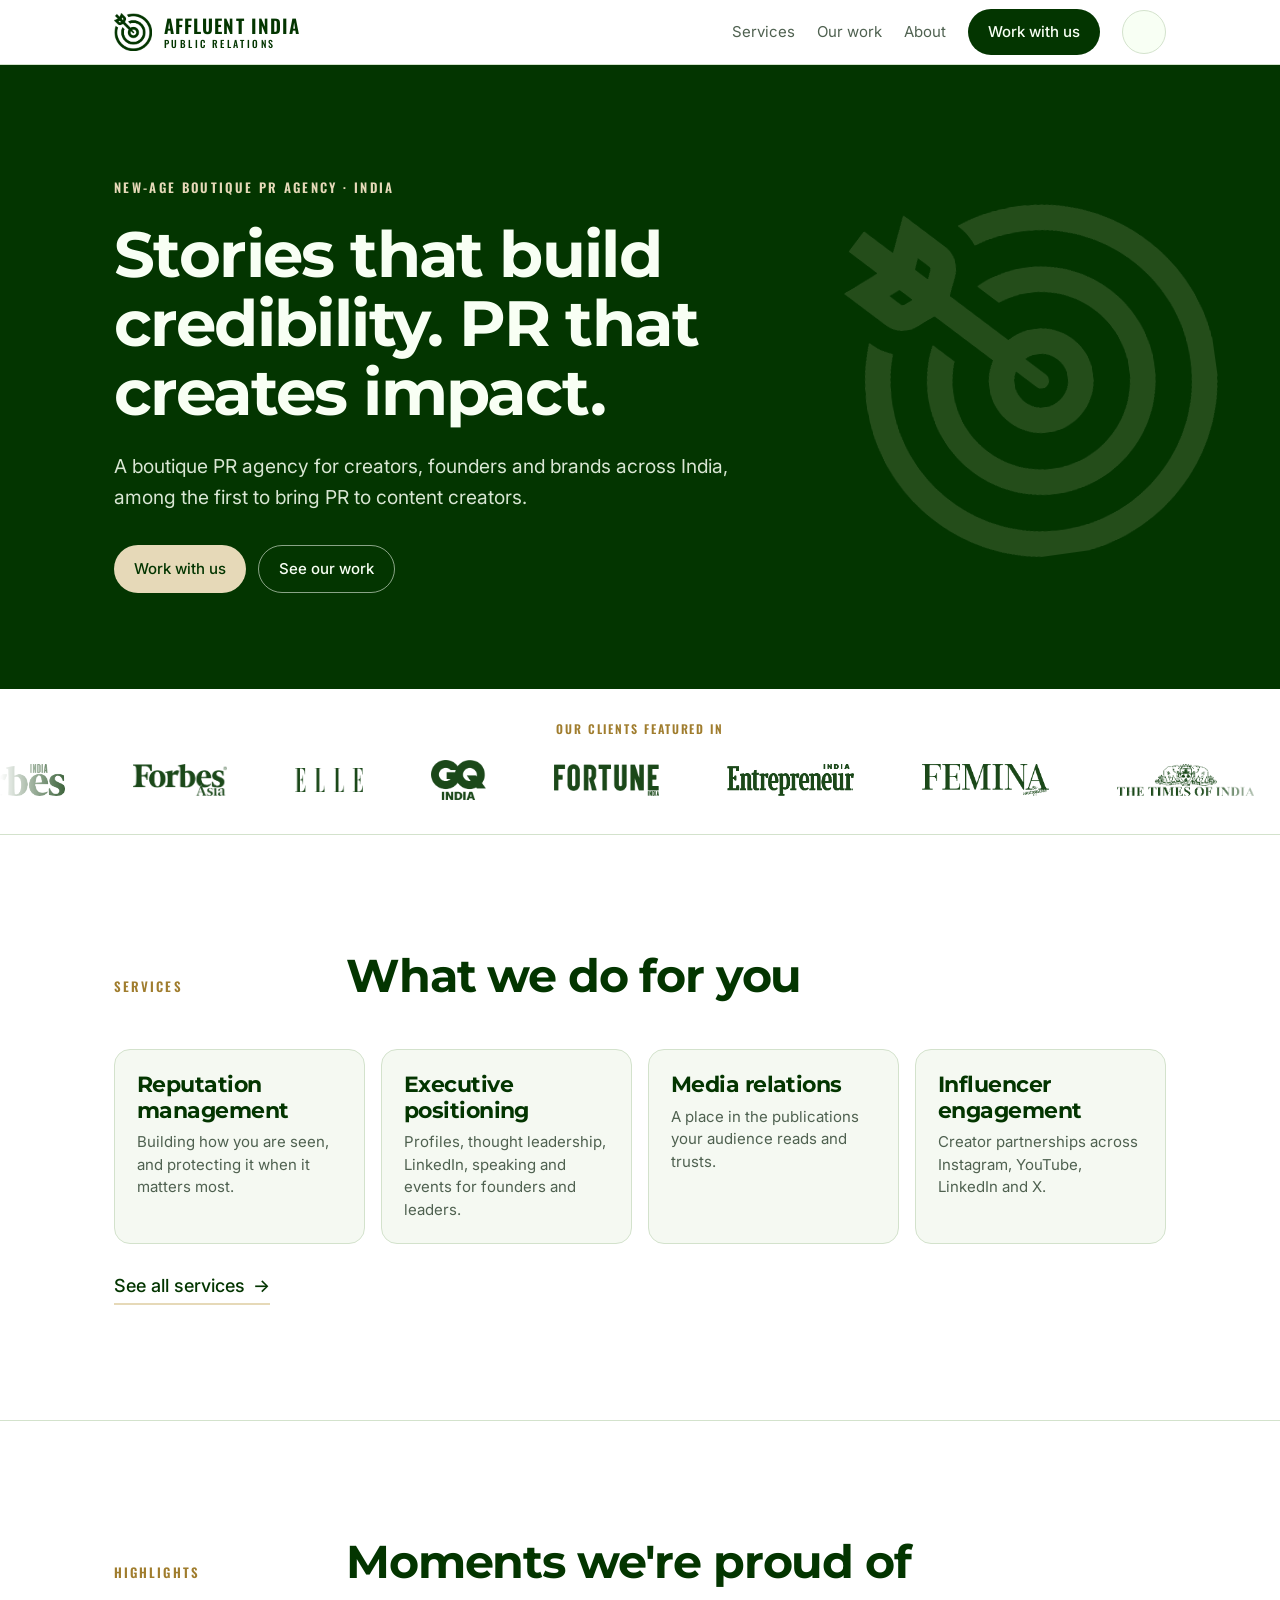
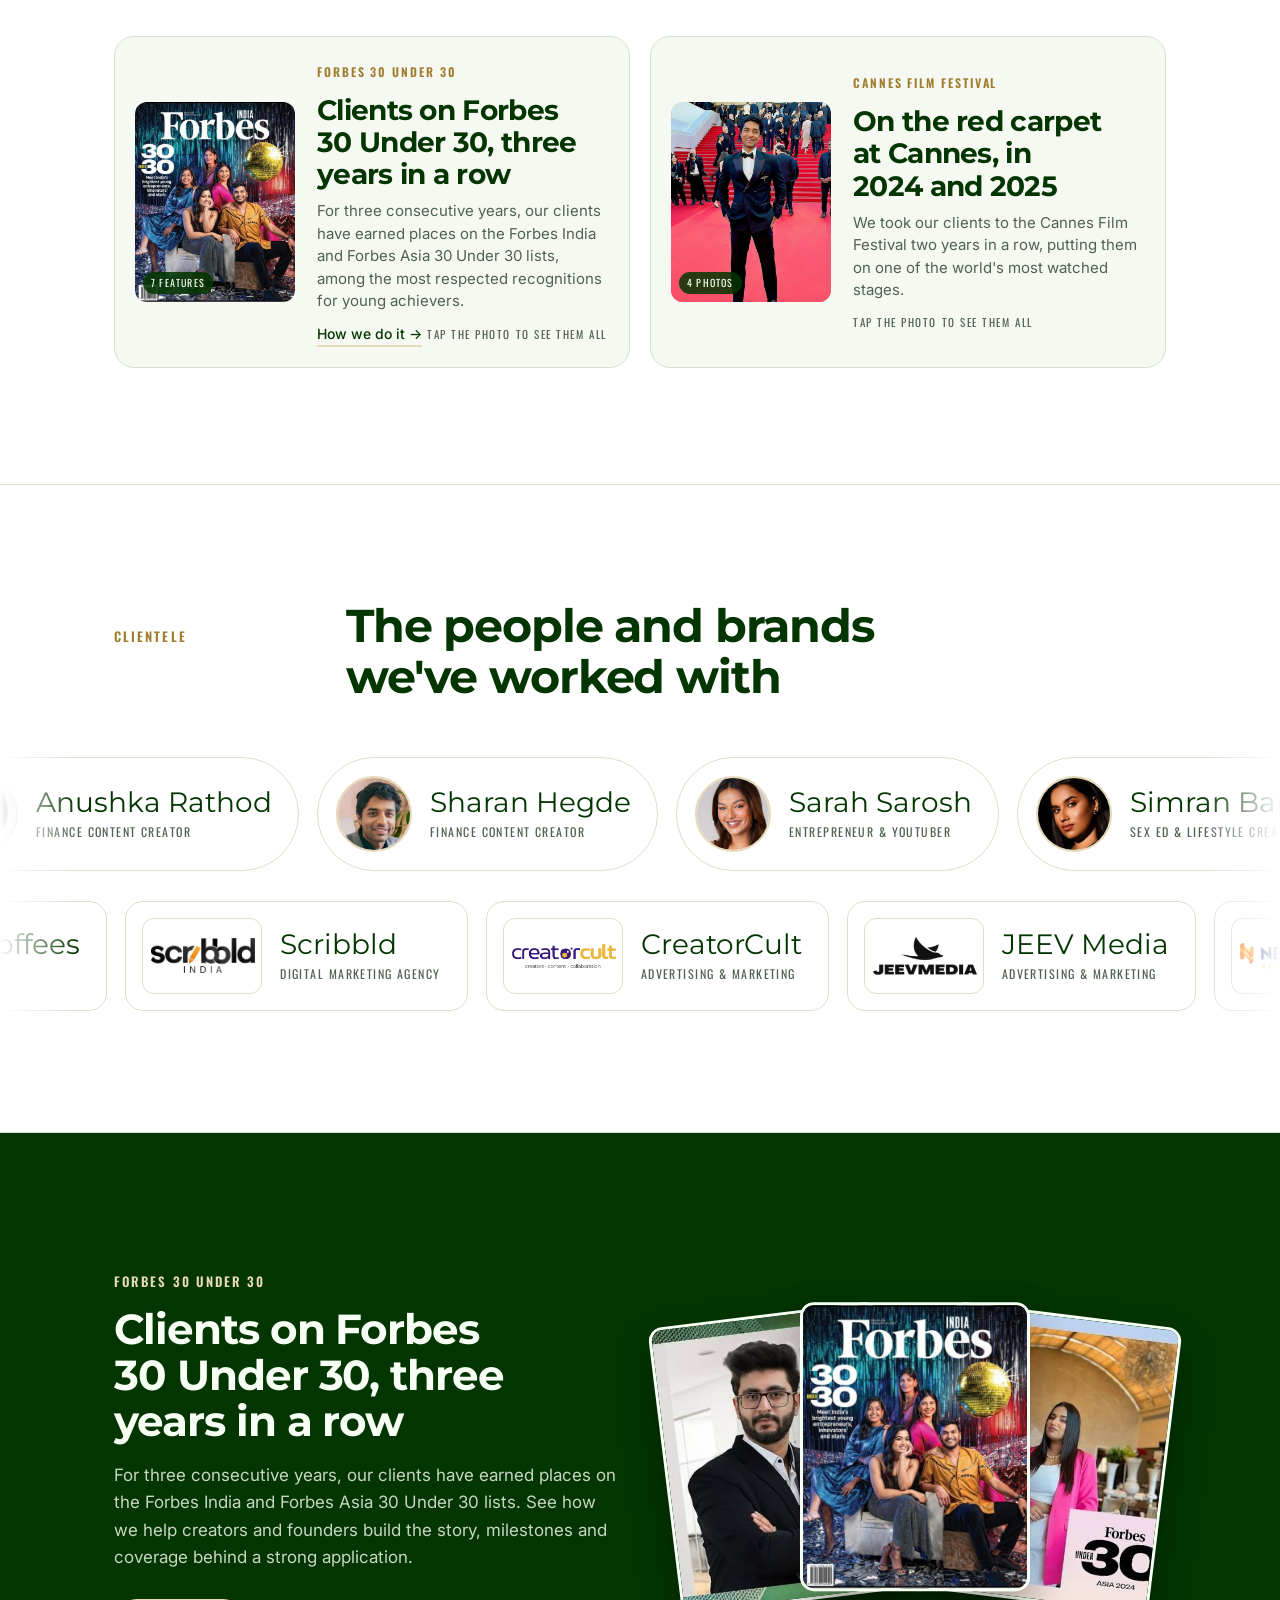
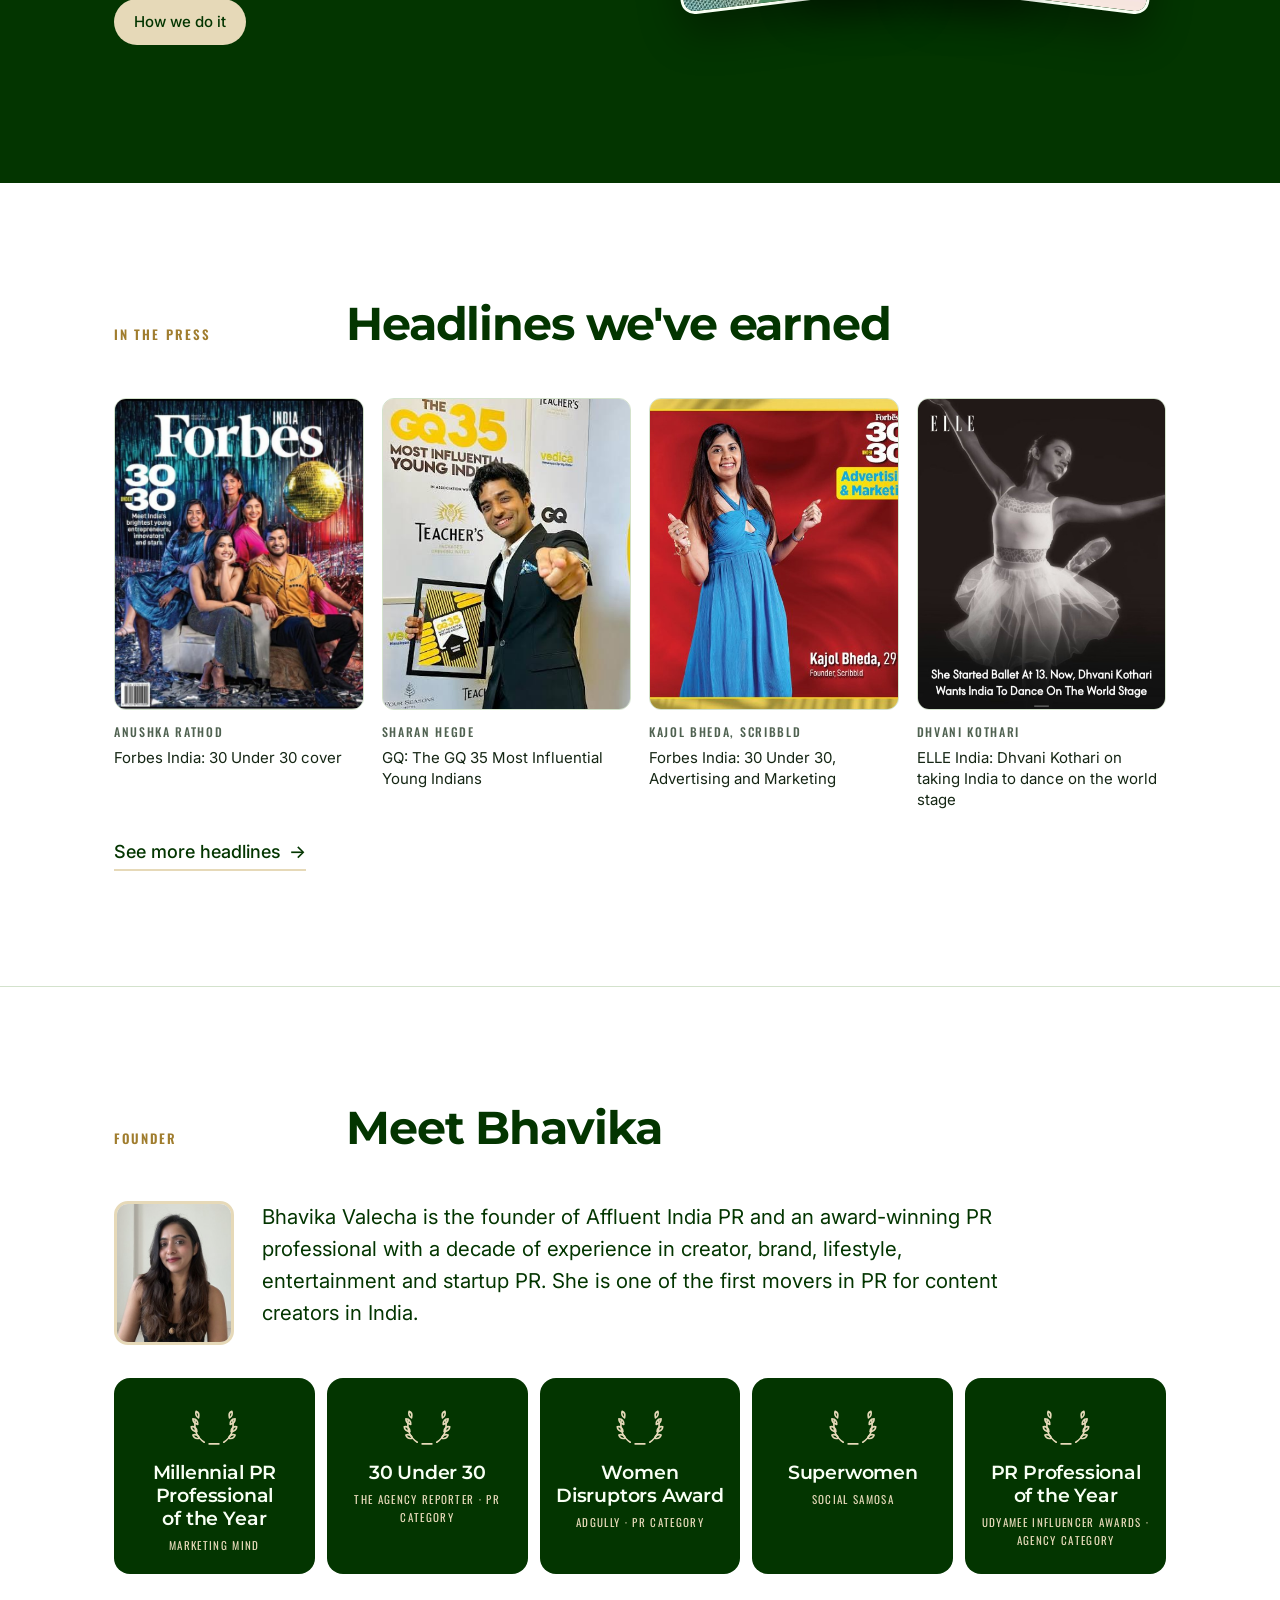
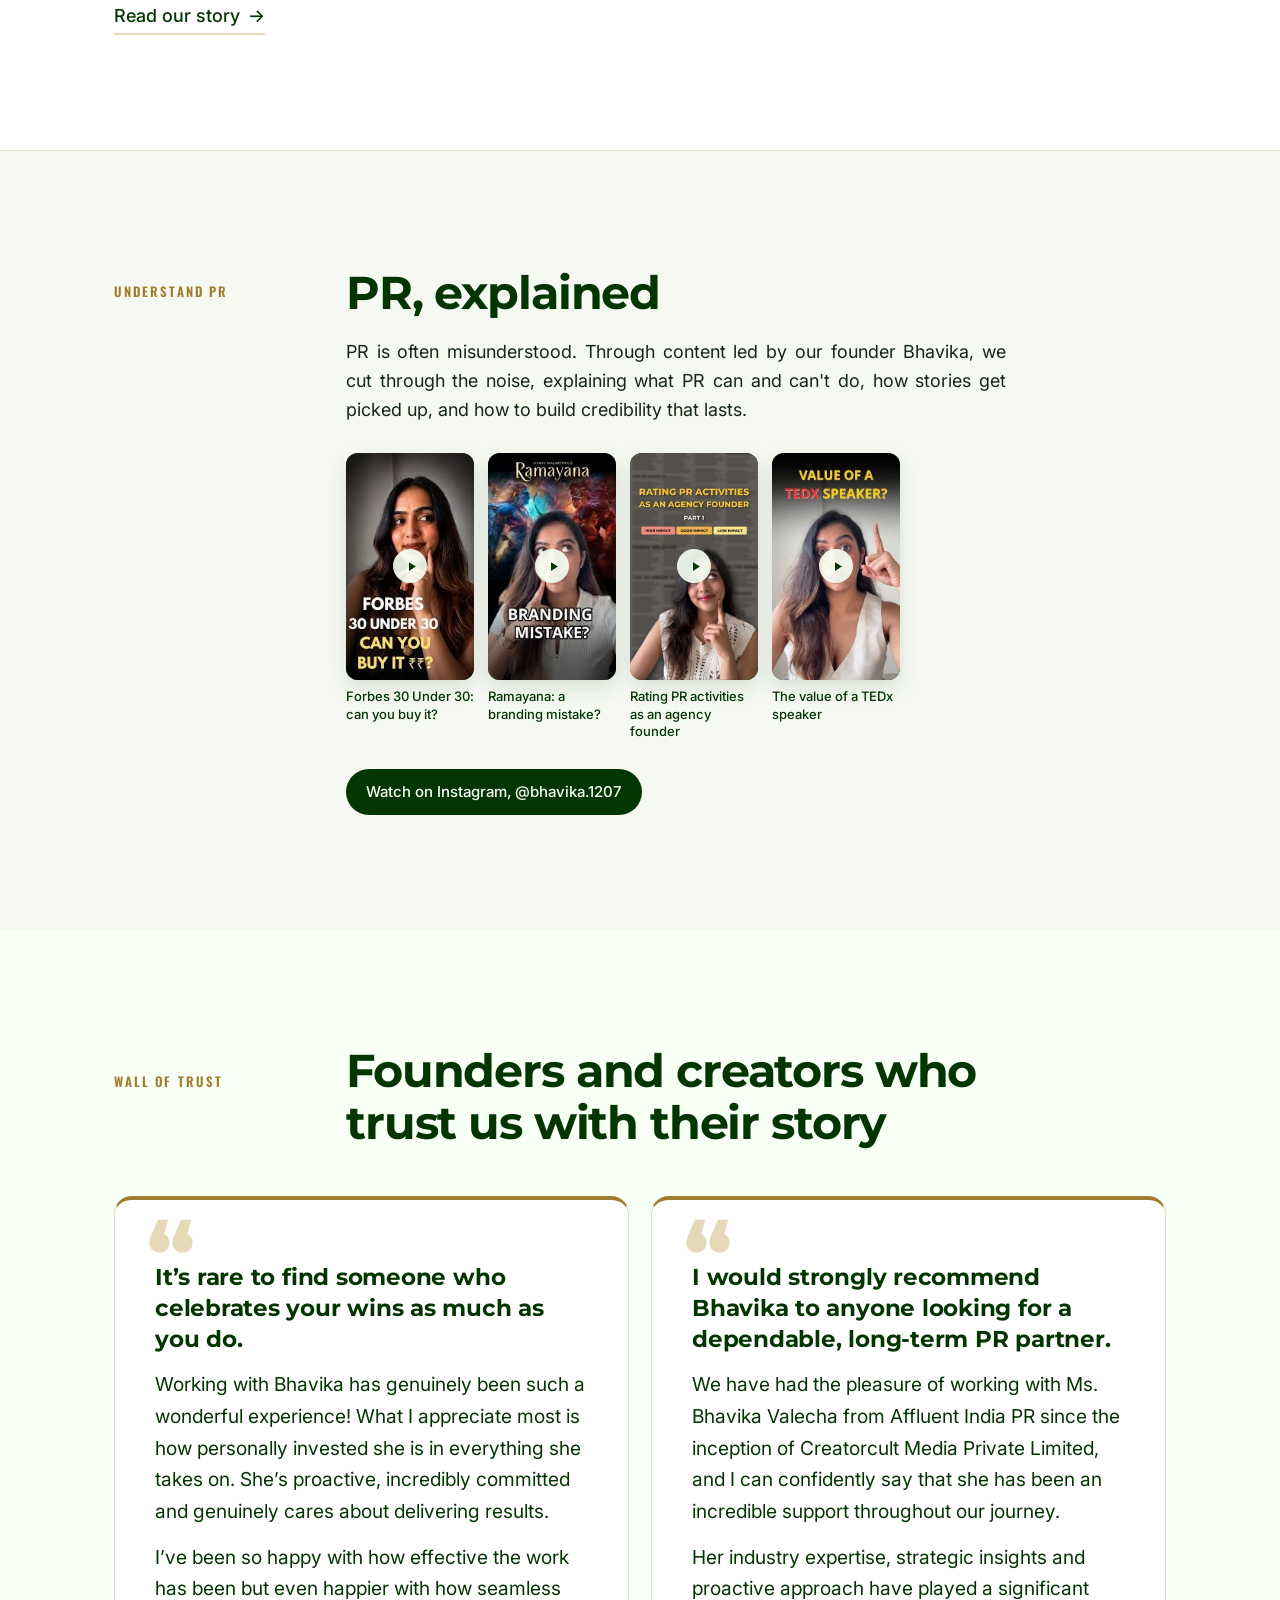
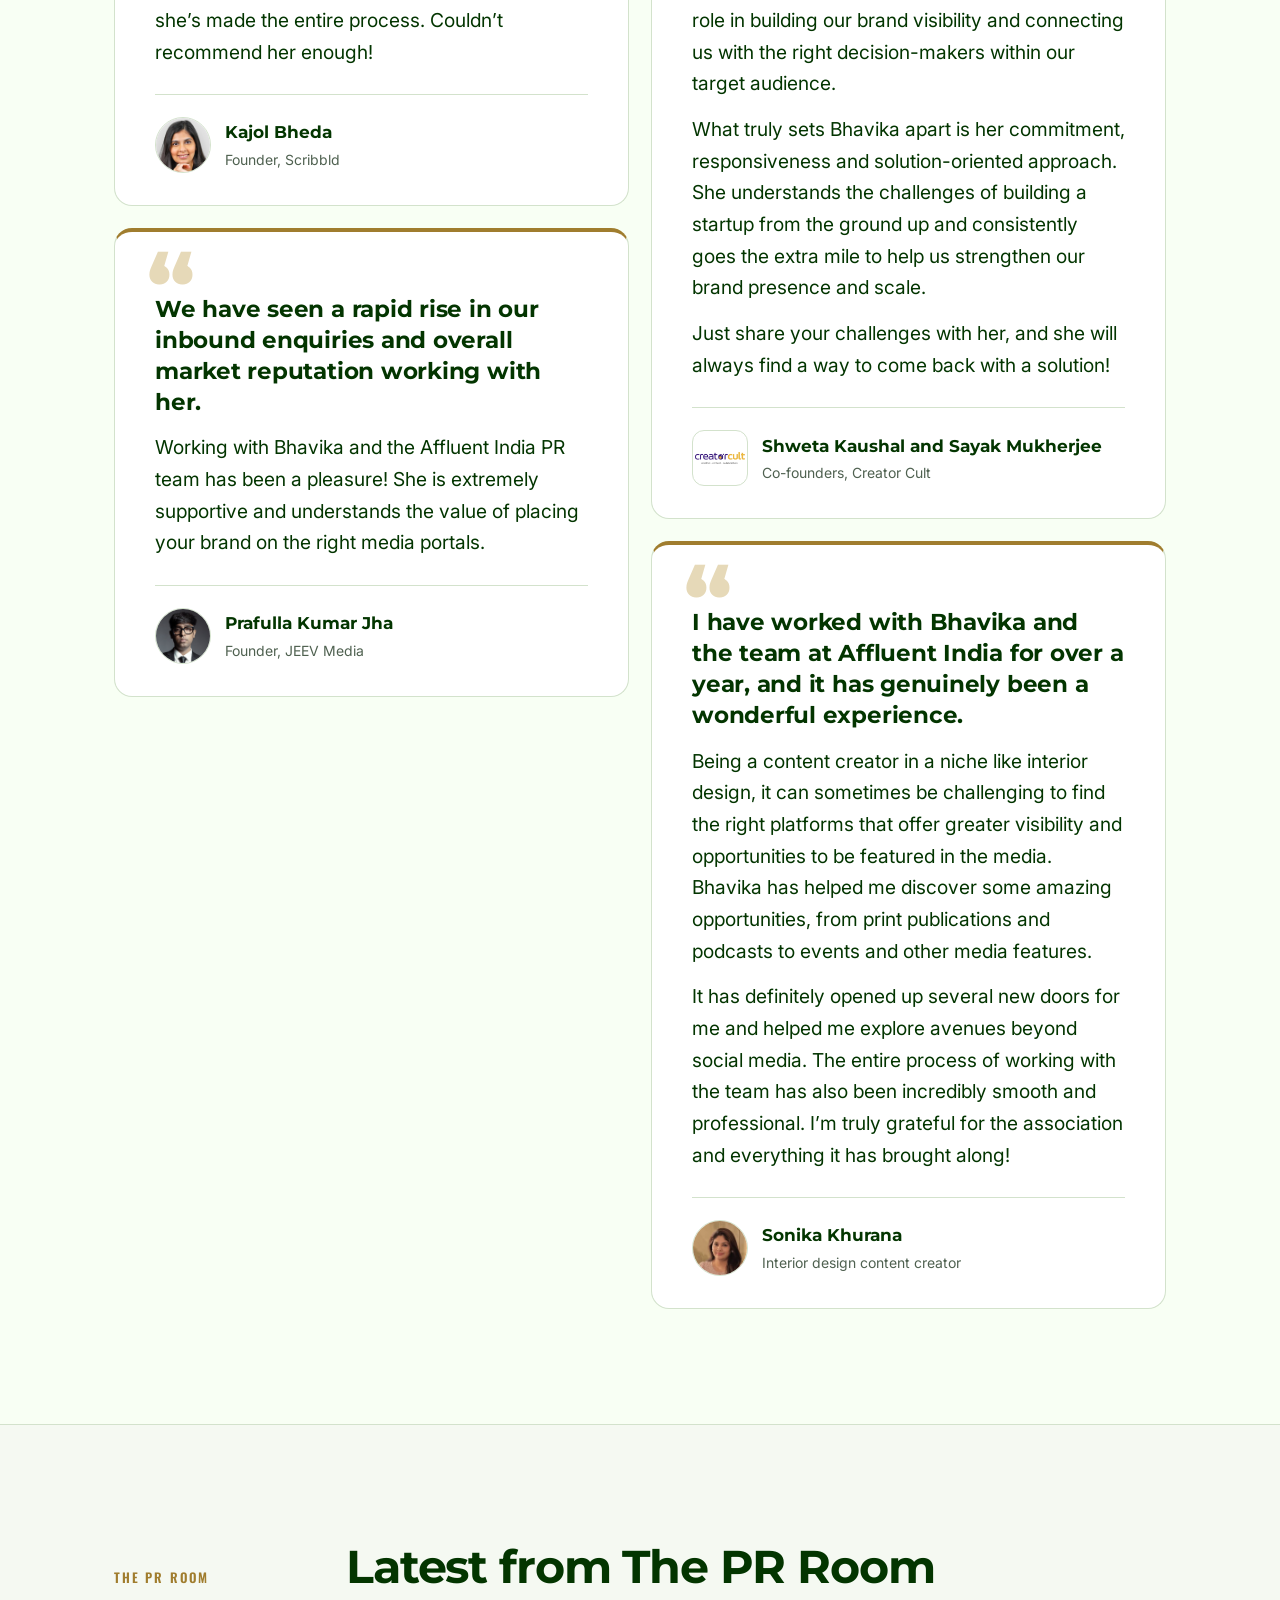
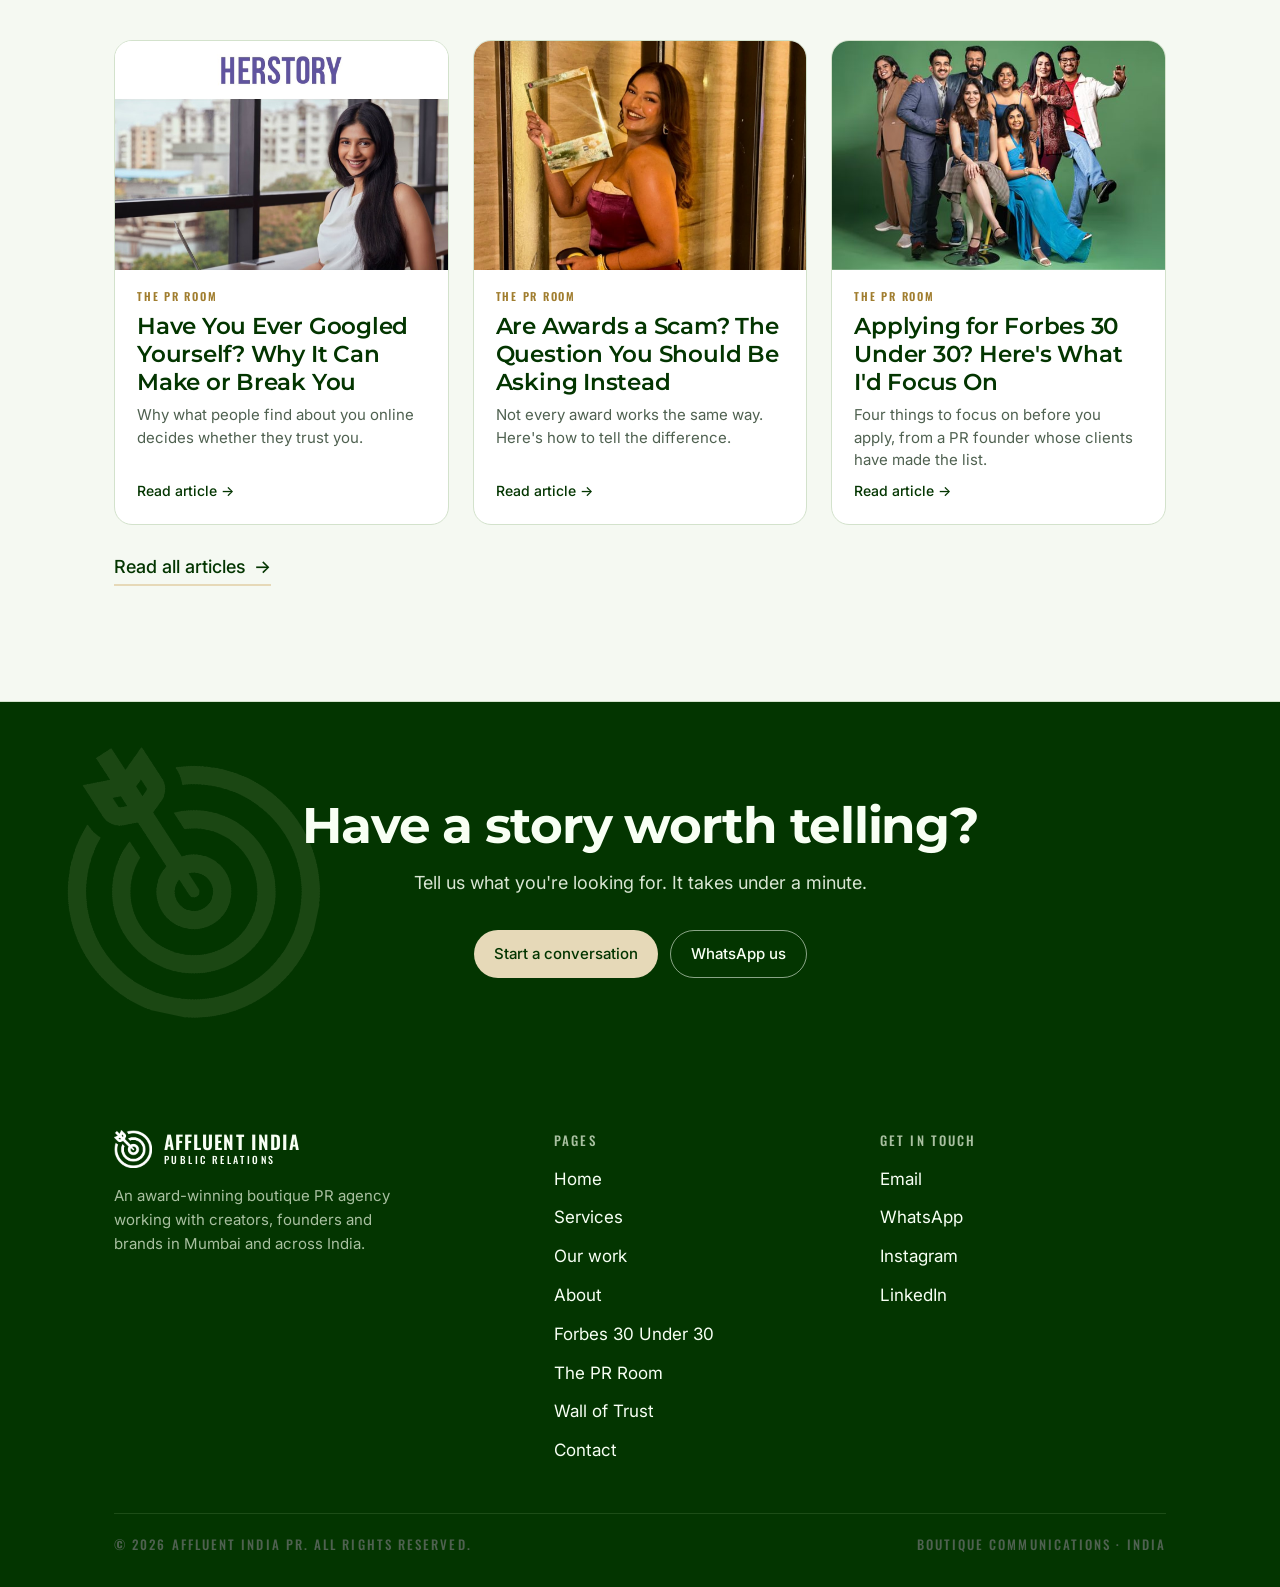
<file: index.html>
<!DOCTYPE html>
<html lang="en">
<head>
<script async src="https://www.googletagmanager.com/gtm.js?id=GTM-53NDWTKK"></script>
<script>
  window.dataLayer = window.dataLayer || [];
  function gtag(){dataLayer.push(arguments);}
  gtag('js', new Date());
</script>
<meta charset="utf-8">
<meta name="viewport" content="width=device-width, initial-scale=1">
<title>Affluent India PR | Award-Winning PR Agency for Creators, Founders &amp; Brands in India</title>
<meta name="description" content="Award-winning boutique PR agency with clients on Forbes 30 Under 30 lists three years in a row, Cannes red carpets and coverage in ELLE, GQ and Forbes. PR for creators, founders and brands in Mumbai and across India.">
<meta property="og:title" content="Affluent India PR | Award-Winning PR Agency for Creators, Founders &amp; Brands in India">
<meta property="og:description" content="Award-winning boutique PR agency with clients on Forbes 30 Under 30 lists three years in a row, Cannes red carpets and coverage in ELLE, GQ and Forbes. PR for creators, founders and brands in Mumbai and across India.">
<meta property="og:type" content="website">
<meta property="og:url" content="https://affluentindiapr.com/">
<meta property="og:image" content="https://affluentindiapr.com/share.jpg">
<meta property="og:site_name" content="Affluent India PR">
<meta name="twitter:card" content="summary_large_image">
<meta property="og:image:width" content="1200">
<meta property="og:image:height" content="630">
<meta name="theme-color" content="#033500">
<link rel="icon" type="image/png" href="mark.png">
<script type="application/ld+json">
{
  "@context": "https://schema.org",
  "@type": "ProfessionalService",
  "name": "Affluent India PR",
  "alternateName": "Affluent India Public Relations",
  "description": "Boutique communications agency for creators, startups and lifestyle brands.",
  "email": "bhavika@affluentindiapr.com",
  "telephone": "+91 98908 66324",
  "founder": {"@type": "Person", "name": "Bhavika Valecha", "jobTitle": "Founder of Affluent India PR; PR and reputation content creator and educator", "url": "https://www.instagram.com/bhavika.1207", "award": ["Millennial PR Professional of the Year, Marketing Mind", "30 Under 30, PR category, The Agency Reporter", "Women Disruptors Award, PR category, Adgully", "Superwomen, Social Samosa", "PR Professional of the Year (Agency), Udyamee Influencer Awards"]},
  "knowsAbout": ["Public relations", "PR for content creators", "Startup PR", "Influencer marketing", "Reputation management", "Executive positioning", "Media relations"],
  "areaServed": "India",
  "sameAs": ["https://www.instagram.com/affluentindiapr", "https://www.linkedin.com/company/affluent-india-public-relations/", "https://www.instagram.com/bhavika.1207"]
}
</script>
<link rel="preconnect" href="https://fonts.googleapis.com">
<link rel="preconnect" href="https://fonts.gstatic.com" crossorigin>
<link href="https://fonts.googleapis.com/css2?family=Montserrat:ital,wght@0,500..800;1,500..700&family=Inter:wght@300;400;500;600&family=Oswald:wght@400;500;600&display=swap" rel="stylesheet">
<link rel="stylesheet" href="site.css">
</head>
<body data-page="index">

<header class="nav">
  <div class="wrap">
    <a class="brand" href="index.html" aria-label="Affluent India Public Relations, home"><img src="mark.png" alt=""><span class="wm"><b>AFFLUENT INDIA</b><small>PUBLIC RELATIONS</small></span></a>
    <nav aria-label="Main">
      <a href="services.html">Services</a>
      <a href="work.html">Our work</a>
      <a href="about.html">About</a>
      <a class="btn" href="contact.html">Work with us</a>
      <button type="button" class="menu-btn" id="menu-btn" aria-expanded="false" aria-controls="menu" aria-label="Open menu"><span></span><span></span><span></span></button>
    </nav>
  </div>
  <div class="menu" id="menu" hidden>
    <ul class="wrap">
        <li><a href="index.html" aria-current="page">Home</a></li>
        <li><a href="services.html">Services</a></li>
        <li><a href="work.html">Our work</a></li>
        <li><a href="about.html">About</a></li>
        <li><a href="forbes-30-under-30.html">Forbes 30 Under 30</a></li>
        <li><a href="the-pr-room.html">The PR Room</a></li>
        <li><a href="testimonials.html">Wall of Trust</a></li>
        <li><a href="contact.html">Contact</a></li>
    </ul>
  </div>
</header>

<main id="top">
  <section class="band">
    <div class="wrap">
      <span class="band-eyebrow">New-age boutique PR agency · India</span>
      <h1>Stories that build credibility. PR that creates <em>impact</em>.</h1>
      <p class="band-sub">A boutique PR agency for creators, founders and brands across India, among the first to bring PR to content creators.</p>
      <div class="band-actions"><a class="btn btn-light" href="contact.html">Work with us</a><a class="btn btn-ghost-light" href="work.html">See our work</a></div>
    </div>
  </section>

  <section class="featured" aria-label="Publications our clients have been featured in">
    <div class="wrap">
      <span class="featured-label">Our clients featured in</span>
    </div>
    <div class="marquee pub-marquee" aria-label="Publications">
      <div class="track"><ul class="m-list pub-list">
        <li class="pub"><img src="forbes-india.png" alt="Forbes India" class="pl-forbes-india" loading="lazy"></li>
        <li class="pub"><img src="forbes-asia.png" alt="Forbes Asia" class="pl-forbes-asia" loading="lazy"></li>
        <li class="pub"><img src="elle.png" alt="ELLE" class="pl-elle" loading="lazy"></li>
        <li class="pub"><img src="gq-india.png" alt="GQ India" class="pl-gq-india" loading="lazy"></li>
        <li class="pub"><img src="fortune.png" alt="Fortune India" class="pl-fortune" loading="lazy"></li>
        <li class="pub"><img src="entrepreneur.png" alt="Entrepreneur India" class="pl-entrepreneur" loading="lazy"></li>
        <li class="pub"><img src="femina.png" alt="Femina" class="pl-femina" loading="lazy"></li>
        <li class="pub"><img src="times-of-india.png" alt="The Times of India" class="pl-times-of-india" loading="lazy"></li>
        <li class="pub"><img src="et-now.png" alt="ET Now" class="pl-et-now" loading="lazy"></li>
        <li class="pub"><img src="cnn-news18.png" alt="CNN-News18" class="pl-cnn-news18" loading="lazy"></li>
        <li class="pub"><img src="forbes-india.png" alt="Forbes India" class="pl-forbes-india" loading="lazy"></li>
        <li class="pub"><img src="forbes-asia.png" alt="Forbes Asia" class="pl-forbes-asia" loading="lazy"></li>
        <li class="pub"><img src="elle.png" alt="ELLE" class="pl-elle" loading="lazy"></li>
        <li class="pub"><img src="gq-india.png" alt="GQ India" class="pl-gq-india" loading="lazy"></li>
        <li class="pub"><img src="fortune.png" alt="Fortune India" class="pl-fortune" loading="lazy"></li>
        <li class="pub"><img src="entrepreneur.png" alt="Entrepreneur India" class="pl-entrepreneur" loading="lazy"></li>
        <li class="pub"><img src="femina.png" alt="Femina" class="pl-femina" loading="lazy"></li>
        <li class="pub"><img src="times-of-india.png" alt="The Times of India" class="pl-times-of-india" loading="lazy"></li>
        <li class="pub"><img src="et-now.png" alt="ET Now" class="pl-et-now" loading="lazy"></li>
        <li class="pub"><img src="cnn-news18.png" alt="CNN-News18" class="pl-cnn-news18" loading="lazy"></li>
      </ul></div>
    </div>
  </section>

  <section class="block svc-sum">
    <div class="wrap">
      <div class="sec-head">
        <div class="label">Services</div>
        <h2>What we <em>do</em> for you</h2>
      </div>
      <div class="sum-grid">
        <div class="sum"><h3>Reputation management</h3><p>Building how you are seen, and protecting it when it matters most.</p></div>
        <div class="sum"><h3>Executive positioning</h3><p>Profiles, thought leadership, LinkedIn, speaking and events for founders and leaders.</p></div>
        <div class="sum"><h3>Media relations</h3><p>A place in the publications your audience reads and trusts.</p></div>
        <div class="sum"><h3>Influencer engagement</h3><p>Creator partnerships across Instagram, YouTube, LinkedIn and X.</p></div>
      </div>
      <a class="more" href="services.html">See all services <span aria-hidden="true">→</span></a>
    </div>
  </section>

  <section class="block milestones" id="milestones">
    <div class="wrap">
      <div class="sec-head">
        <div class="label">Highlights</div>
        <h2>Moments we're <em>proud of</em></h2>
      </div>
      <div class="ms-grid">
        <article class="ms">
          <button type="button" class="ms-media ms-slides" aria-label="View all Forbes 30 Under 30 features"><img src="anushka-1.jpg" alt="Anushka Rathod, Forbes India 30 Under 30 cover" data-who="Anushka Rathod" data-cap="Forbes India 30 Under 30 cover" class="on"><img src="scribbld-1.jpg" alt="Kajol Bheda, Scribbld, Forbes India 30 Under 30" data-who="Kajol Bheda, Scribbld" data-cap="Forbes India 30 Under 30"><img src="forbes-rohith.jpg" alt="Rohith Reji, Neokred, Forbes 30 Under 30 Asia 2025" data-who="Rohith Reji, Neokred" data-cap="Forbes 30 Under 30 Asia 2025"><img src="forbes-simran.jpg" alt="Simran Jain, Forbes 30 Under 30 Asia 2024" data-who="Simran Jain" data-cap="Forbes 30 Under 30 Asia 2024"><img src="forbes-shivam.jpg" alt="Shivam Budhiraja, Forbes 30 Under 30 Asia 2026" data-who="Shivam Budhiraja" data-cap="Forbes 30 Under 30 Asia 2026"><img src="anushka-2.jpg" alt="Anushka Rathod, Forbes 30 Under 30 Asia 2024" data-who="Anushka Rathod" data-cap="Forbes 30 Under 30 Asia 2024"><img src="scribbld-3.jpg" alt="Forbes India, The 30 Under 30 class" data-who="Forbes India" data-cap="The 30 Under 30 class"><span class="ms-count">7 features</span></button>
          <div class="ms-body">
            <span class="ms-kicker">Forbes 30 Under 30</span>
            <h3>Clients on Forbes 30 Under 30, three years in a row</h3>
            <p>For three consecutive years, our clients have earned places on the Forbes India and Forbes Asia 30 Under 30 lists, among the most respected recognitions for young achievers.</p>
            <a class="ms-link" href="forbes-30-under-30.html">How we do it <span aria-hidden="true">→</span></a>
            <span class="ms-hint">Tap the photo to see them all</span>
          </div>
        </article>
        <article class="ms">
          <button type="button" class="ms-media ms-slides" aria-label="View Cannes red carpet photos" style="background:#0a420a url(cannes-sharan.jpg) center top / cover no-repeat"><img src="cannes-sharan.jpg" alt="Sharan Hegde at Cannes" data-who="Sharan Hegde" data-cap="Cannes Film Festival" class="on"><img src="cannes-sarah.jpg" alt="Sarah Sarosh at Cannes" data-who="Sarah Sarosh" data-cap="Cannes Film Festival"><img src="cannes-simran.jpg" alt="Simran Balar Jain at Cannes" data-who="Simran Balar Jain" data-cap="Cannes Film Festival"><img src="cannes-bhavika.jpg" alt="Bhavika Valecha at Cannes" data-who="Bhavika Valecha" data-cap="On the red carpet with our clients"><span class="ms-count">4 photos</span></button>
          <div class="ms-body">
            <span class="ms-kicker">Cannes Film Festival</span>
            <h3>On the red carpet at Cannes, in 2024 and 2025</h3>
            <p>We took our clients to the Cannes Film Festival two years in a row, putting them on one of the world's most watched stages.</p>
            <span class="ms-hint">Tap the photo to see them all</span>
          </div>
        </article>
      </div>
    </div>
  </section>

  <section class="block clients" id="clients">
    <div class="wrap">
      <div class="sec-head">
        <div class="label">Clientele</div>
        <h2>The people and brands <em>we've worked with</em></h2>
      </div>
    </div>
    <div class="marquee" aria-label="Creators and personalities">
      <div class="track"><ul class="m-list">
        <li class="card person"><span class="face"><img src="anushka.jpg" alt="" loading="lazy"></span><span class="txt"><span class="name">Anushka Rathod</span><span class="what">Finance content creator</span></span></li>
<li class="card person"><span class="face"><img src="sharan.jpg" alt="" loading="lazy"></span><span class="txt"><span class="name">Sharan Hegde</span><span class="what">Finance content creator</span></span></li>
<li class="card person"><span class="face"><img src="sarah.jpg" alt="" loading="lazy"></span><span class="txt"><span class="name">Sarah Sarosh</span><span class="what">Entrepreneur & YouTuber</span></span></li>
<li class="card person"><span class="face"><img src="simran.jpg" alt="" loading="lazy"></span><span class="txt"><span class="name">Simran Balar Jain</span><span class="what">Sex ed & lifestyle creator</span></span></li>
<li class="card person"><span class="face"><img src="dhvani.jpg" alt="" loading="lazy"></span><span class="txt"><span class="name">Dhvani Kothari</span><span class="what">Founder, National Ballet School of India</span></span></li>
<li class="card person"><span class="face"><img src="shivam.jpg" alt="" loading="lazy"></span><span class="txt"><span class="name">Shivam Budhiraja</span><span class="what">Content creator</span></span></li>
<li class="card person"><span class="face"><img src="tanya.jpg" alt="" loading="lazy"></span><span class="txt"><span class="name">Tanya Mehra</span><span class="what">Mom influencer</span></span></li>
<li class="card person"><span class="face"><img src="alfiya.jpg" alt="" loading="lazy"></span><span class="txt"><span class="name">Alfiya Karim Khan</span><span class="what">Modest fashion creator</span></span></li>
<li class="card person"><span class="face"><img src="sonika.jpg" alt="" loading="lazy"></span><span class="txt"><span class="name">Sonika Khurana</span><span class="what">Interior design educator</span></span></li>
<li class="card person"><span class="face"><img src="kiara.jpg" alt="" loading="lazy"></span><span class="txt"><span class="name">Kiara</span><span class="what">Artist, music producer & composer</span></span></li>
      </ul></div>
    </div>
    <div class="marquee reverse" aria-label="Brands, startups and hospitality">
      <div class="track"><ul class="m-list">
        <li class="card brandcard"><span class="logo"><img src="scribbld.png" alt="" loading="lazy"></span><span class="txt"><span class="name">Scribbld</span><span class="what">Digital marketing agency</span></span></li>
<li class="card brandcard"><span class="logo"><img src="creatorcult.png" alt="" loading="lazy"></span><span class="txt"><span class="name">CreatorCult</span><span class="what">Advertising &amp; marketing</span></span></li>
<li class="card brandcard"><span class="logo"><img src="jeevmedia.png" alt="" loading="lazy"></span><span class="txt"><span class="name">JEEV Media</span><span class="what">Advertising &amp; marketing</span></span></li>
<li class="card brandcard"><span class="logo"><img src="neokred.png" alt="" loading="lazy"></span><span class="txt"><span class="name">Neokred</span><span class="what">SaaS startup</span></span></li>
<li class="card brandcard"><span class="logo"><img src="myfandom.png" alt="" loading="lazy"></span><span class="txt"><span class="name">MyFandom</span><span class="what">Premium merchandise</span></span></li>
<li class="card brandcard"><span class="logo"><img src="runfrenzy.png" alt="" loading="lazy"></span><span class="txt"><span class="name">Run Frenzy</span><span class="what">Production agency</span></span></li>
<li class="card brandcard"><span class="logo"><img src="thepark.png" alt="" loading="lazy"></span><span class="txt"><span class="name">The Park Hotel Navi Mumbai</span><span class="what">Hospitality</span></span></li>
<li class="card brandcard"><span class="logo"><img src="uma.png" alt="" loading="lazy"></span><span class="txt"><span class="name">Uma by the Sea</span><span class="what">Café and restaurant</span></span></li>
<li class="card brandcard"><span class="logo"><img src="tts.png" alt="" loading="lazy"></span><span class="txt"><span class="name">Tint, Tone and Shade Interiors</span><span class="what">Interior design studio</span></span></li>
<li class="card brandcard"><span class="logo"><img src="impulse.png" alt="" loading="lazy"></span><span class="txt"><span class="name">Impulse Coffees</span><span class="what">Beverage brand</span></span></li>
<li class="card brandcard"><span class="logo"><img src="scribbld.png" alt="" loading="lazy"></span><span class="txt"><span class="name">Scribbld</span><span class="what">Digital marketing agency</span></span></li>
<li class="card brandcard"><span class="logo"><img src="creatorcult.png" alt="" loading="lazy"></span><span class="txt"><span class="name">CreatorCult</span><span class="what">Advertising &amp; marketing</span></span></li>
<li class="card brandcard"><span class="logo"><img src="jeevmedia.png" alt="" loading="lazy"></span><span class="txt"><span class="name">JEEV Media</span><span class="what">Advertising &amp; marketing</span></span></li>
<li class="card brandcard"><span class="logo"><img src="neokred.png" alt="" loading="lazy"></span><span class="txt"><span class="name">Neokred</span><span class="what">SaaS startup</span></span></li>
<li class="card brandcard"><span class="logo"><img src="myfandom.png" alt="" loading="lazy"></span><span class="txt"><span class="name">MyFandom</span><span class="what">Premium merchandise</span></span></li>
<li class="card brandcard"><span class="logo"><img src="runfrenzy.png" alt="" loading="lazy"></span><span class="txt"><span class="name">Run Frenzy</span><span class="what">Production agency</span></span></li>
<li class="card brandcard"><span class="logo"><img src="thepark.png" alt="" loading="lazy"></span><span class="txt"><span class="name">The Park Hotel Navi Mumbai</span><span class="what">Hospitality</span></span></li>
<li class="card brandcard"><span class="logo"><img src="uma.png" alt="" loading="lazy"></span><span class="txt"><span class="name">Uma by the Sea</span><span class="what">Café and restaurant</span></span></li>
<li class="card brandcard"><span class="logo"><img src="tts.png" alt="" loading="lazy"></span><span class="txt"><span class="name">Tint, Tone and Shade Interiors</span><span class="what">Interior design studio</span></span></li>
<li class="card brandcard"><span class="logo"><img src="impulse.png" alt="" loading="lazy"></span><span class="txt"><span class="name">Impulse Coffees</span><span class="what">Beverage brand</span></span></li>
      </ul></div>
    </div>
  </section>

  <section class="home-forbes">
    <div class="wrap hf-grid">
      <div class="hf-copy">
        <div class="label">Forbes 30 Under 30</div>
        <h2>Clients on Forbes 30 Under 30, <em>three years in a row</em></h2>
        <p>For three consecutive years, our clients have earned places on the Forbes India and Forbes Asia 30 Under 30 lists. See how we help creators and founders build the story, milestones and coverage behind a strong application.</p>
        <a class="btn btn-light" href="forbes-30-under-30.html">How we do it</a>
      </div>
      <a class="hf-pics" href="forbes-30-under-30.html" aria-label="Forbes 30 Under 30 clients">
        <img src="forbes-shivam.jpg" alt="Shivam Budhiraja, Forbes 30 Under 30 Asia 2026" loading="lazy">
        <img src="anushka-1.jpg" alt="Anushka Rathod, Forbes India 30 Under 30 cover" loading="lazy">
        <img src="forbes-simran.jpg" alt="Simran Jain, Forbes 30 Under 30 Asia 2024" loading="lazy">
      </a>
    </div>
  </section>

  <section class="block hl">
    <div class="wrap">
      <div class="sec-head">
        <div class="label">In the press</div>
        <h2>Headlines we've <em>earned</em></h2>
      </div>
      <div class="hl-grid">
        <button type="button" class="hl-card" data-src="anushka-1.jpg" data-who="Anushka Rathod" data-cap="Forbes India: 30 Under 30 cover"><span class="hl-img"><img src="anushka-1.jpg" alt="Anushka Rathod, Forbes India: 30 Under 30 cover" loading="lazy"></span><span class="hl-who">Anushka Rathod</span><span class="hl-cap">Forbes India: 30 Under 30 cover</span></button>
        <button type="button" class="hl-card" data-src="sharan-2.jpg" data-who="Sharan Hegde" data-cap="GQ: The GQ 35 Most Influential Young Indians"><span class="hl-img"><img src="sharan-2.jpg" alt="Sharan Hegde, GQ: The GQ 35 Most Influential Young Indians" loading="lazy"></span><span class="hl-who">Sharan Hegde</span><span class="hl-cap">GQ: The GQ 35 Most Influential Young Indians</span></button>
        <button type="button" class="hl-card" data-src="scribbld-1.jpg" data-who="Kajol Bheda, Scribbld" data-cap="Forbes India: 30 Under 30, Advertising and Marketing"><span class="hl-img"><img src="scribbld-1.jpg" alt="Kajol Bheda, Scribbld, Forbes India: 30 Under 30, Advertising and Marketing" loading="lazy"></span><span class="hl-who">Kajol Bheda, Scribbld</span><span class="hl-cap">Forbes India: 30 Under 30, Advertising and Marketing</span></button>
        <button type="button" class="hl-card" data-src="dhvani-1.jpg" data-who="Dhvani Kothari" data-cap="ELLE India: Dhvani Kothari on taking India to dance on the world stage"><span class="hl-img"><img src="dhvani-1.jpg" alt="Dhvani Kothari, ELLE India: Dhvani Kothari on taking India to dance on the world stage" loading="lazy"></span><span class="hl-who">Dhvani Kothari</span><span class="hl-cap">ELLE India: Dhvani Kothari on taking India to dance on the world stage</span></button>
      </div>
      <a class="more" href="work.html#press">See more headlines <span aria-hidden="true">→</span></a>
    </div>
  </section>

  <section class="block about-sum">
    <div class="wrap">
      <div class="sec-head">
        <div class="label">Founder</div>
        <h2>Meet <em>Bhavika</em></h2>
      </div>
      <div class="as-grid">
        <img class="as-photo" src="bhavika-sm.jpg" alt="Bhavika Valecha" width="100" height="120">
        <div>
          <p class="as-text">Bhavika Valecha is the founder of Affluent India PR and an award-winning PR professional with a decade of experience in creator, brand, lifestyle, entertainment and startup PR. She is one of the first movers in PR for content creators in India.</p>
        </div>
      </div>
      <div class="awards awards-row">
        <div class="label awards-label">Awards &amp; recognition</div>
        <div class="award award-top"><svg class="laurel" viewBox="0 0 64 64" aria-hidden="true"><path d="M20 52c-9-6-13-16-11-28"/><path d="M44 52c9-6 13-16 11-28"/><path d="M12 30c-4-1-6-4-6-7 4 0 6 3 6 7z"/><path d="M11 39c-4 0-7-3-7-6 4-1 7 2 7 6z"/><path d="M14 47c-4 1-7-1-8-4 4-1 7 1 8 4z"/><path d="M13 22c-3-2-4-5-3-8 3 1 4 4 3 8z"/><path d="M52 30c4-1 6-4 6-7-4 0-6 3-6 7z"/><path d="M53 39c4 0 7-3 7-6-4-1-7 2-7 6z"/><path d="M50 47c4 1 7-1 8-4-4-1-7 1-8 4z"/><path d="M51 22c3-2 4-5 3-8-3 1-4 4-3 8z"/><path d="M26 54h12"/></svg><strong>Millennial PR Professional of the Year</strong><span>Marketing Mind</span></div>
        <div class="award"><svg class="laurel" viewBox="0 0 64 64" aria-hidden="true"><path d="M20 52c-9-6-13-16-11-28"/><path d="M44 52c9-6 13-16 11-28"/><path d="M12 30c-4-1-6-4-6-7 4 0 6 3 6 7z"/><path d="M11 39c-4 0-7-3-7-6 4-1 7 2 7 6z"/><path d="M14 47c-4 1-7-1-8-4 4-1 7 1 8 4z"/><path d="M13 22c-3-2-4-5-3-8 3 1 4 4 3 8z"/><path d="M52 30c4-1 6-4 6-7-4 0-6 3-6 7z"/><path d="M53 39c4 0 7-3 7-6-4-1-7 2-7 6z"/><path d="M50 47c4 1 7-1 8-4-4-1-7 1-8 4z"/><path d="M51 22c3-2 4-5 3-8-3 1-4 4-3 8z"/><path d="M26 54h12"/></svg><strong>30 Under 30</strong><span>The Agency Reporter · PR category</span></div>
        <div class="award"><svg class="laurel" viewBox="0 0 64 64" aria-hidden="true"><path d="M20 52c-9-6-13-16-11-28"/><path d="M44 52c9-6 13-16 11-28"/><path d="M12 30c-4-1-6-4-6-7 4 0 6 3 6 7z"/><path d="M11 39c-4 0-7-3-7-6 4-1 7 2 7 6z"/><path d="M14 47c-4 1-7-1-8-4 4-1 7 1 8 4z"/><path d="M13 22c-3-2-4-5-3-8 3 1 4 4 3 8z"/><path d="M52 30c4-1 6-4 6-7-4 0-6 3-6 7z"/><path d="M53 39c4 0 7-3 7-6-4-1-7 2-7 6z"/><path d="M50 47c4 1 7-1 8-4-4-1-7 1-8 4z"/><path d="M51 22c3-2 4-5 3-8-3 1-4 4-3 8z"/><path d="M26 54h12"/></svg><strong>Women Disruptors Award</strong><span>Adgully · PR category</span></div>
        <div class="award"><svg class="laurel" viewBox="0 0 64 64" aria-hidden="true"><path d="M20 52c-9-6-13-16-11-28"/><path d="M44 52c9-6 13-16 11-28"/><path d="M12 30c-4-1-6-4-6-7 4 0 6 3 6 7z"/><path d="M11 39c-4 0-7-3-7-6 4-1 7 2 7 6z"/><path d="M14 47c-4 1-7-1-8-4 4-1 7 1 8 4z"/><path d="M13 22c-3-2-4-5-3-8 3 1 4 4 3 8z"/><path d="M52 30c4-1 6-4 6-7-4 0-6 3-6 7z"/><path d="M53 39c4 0 7-3 7-6-4-1-7 2-7 6z"/><path d="M50 47c4 1 7-1 8-4-4-1-7 1-8 4z"/><path d="M51 22c3-2 4-5 3-8-3 1-4 4-3 8z"/><path d="M26 54h12"/></svg><strong>Superwomen</strong><span>Social Samosa</span></div>
        <div class="award"><svg class="laurel" viewBox="0 0 64 64" aria-hidden="true"><path d="M20 52c-9-6-13-16-11-28"/><path d="M44 52c9-6 13-16 11-28"/><path d="M12 30c-4-1-6-4-6-7 4 0 6 3 6 7z"/><path d="M11 39c-4 0-7-3-7-6 4-1 7 2 7 6z"/><path d="M14 47c-4 1-7-1-8-4 4-1 7 1 8 4z"/><path d="M13 22c-3-2-4-5-3-8 3 1 4 4 3 8z"/><path d="M52 30c4-1 6-4 6-7-4 0-6 3-6 7z"/><path d="M53 39c4 0 7-3 7-6-4-1-7 2-7 6z"/><path d="M50 47c4 1 7-1 8-4-4-1-7 1-8 4z"/><path d="M51 22c3-2 4-5 3-8-3 1-4 4-3 8z"/><path d="M26 54h12"/></svg><strong>PR Professional of the Year</strong><span>Udyamee Influencer Awards · Agency category</span></div>
      </div>
      <a class="more" href="about.html">Read our story <span aria-hidden="true">→</span></a>
    </div>
  </section>

  <section class="block learn" id="learn">
    <div class="wrap learn-grid">
      <div class="label">Understand PR</div>
      <div class="learn-main">
        <h2>PR, <em>explained</em></h2>
        <p class="learn-copy">PR is often misunderstood. Through content led by our founder Bhavika, we cut through the noise, explaining what PR can and can't do, how stories get picked up, and how to build credibility that lasts.</p>
        <div class="reels" id="reels">
        <a class="reel" href="https://www.instagram.com/reel/DZWqeSVNL3U/">
          <span class="reel-cover"><img src="reel-1.jpg" alt="" loading="lazy"><span class="reel-num" aria-hidden="true">01</span><span class="reel-play" aria-hidden="true"><svg viewBox="0 0 24 24"><path d="M8 5v14l11-7z"/></svg></span><span class="reel-big">Forbes 30 Under 30</span></span>
          <span class="reel-title">Forbes 30 Under 30: can you buy it?</span>
        </a>
        <a class="reel" href="https://www.instagram.com/reel/DbnJEr8z0uI/">
          <span class="reel-cover"><img src="reel-2.jpg" alt="" loading="lazy"><span class="reel-num" aria-hidden="true">02</span><span class="reel-play" aria-hidden="true"><svg viewBox="0 0 24 24"><path d="M8 5v14l11-7z"/></svg></span><span class="reel-big">Ramayana: a branding mistake?</span></span>
          <span class="reel-title">Ramayana: a branding mistake?</span>
        </a>
        <a class="reel" href="https://www.instagram.com/reel/DfSAHPrNtX3/">
          <span class="reel-cover"><img src="reel-3.jpg" alt="" loading="lazy"><span class="reel-num" aria-hidden="true">03</span><span class="reel-play" aria-hidden="true"><svg viewBox="0 0 24 24"><path d="M8 5v14l11-7z"/></svg></span><span class="reel-big">Rating PR activities as an agency founder</span></span>
          <span class="reel-title">Rating PR activities as an agency founder</span>
        </a>
        <a class="reel" href="https://www.instagram.com/reel/DcApsETzTIB/">
          <span class="reel-cover"><img src="reel-4.jpg" alt="" loading="lazy"><span class="reel-num" aria-hidden="true">04</span><span class="reel-play" aria-hidden="true"><svg viewBox="0 0 24 24"><path d="M8 5v14l11-7z"/></svg></span><span class="reel-big">The value of a TEDx speaker</span></span>
          <span class="reel-title">The value of a TEDx speaker</span>
        </a>
        </div>
        <a class="btn" href="https://www.instagram.com/bhavika.1207">Watch on Instagram, @bhavika.1207</a>
      </div>
    </div>
  </section>

  <section class="block testimonials" id="testimonials">
    <div class="wrap">
      <div class="sec-head"><div class="label">Wall of Trust</div><h2>Founders and creators who trust us with their story</h2></div>
      <div class="t-grid t-count-3">
        <div class="t-col">
        <figure class="t-card" style="order:0">
          <span class="t-mark" aria-hidden="true">&ldquo;</span>
          <blockquote><p>It’s rare to find someone who celebrates your wins as much as you do.</p><p>Working with Bhavika has genuinely been such a wonderful experience! What I appreciate most is how personally invested she is in everything she takes on. She’s proactive, incredibly committed and genuinely cares about delivering results.</p><p>I’ve been so happy with how effective the work has been but even happier with how seamless she’s made the entire process. Couldn’t recommend her enough!</p></blockquote>
          <figcaption><img src="kajol.jpg" alt="" loading="lazy" class="t-photo"><span><b>Kajol Bheda</b><small>Founder, Scribbld</small></span></figcaption>
        </figure>
        <figure class="t-card" style="order:2">
          <span class="t-mark" aria-hidden="true">&ldquo;</span>
          <blockquote><p>We have seen a rapid rise in our inbound enquiries and overall market reputation working with her.</p><p>Working with Bhavika and the Affluent India PR team has been a pleasure! She is extremely supportive and understands the value of placing your brand on the right media portals.</p></blockquote>
          <figcaption><img src="prafulla.jpg" alt="" loading="lazy" class="t-photo"><span><b>Prafulla Kumar Jha</b><small>Founder, JEEV Media</small></span></figcaption>
        </figure>
        </div>
        <div class="t-col">
        <figure class="t-card" style="order:1">
          <span class="t-mark" aria-hidden="true">&ldquo;</span>
          <blockquote><p>I would strongly recommend Bhavika to anyone looking for a dependable, long-term PR partner.</p><p>We have had the pleasure of working with Ms. Bhavika Valecha from Affluent India PR since the inception of Creatorcult Media Private Limited, and I can confidently say that she has been an incredible support throughout our journey.</p><p>Her industry expertise, strategic insights and proactive approach have played a significant role in building our brand visibility and connecting us with the right decision-makers within our target audience.</p><p>What truly sets Bhavika apart is her commitment, responsiveness and solution-oriented approach. She understands the challenges of building a startup from the ground up and consistently goes the extra mile to help us strengthen our brand presence and scale.</p><p>Just share your challenges with her, and she will always find a way to come back with a solution!</p></blockquote>
          <figcaption><img src="creatorcult.png" alt="" loading="lazy"><span><b>Shweta Kaushal and Sayak Mukherjee</b><small>Co-founders, Creator Cult</small></span></figcaption>
        </figure>
        <figure class="t-card" style="order:3">
          <span class="t-mark" aria-hidden="true">&ldquo;</span>
          <blockquote><p>I have worked with Bhavika and the team at Affluent India for over a year, and it has genuinely been a wonderful experience.</p><p>Being a content creator in a niche like interior design, it can sometimes be challenging to find the right platforms that offer greater visibility and opportunities to be featured in the media. Bhavika has helped me discover some amazing opportunities, from print publications and podcasts to events and other media features.</p><p>It has definitely opened up several new doors for me and helped me explore avenues beyond social media. The entire process of working with the team has also been incredibly smooth and professional. I’m truly grateful for the association and everything it has brought along!</p></blockquote>
          <figcaption><img src="sonika.jpg" alt="" loading="lazy" class="t-photo"><span><b>Sonika Khurana</b><small>Interior design content creator</small></span></figcaption>
        </figure>
        </div>
      </div>
    </div>
  </section>

  <section class="block room home-room" id="pr-room">
    <div class="wrap">
      <div class="sec-head"><div class="label">The PR Room</div><h2>Latest from <em>The PR Room</em></h2></div>
      <div class="art-grid">
        <a class="art-card" href="have-you-googled-yourself.html"><span class="art-img"><img src="cover-herstory.jpg" alt="" loading="lazy" style="object-position:center"></span><span class="art-k">The PR Room</span><span class="art-t">Have You Ever Googled Yourself? Why It Can Make or Break You</span><span class="art-d">Why what people find about you online decides whether they trust you.</span><span class="art-more">Read article <span aria-hidden="true">→</span></span></a>
        <a class="art-card" href="are-awards-a-scam.html"><span class="art-img"><img src="cover-award.jpg" alt="" loading="lazy" style="object-position:center top"></span><span class="art-k">The PR Room</span><span class="art-t">Are Awards a Scam? The Question You Should Be Asking Instead</span><span class="art-d">Not every award works the same way. Here's how to tell the difference.</span><span class="art-more">Read article <span aria-hidden="true">→</span></span></a>
        <a class="art-card" href="how-to-apply-forbes-30-under-30.html"><span class="art-img"><img src="scribbld-3.jpg" alt="" loading="lazy" style="object-position:center center"></span><span class="art-k">The PR Room</span><span class="art-t">Applying for Forbes 30 Under 30? Here's What I'd Focus On</span><span class="art-d">Four things to focus on before you apply, from a PR founder whose clients have made the list.</span><span class="art-more">Read article <span aria-hidden="true">→</span></span></a>
      </div>
      <a class="more" href="the-pr-room.html">Read all articles <span aria-hidden="true">→</span></a>
    </div>
  </section>

  <section class="cta-band">
    <div class="wrap">
      <h2>Have a story worth <em>telling?</em></h2>
      <p>Tell us what you're looking for. It takes under a minute.</p>
      <div class="band-actions"><a class="btn btn-light" href="contact.html">Start a conversation</a><a class="btn btn-ghost-light" href="https://wa.me/919890866324">WhatsApp us</a></div>
    </div>
  </section>
</main>

<div class="viewer" id="viewer" role="dialog" aria-modal="true" aria-labelledby="v-title">
  <div class="viewer-top">
    <div><span class="label" id="v-count"></span><h3 id="v-title"></h3></div>
    <button class="v-close" type="button" id="v-close">Close</button>
  </div>
  <div class="viewer-body" id="v-body"><div class="gallery" id="v-gallery"></div></div>
</div>
<div class="zoom" id="zoom" role="dialog" aria-modal="true" aria-label="Enlarged coverage">
  <button class="v-close" type="button" id="z-close">Close</button>
  <button class="z-nav prev" type="button" id="z-prev" aria-label="Previous story">←</button>
  <figure class="z-fig"><img id="z-img" alt=""><figcaption id="z-cap"></figcaption></figure>
  <button class="z-nav next" type="button" id="z-next" aria-label="Next story">→</button>
</div>


<footer class="site-index" aria-label="Site index">
  <div class="wrap">
    <div class="index-grid">
      <div>
        <a class="brand" href="index.html" aria-label="Affluent India Public Relations, home"><img src="mark.png" alt=""><span class="wm"><b>AFFLUENT INDIA</b><small>PUBLIC RELATIONS</small></span></a>
        <p>An award-winning boutique PR agency working with creators, founders and brands in Mumbai and across India.</p>
      </div>
      <div>
        <h4>Pages</h4>
        <ul>
          <li><a href="index.html">Home</a></li>
          <li><a href="services.html">Services</a></li>
          <li><a href="work.html">Our work</a></li>
          <li><a href="about.html">About</a></li>
          <li><a href="forbes-30-under-30.html">Forbes 30 Under 30</a></li>
          <li><a href="the-pr-room.html">The PR Room</a></li>
          <li><a href="testimonials.html">Wall of Trust</a></li>
          <li><a href="contact.html">Contact</a></li>
        </ul>
      </div>
      <div>
        <h4>Get in touch</h4>
        <ul>
          <li><a href="mailto:bhavika@affluentindiapr.com">Email</a></li>
          <li><a href="https://wa.me/919890866324">WhatsApp</a></li>
          <li><a href="https://www.instagram.com/affluentindiapr">Instagram</a></li>
          <li><a href="https://www.linkedin.com/company/affluent-india-public-relations/">LinkedIn</a></li>
        </ul>
      </div>
    </div>
    <div class="index-foot label"><span>© 2026 Affluent India PR. All rights reserved.</span><span>Boutique communications · India</span></div>
  </div>
</footer>

<script src="site.js"></script>
</body>
</html>
</file>
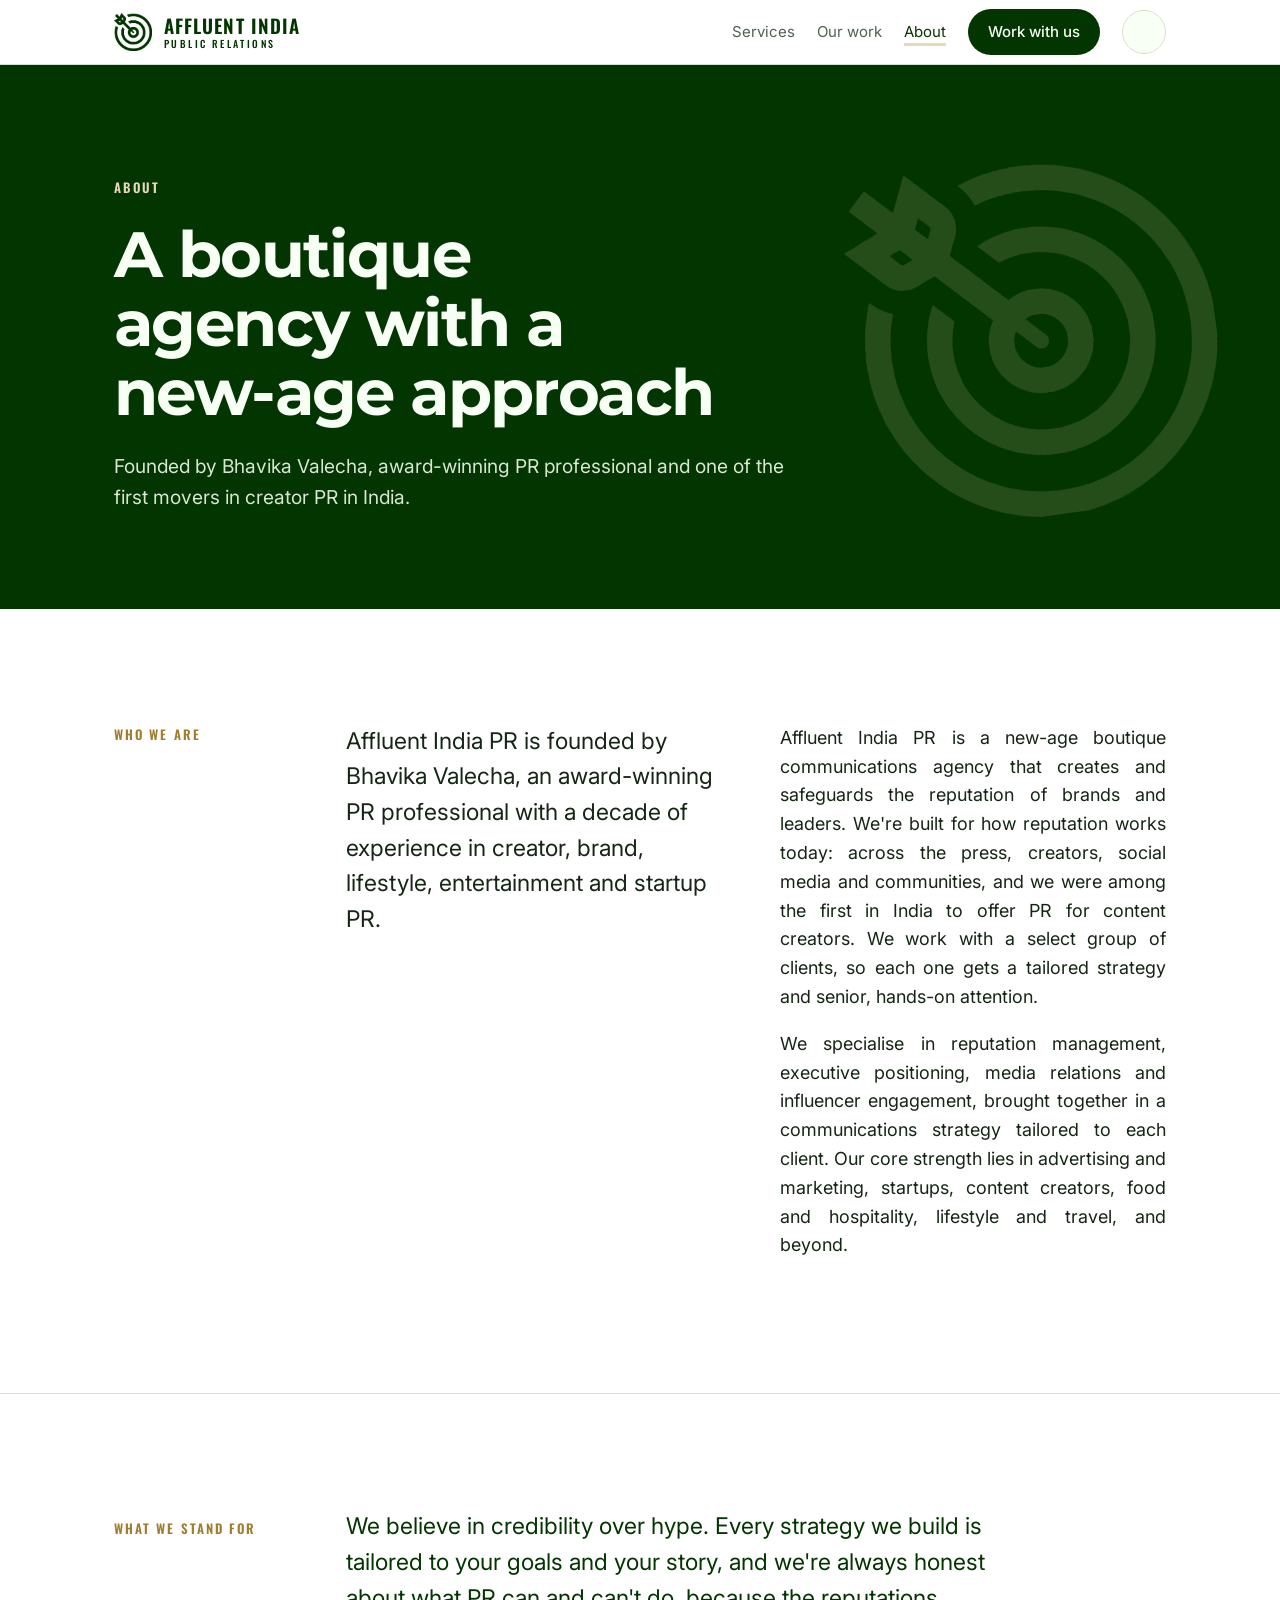
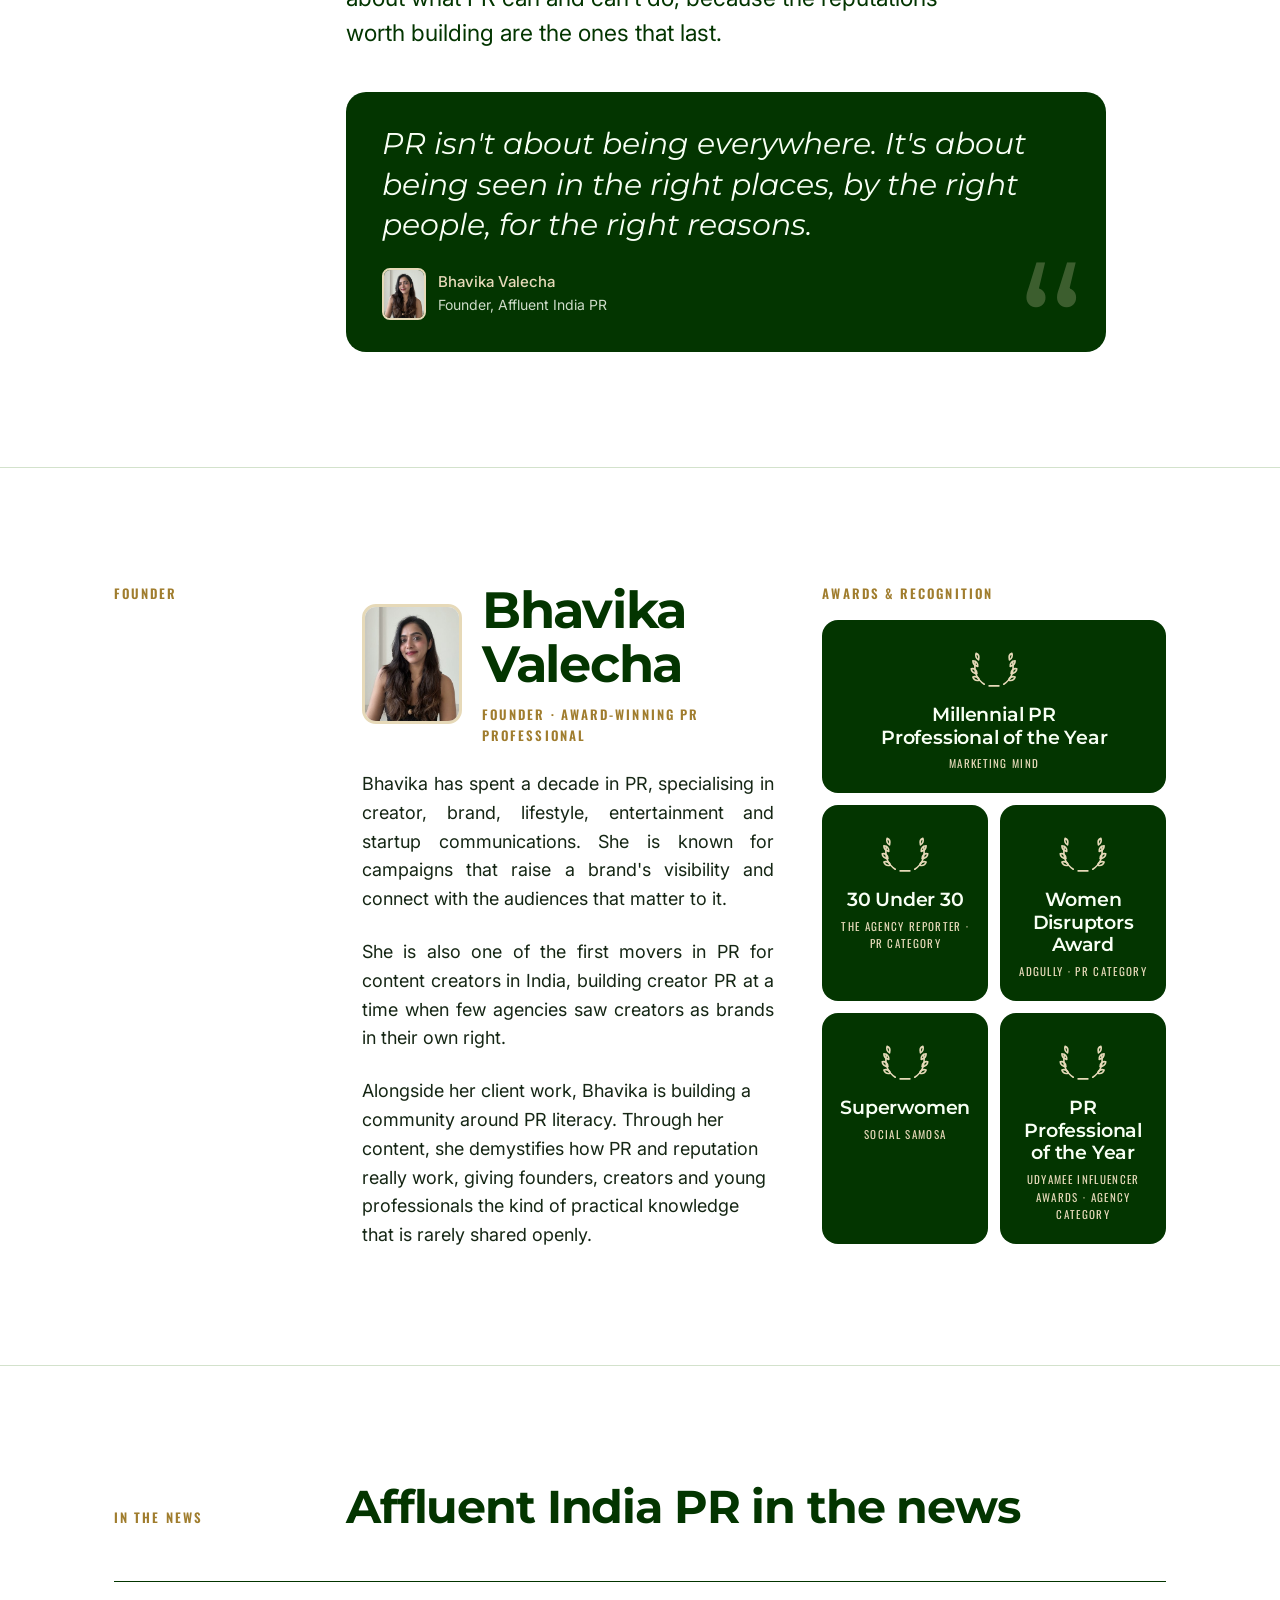
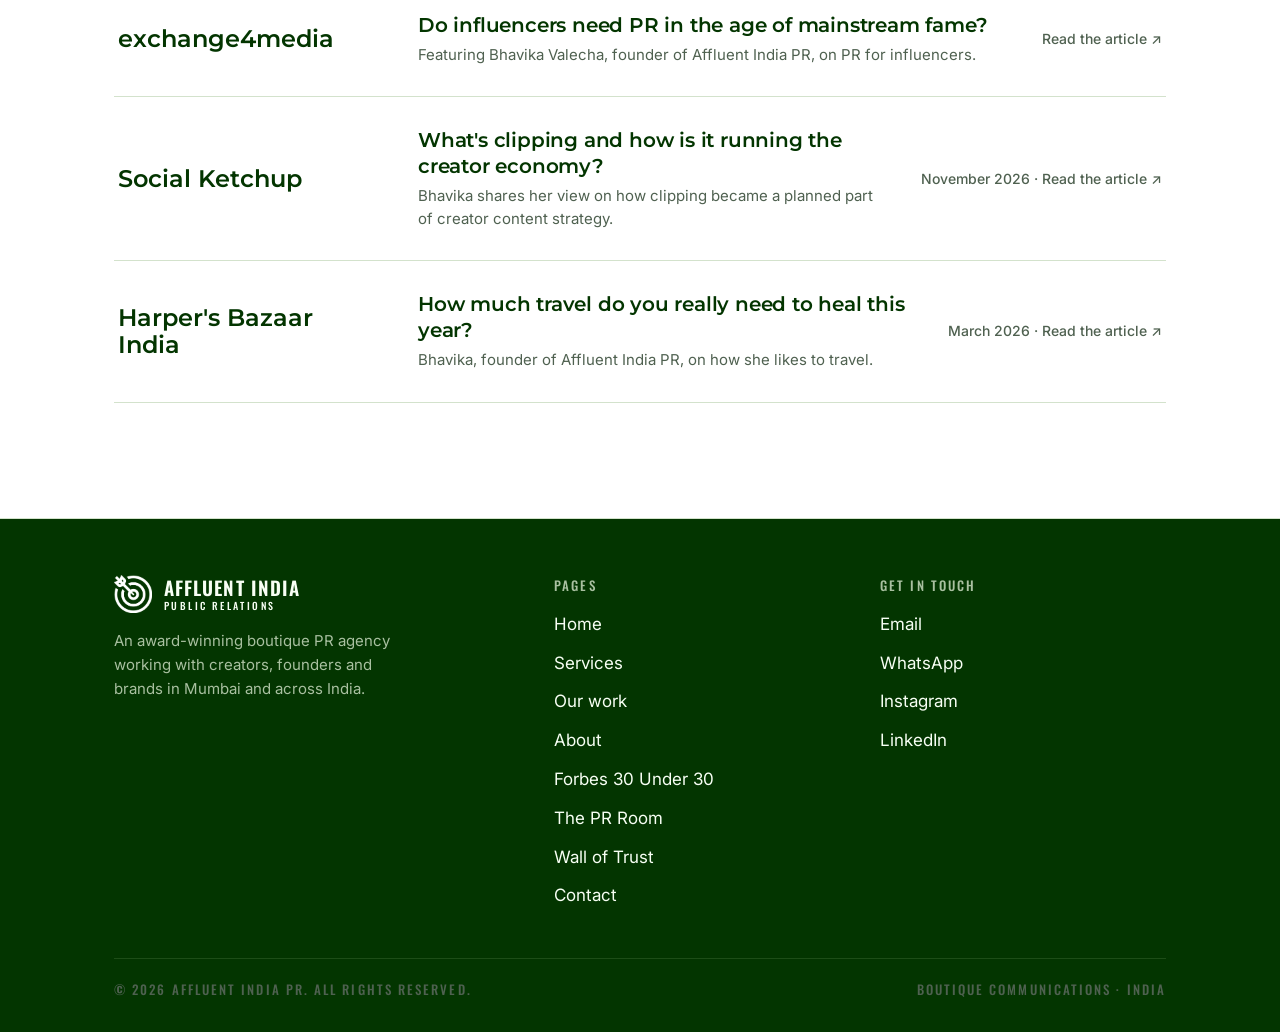
<file: about.html>
<!DOCTYPE html>
<html lang="en">
<head>
<script async src="https://www.googletagmanager.com/gtm.js?id=GTM-53NDWTKK"></script>
<script>
  window.dataLayer = window.dataLayer || [];
  function gtag(){dataLayer.push(arguments);}
  gtag('js', new Date());
</script>
<meta charset="utf-8">
<meta name="viewport" content="width=device-width, initial-scale=1">
<title>Bhavika Valecha, Award-Winning PR Professional | Affluent India PR</title>
<meta name="description" content="Bhavika Valecha is an award-winning PR professional and founder of Affluent India PR, one of the first agencies in India to offer PR for content creators.">
<meta property="og:title" content="Bhavika Valecha, Award-Winning PR Professional | Affluent India PR">
<meta property="og:description" content="Bhavika Valecha is an award-winning PR professional and founder of Affluent India PR, one of the first agencies in India to offer PR for content creators.">
<meta property="og:type" content="website">
<meta property="og:url" content="https://affluentindiapr.com/about.html">
<meta property="og:image" content="https://affluentindiapr.com/share.jpg">
<meta property="og:site_name" content="Affluent India PR">
<meta name="twitter:card" content="summary_large_image">
<meta property="og:image:width" content="1200">
<meta property="og:image:height" content="630">
<meta name="theme-color" content="#033500">
<link rel="icon" type="image/png" href="mark.png">

<link rel="preconnect" href="https://fonts.googleapis.com">
<link rel="preconnect" href="https://fonts.gstatic.com" crossorigin>
<link href="https://fonts.googleapis.com/css2?family=Montserrat:ital,wght@0,500..800;1,500..700&family=Inter:wght@300;400;500;600&family=Oswald:wght@400;500;600&display=swap" rel="stylesheet">
<link rel="stylesheet" href="site.css">
</head>
<body data-page="about">

<header class="nav">
  <div class="wrap">
    <a class="brand" href="index.html" aria-label="Affluent India Public Relations, home"><img src="mark.png" alt=""><span class="wm"><b>AFFLUENT INDIA</b><small>PUBLIC RELATIONS</small></span></a>
    <nav aria-label="Main">
      <a href="services.html">Services</a>
      <a href="work.html">Our work</a>
      <a href="about.html" aria-current="page">About</a>
      <a class="btn" href="contact.html">Work with us</a>
      <button type="button" class="menu-btn" id="menu-btn" aria-expanded="false" aria-controls="menu" aria-label="Open menu"><span></span><span></span><span></span></button>
    </nav>
  </div>
  <div class="menu" id="menu" hidden>
    <ul class="wrap">
        <li><a href="index.html">Home</a></li>
        <li><a href="services.html">Services</a></li>
        <li><a href="work.html">Our work</a></li>
        <li><a href="about.html" aria-current="page">About</a></li>
        <li><a href="forbes-30-under-30.html">Forbes 30 Under 30</a></li>
        <li><a href="the-pr-room.html">The PR Room</a></li>
        <li><a href="testimonials.html">Wall of Trust</a></li>
        <li><a href="contact.html">Contact</a></li>
    </ul>
  </div>
</header>

<main id="top">
  <section class="band">
    <div class="wrap">
      <span class="band-eyebrow">About</span>
      <h1>A boutique agency with a <em>new&#8209;age</em> approach</h1>
      <p class="band-sub">Founded by Bhavika Valecha, award-winning PR professional and one of the first movers in creator PR in India.</p>
    </div>
  </section>

  <section class="block" id="about">
    <div class="wrap about-grid">
      <div class="label">Who we are</div>
      <div class="about-body">
        <div>
          <p class="lede">Affluent India PR is founded by Bhavika Valecha, an award-winning PR professional with a decade of experience in creator, brand, lifestyle, entertainment and startup PR.</p>
        </div>
        <div>
          <p>Affluent India PR is a new-age boutique communications agency that creates and safeguards the reputation of brands and leaders. We're built for how reputation works today: across the press, creators, social media and communities, and we were among the first in India to offer PR for content creators. We work with a select group of clients, so each one gets a tailored strategy and senior, hands-on attention.</p>
          <p>We specialise in reputation management, executive positioning, media relations and influencer engagement, brought together in a communications strategy tailored to each client. Our core strength lies in advertising and marketing, startups, content creators, food and hospitality, lifestyle and travel, and beyond.</p>
        </div>
      </div>
    </div>
  </section>

  <section class="block values">
    <div class="wrap">
      <div class="sec-head">
        <div class="label">What we stand for</div>
        <p class="values-text">We believe in credibility over hype. Every strategy we build is tailored to your goals and your story, and we're always honest about what PR can and can't do, because the reputations worth building are the ones that last.</p>
      </div>
      <figure class="note">
        <blockquote>PR isn't about being everywhere. It's about being seen in the right places, by the right people, for the right reasons.</blockquote>
        <figcaption><img src="bhavika-sm.jpg" alt="" width="44" height="52"><span><b>Bhavika Valecha</b>Founder, Affluent India PR</span></figcaption>
      </figure>
    </div>
  </section>

  <section class="block" id="founder">
    <div class="wrap founder-grid">
      <div class="label">Founder</div>
      <div class="founder-copy">
        <div class="f-head">
          <img class="f-avatar" src="bhavika-sm.jpg" alt="Bhavika Valecha" width="100" height="120">
          <div>
            <h2>Bhavika Valecha</h2>
            <span class="label">Founder · Award-winning PR professional</span>
          </div>
        </div>
        <p>Bhavika has spent a decade in PR, specialising in creator, brand, lifestyle, entertainment and startup communications. She is known for campaigns that raise a brand's visibility and connect with the audiences that matter to it.</p>
        <p>She is also one of the first movers in PR for content creators in India, building creator PR at a time when few agencies saw creators as brands in their own right.</p>
        <p>Alongside her client work, Bhavika is building a community around PR literacy. Through her content, she demystifies how PR and reputation really work, giving founders, creators and young professionals the kind of practical knowledge that is rarely shared openly.</p>
      </div>
      <div class="awards">
        <div class="label awards-label">Awards &amp; recognition</div>
        <div class="award award-top"><svg class="laurel" viewBox="0 0 64 64" aria-hidden="true"><path d="M20 52c-9-6-13-16-11-28"/><path d="M44 52c9-6 13-16 11-28"/><path d="M12 30c-4-1-6-4-6-7 4 0 6 3 6 7z"/><path d="M11 39c-4 0-7-3-7-6 4-1 7 2 7 6z"/><path d="M14 47c-4 1-7-1-8-4 4-1 7 1 8 4z"/><path d="M13 22c-3-2-4-5-3-8 3 1 4 4 3 8z"/><path d="M52 30c4-1 6-4 6-7-4 0-6 3-6 7z"/><path d="M53 39c4 0 7-3 7-6-4-1-7 2-7 6z"/><path d="M50 47c4 1 7-1 8-4-4-1-7 1-8 4z"/><path d="M51 22c3-2 4-5 3-8-3 1-4 4-3 8z"/><path d="M26 54h12"/></svg><strong>Millennial PR Professional of the Year</strong><span>Marketing Mind</span></div>
        <div class="award"><svg class="laurel" viewBox="0 0 64 64" aria-hidden="true"><path d="M20 52c-9-6-13-16-11-28"/><path d="M44 52c9-6 13-16 11-28"/><path d="M12 30c-4-1-6-4-6-7 4 0 6 3 6 7z"/><path d="M11 39c-4 0-7-3-7-6 4-1 7 2 7 6z"/><path d="M14 47c-4 1-7-1-8-4 4-1 7 1 8 4z"/><path d="M13 22c-3-2-4-5-3-8 3 1 4 4 3 8z"/><path d="M52 30c4-1 6-4 6-7-4 0-6 3-6 7z"/><path d="M53 39c4 0 7-3 7-6-4-1-7 2-7 6z"/><path d="M50 47c4 1 7-1 8-4-4-1-7 1-8 4z"/><path d="M51 22c3-2 4-5 3-8-3 1-4 4-3 8z"/><path d="M26 54h12"/></svg><strong>30 Under 30</strong><span>The Agency Reporter · PR category</span></div>
        <div class="award"><svg class="laurel" viewBox="0 0 64 64" aria-hidden="true"><path d="M20 52c-9-6-13-16-11-28"/><path d="M44 52c9-6 13-16 11-28"/><path d="M12 30c-4-1-6-4-6-7 4 0 6 3 6 7z"/><path d="M11 39c-4 0-7-3-7-6 4-1 7 2 7 6z"/><path d="M14 47c-4 1-7-1-8-4 4-1 7 1 8 4z"/><path d="M13 22c-3-2-4-5-3-8 3 1 4 4 3 8z"/><path d="M52 30c4-1 6-4 6-7-4 0-6 3-6 7z"/><path d="M53 39c4 0 7-3 7-6-4-1-7 2-7 6z"/><path d="M50 47c4 1 7-1 8-4-4-1-7 1-8 4z"/><path d="M51 22c3-2 4-5 3-8-3 1-4 4-3 8z"/><path d="M26 54h12"/></svg><strong>Women Disruptors Award</strong><span>Adgully · PR category</span></div>
        <div class="award"><svg class="laurel" viewBox="0 0 64 64" aria-hidden="true"><path d="M20 52c-9-6-13-16-11-28"/><path d="M44 52c9-6 13-16 11-28"/><path d="M12 30c-4-1-6-4-6-7 4 0 6 3 6 7z"/><path d="M11 39c-4 0-7-3-7-6 4-1 7 2 7 6z"/><path d="M14 47c-4 1-7-1-8-4 4-1 7 1 8 4z"/><path d="M13 22c-3-2-4-5-3-8 3 1 4 4 3 8z"/><path d="M52 30c4-1 6-4 6-7-4 0-6 3-6 7z"/><path d="M53 39c4 0 7-3 7-6-4-1-7 2-7 6z"/><path d="M50 47c4 1 7-1 8-4-4-1-7 1-8 4z"/><path d="M51 22c3-2 4-5 3-8-3 1-4 4-3 8z"/><path d="M26 54h12"/></svg><strong>Superwomen</strong><span>Social Samosa</span></div>
        <div class="award"><svg class="laurel" viewBox="0 0 64 64" aria-hidden="true"><path d="M20 52c-9-6-13-16-11-28"/><path d="M44 52c9-6 13-16 11-28"/><path d="M12 30c-4-1-6-4-6-7 4 0 6 3 6 7z"/><path d="M11 39c-4 0-7-3-7-6 4-1 7 2 7 6z"/><path d="M14 47c-4 1-7-1-8-4 4-1 7 1 8 4z"/><path d="M13 22c-3-2-4-5-3-8 3 1 4 4 3 8z"/><path d="M52 30c4-1 6-4 6-7-4 0-6 3-6 7z"/><path d="M53 39c4 0 7-3 7-6-4-1-7 2-7 6z"/><path d="M50 47c4 1 7-1 8-4-4-1-7 1-8 4z"/><path d="M51 22c3-2 4-5 3-8-3 1-4 4-3 8z"/><path d="M26 54h12"/></svg><strong>PR Professional of the Year</strong><span>Udyamee Influencer Awards · Agency category</span></div>
      </div>
    </div>
  </section>

  <section class="block news">
    <div class="wrap">
      <div class="sec-head">
        <div class="label">In the news</div>
        <h2>Affluent India PR <em>in the news</em></h2>
      </div>
      <div class="news-list">
        <a class="news-card" href="https://www.exchange4media.com/influence-zone-news/do-influencers-need-pr-in-the-age-of-mainstream-fame-151298.html"><span class="news-pub">exchange4media</span><span class="news-body"><span class="news-t">Do influencers need PR in the age of mainstream fame?</span><span class="news-d">Featuring Bhavika Valecha, founder of Affluent India PR, on PR for influencers.</span></span><span class="news-meta">Read the article <span aria-hidden="true">↗</span></span></a>
        <a class="news-card" href="https://www.socialketchup.in/creators/clipping-economy-12338362"><span class="news-pub">Social Ketchup</span><span class="news-body"><span class="news-t">What's clipping and how is it running the creator economy?</span><span class="news-d">Bhavika shares her view on how clipping became a planned part of creator content strategy.</span></span><span class="news-meta">November 2026 · Read the article <span aria-hidden="true">↗</span></span></a>
        <a class="news-card" href="https://www.harpersbazaar.in/travel-food/story/how-much-travel-do-you-really-need-to-heal-this-year-1354203-2026-03-04"><span class="news-pub">Harper's Bazaar India</span><span class="news-body"><span class="news-t">How much travel do you really need to heal this year?</span><span class="news-d">Bhavika, founder of Affluent India PR, on how she likes to travel.</span></span><span class="news-meta">March 2026 · Read the article <span aria-hidden="true">↗</span></span></a>
      </div>
    </div>
  </section>
</main>

<div class="viewer" id="viewer" role="dialog" aria-modal="true" aria-labelledby="v-title">
  <div class="viewer-top">
    <div><span class="label" id="v-count"></span><h3 id="v-title"></h3></div>
    <button class="v-close" type="button" id="v-close">Close</button>
  </div>
  <div class="viewer-body" id="v-body"><div class="gallery" id="v-gallery"></div></div>
</div>
<div class="zoom" id="zoom" role="dialog" aria-modal="true" aria-label="Enlarged coverage">
  <button class="v-close" type="button" id="z-close">Close</button>
  <button class="z-nav prev" type="button" id="z-prev" aria-label="Previous story">←</button>
  <figure class="z-fig"><img id="z-img" alt=""><figcaption id="z-cap"></figcaption></figure>
  <button class="z-nav next" type="button" id="z-next" aria-label="Next story">→</button>
</div>


<footer class="site-index" aria-label="Site index">
  <div class="wrap">
    <div class="index-grid">
      <div>
        <a class="brand" href="index.html" aria-label="Affluent India Public Relations, home"><img src="mark.png" alt=""><span class="wm"><b>AFFLUENT INDIA</b><small>PUBLIC RELATIONS</small></span></a>
        <p>An award-winning boutique PR agency working with creators, founders and brands in Mumbai and across India.</p>
      </div>
      <div>
        <h4>Pages</h4>
        <ul>
          <li><a href="index.html">Home</a></li>
          <li><a href="services.html">Services</a></li>
          <li><a href="work.html">Our work</a></li>
          <li><a href="about.html">About</a></li>
          <li><a href="forbes-30-under-30.html">Forbes 30 Under 30</a></li>
          <li><a href="the-pr-room.html">The PR Room</a></li>
          <li><a href="testimonials.html">Wall of Trust</a></li>
          <li><a href="contact.html">Contact</a></li>
        </ul>
      </div>
      <div>
        <h4>Get in touch</h4>
        <ul>
          <li><a href="mailto:bhavika@affluentindiapr.com">Email</a></li>
          <li><a href="https://wa.me/919890866324">WhatsApp</a></li>
          <li><a href="https://www.instagram.com/affluentindiapr">Instagram</a></li>
          <li><a href="https://www.linkedin.com/company/affluent-india-public-relations/">LinkedIn</a></li>
        </ul>
      </div>
    </div>
    <div class="index-foot label"><span>© 2026 Affluent India PR. All rights reserved.</span><span>Boutique communications · India</span></div>
  </div>
</footer>

<script src="site.js"></script>
</body>
</html>
</file>
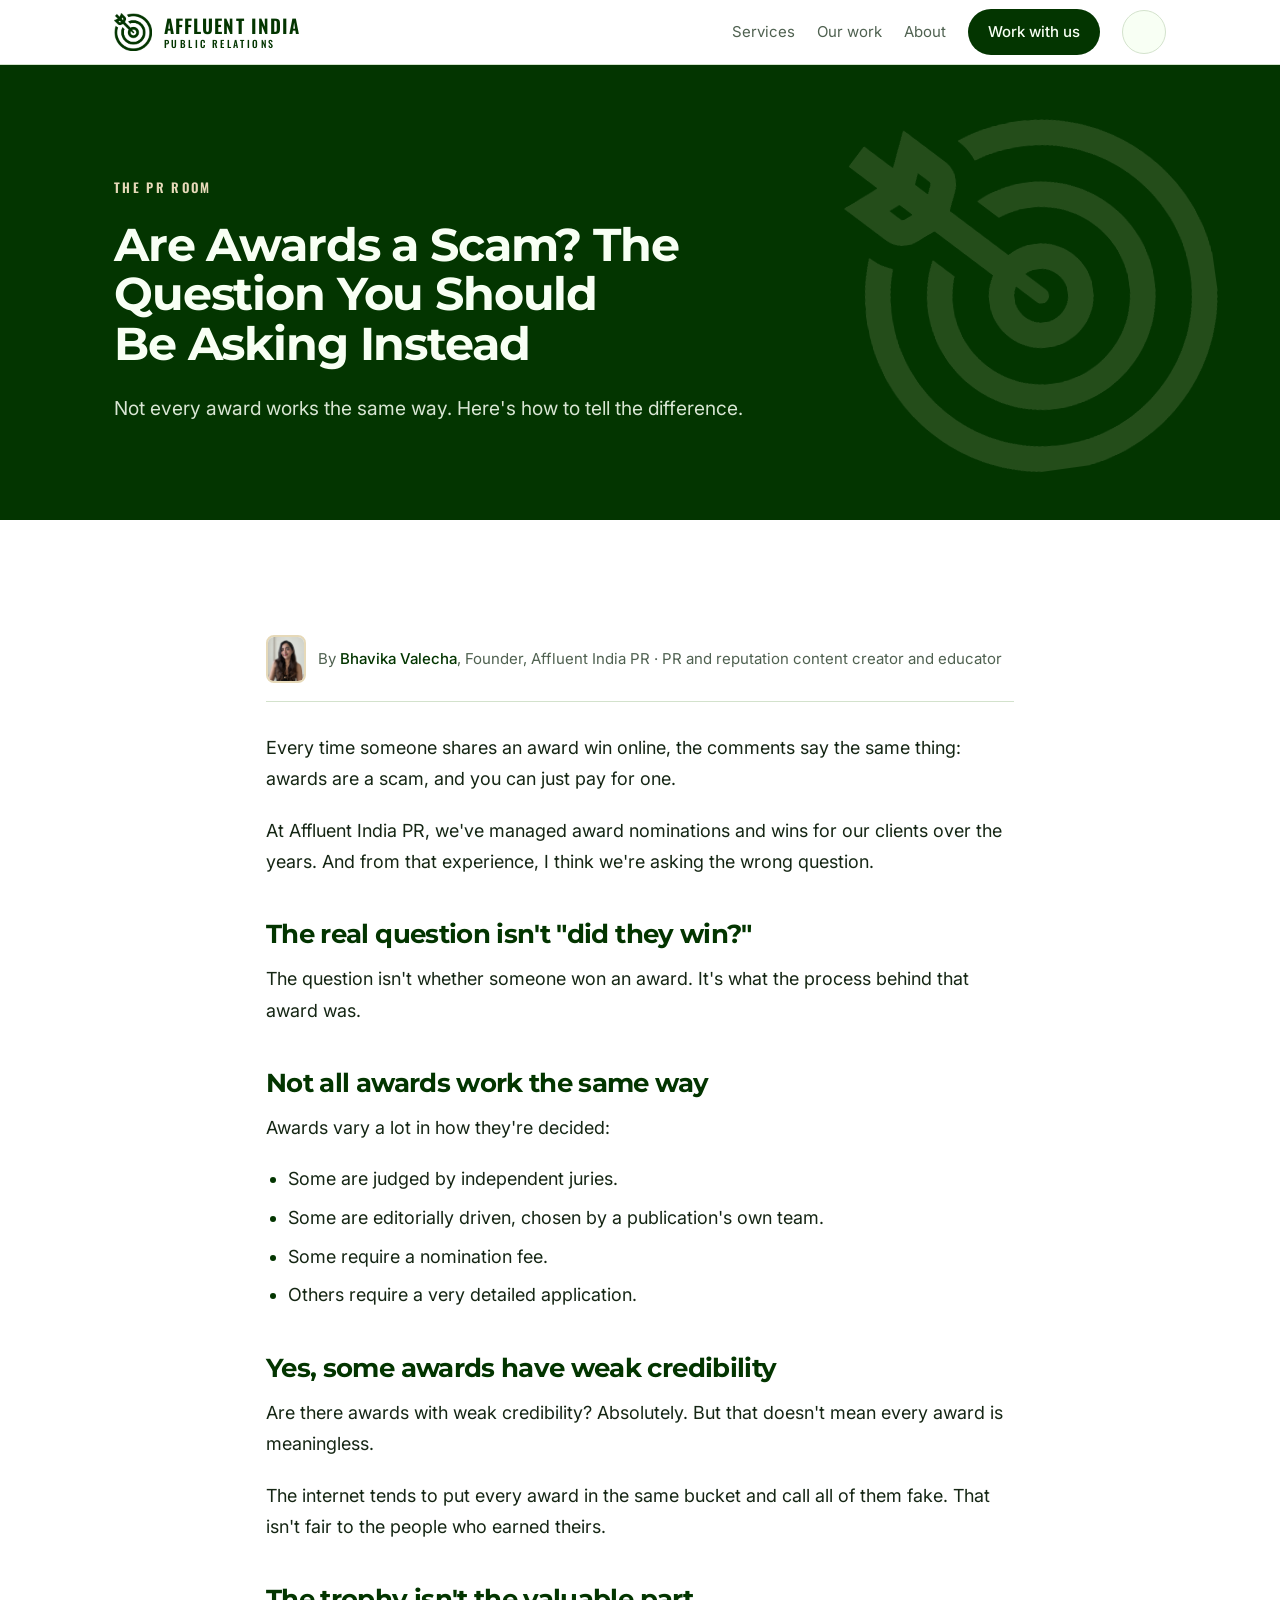
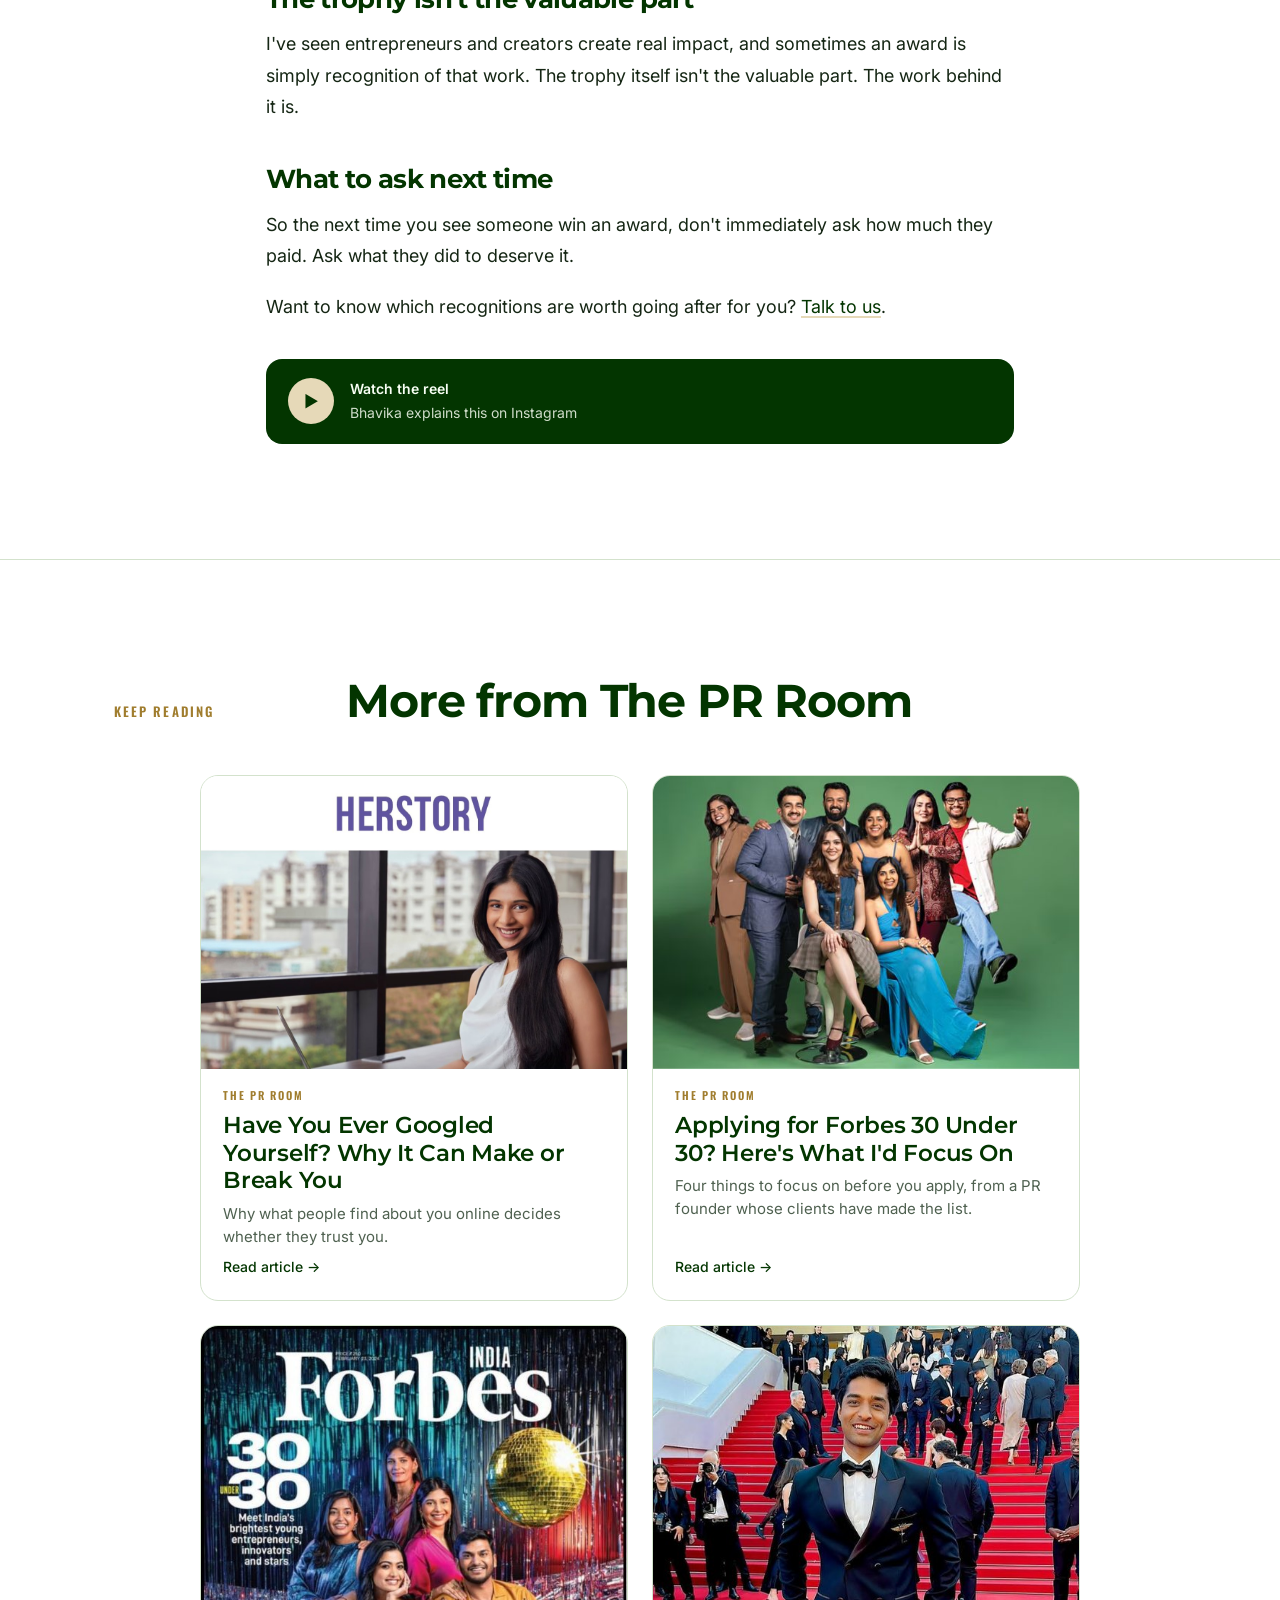
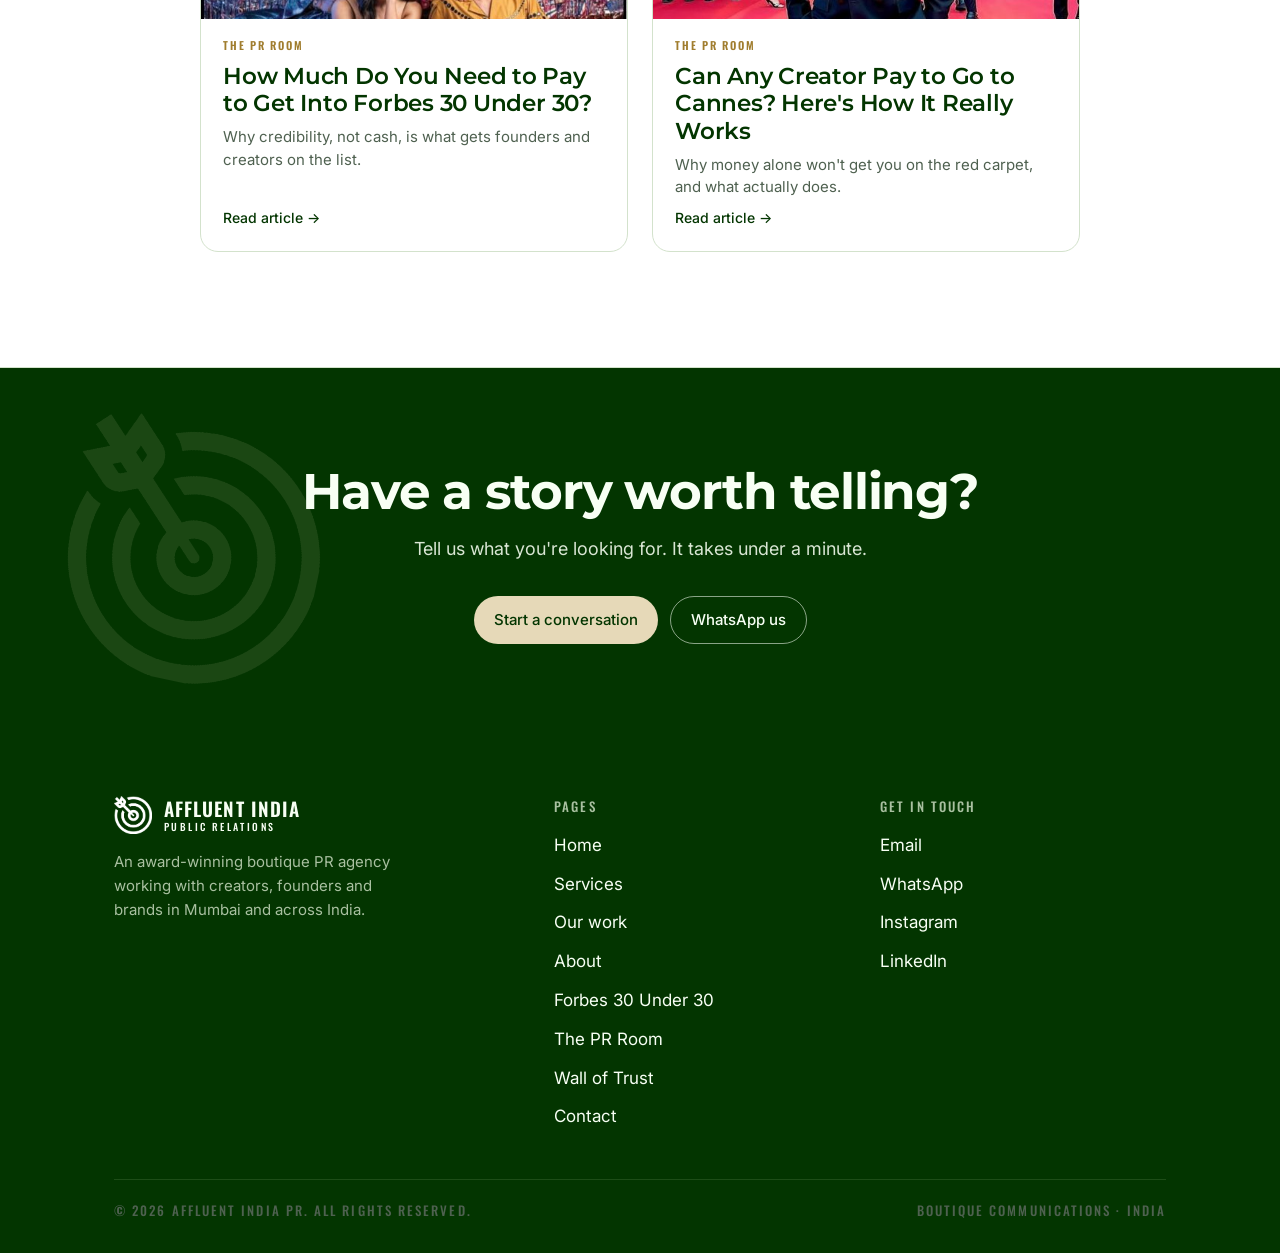
<file: are-awards-a-scam.html>
<!DOCTYPE html>
<html lang="en">
<head>
<script async src="https://www.googletagmanager.com/gtm.js?id=GTM-53NDWTKK"></script>
<script>
  window.dataLayer = window.dataLayer || [];
  function gtag(){dataLayer.push(arguments);}
  gtag('js', new Date());
</script>
<meta charset="utf-8">
<meta name="viewport" content="width=device-width, initial-scale=1">
<title>Are Awards a Scam? How to Tell a Credible Award | The PR Room</title>
<meta name="description" content="Are business and creator awards just paid-for trophies? A PR founder who manages award nominations explains how awards really differ, and what to ask instead.">
<meta property="og:title" content="Are Awards a Scam? The Question You Should Be Asking Instead">
<meta property="og:description" content="Are business and creator awards just paid-for trophies? A PR founder who manages award nominations explains how awards really differ, and what to ask instead.">
<meta property="og:type" content="article">
<meta property="og:url" content="https://affluentindiapr.com/are-awards-a-scam.html">
<meta property="og:image" content="https://affluentindiapr.com/cover-award.jpg">
<meta property="og:site_name" content="Affluent India PR">
<meta name="twitter:card" content="summary_large_image">
<meta name="theme-color" content="#033500">
<link rel="icon" type="image/png" href="mark.png">
<script type="application/ld+json">{"@context": "https://schema.org", "@type": "Article", "headline": "Are Awards a Scam? The Question You Should Be Asking Instead", "description": "Are business and creator awards just paid-for trophies? A PR founder who manages award nominations explains how awards really differ, and what to ask instead.", "author": {"@type": "Person", "name": "Bhavika Valecha"}, "publisher": {"@type": "Organization", "name": "Affluent India PR"}, "image": "cover-award.jpg"}</script>
<link rel="preconnect" href="https://fonts.googleapis.com">
<link rel="preconnect" href="https://fonts.gstatic.com" crossorigin>
<link href="https://fonts.googleapis.com/css2?family=Montserrat:ital,wght@0,500..800;1,500..700&family=Inter:wght@300;400;500;600&family=Oswald:wght@400;500;600&display=swap" rel="stylesheet">
<link rel="stylesheet" href="site.css">
</head>
<body data-page="article">

<header class="nav">
  <div class="wrap">
    <a class="brand" href="index.html" aria-label="Affluent India Public Relations, home"><img src="mark.png" alt=""><span class="wm"><b>AFFLUENT INDIA</b><small>PUBLIC RELATIONS</small></span></a>
    <nav aria-label="Main">
      <a href="services.html">Services</a>
      <a href="work.html">Our work</a>
      <a href="about.html">About</a>
      <a class="btn" href="contact.html">Work with us</a>
      <button type="button" class="menu-btn" id="menu-btn" aria-expanded="false" aria-controls="menu" aria-label="Open menu"><span></span><span></span><span></span></button>
    </nav>
  </div>
  <div class="menu" id="menu" hidden>
    <ul class="wrap">
        <li><a href="index.html">Home</a></li>
        <li><a href="services.html">Services</a></li>
        <li><a href="work.html">Our work</a></li>
        <li><a href="about.html">About</a></li>
        <li><a href="forbes-30-under-30.html">Forbes 30 Under 30</a></li>
        <li><a href="the-pr-room.html" aria-current="page">The PR Room</a></li>
        <li><a href="testimonials.html">Wall of Trust</a></li>
        <li><a href="contact.html">Contact</a></li>
    </ul>
  </div>
</header>

<main id="top">
  <section class="band">
    <div class="wrap">
      <span class="band-eyebrow">The PR Room</span>
      <h1>Are Awards a Scam? The Question You Should Be Asking Instead</h1>
      <p class="band-sub">Not every award works the same way. Here's how to tell the difference.</p>
    </div>
  </section>

  <section class="block article">
    <div class="wrap">
      <article class="prose">
        <p class="byline"><img src="bhavika-sm.jpg" alt="" width="40" height="48"><span>By <b>Bhavika Valecha</b>, Founder, Affluent India PR · PR and reputation content creator and educator</span></p>

<p>Every time someone shares an award win online, the comments say the same thing: awards are a scam, and you can just pay for one.</p>
<p>At Affluent India PR, we've managed award nominations and wins for our clients over the years. And from that experience, I think we're asking the wrong question.</p>
<h2>The real question isn't "did they win?"</h2>
<p>The question isn't whether someone won an award. It's what the process behind that award was.</p>
<h2>Not all awards work the same way</h2>
<p>Awards vary a lot in how they're decided:</p>
<ul>
<li>Some are judged by independent juries.</li>
<li>Some are editorially driven, chosen by a publication's own team.</li>
<li>Some require a nomination fee.</li>
<li>Others require a very detailed application.</li>
</ul>
<h2>Yes, some awards have weak credibility</h2>
<p>Are there awards with weak credibility? Absolutely. But that doesn't mean every award is meaningless.</p>
<p>The internet tends to put every award in the same bucket and call all of them fake. That isn't fair to the people who earned theirs.</p>
<h2>The trophy isn't the valuable part</h2>
<p>I've seen entrepreneurs and creators create real impact, and sometimes an award is simply recognition of that work. The trophy itself isn't the valuable part. The work behind it is.</p>
<h2>What to ask next time</h2>
<p>So the next time you see someone win an award, don't immediately ask how much they paid. Ask what they did to deserve it.</p>
<p>Want to know which recognitions are worth going after for you? <a href="contact.html">Talk to us</a>.</p>
      <a class="reel-cta" href="https://www.instagram.com/reel/DaP6gwAzTja/"><span class="reel-cta-play" aria-hidden="true">▶</span><span><b>Watch the reel</b>Bhavika explains this on Instagram</span></a>
      </article>
    </div>
  </section>

  <section class="block room more-arts">
    <div class="wrap">
      <div class="sec-head"><div class="label">Keep reading</div><h2>More from The PR Room</h2></div>
      <div class="art-grid">
        <a class="art-card" href="have-you-googled-yourself.html"><span class="art-img"><img src="cover-herstory.jpg" alt="" loading="lazy" style="object-position:center"></span><span class="art-k">The PR Room</span><span class="art-t">Have You Ever Googled Yourself? Why It Can Make or Break You</span><span class="art-d">Why what people find about you online decides whether they trust you.</span><span class="art-more">Read article <span aria-hidden="true">→</span></span></a>
        <a class="art-card" href="how-to-apply-forbes-30-under-30.html"><span class="art-img"><img src="scribbld-3.jpg" alt="" loading="lazy" style="object-position:center center"></span><span class="art-k">The PR Room</span><span class="art-t">Applying for Forbes 30 Under 30? Here's What I'd Focus On</span><span class="art-d">Four things to focus on before you apply, from a PR founder whose clients have made the list.</span><span class="art-more">Read article <span aria-hidden="true">→</span></span></a>
        <a class="art-card" href="how-much-to-pay-forbes-30-under-30.html"><span class="art-img"><img src="anushka-1.jpg" alt="" loading="lazy" style="object-position:center top"></span><span class="art-k">The PR Room</span><span class="art-t">How Much Do You Need to Pay to Get Into Forbes 30 Under 30?</span><span class="art-d">Why credibility, not cash, is what gets founders and creators on the list.</span><span class="art-more">Read article <span aria-hidden="true">→</span></span></a>
        <a class="art-card" href="can-creators-pay-to-go-to-cannes.html"><span class="art-img"><img src="cannes-sharan.jpg" alt="" loading="lazy" style="object-position:center top"></span><span class="art-k">The PR Room</span><span class="art-t">Can Any Creator Pay to Go to Cannes? Here's How It Really Works</span><span class="art-d">Why money alone won't get you on the red carpet, and what actually does.</span><span class="art-more">Read article <span aria-hidden="true">→</span></span></a>
      </div>
    </div>
  </section>

  <section class="cta-band">
    <div class="wrap">
      <h2>Have a story worth <em>telling?</em></h2>
      <p>Tell us what you're looking for. It takes under a minute.</p>
      <div class="band-actions"><a class="btn btn-light" href="contact.html">Start a conversation</a><a class="btn btn-ghost-light" href="https://wa.me/919890866324">WhatsApp us</a></div>
    </div>
  </section>
</main>

<div class="viewer" id="viewer" role="dialog" aria-modal="true" aria-labelledby="v-title">
  <div class="viewer-top">
    <div><span class="label" id="v-count"></span><h3 id="v-title"></h3></div>
    <button class="v-close" type="button" id="v-close">Close</button>
  </div>
  <div class="viewer-body" id="v-body"><div class="gallery" id="v-gallery"></div></div>
</div>
<div class="zoom" id="zoom" role="dialog" aria-modal="true" aria-label="Enlarged coverage">
  <button class="v-close" type="button" id="z-close">Close</button>
  <button class="z-nav prev" type="button" id="z-prev" aria-label="Previous story">←</button>
  <figure class="z-fig"><img id="z-img" alt=""><figcaption id="z-cap"></figcaption></figure>
  <button class="z-nav next" type="button" id="z-next" aria-label="Next story">→</button>
</div>


<footer class="site-index" aria-label="Site index">
  <div class="wrap">
    <div class="index-grid">
      <div>
        <a class="brand" href="index.html" aria-label="Affluent India Public Relations, home"><img src="mark.png" alt=""><span class="wm"><b>AFFLUENT INDIA</b><small>PUBLIC RELATIONS</small></span></a>
        <p>An award-winning boutique PR agency working with creators, founders and brands in Mumbai and across India.</p>
      </div>
      <div>
        <h4>Pages</h4>
        <ul>
          <li><a href="index.html">Home</a></li>
          <li><a href="services.html">Services</a></li>
          <li><a href="work.html">Our work</a></li>
          <li><a href="about.html">About</a></li>
          <li><a href="forbes-30-under-30.html">Forbes 30 Under 30</a></li>
          <li><a href="the-pr-room.html">The PR Room</a></li>
          <li><a href="testimonials.html">Wall of Trust</a></li>
          <li><a href="contact.html">Contact</a></li>
        </ul>
      </div>
      <div>
        <h4>Get in touch</h4>
        <ul>
          <li><a href="mailto:bhavika@affluentindiapr.com">Email</a></li>
          <li><a href="https://wa.me/919890866324">WhatsApp</a></li>
          <li><a href="https://www.instagram.com/affluentindiapr">Instagram</a></li>
          <li><a href="https://www.linkedin.com/company/affluent-india-public-relations/">LinkedIn</a></li>
        </ul>
      </div>
    </div>
    <div class="index-foot label"><span>© 2026 Affluent India PR. All rights reserved.</span><span>Boutique communications · India</span></div>
  </div>
</footer>

<script src="site.js"></script>
</body>
</html>
</file>
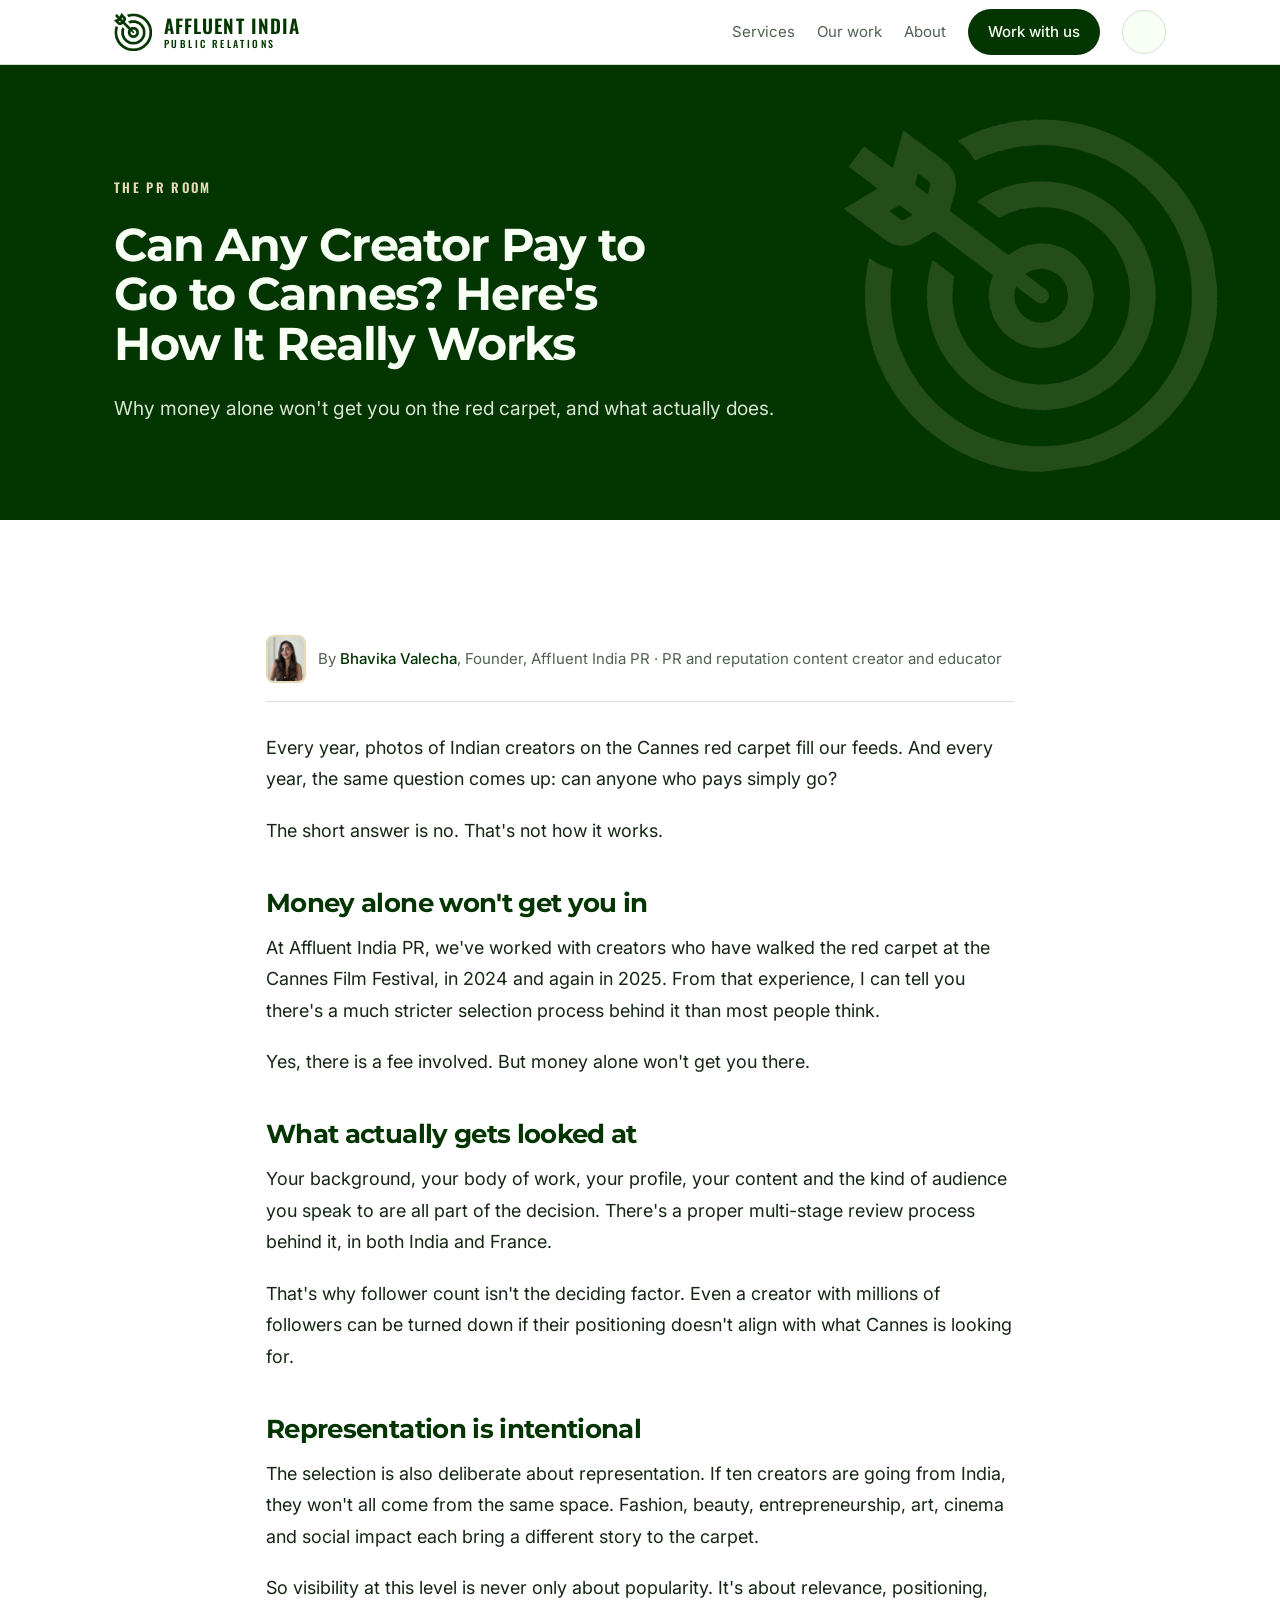
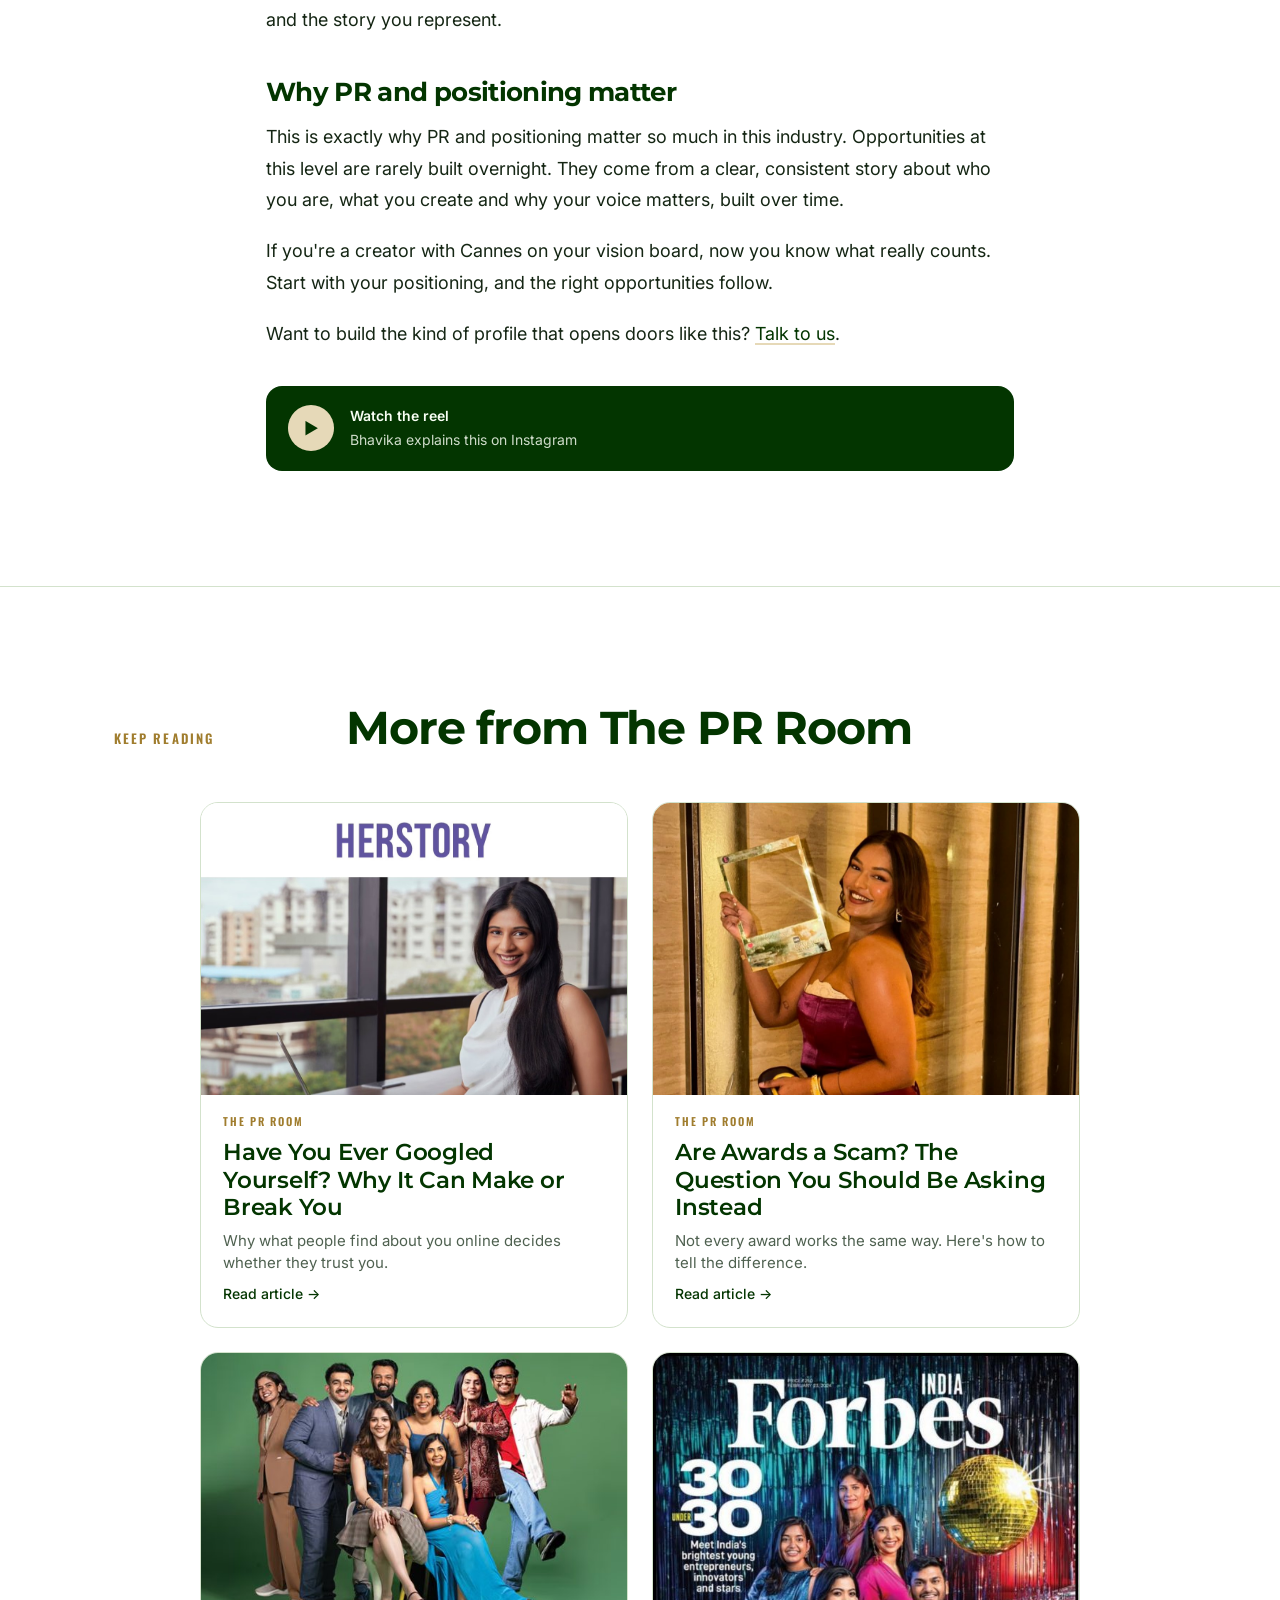
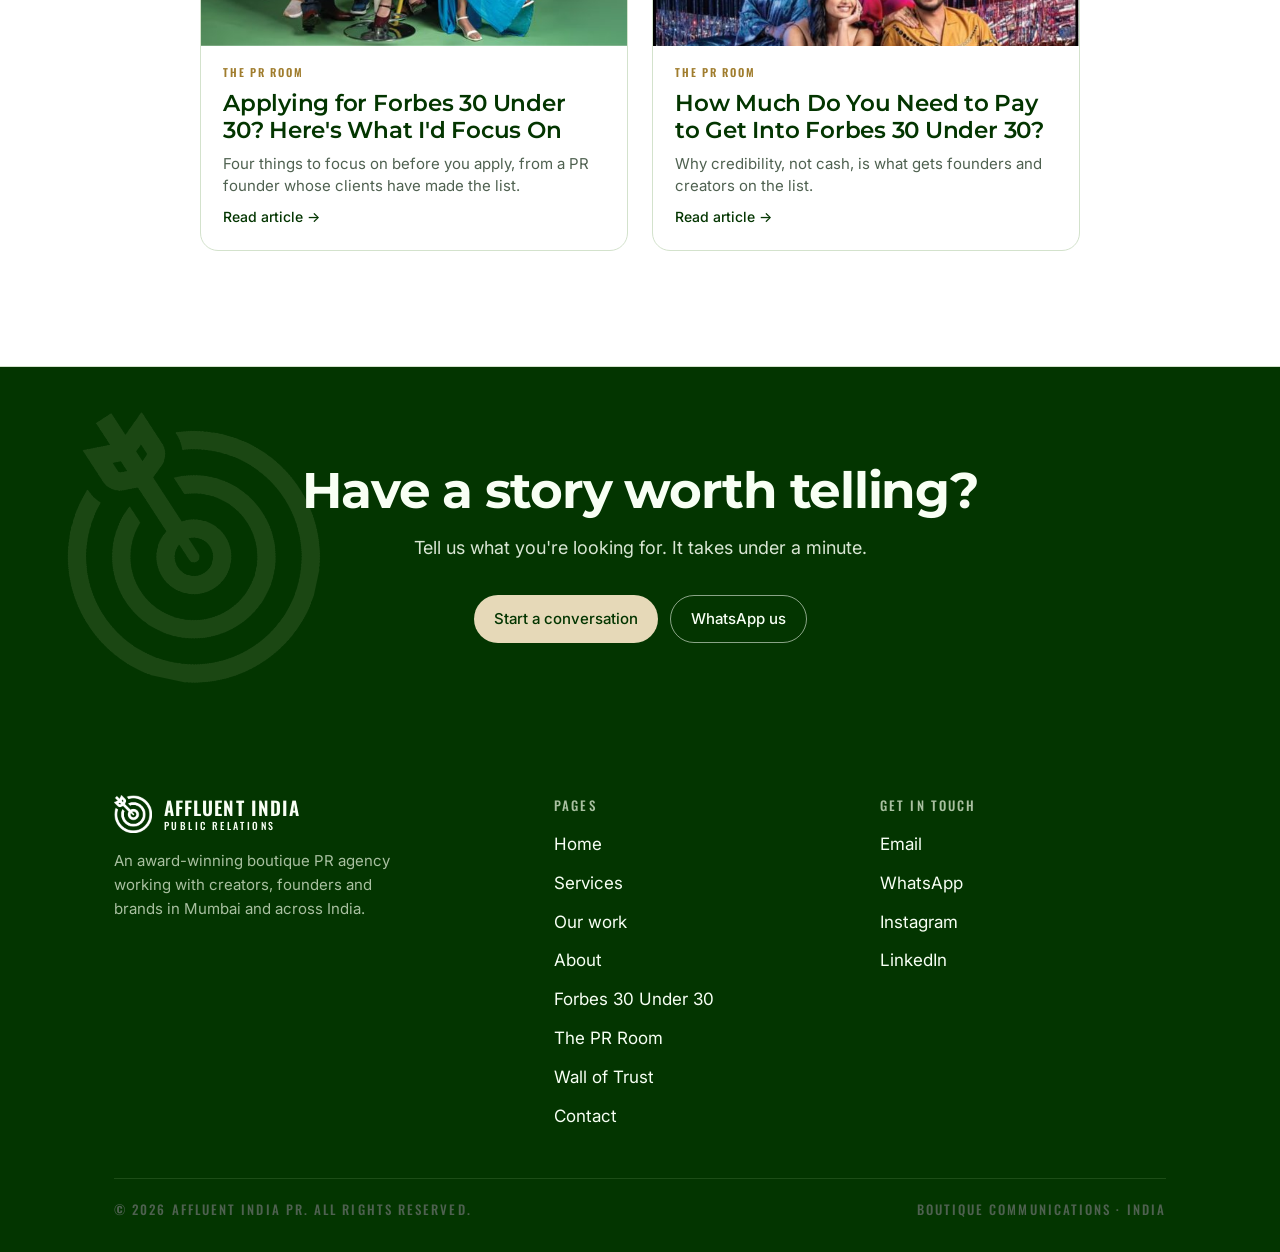
<file: can-creators-pay-to-go-to-cannes.html>
<!DOCTYPE html>
<html lang="en">
<head>
<script async src="https://www.googletagmanager.com/gtm.js?id=GTM-53NDWTKK"></script>
<script>
  window.dataLayer = window.dataLayer || [];
  function gtag(){dataLayer.push(arguments);}
  gtag('js', new Date());
</script>
<meta charset="utf-8">
<meta name="viewport" content="width=device-width, initial-scale=1">
<title>Can Creators Pay to Go to Cannes Film Festival? | The PR Room</title>
<meta name="description" content="Paying a fee won't get a creator to the Cannes Film Festival. A PR founder who has taken creators to the red carpet explains what really matters.">
<meta property="og:title" content="Can Any Creator Pay to Go to Cannes? Here's How It Really Works">
<meta property="og:description" content="Paying a fee won't get a creator to the Cannes Film Festival. A PR founder who has taken creators to the red carpet explains what really matters.">
<meta property="og:type" content="article">
<meta property="og:url" content="https://affluentindiapr.com/can-creators-pay-to-go-to-cannes.html">
<meta property="og:image" content="https://affluentindiapr.com/cannes-sharan.jpg">
<meta property="og:site_name" content="Affluent India PR">
<meta name="twitter:card" content="summary_large_image">
<meta name="theme-color" content="#033500">
<link rel="icon" type="image/png" href="mark.png">
<script type="application/ld+json">{"@context": "https://schema.org", "@type": "Article", "headline": "Can Any Creator Pay to Go to Cannes? Here's How It Really Works", "description": "Paying a fee won't get a creator to the Cannes Film Festival. A PR founder who has taken creators to the red carpet explains what really matters.", "author": {"@type": "Person", "name": "Bhavika Valecha"}, "publisher": {"@type": "Organization", "name": "Affluent India PR"}, "image": "cannes-sharan.jpg"}</script>
<link rel="preconnect" href="https://fonts.googleapis.com">
<link rel="preconnect" href="https://fonts.gstatic.com" crossorigin>
<link href="https://fonts.googleapis.com/css2?family=Montserrat:ital,wght@0,500..800;1,500..700&family=Inter:wght@300;400;500;600&family=Oswald:wght@400;500;600&display=swap" rel="stylesheet">
<link rel="stylesheet" href="site.css">
</head>
<body data-page="article">

<header class="nav">
  <div class="wrap">
    <a class="brand" href="index.html" aria-label="Affluent India Public Relations, home"><img src="mark.png" alt=""><span class="wm"><b>AFFLUENT INDIA</b><small>PUBLIC RELATIONS</small></span></a>
    <nav aria-label="Main">
      <a href="services.html">Services</a>
      <a href="work.html">Our work</a>
      <a href="about.html">About</a>
      <a class="btn" href="contact.html">Work with us</a>
      <button type="button" class="menu-btn" id="menu-btn" aria-expanded="false" aria-controls="menu" aria-label="Open menu"><span></span><span></span><span></span></button>
    </nav>
  </div>
  <div class="menu" id="menu" hidden>
    <ul class="wrap">
        <li><a href="index.html">Home</a></li>
        <li><a href="services.html">Services</a></li>
        <li><a href="work.html">Our work</a></li>
        <li><a href="about.html">About</a></li>
        <li><a href="forbes-30-under-30.html">Forbes 30 Under 30</a></li>
        <li><a href="the-pr-room.html" aria-current="page">The PR Room</a></li>
        <li><a href="testimonials.html">Wall of Trust</a></li>
        <li><a href="contact.html">Contact</a></li>
    </ul>
  </div>
</header>

<main id="top">
  <section class="band">
    <div class="wrap">
      <span class="band-eyebrow">The PR Room</span>
      <h1>Can Any Creator Pay to Go to Cannes? Here's How It Really Works</h1>
      <p class="band-sub">Why money alone won't get you on the red carpet, and what actually does.</p>
    </div>
  </section>

  <section class="block article">
    <div class="wrap">
      <article class="prose">
        <p class="byline"><img src="bhavika-sm.jpg" alt="" width="40" height="48"><span>By <b>Bhavika Valecha</b>, Founder, Affluent India PR · PR and reputation content creator and educator</span></p>

<p>Every year, photos of Indian creators on the Cannes red carpet fill our feeds. And every year, the same question comes up: can anyone who pays simply go?</p>
<p>The short answer is no. That's not how it works.</p>
<h2>Money alone won't get you in</h2>
<p>At Affluent India PR, we've worked with creators who have walked the red carpet at the Cannes Film Festival, in 2024 and again in 2025. From that experience, I can tell you there's a much stricter selection process behind it than most people think.</p>
<p>Yes, there is a fee involved. But money alone won't get you there.</p>
<h2>What actually gets looked at</h2>
<p>Your background, your body of work, your profile, your content and the kind of audience you speak to are all part of the decision. There's a proper multi-stage review process behind it, in both India and France.</p>
<p>That's why follower count isn't the deciding factor. Even a creator with millions of followers can be turned down if their positioning doesn't align with what Cannes is looking for.</p>
<h2>Representation is intentional</h2>
<p>The selection is also deliberate about representation. If ten creators are going from India, they won't all come from the same space. Fashion, beauty, entrepreneurship, art, cinema and social impact each bring a different story to the carpet.</p>
<p>So visibility at this level is never only about popularity. It's about relevance, positioning, and the story you represent.</p>
<h2>Why PR and positioning matter</h2>
<p>This is exactly why PR and positioning matter so much in this industry. Opportunities at this level are rarely built overnight. They come from a clear, consistent story about who you are, what you create and why your voice matters, built over time.</p>
<p>If you're a creator with Cannes on your vision board, now you know what really counts. Start with your positioning, and the right opportunities follow.</p>
<p>Want to build the kind of profile that opens doors like this? <a href="contact.html">Talk to us</a>.</p>
      <a class="reel-cta" href="https://www.instagram.com/reel/DYhSgcCNtx5/"><span class="reel-cta-play" aria-hidden="true">▶</span><span><b>Watch the reel</b>Bhavika explains this on Instagram</span></a>
      </article>
    </div>
  </section>

  <section class="block room more-arts">
    <div class="wrap">
      <div class="sec-head"><div class="label">Keep reading</div><h2>More from The PR Room</h2></div>
      <div class="art-grid">
        <a class="art-card" href="have-you-googled-yourself.html"><span class="art-img"><img src="cover-herstory.jpg" alt="" loading="lazy" style="object-position:center"></span><span class="art-k">The PR Room</span><span class="art-t">Have You Ever Googled Yourself? Why It Can Make or Break You</span><span class="art-d">Why what people find about you online decides whether they trust you.</span><span class="art-more">Read article <span aria-hidden="true">→</span></span></a>
        <a class="art-card" href="are-awards-a-scam.html"><span class="art-img"><img src="cover-award.jpg" alt="" loading="lazy" style="object-position:center top"></span><span class="art-k">The PR Room</span><span class="art-t">Are Awards a Scam? The Question You Should Be Asking Instead</span><span class="art-d">Not every award works the same way. Here's how to tell the difference.</span><span class="art-more">Read article <span aria-hidden="true">→</span></span></a>
        <a class="art-card" href="how-to-apply-forbes-30-under-30.html"><span class="art-img"><img src="scribbld-3.jpg" alt="" loading="lazy" style="object-position:center center"></span><span class="art-k">The PR Room</span><span class="art-t">Applying for Forbes 30 Under 30? Here's What I'd Focus On</span><span class="art-d">Four things to focus on before you apply, from a PR founder whose clients have made the list.</span><span class="art-more">Read article <span aria-hidden="true">→</span></span></a>
        <a class="art-card" href="how-much-to-pay-forbes-30-under-30.html"><span class="art-img"><img src="anushka-1.jpg" alt="" loading="lazy" style="object-position:center top"></span><span class="art-k">The PR Room</span><span class="art-t">How Much Do You Need to Pay to Get Into Forbes 30 Under 30?</span><span class="art-d">Why credibility, not cash, is what gets founders and creators on the list.</span><span class="art-more">Read article <span aria-hidden="true">→</span></span></a>
      </div>
    </div>
  </section>

  <section class="cta-band">
    <div class="wrap">
      <h2>Have a story worth <em>telling?</em></h2>
      <p>Tell us what you're looking for. It takes under a minute.</p>
      <div class="band-actions"><a class="btn btn-light" href="contact.html">Start a conversation</a><a class="btn btn-ghost-light" href="https://wa.me/919890866324">WhatsApp us</a></div>
    </div>
  </section>
</main>

<div class="viewer" id="viewer" role="dialog" aria-modal="true" aria-labelledby="v-title">
  <div class="viewer-top">
    <div><span class="label" id="v-count"></span><h3 id="v-title"></h3></div>
    <button class="v-close" type="button" id="v-close">Close</button>
  </div>
  <div class="viewer-body" id="v-body"><div class="gallery" id="v-gallery"></div></div>
</div>
<div class="zoom" id="zoom" role="dialog" aria-modal="true" aria-label="Enlarged coverage">
  <button class="v-close" type="button" id="z-close">Close</button>
  <button class="z-nav prev" type="button" id="z-prev" aria-label="Previous story">←</button>
  <figure class="z-fig"><img id="z-img" alt=""><figcaption id="z-cap"></figcaption></figure>
  <button class="z-nav next" type="button" id="z-next" aria-label="Next story">→</button>
</div>


<footer class="site-index" aria-label="Site index">
  <div class="wrap">
    <div class="index-grid">
      <div>
        <a class="brand" href="index.html" aria-label="Affluent India Public Relations, home"><img src="mark.png" alt=""><span class="wm"><b>AFFLUENT INDIA</b><small>PUBLIC RELATIONS</small></span></a>
        <p>An award-winning boutique PR agency working with creators, founders and brands in Mumbai and across India.</p>
      </div>
      <div>
        <h4>Pages</h4>
        <ul>
          <li><a href="index.html">Home</a></li>
          <li><a href="services.html">Services</a></li>
          <li><a href="work.html">Our work</a></li>
          <li><a href="about.html">About</a></li>
          <li><a href="forbes-30-under-30.html">Forbes 30 Under 30</a></li>
          <li><a href="the-pr-room.html">The PR Room</a></li>
          <li><a href="testimonials.html">Wall of Trust</a></li>
          <li><a href="contact.html">Contact</a></li>
        </ul>
      </div>
      <div>
        <h4>Get in touch</h4>
        <ul>
          <li><a href="mailto:bhavika@affluentindiapr.com">Email</a></li>
          <li><a href="https://wa.me/919890866324">WhatsApp</a></li>
          <li><a href="https://www.instagram.com/affluentindiapr">Instagram</a></li>
          <li><a href="https://www.linkedin.com/company/affluent-india-public-relations/">LinkedIn</a></li>
        </ul>
      </div>
    </div>
    <div class="index-foot label"><span>© 2026 Affluent India PR. All rights reserved.</span><span>Boutique communications · India</span></div>
  </div>
</footer>

<script src="site.js"></script>
</body>
</html>
</file>
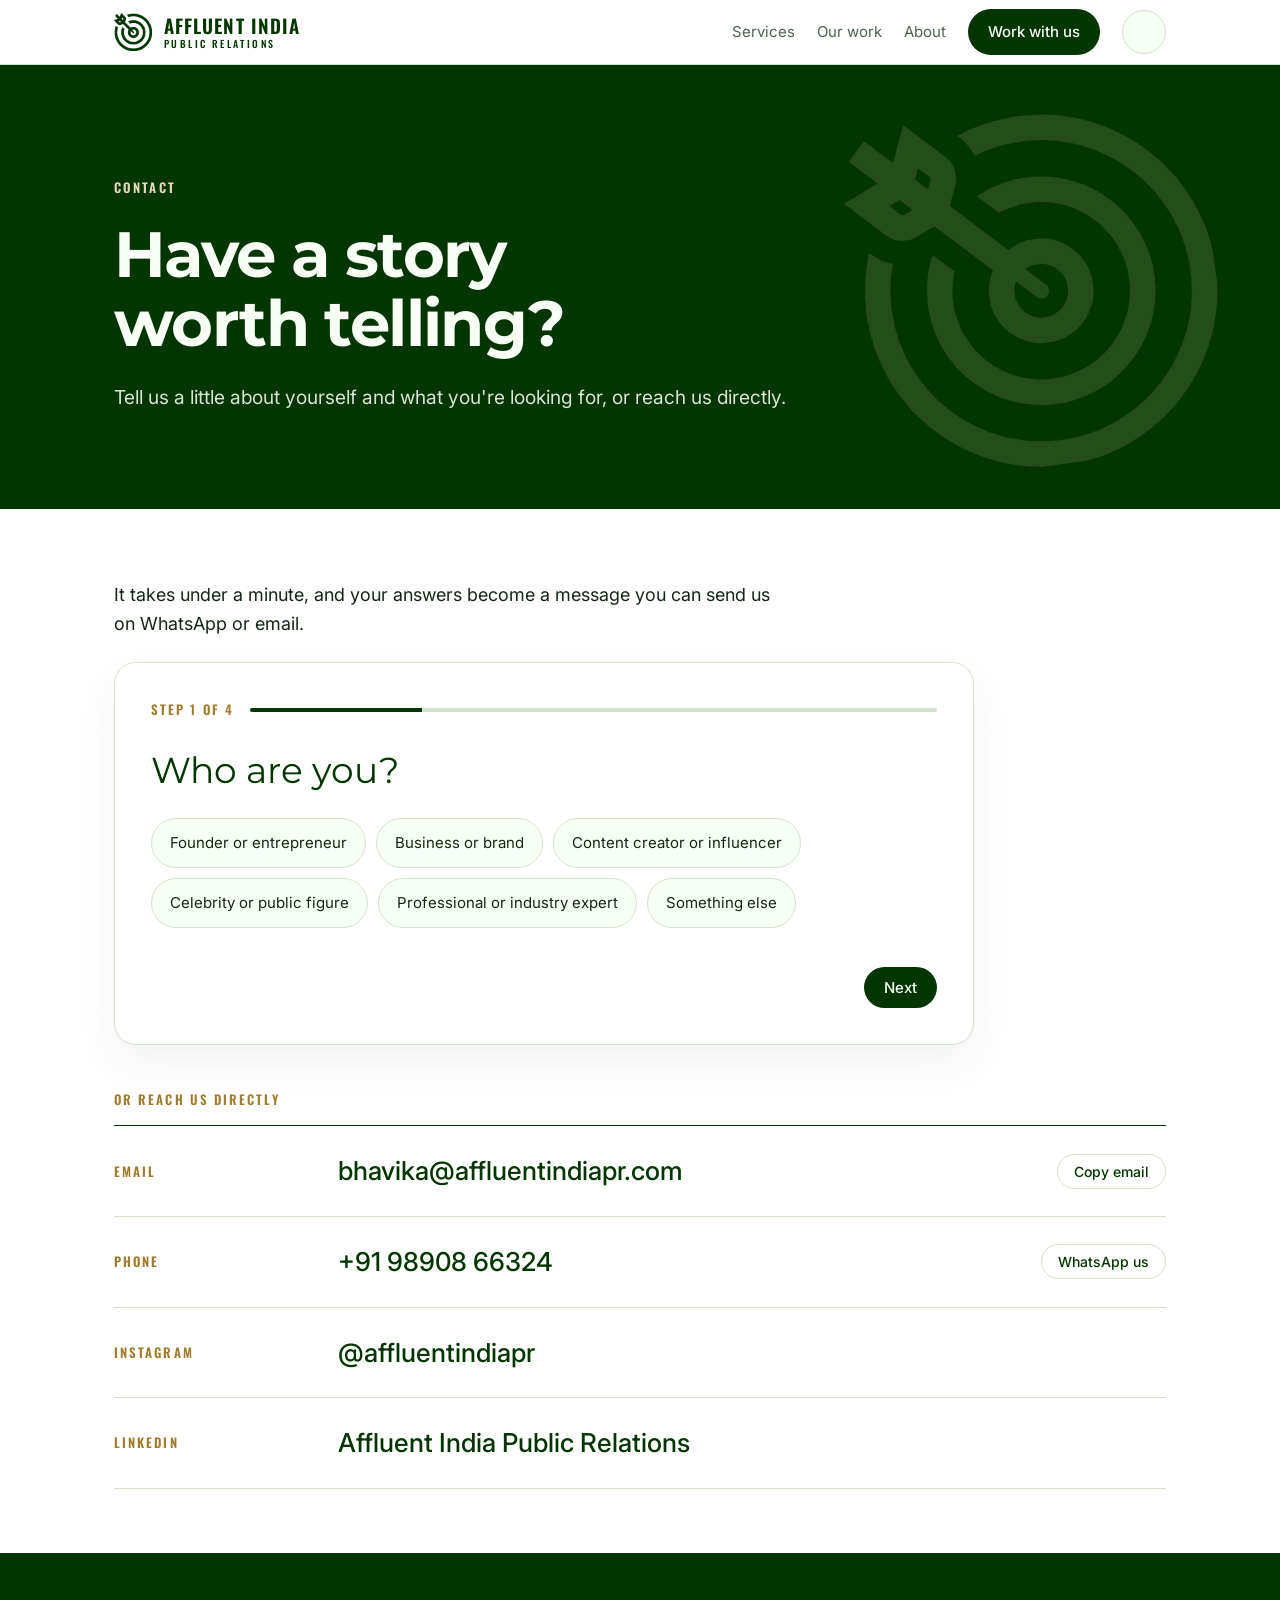
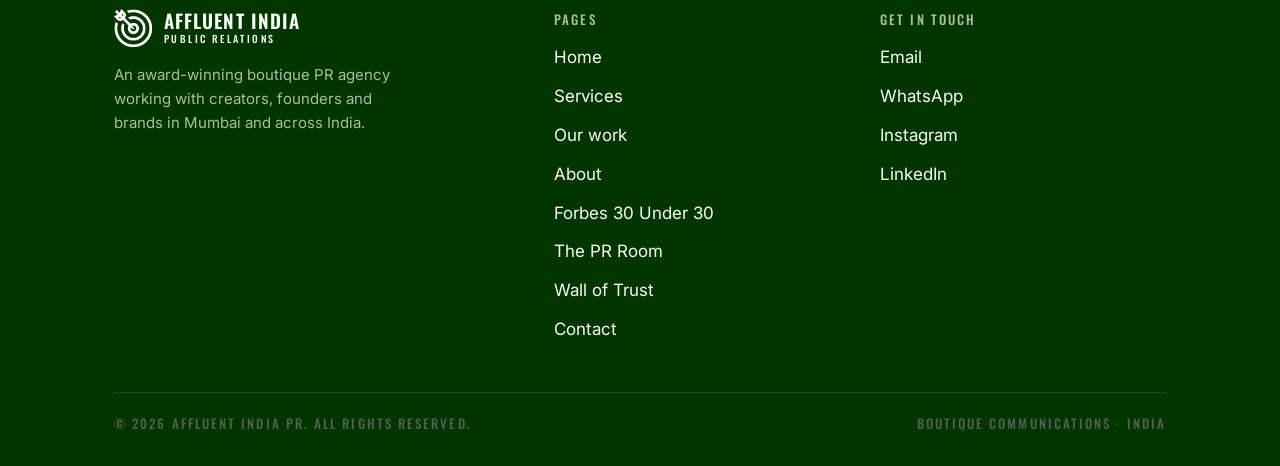
<file: contact.html>
<!DOCTYPE html>
<html lang="en">
<head>
<script async src="https://www.googletagmanager.com/gtm.js?id=GTM-53NDWTKK"></script>
<script>
  window.dataLayer = window.dataLayer || [];
  function gtag(){dataLayer.push(arguments);}
  gtag('js', new Date());
</script>
<meta charset="utf-8">
<meta name="viewport" content="width=device-width, initial-scale=1">
<title>Contact | Affluent India PR</title>
<meta name="description" content="Work with Affluent India PR. Tell us about your goals and reach us on WhatsApp, email, Instagram or LinkedIn.">
<meta property="og:title" content="Contact | Affluent India PR">
<meta property="og:description" content="Work with Affluent India PR. Tell us about your goals and reach us on WhatsApp, email, Instagram or LinkedIn.">
<meta property="og:type" content="website">
<meta property="og:url" content="https://affluentindiapr.com/contact.html">
<meta property="og:image" content="https://affluentindiapr.com/share.jpg">
<meta property="og:site_name" content="Affluent India PR">
<meta name="twitter:card" content="summary_large_image">
<meta property="og:image:width" content="1200">
<meta property="og:image:height" content="630">
<meta name="theme-color" content="#033500">
<link rel="icon" type="image/png" href="mark.png">

<link rel="preconnect" href="https://fonts.googleapis.com">
<link rel="preconnect" href="https://fonts.gstatic.com" crossorigin>
<link href="https://fonts.googleapis.com/css2?family=Montserrat:ital,wght@0,500..800;1,500..700&family=Inter:wght@300;400;500;600&family=Oswald:wght@400;500;600&display=swap" rel="stylesheet">
<link rel="stylesheet" href="site.css">
</head>
<body data-page="contact">

<header class="nav">
  <div class="wrap">
    <a class="brand" href="index.html" aria-label="Affluent India Public Relations, home"><img src="mark.png" alt=""><span class="wm"><b>AFFLUENT INDIA</b><small>PUBLIC RELATIONS</small></span></a>
    <nav aria-label="Main">
      <a href="services.html">Services</a>
      <a href="work.html">Our work</a>
      <a href="about.html">About</a>
      <a class="btn" href="contact.html">Work with us</a>
      <button type="button" class="menu-btn" id="menu-btn" aria-expanded="false" aria-controls="menu" aria-label="Open menu"><span></span><span></span><span></span></button>
    </nav>
  </div>
  <div class="menu" id="menu" hidden>
    <ul class="wrap">
        <li><a href="index.html">Home</a></li>
        <li><a href="services.html">Services</a></li>
        <li><a href="work.html">Our work</a></li>
        <li><a href="about.html">About</a></li>
        <li><a href="forbes-30-under-30.html">Forbes 30 Under 30</a></li>
        <li><a href="the-pr-room.html">The PR Room</a></li>
        <li><a href="testimonials.html">Wall of Trust</a></li>
        <li><a href="contact.html" aria-current="page">Contact</a></li>
    </ul>
  </div>
</header>

<main id="top">
  <section class="band">
    <div class="wrap">
      <span class="band-eyebrow">Contact</span>
      <h1>Have a story worth <em>telling?</em></h1>
      <p class="band-sub">Tell us a little about yourself and what you're looking for, or reach us directly.</p>
    </div>
  </section>

  <section class="contact" id="contact">
    <div class="wrap">
      <p class="enq-intro">It takes under a minute, and your answers become a message you can send us on WhatsApp or email.</p>
      <form class="enq" id="enq" name="enquiry" method="POST" data-netlify="true" netlify-honeypot="company-website" novalidate>
        <input type="hidden" name="form-name" value="enquiry">
        <p hidden><label>Leave this empty <input name="company-website"></label></p>
        <div class="enq-top"><span class="label" id="enq-step">Step 1 of 4</span><div class="enq-bar"><span id="enq-fill"></span></div></div>

        <fieldset class="enq-pane" data-step="1">
          <legend>Who are you?</legend>
          <div class="chip-set"><label class="chip-opt"><input type="radio" name="who" value="Founder or entrepreneur"><span>Founder or entrepreneur</span></label>
<label class="chip-opt"><input type="radio" name="who" value="Business or brand"><span>Business or brand</span></label>
<label class="chip-opt"><input type="radio" name="who" value="Content creator or influencer"><span>Content creator or influencer</span></label>
<label class="chip-opt"><input type="radio" name="who" value="Celebrity or public figure"><span>Celebrity or public figure</span></label>
<label class="chip-opt"><input type="radio" name="who" value="Professional or industry expert"><span>Professional or industry expert</span></label>
<label class="chip-opt"><input type="radio" name="who" value="Something else" data-other="who-other"><span>Something else</span></label></div>
          <label class="enq-other" id="who-other-wrap" hidden for="who-other">Tell us in a few words<input id="who-other" type="text" maxlength="120"></label>
        </fieldset>

        <fieldset class="enq-pane" data-step="2" hidden>
          <legend>What's your main goal?</legend>
          <div class="chip-set" data-group="goal"><label class="chip-opt"><input type="radio" name="goal" value="Build credibility and trust"><span>Build credibility and trust</span></label>
<label class="chip-opt"><input type="radio" name="goal" value="Launch something new"><span>Launch something new</span></label>
<label class="chip-opt"><input type="radio" name="goal" value="Grow my personal brand"><span>Grow my personal brand</span></label>
<label class="chip-opt"><input type="radio" name="goal" value="Be seen as a leader in my industry"><span>Be seen as a leader in my industry</span></label>
<label class="chip-opt"><input type="radio" name="goal" value="Attract investors, clients or partners"><span>Attract investors, clients or partners</span></label>
<label class="chip-opt"><input type="radio" name="goal" value="Handle a reputation issue"><span>Handle a reputation issue</span></label>
<label class="chip-opt"><input type="radio" name="goal" value="Something else" data-other="goal-other"><span>Something else</span></label></div>
          <label class="enq-other" id="goal-other-wrap" hidden for="goal-other">Tell us in a few words<input id="goal-other" type="text" maxlength="120"></label>
        </fieldset>

        <fieldset class="enq-pane" data-step="3" hidden>
          <legend>What are you interested in? <small>Pick as many as you like</small></legend>
          <div class="chip-set"><label class="chip-opt"><input type="checkbox" name="want" value="Articles and features in the media"><span>Articles and features in the media</span></label>
<label class="chip-opt"><input type="checkbox" name="want" value="Forbes 30 Under 30 and other lists"><span>Forbes 30 Under 30 and other lists</span></label>
<label class="chip-opt"><input type="checkbox" name="want" value="Awards and recognition"><span>Awards and recognition</span></label>
<label class="chip-opt"><input type="checkbox" name="want" value="Speaking opportunities, like TEDx and panels"><span>Speaking opportunities, like TEDx and panels</span></label>
<label class="chip-opt"><input type="checkbox" name="want" value="Podcasts and interviews"><span>Podcasts and interviews</span></label>
<label class="chip-opt"><input type="checkbox" name="want" value="Influencer and creator collaborations"><span>Influencer and creator collaborations</span></label>
<label class="chip-opt"><input type="checkbox" name="want" value="Events and red carpets"><span>Events and red carpets</span></label>
<label class="chip-opt"><input type="checkbox" name="want" value="Something else" data-other="want-other"><span>Something else</span></label></div>
          <label class="enq-other" id="want-other-wrap" hidden for="want-other">Tell us in a few words<input id="want-other" type="text" maxlength="120"></label>
        </fieldset>

        <fieldset class="enq-pane" data-step="4" hidden>
          <legend>A little about you</legend>
          <div class="enq-fields">
            <label for="enq-name">Your name<input id="enq-name" name="name" type="text" autocomplete="name" required></label>
            <label for="enq-contact">Your email or WhatsApp number<input id="enq-contact" name="contact" type="text" autocomplete="email" inputmode="email" required></label>
            <label for="enq-brand">Brand, company or Instagram handle<input id="enq-brand" name="brand" type="text"></label>
            <label for="enq-when">When would you like to start?
              <select id="enq-when" name="timeline"><option value="">Choose one</option><option>As soon as possible</option><option>In the next 1 to 3 months</option><option>Just exploring for now</option></select>
            </label>
            <label for="enq-note" class="wide">Anything else we should know? <span class="opt">(optional)</span><textarea id="enq-note" name="message" rows="3"></textarea></label>
          </div>
        </fieldset>

        <div class="enq-pane enq-done" data-step="5" hidden>
          <h3>Thank you. Here's your message.</h3>
          <p>Send it to us on WhatsApp or email, and we'll get back to you.</p>
          <pre class="enq-msg" id="enq-msg"></pre>
          <div class="enq-send">
            <a class="btn" id="enq-wa" href="#">Send on WhatsApp</a>
            <a class="btn ghost" id="enq-mail" href="#">Send by email</a>
            <button type="button" class="copy" id="enq-copy">Copy message</button>
          </div>
        </div>

        <p class="enq-err" id="enq-err" role="alert"></p>
        <div class="enq-nav">
          <button type="button" class="btn ghost" id="enq-back" hidden>Back</button>
          <button type="button" class="btn" id="enq-next">Next</button>
        </div>
      </form>
      <p class="label enq-or">Or reach us directly</p>
      <div class="contact-rows">
        <div class="c-row">
          <span class="label">Email</span>
          <a class="big" href="mailto:bhavika@affluentindiapr.com">bhavika@affluentindiapr.com</a>
          <button class="copy" type="button" id="copy-email" data-copy="bhavika@affluentindiapr.com">Copy email</button>
        </div>
        <div class="c-row">
          <span class="label">Phone</span>
          <a class="big" href="tel:+919890866324">+91 98908 66324</a>
          <a class="copy" href="https://wa.me/919890866324">WhatsApp us</a>
        </div>
        <div class="c-row">
          <span class="label">Instagram</span>
          <a class="big" href="https://www.instagram.com/affluentindiapr">@affluentindiapr</a>
          <span></span>
        </div>
        <div class="c-row">
          <span class="label">LinkedIn</span>
          <a class="big" href="https://www.linkedin.com/company/affluent-india-public-relations/">Affluent India Public Relations</a>
          <span></span>
        </div>
      </div>
    </div>
  </section>
</main>

<div class="viewer" id="viewer" role="dialog" aria-modal="true" aria-labelledby="v-title">
  <div class="viewer-top">
    <div><span class="label" id="v-count"></span><h3 id="v-title"></h3></div>
    <button class="v-close" type="button" id="v-close">Close</button>
  </div>
  <div class="viewer-body" id="v-body"><div class="gallery" id="v-gallery"></div></div>
</div>
<div class="zoom" id="zoom" role="dialog" aria-modal="true" aria-label="Enlarged coverage">
  <button class="v-close" type="button" id="z-close">Close</button>
  <button class="z-nav prev" type="button" id="z-prev" aria-label="Previous story">←</button>
  <figure class="z-fig"><img id="z-img" alt=""><figcaption id="z-cap"></figcaption></figure>
  <button class="z-nav next" type="button" id="z-next" aria-label="Next story">→</button>
</div>


<footer class="site-index" aria-label="Site index">
  <div class="wrap">
    <div class="index-grid">
      <div>
        <a class="brand" href="index.html" aria-label="Affluent India Public Relations, home"><img src="mark.png" alt=""><span class="wm"><b>AFFLUENT INDIA</b><small>PUBLIC RELATIONS</small></span></a>
        <p>An award-winning boutique PR agency working with creators, founders and brands in Mumbai and across India.</p>
      </div>
      <div>
        <h4>Pages</h4>
        <ul>
          <li><a href="index.html">Home</a></li>
          <li><a href="services.html">Services</a></li>
          <li><a href="work.html">Our work</a></li>
          <li><a href="about.html">About</a></li>
          <li><a href="forbes-30-under-30.html">Forbes 30 Under 30</a></li>
          <li><a href="the-pr-room.html">The PR Room</a></li>
          <li><a href="testimonials.html">Wall of Trust</a></li>
          <li><a href="contact.html">Contact</a></li>
        </ul>
      </div>
      <div>
        <h4>Get in touch</h4>
        <ul>
          <li><a href="mailto:bhavika@affluentindiapr.com">Email</a></li>
          <li><a href="https://wa.me/919890866324">WhatsApp</a></li>
          <li><a href="https://www.instagram.com/affluentindiapr">Instagram</a></li>
          <li><a href="https://www.linkedin.com/company/affluent-india-public-relations/">LinkedIn</a></li>
        </ul>
      </div>
    </div>
    <div class="index-foot label"><span>© 2026 Affluent India PR. All rights reserved.</span><span>Boutique communications · India</span></div>
  </div>
</footer>

<script src="site.js"></script>
</body>
</html>
</file>
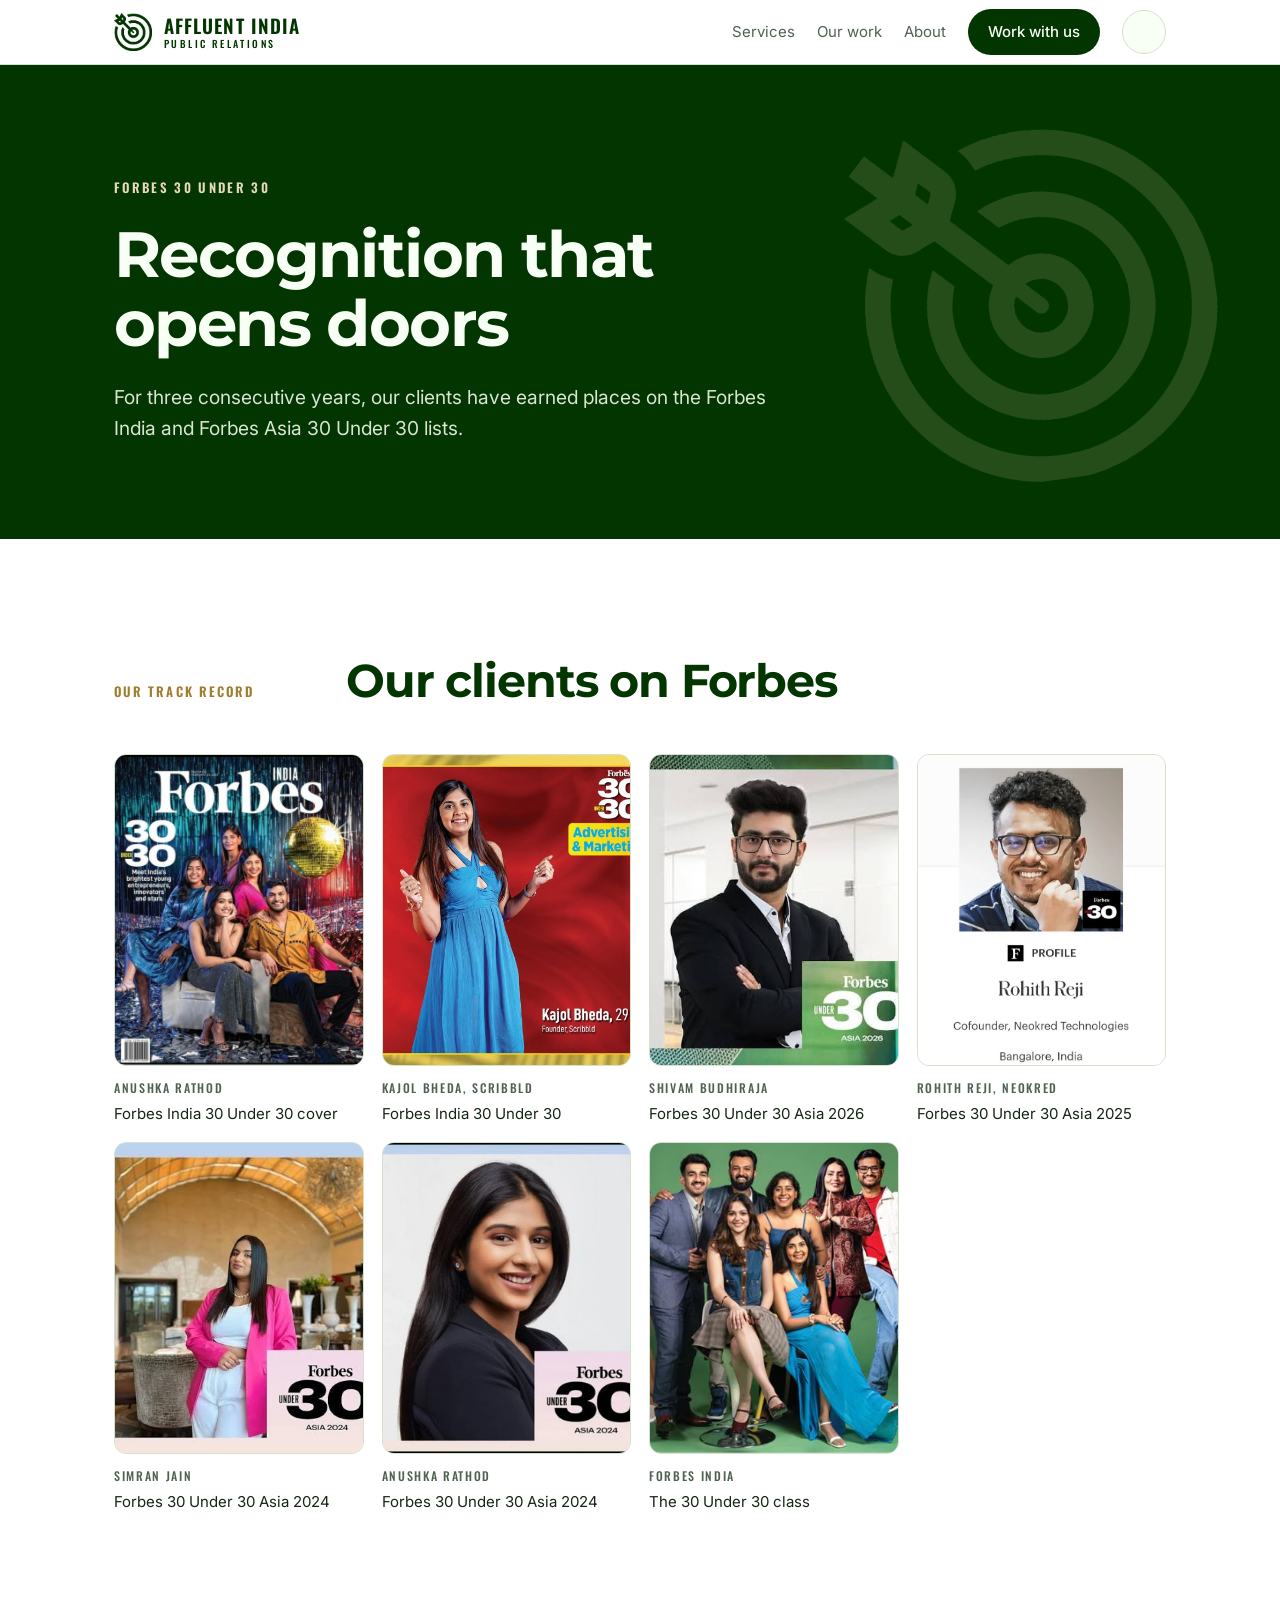
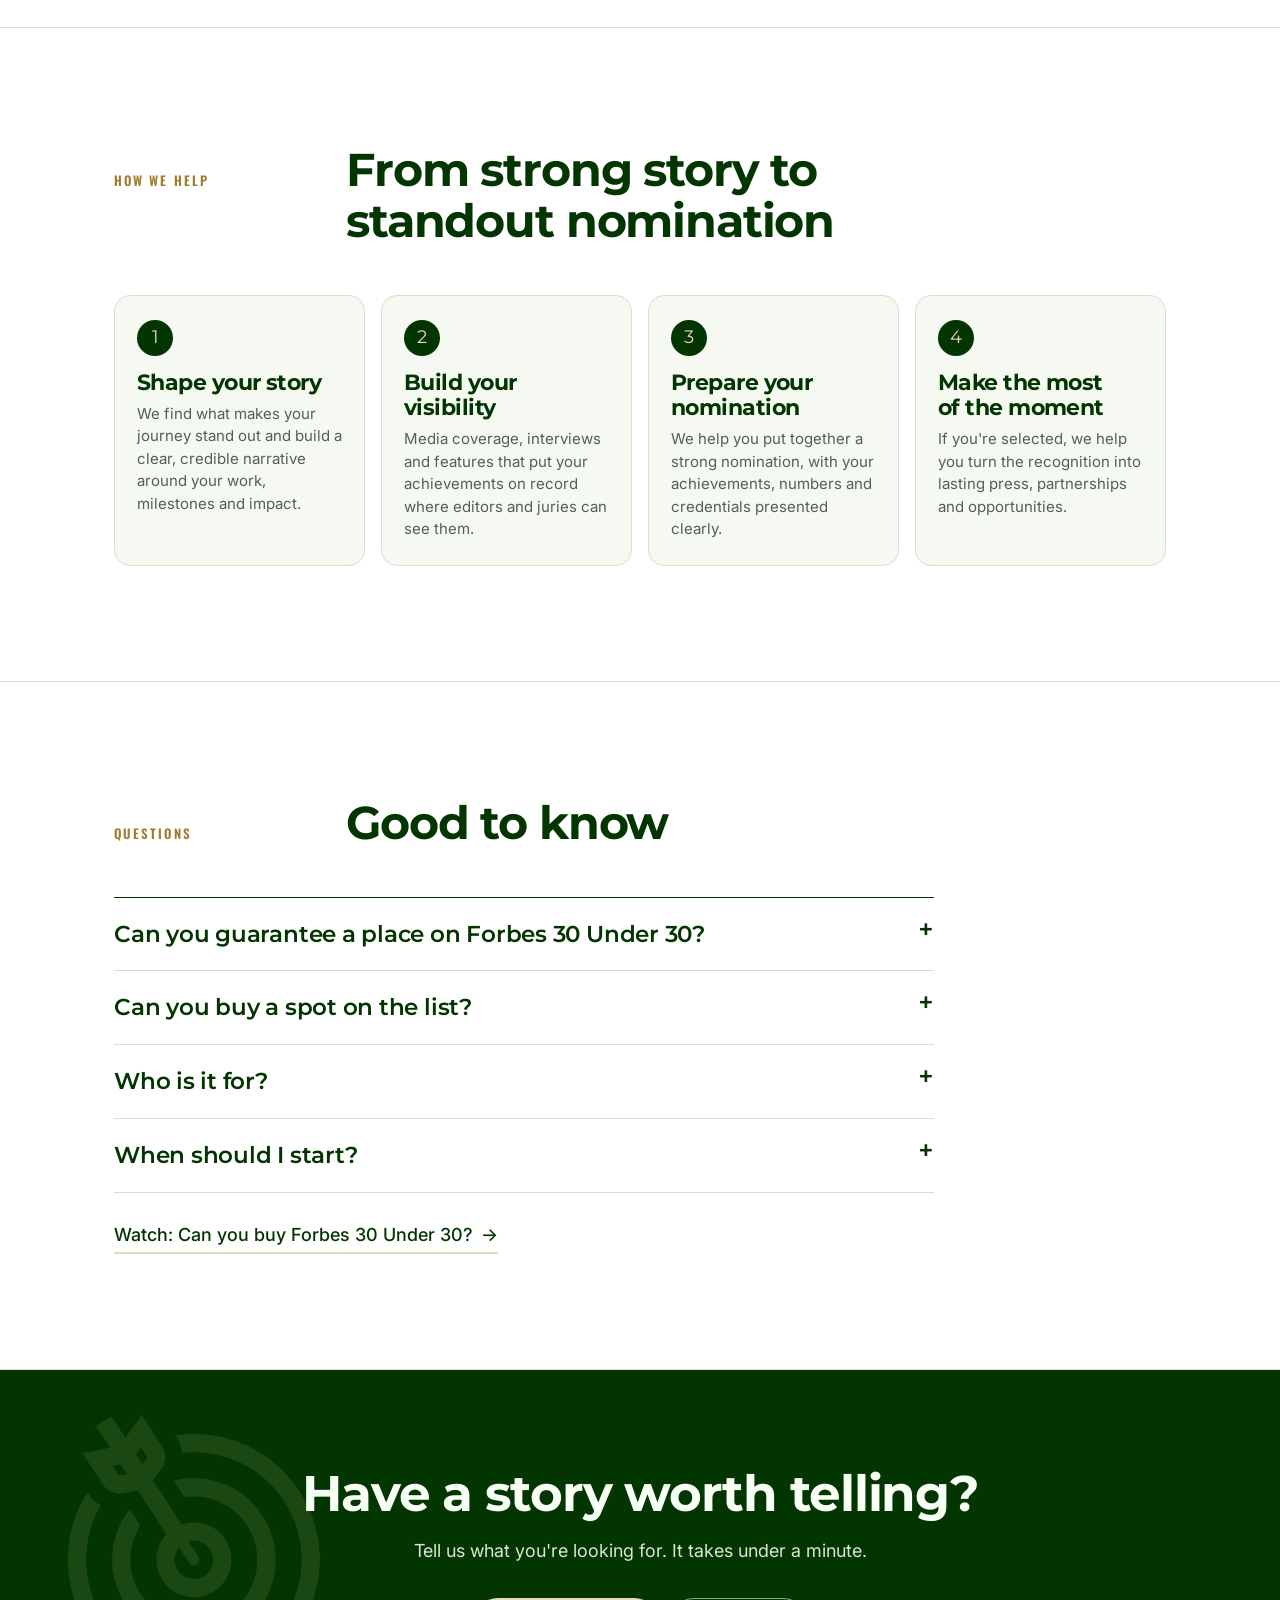
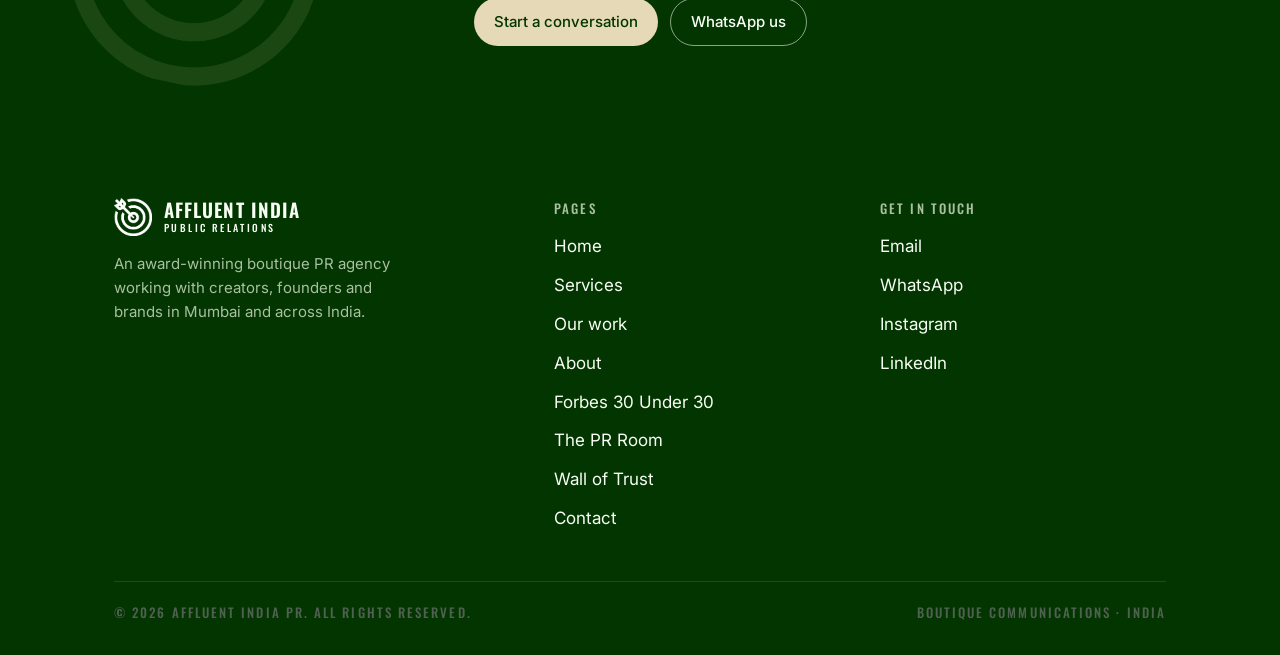
<file: forbes-30-under-30.html>
<!DOCTYPE html>
<html lang="en">
<head>
<script async src="https://www.googletagmanager.com/gtm.js?id=GTM-53NDWTKK"></script>
<script>
  window.dataLayer = window.dataLayer || [];
  function gtag(){dataLayer.push(arguments);}
  gtag('js', new Date());
</script>
<meta charset="utf-8">
<meta name="viewport" content="width=device-width, initial-scale=1">
<title>Forbes 30 Under 30 PR | How We Help Founders and Creators | Affluent India PR</title>
<meta name="description" content="For three consecutive years, Affluent India PR clients have been named on the Forbes India and Forbes Asia 30 Under 30 lists. How we help founders and creators build the story and visibility behind a strong nomination.">
<meta property="og:title" content="Forbes 30 Under 30 PR | How We Help Founders and Creators | Affluent India PR">
<meta property="og:description" content="For three consecutive years, Affluent India PR clients have been named on the Forbes India and Forbes Asia 30 Under 30 lists. How we help founders and creators build the story and visibility behind a strong nomination.">
<meta property="og:type" content="website">
<meta property="og:url" content="https://affluentindiapr.com/forbes-30-under-30.html">
<meta property="og:image" content="https://affluentindiapr.com/share.jpg">
<meta property="og:site_name" content="Affluent India PR">
<meta name="twitter:card" content="summary_large_image">
<meta property="og:image:width" content="1200">
<meta property="og:image:height" content="630">
<meta name="theme-color" content="#033500">
<link rel="icon" type="image/png" href="mark.png">
<script type="application/ld+json">{"@context": "https://schema.org", "@type": "FAQPage", "mainEntity": [{"@type": "Question", "name": "Can you guarantee a place on Forbes 30 Under 30?", "acceptedAnswer": {"@type": "Answer", "text": "No, and no one honestly can. Selection is entirely Forbes' editorial decision. What we do is make sure your story is strong, visible and presented at its best."}}, {"@type": "Question", "name": "Can you buy a spot on the list?", "acceptedAnswer": {"@type": "Answer", "text": "No. A place on Forbes 30 Under 30 is earned through real achievements. Our founder Bhavika explains this in one of her most-watched reels."}}, {"@type": "Question", "name": "Who is it for?", "acceptedAnswer": {"@type": "Answer", "text": "Founders, creators and young professionals under 30 who are creating real impact in their space, and want their work recognised beyond India, across Asia and globally."}}, {"@type": "Question", "name": "When should I start?", "acceptedAnswer": {"@type": "Answer", "text": "The earlier, the better. Recognition like this builds on a track record, so the strongest nominations come from people who already have steady PR and visibility behind them. If you're starting fresh, begin at least several months before nominations open."}}]}</script>
<link rel="preconnect" href="https://fonts.googleapis.com">
<link rel="preconnect" href="https://fonts.gstatic.com" crossorigin>
<link href="https://fonts.googleapis.com/css2?family=Montserrat:ital,wght@0,500..800;1,500..700&family=Inter:wght@300;400;500;600&family=Oswald:wght@400;500;600&display=swap" rel="stylesheet">
<link rel="stylesheet" href="site.css">
</head>
<body data-page="forbes-30-under-30">

<header class="nav">
  <div class="wrap">
    <a class="brand" href="index.html" aria-label="Affluent India Public Relations, home"><img src="mark.png" alt=""><span class="wm"><b>AFFLUENT INDIA</b><small>PUBLIC RELATIONS</small></span></a>
    <nav aria-label="Main">
      <a href="services.html">Services</a>
      <a href="work.html">Our work</a>
      <a href="about.html">About</a>
      <a class="btn" href="contact.html">Work with us</a>
      <button type="button" class="menu-btn" id="menu-btn" aria-expanded="false" aria-controls="menu" aria-label="Open menu"><span></span><span></span><span></span></button>
    </nav>
  </div>
  <div class="menu" id="menu" hidden>
    <ul class="wrap">
        <li><a href="index.html">Home</a></li>
        <li><a href="services.html">Services</a></li>
        <li><a href="work.html">Our work</a></li>
        <li><a href="about.html">About</a></li>
        <li><a href="forbes-30-under-30.html" aria-current="page">Forbes 30 Under 30</a></li>
        <li><a href="the-pr-room.html">The PR Room</a></li>
        <li><a href="testimonials.html">Wall of Trust</a></li>
        <li><a href="contact.html">Contact</a></li>
    </ul>
  </div>
</header>

<main id="top">
  <section class="band">
    <div class="wrap">
      <span class="band-eyebrow">Forbes 30 Under 30</span>
      <h1>Recognition that <em>opens doors</em></h1>
      <p class="band-sub">For three consecutive years, our clients have earned places on the Forbes India and Forbes Asia 30 Under 30 lists.</p>
    </div>
  </section>

  <section class="block hl">
    <div class="wrap">
      <div class="sec-head">
        <div class="label">Our track record</div>
        <h2>Our clients on <em>Forbes</em></h2>
      </div>
      <div class="hl-grid">
        <button type="button" class="hl-card" data-src="anushka-1.jpg" data-who="Anushka Rathod" data-cap="Forbes India 30 Under 30 cover"><span class="hl-img"><img src="anushka-1.jpg" alt="Anushka Rathod, Forbes India 30 Under 30 cover" loading="lazy"></span><span class="hl-who">Anushka Rathod</span><span class="hl-cap">Forbes India 30 Under 30 cover</span></button>
        <button type="button" class="hl-card" data-src="scribbld-1.jpg" data-who="Kajol Bheda, Scribbld" data-cap="Forbes India 30 Under 30"><span class="hl-img"><img src="scribbld-1.jpg" alt="Kajol Bheda, Scribbld, Forbes India 30 Under 30" loading="lazy"></span><span class="hl-who">Kajol Bheda, Scribbld</span><span class="hl-cap">Forbes India 30 Under 30</span></button>
        <button type="button" class="hl-card" data-src="forbes-shivam.jpg" data-who="Shivam Budhiraja" data-cap="Forbes 30 Under 30 Asia 2026"><span class="hl-img"><img src="forbes-shivam.jpg" alt="Shivam Budhiraja, Forbes 30 Under 30 Asia 2026" loading="lazy"></span><span class="hl-who">Shivam Budhiraja</span><span class="hl-cap">Forbes 30 Under 30 Asia 2026</span></button>
        <button type="button" class="hl-card" data-src="forbes-rohith.jpg" data-who="Rohith Reji, Neokred" data-cap="Forbes 30 Under 30 Asia 2025"><span class="hl-img"><img src="forbes-rohith.jpg" alt="Rohith Reji, Neokred, Forbes 30 Under 30 Asia 2025" loading="lazy"></span><span class="hl-who">Rohith Reji, Neokred</span><span class="hl-cap">Forbes 30 Under 30 Asia 2025</span></button>
        <button type="button" class="hl-card" data-src="forbes-simran.jpg" data-who="Simran Jain" data-cap="Forbes 30 Under 30 Asia 2024"><span class="hl-img"><img src="forbes-simran.jpg" alt="Simran Jain, Forbes 30 Under 30 Asia 2024" loading="lazy"></span><span class="hl-who">Simran Jain</span><span class="hl-cap">Forbes 30 Under 30 Asia 2024</span></button>
        <button type="button" class="hl-card" data-src="anushka-2.jpg" data-who="Anushka Rathod" data-cap="Forbes 30 Under 30 Asia 2024"><span class="hl-img"><img src="anushka-2.jpg" alt="Anushka Rathod, Forbes 30 Under 30 Asia 2024" loading="lazy"></span><span class="hl-who">Anushka Rathod</span><span class="hl-cap">Forbes 30 Under 30 Asia 2024</span></button>
        <button type="button" class="hl-card" data-src="scribbld-3.jpg" data-who="Forbes India" data-cap="The 30 Under 30 class"><span class="hl-img"><img src="scribbld-3.jpg" alt="Forbes India, The 30 Under 30 class" loading="lazy"></span><span class="hl-who">Forbes India</span><span class="hl-cap">The 30 Under 30 class</span></button>
      </div>
    </div>
  </section>

  <section class="block fsteps">
    <div class="wrap">
      <div class="sec-head">
        <div class="label">How we help</div>
        <h2>From strong story to <em>standout</em> nomination</h2>
      </div>
      <ol class="step-grid">
        <li><span class="step-n">1</span><h3>Shape your story</h3><p>We find what makes your journey stand out and build a clear, credible narrative around your work, milestones and impact.</p></li>
        <li><span class="step-n">2</span><h3>Build your visibility</h3><p>Media coverage, interviews and features that put your achievements on record where editors and juries can see them.</p></li>
        <li><span class="step-n">3</span><h3>Prepare your nomination</h3><p>We help you put together a strong nomination, with your achievements, numbers and credentials presented clearly.</p></li>
        <li><span class="step-n">4</span><h3>Make the most of the moment</h3><p>If you're selected, we help you turn the recognition into lasting press, partnerships and opportunities.</p></li>
      </ol>
    </div>
  </section>

  <section class="block faq">
    <div class="wrap">
      <div class="sec-head">
        <div class="label">Questions</div>
        <h2>Good to <em>know</em></h2>
      </div>
      <div class="faq-list">
        <details><summary>Can you guarantee a place on Forbes 30 Under 30?</summary><p>No, and no one honestly can. Selection is entirely Forbes' editorial decision. What we do is make sure your story is strong, visible and presented at its best.</p></details>
        <details><summary>Can you buy a spot on the list?</summary><p>No. A place on Forbes 30 Under 30 is earned through real achievements. Our founder Bhavika explains this in one of her most-watched reels.</p></details>
        <details><summary>Who is it for?</summary><p>Founders, creators and young professionals under 30 who are creating real impact in their space, and want their work recognised beyond India, across Asia and globally.</p></details>
        <details><summary>When should I start?</summary><p>The earlier, the better. Recognition like this builds on a track record, so the strongest nominations come from people who already have steady PR and visibility behind them. If you're starting fresh, begin at least several months before nominations open.</p></details>
      </div>
      <a class="more" href="https://www.instagram.com/reel/DZWqeSVNL3U/">Watch: Can you buy Forbes 30 Under 30? <span aria-hidden="true">→</span></a>
    </div>
  </section>

  <section class="cta-band">
    <div class="wrap">
      <h2>Have a story worth <em>telling?</em></h2>
      <p>Tell us what you're looking for. It takes under a minute.</p>
      <div class="band-actions"><a class="btn btn-light" href="contact.html">Start a conversation</a><a class="btn btn-ghost-light" href="https://wa.me/919890866324">WhatsApp us</a></div>
    </div>
  </section>
</main>

<div class="viewer" id="viewer" role="dialog" aria-modal="true" aria-labelledby="v-title">
  <div class="viewer-top">
    <div><span class="label" id="v-count"></span><h3 id="v-title"></h3></div>
    <button class="v-close" type="button" id="v-close">Close</button>
  </div>
  <div class="viewer-body" id="v-body"><div class="gallery" id="v-gallery"></div></div>
</div>
<div class="zoom" id="zoom" role="dialog" aria-modal="true" aria-label="Enlarged coverage">
  <button class="v-close" type="button" id="z-close">Close</button>
  <button class="z-nav prev" type="button" id="z-prev" aria-label="Previous story">←</button>
  <figure class="z-fig"><img id="z-img" alt=""><figcaption id="z-cap"></figcaption></figure>
  <button class="z-nav next" type="button" id="z-next" aria-label="Next story">→</button>
</div>


<footer class="site-index" aria-label="Site index">
  <div class="wrap">
    <div class="index-grid">
      <div>
        <a class="brand" href="index.html" aria-label="Affluent India Public Relations, home"><img src="mark.png" alt=""><span class="wm"><b>AFFLUENT INDIA</b><small>PUBLIC RELATIONS</small></span></a>
        <p>An award-winning boutique PR agency working with creators, founders and brands in Mumbai and across India.</p>
      </div>
      <div>
        <h4>Pages</h4>
        <ul>
          <li><a href="index.html">Home</a></li>
          <li><a href="services.html">Services</a></li>
          <li><a href="work.html">Our work</a></li>
          <li><a href="about.html">About</a></li>
          <li><a href="forbes-30-under-30.html">Forbes 30 Under 30</a></li>
          <li><a href="the-pr-room.html">The PR Room</a></li>
          <li><a href="testimonials.html">Wall of Trust</a></li>
          <li><a href="contact.html">Contact</a></li>
        </ul>
      </div>
      <div>
        <h4>Get in touch</h4>
        <ul>
          <li><a href="mailto:bhavika@affluentindiapr.com">Email</a></li>
          <li><a href="https://wa.me/919890866324">WhatsApp</a></li>
          <li><a href="https://www.instagram.com/affluentindiapr">Instagram</a></li>
          <li><a href="https://www.linkedin.com/company/affluent-india-public-relations/">LinkedIn</a></li>
        </ul>
      </div>
    </div>
    <div class="index-foot label"><span>© 2026 Affluent India PR. All rights reserved.</span><span>Boutique communications · India</span></div>
  </div>
</footer>

<script src="site.js"></script>
</body>
</html>
</file>
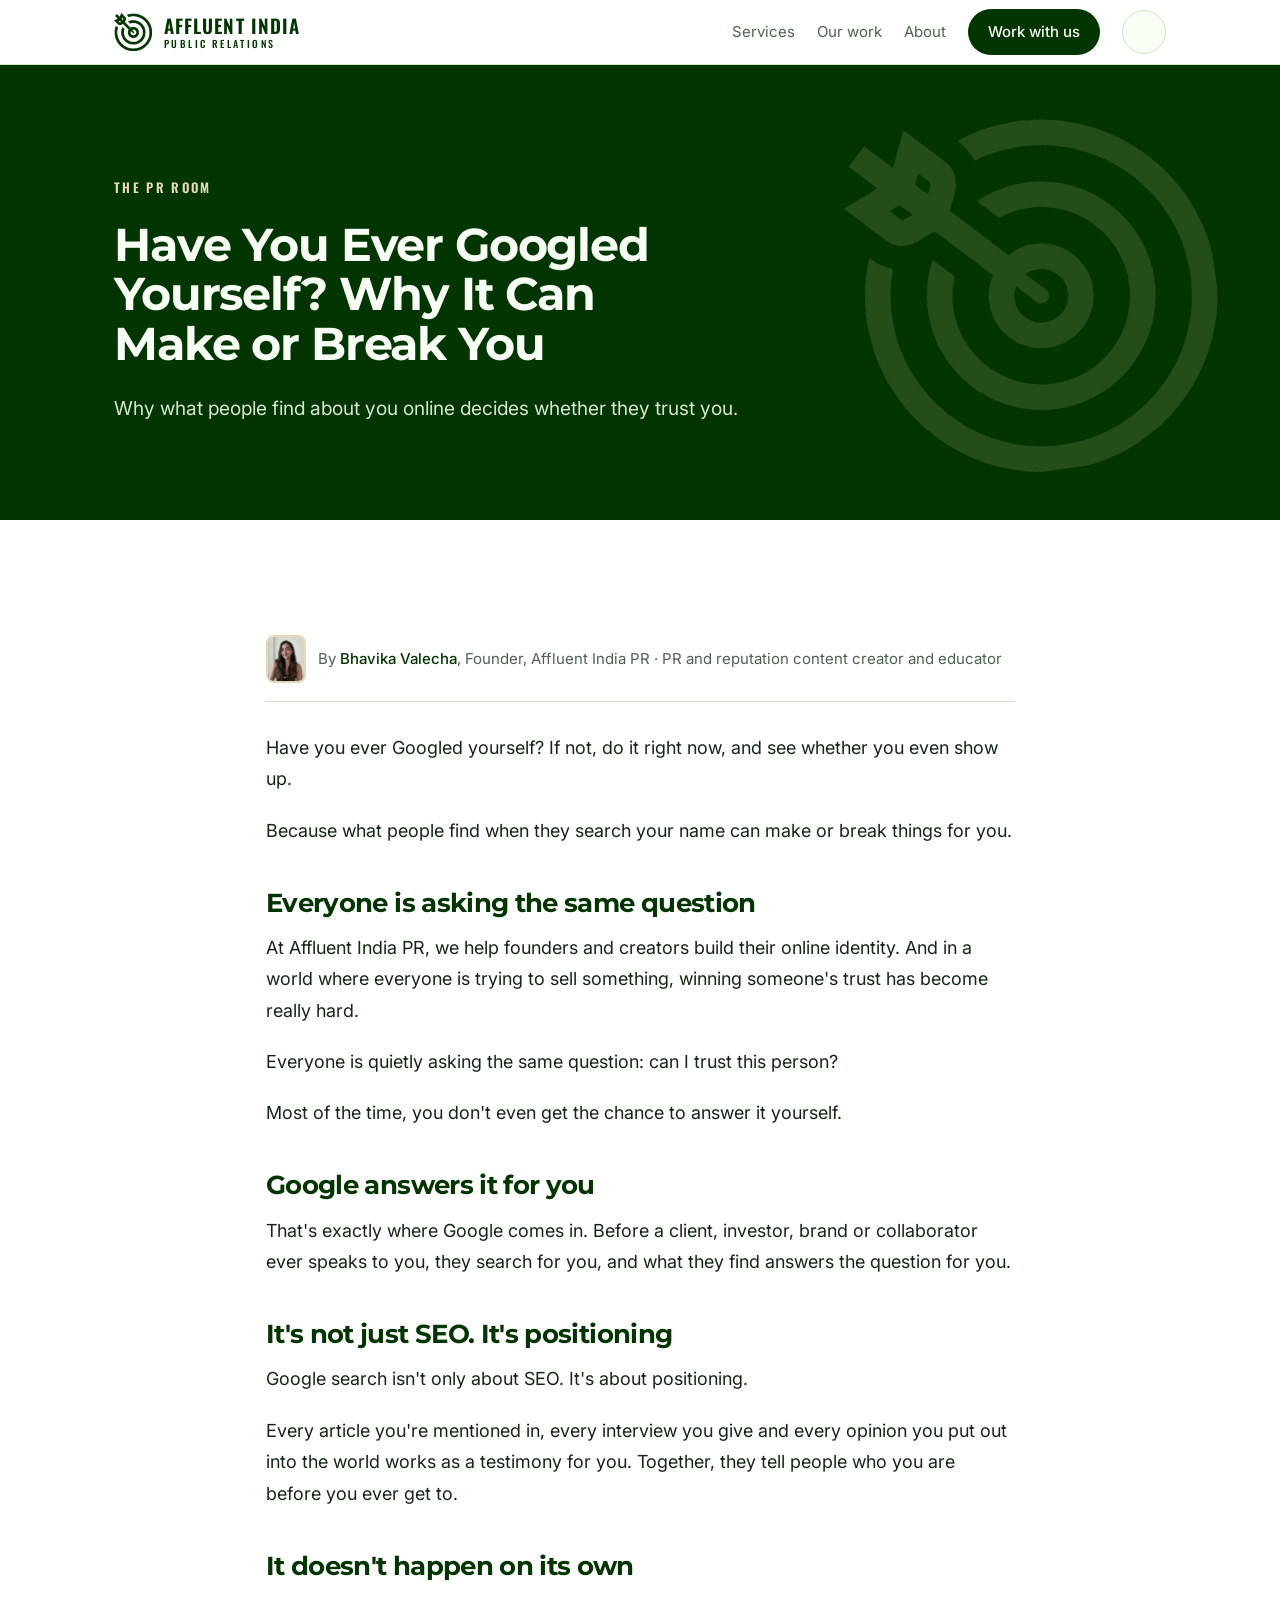
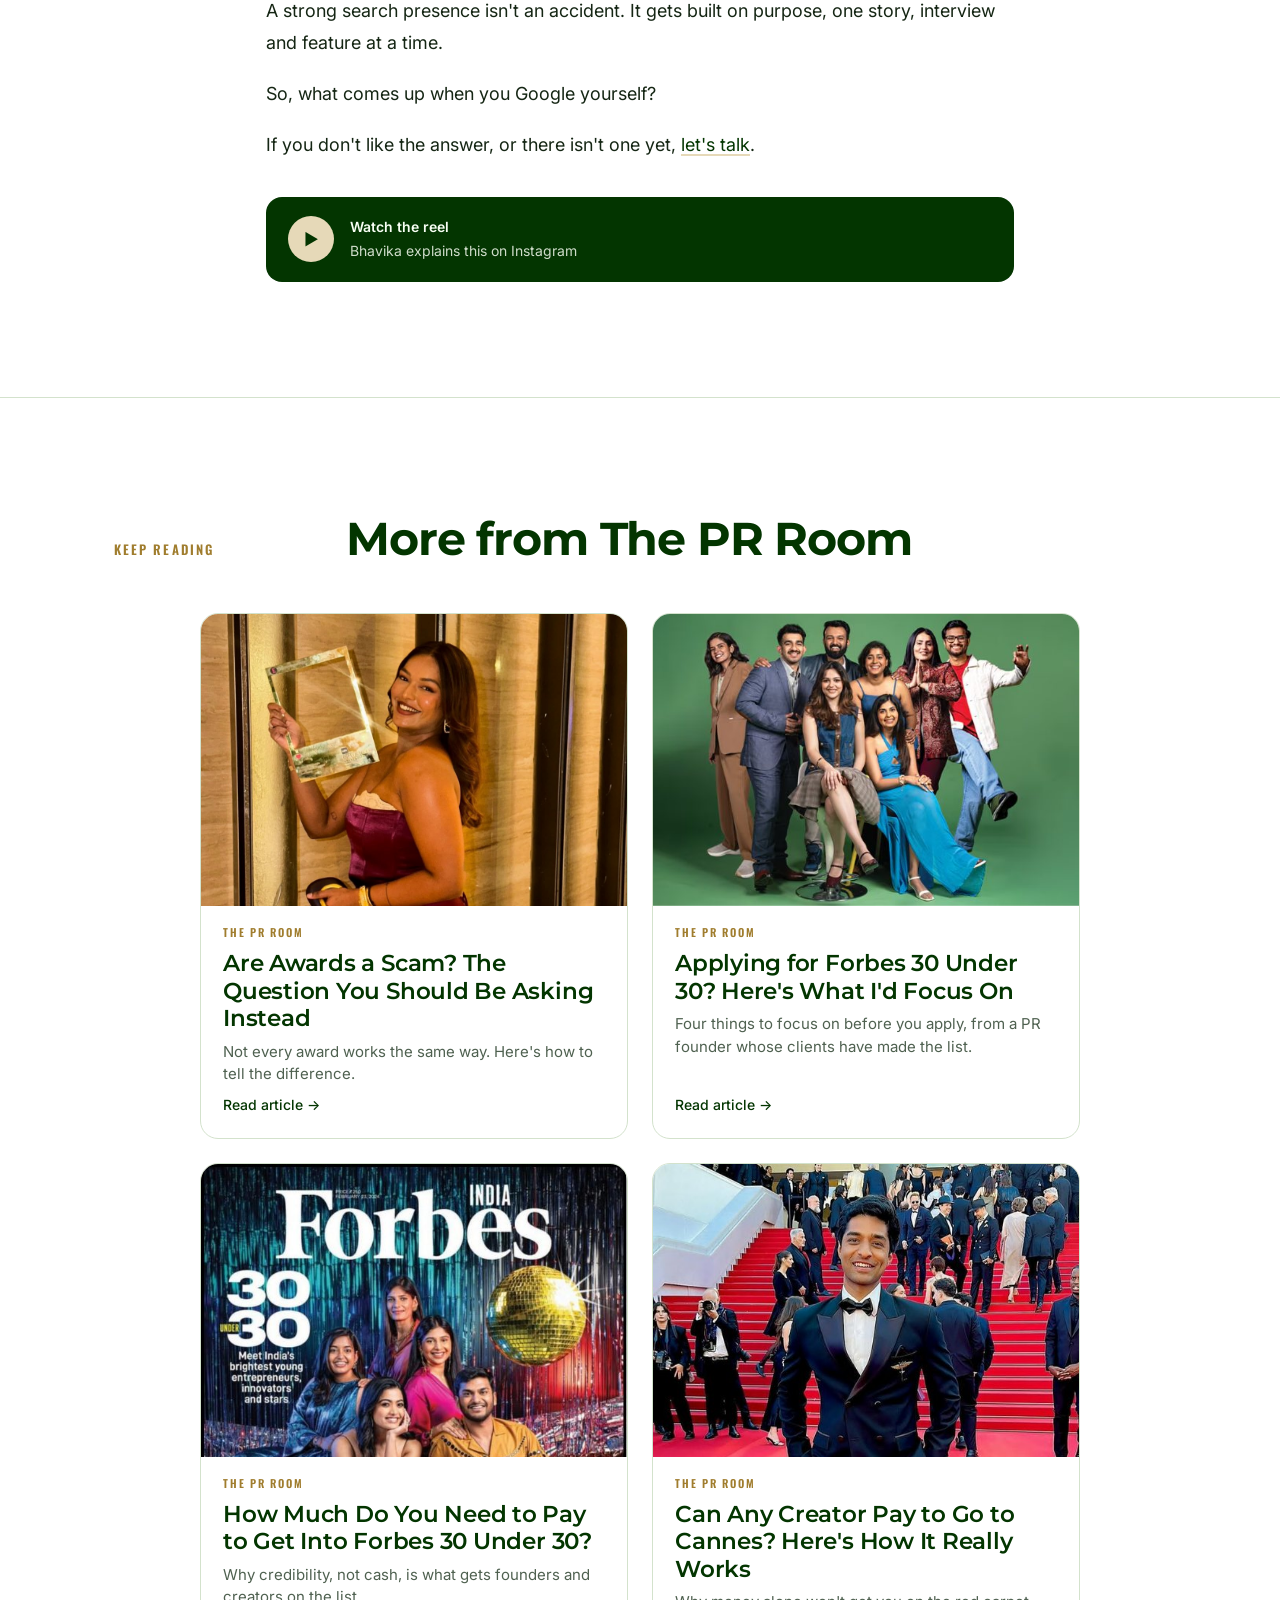
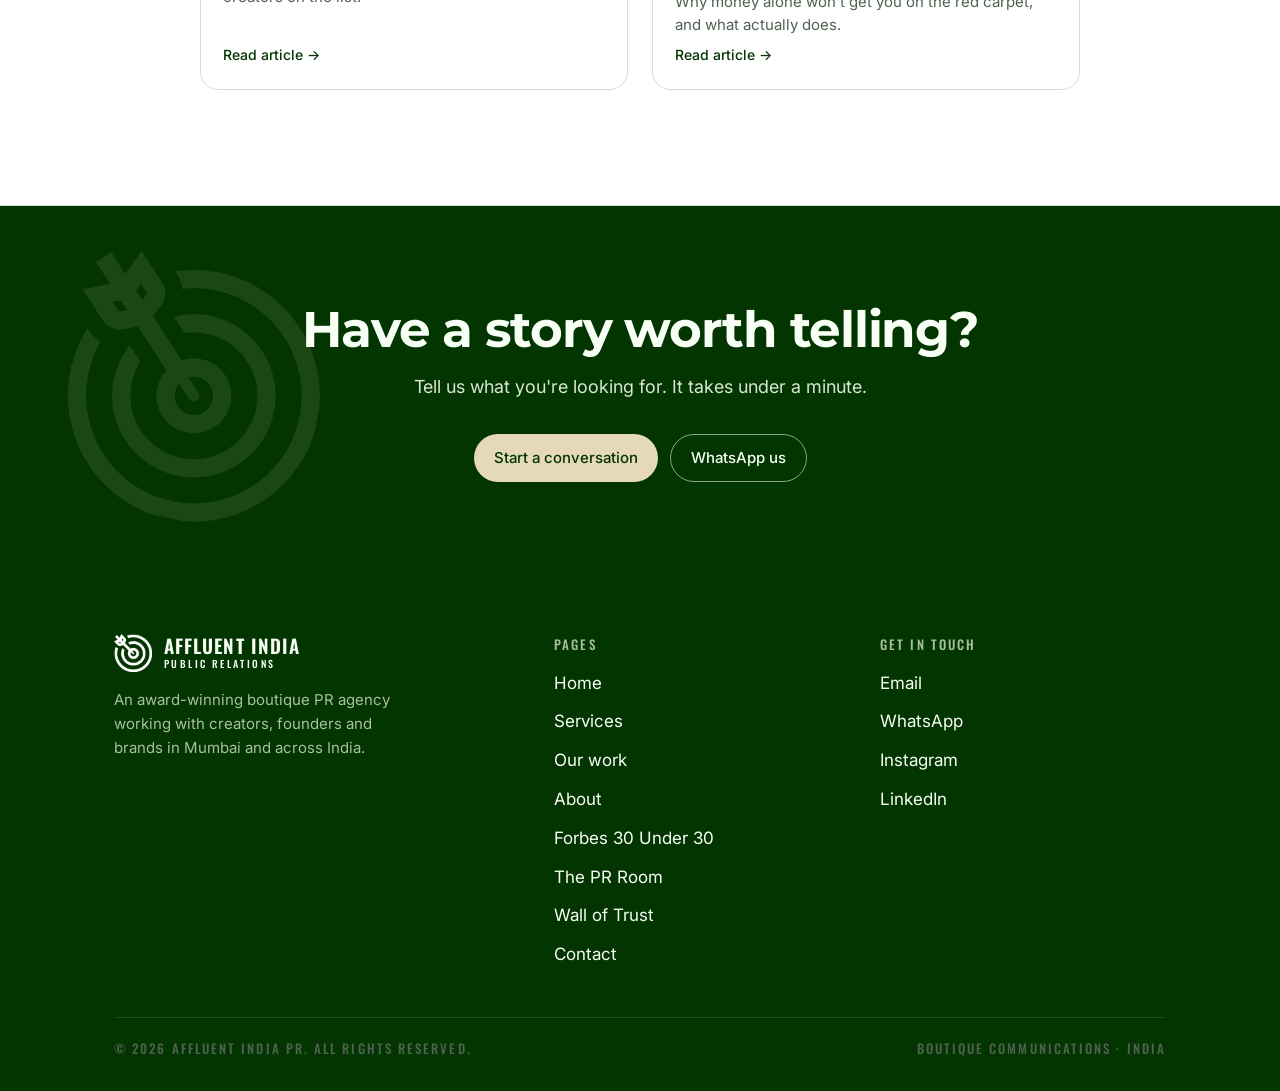
<file: have-you-googled-yourself.html>
<!DOCTYPE html>
<html lang="en">
<head>
<script async src="https://www.googletagmanager.com/gtm.js?id=GTM-53NDWTKK"></script>
<script>
  window.dataLayer = window.dataLayer || [];
  function gtag(){dataLayer.push(arguments);}
  gtag('js', new Date());
</script>
<meta charset="utf-8">
<meta name="viewport" content="width=device-width, initial-scale=1">
<title>Have You Googled Yourself? Why Your Search Results Matter | The PR Room</title>
<meta name="description" content="What comes up when people Google you? A PR founder explains why search results shape trust for founders and creators, and why they're built on purpose.">
<meta property="og:title" content="Have You Ever Googled Yourself? Why It Can Make or Break You">
<meta property="og:description" content="What comes up when people Google you? A PR founder explains why search results shape trust for founders and creators, and why they're built on purpose.">
<meta property="og:type" content="article">
<meta property="og:url" content="https://affluentindiapr.com/have-you-googled-yourself.html">
<meta property="og:image" content="https://affluentindiapr.com/cover-herstory.jpg">
<meta property="og:site_name" content="Affluent India PR">
<meta name="twitter:card" content="summary_large_image">
<meta name="theme-color" content="#033500">
<link rel="icon" type="image/png" href="mark.png">
<script type="application/ld+json">{"@context": "https://schema.org", "@type": "Article", "headline": "Have You Ever Googled Yourself? Why It Can Make or Break You", "description": "What comes up when people Google you? A PR founder explains why search results shape trust for founders and creators, and why they're built on purpose.", "author": {"@type": "Person", "name": "Bhavika Valecha"}, "publisher": {"@type": "Organization", "name": "Affluent India PR"}, "image": "cover-herstory.jpg"}</script>
<link rel="preconnect" href="https://fonts.googleapis.com">
<link rel="preconnect" href="https://fonts.gstatic.com" crossorigin>
<link href="https://fonts.googleapis.com/css2?family=Montserrat:ital,wght@0,500..800;1,500..700&family=Inter:wght@300;400;500;600&family=Oswald:wght@400;500;600&display=swap" rel="stylesheet">
<link rel="stylesheet" href="site.css">
</head>
<body data-page="article">

<header class="nav">
  <div class="wrap">
    <a class="brand" href="index.html" aria-label="Affluent India Public Relations, home"><img src="mark.png" alt=""><span class="wm"><b>AFFLUENT INDIA</b><small>PUBLIC RELATIONS</small></span></a>
    <nav aria-label="Main">
      <a href="services.html">Services</a>
      <a href="work.html">Our work</a>
      <a href="about.html">About</a>
      <a class="btn" href="contact.html">Work with us</a>
      <button type="button" class="menu-btn" id="menu-btn" aria-expanded="false" aria-controls="menu" aria-label="Open menu"><span></span><span></span><span></span></button>
    </nav>
  </div>
  <div class="menu" id="menu" hidden>
    <ul class="wrap">
        <li><a href="index.html">Home</a></li>
        <li><a href="services.html">Services</a></li>
        <li><a href="work.html">Our work</a></li>
        <li><a href="about.html">About</a></li>
        <li><a href="forbes-30-under-30.html">Forbes 30 Under 30</a></li>
        <li><a href="the-pr-room.html" aria-current="page">The PR Room</a></li>
        <li><a href="testimonials.html">Wall of Trust</a></li>
        <li><a href="contact.html">Contact</a></li>
    </ul>
  </div>
</header>

<main id="top">
  <section class="band">
    <div class="wrap">
      <span class="band-eyebrow">The PR Room</span>
      <h1>Have You Ever Googled Yourself? Why It Can Make or Break You</h1>
      <p class="band-sub">Why what people find about you online decides whether they trust you.</p>
    </div>
  </section>

  <section class="block article">
    <div class="wrap">
      <article class="prose">
        <p class="byline"><img src="bhavika-sm.jpg" alt="" width="40" height="48"><span>By <b>Bhavika Valecha</b>, Founder, Affluent India PR · PR and reputation content creator and educator</span></p>

<p>Have you ever Googled yourself? If not, do it right now, and see whether you even show up.</p>
<p>Because what people find when they search your name can make or break things for you.</p>
<h2>Everyone is asking the same question</h2>
<p>At Affluent India PR, we help founders and creators build their online identity. And in a world where everyone is trying to sell something, winning someone's trust has become really hard.</p>
<p>Everyone is quietly asking the same question: can I trust this person?</p>
<p>Most of the time, you don't even get the chance to answer it yourself.</p>
<h2>Google answers it for you</h2>
<p>That's exactly where Google comes in. Before a client, investor, brand or collaborator ever speaks to you, they search for you, and what they find answers the question for you.</p>
<h2>It's not just SEO. It's positioning</h2>
<p>Google search isn't only about SEO. It's about positioning.</p>
<p>Every article you're mentioned in, every interview you give and every opinion you put out into the world works as a testimony for you. Together, they tell people who you are before you ever get to.</p>
<h2>It doesn't happen on its own</h2>
<p>A strong search presence isn't an accident. It gets built on purpose, one story, interview and feature at a time.</p>
<p>So, what comes up when you Google yourself?</p>
<p>If you don't like the answer, or there isn't one yet, <a href="contact.html">let's talk</a>.</p>
      <a class="reel-cta" href="https://www.instagram.com/reel/Daj-asGtWS7/"><span class="reel-cta-play" aria-hidden="true">▶</span><span><b>Watch the reel</b>Bhavika explains this on Instagram</span></a>
      </article>
    </div>
  </section>

  <section class="block room more-arts">
    <div class="wrap">
      <div class="sec-head"><div class="label">Keep reading</div><h2>More from The PR Room</h2></div>
      <div class="art-grid">
        <a class="art-card" href="are-awards-a-scam.html"><span class="art-img"><img src="cover-award.jpg" alt="" loading="lazy" style="object-position:center top"></span><span class="art-k">The PR Room</span><span class="art-t">Are Awards a Scam? The Question You Should Be Asking Instead</span><span class="art-d">Not every award works the same way. Here's how to tell the difference.</span><span class="art-more">Read article <span aria-hidden="true">→</span></span></a>
        <a class="art-card" href="how-to-apply-forbes-30-under-30.html"><span class="art-img"><img src="scribbld-3.jpg" alt="" loading="lazy" style="object-position:center center"></span><span class="art-k">The PR Room</span><span class="art-t">Applying for Forbes 30 Under 30? Here's What I'd Focus On</span><span class="art-d">Four things to focus on before you apply, from a PR founder whose clients have made the list.</span><span class="art-more">Read article <span aria-hidden="true">→</span></span></a>
        <a class="art-card" href="how-much-to-pay-forbes-30-under-30.html"><span class="art-img"><img src="anushka-1.jpg" alt="" loading="lazy" style="object-position:center top"></span><span class="art-k">The PR Room</span><span class="art-t">How Much Do You Need to Pay to Get Into Forbes 30 Under 30?</span><span class="art-d">Why credibility, not cash, is what gets founders and creators on the list.</span><span class="art-more">Read article <span aria-hidden="true">→</span></span></a>
        <a class="art-card" href="can-creators-pay-to-go-to-cannes.html"><span class="art-img"><img src="cannes-sharan.jpg" alt="" loading="lazy" style="object-position:center top"></span><span class="art-k">The PR Room</span><span class="art-t">Can Any Creator Pay to Go to Cannes? Here's How It Really Works</span><span class="art-d">Why money alone won't get you on the red carpet, and what actually does.</span><span class="art-more">Read article <span aria-hidden="true">→</span></span></a>
      </div>
    </div>
  </section>

  <section class="cta-band">
    <div class="wrap">
      <h2>Have a story worth <em>telling?</em></h2>
      <p>Tell us what you're looking for. It takes under a minute.</p>
      <div class="band-actions"><a class="btn btn-light" href="contact.html">Start a conversation</a><a class="btn btn-ghost-light" href="https://wa.me/919890866324">WhatsApp us</a></div>
    </div>
  </section>
</main>

<div class="viewer" id="viewer" role="dialog" aria-modal="true" aria-labelledby="v-title">
  <div class="viewer-top">
    <div><span class="label" id="v-count"></span><h3 id="v-title"></h3></div>
    <button class="v-close" type="button" id="v-close">Close</button>
  </div>
  <div class="viewer-body" id="v-body"><div class="gallery" id="v-gallery"></div></div>
</div>
<div class="zoom" id="zoom" role="dialog" aria-modal="true" aria-label="Enlarged coverage">
  <button class="v-close" type="button" id="z-close">Close</button>
  <button class="z-nav prev" type="button" id="z-prev" aria-label="Previous story">←</button>
  <figure class="z-fig"><img id="z-img" alt=""><figcaption id="z-cap"></figcaption></figure>
  <button class="z-nav next" type="button" id="z-next" aria-label="Next story">→</button>
</div>


<footer class="site-index" aria-label="Site index">
  <div class="wrap">
    <div class="index-grid">
      <div>
        <a class="brand" href="index.html" aria-label="Affluent India Public Relations, home"><img src="mark.png" alt=""><span class="wm"><b>AFFLUENT INDIA</b><small>PUBLIC RELATIONS</small></span></a>
        <p>An award-winning boutique PR agency working with creators, founders and brands in Mumbai and across India.</p>
      </div>
      <div>
        <h4>Pages</h4>
        <ul>
          <li><a href="index.html">Home</a></li>
          <li><a href="services.html">Services</a></li>
          <li><a href="work.html">Our work</a></li>
          <li><a href="about.html">About</a></li>
          <li><a href="forbes-30-under-30.html">Forbes 30 Under 30</a></li>
          <li><a href="the-pr-room.html">The PR Room</a></li>
          <li><a href="testimonials.html">Wall of Trust</a></li>
          <li><a href="contact.html">Contact</a></li>
        </ul>
      </div>
      <div>
        <h4>Get in touch</h4>
        <ul>
          <li><a href="mailto:bhavika@affluentindiapr.com">Email</a></li>
          <li><a href="https://wa.me/919890866324">WhatsApp</a></li>
          <li><a href="https://www.instagram.com/affluentindiapr">Instagram</a></li>
          <li><a href="https://www.linkedin.com/company/affluent-india-public-relations/">LinkedIn</a></li>
        </ul>
      </div>
    </div>
    <div class="index-foot label"><span>© 2026 Affluent India PR. All rights reserved.</span><span>Boutique communications · India</span></div>
  </div>
</footer>

<script src="site.js"></script>
</body>
</html>
</file>
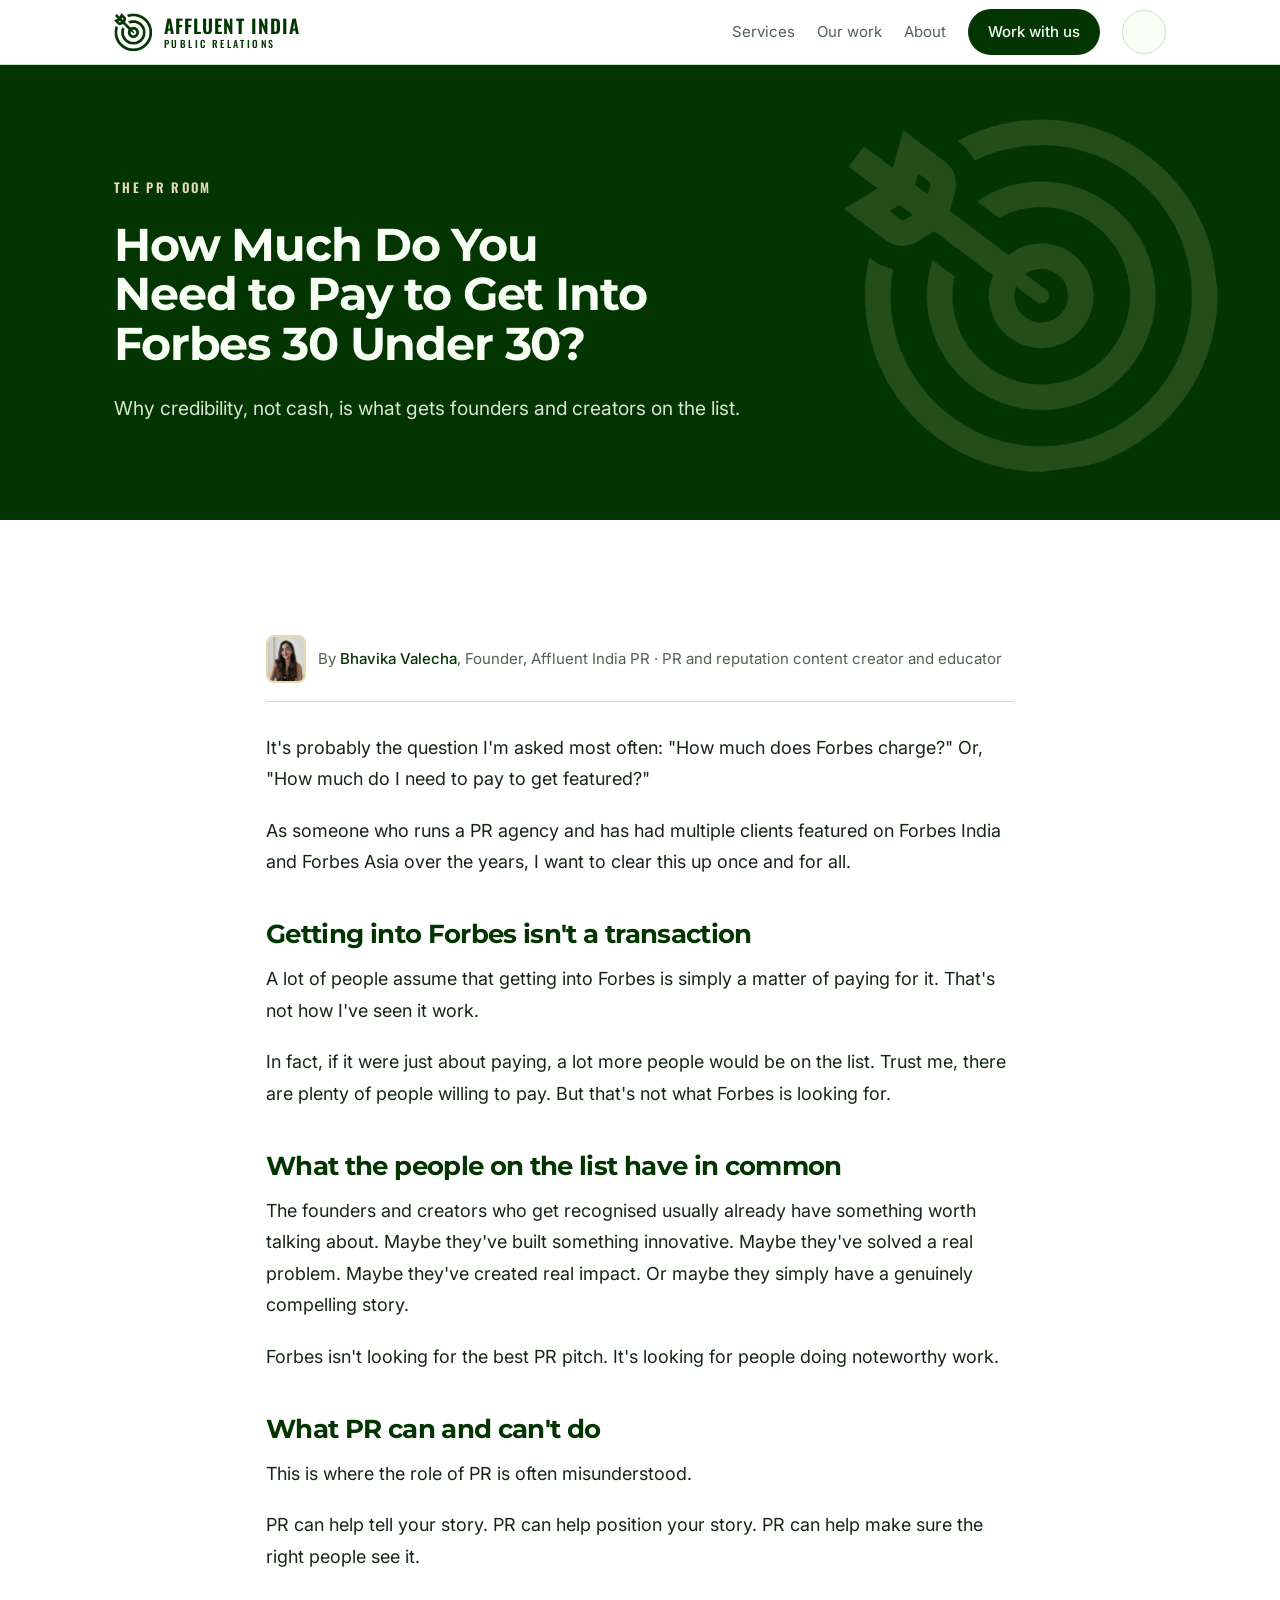
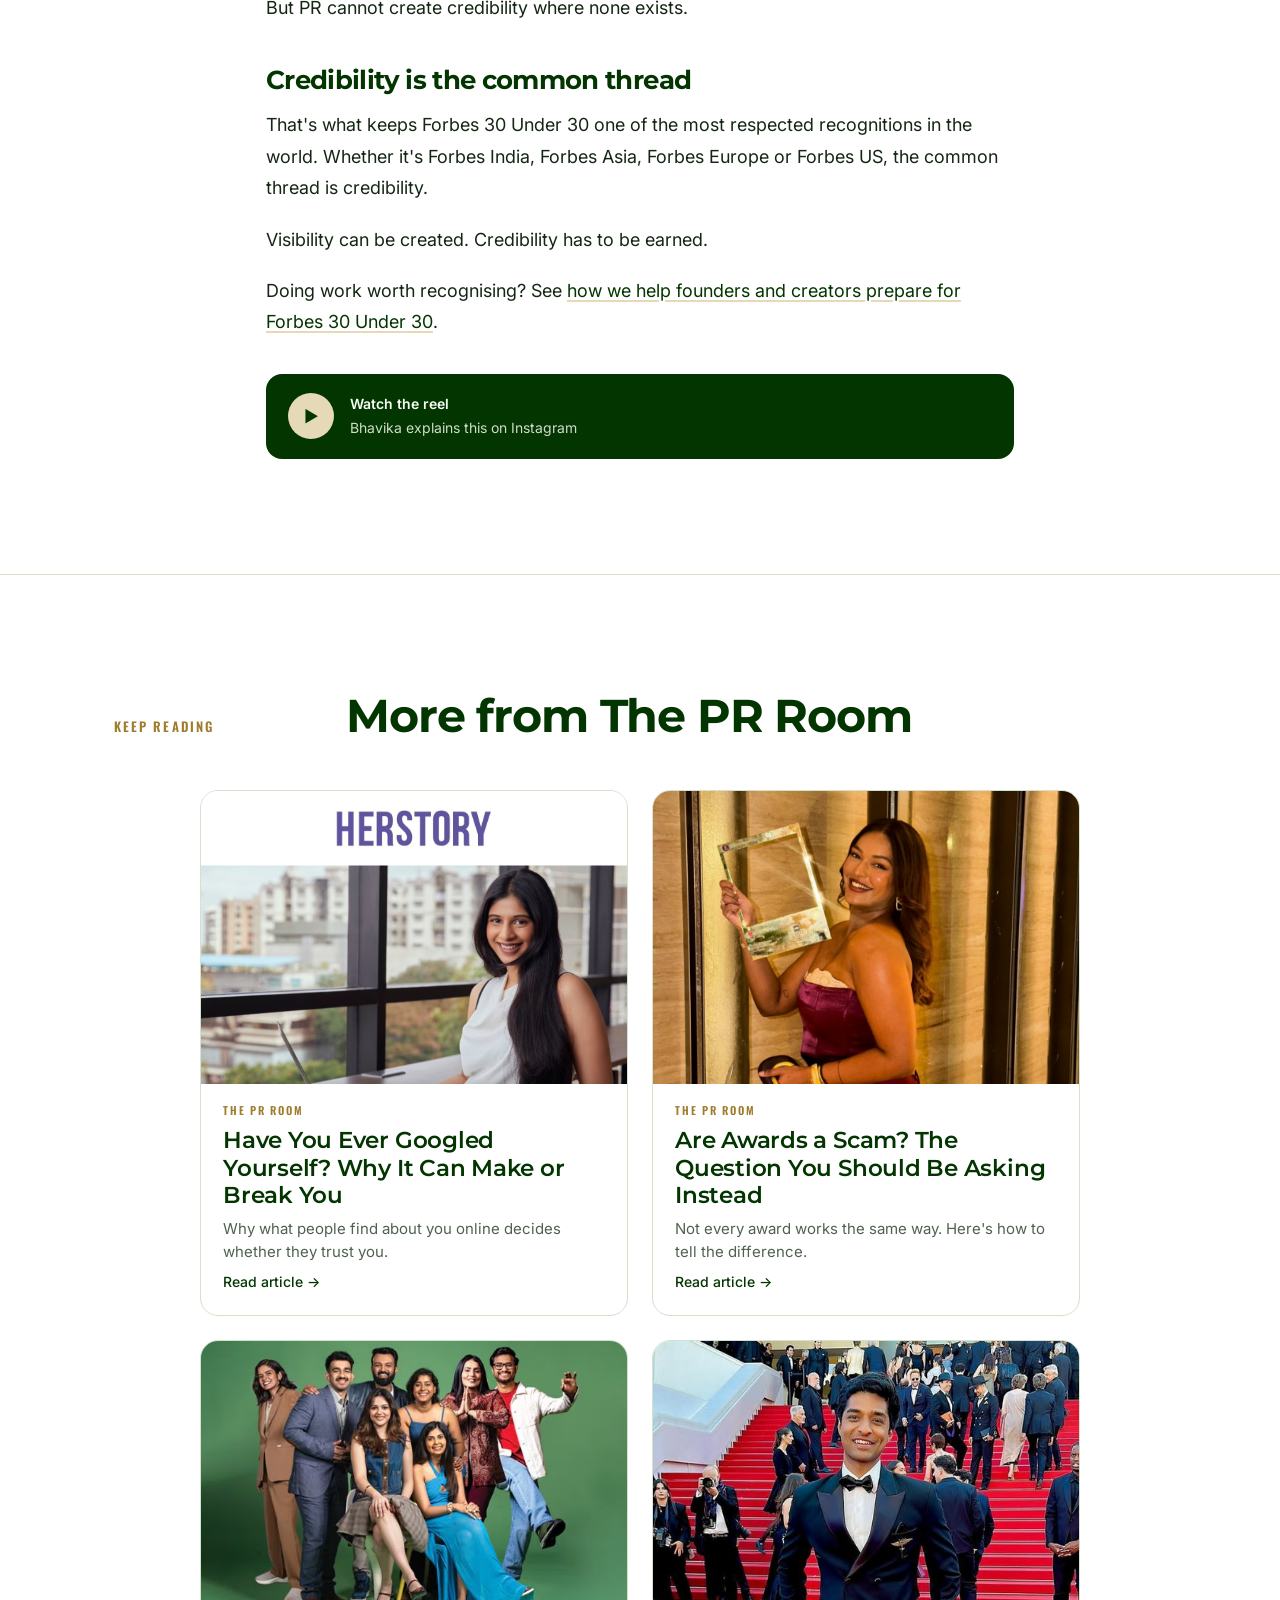
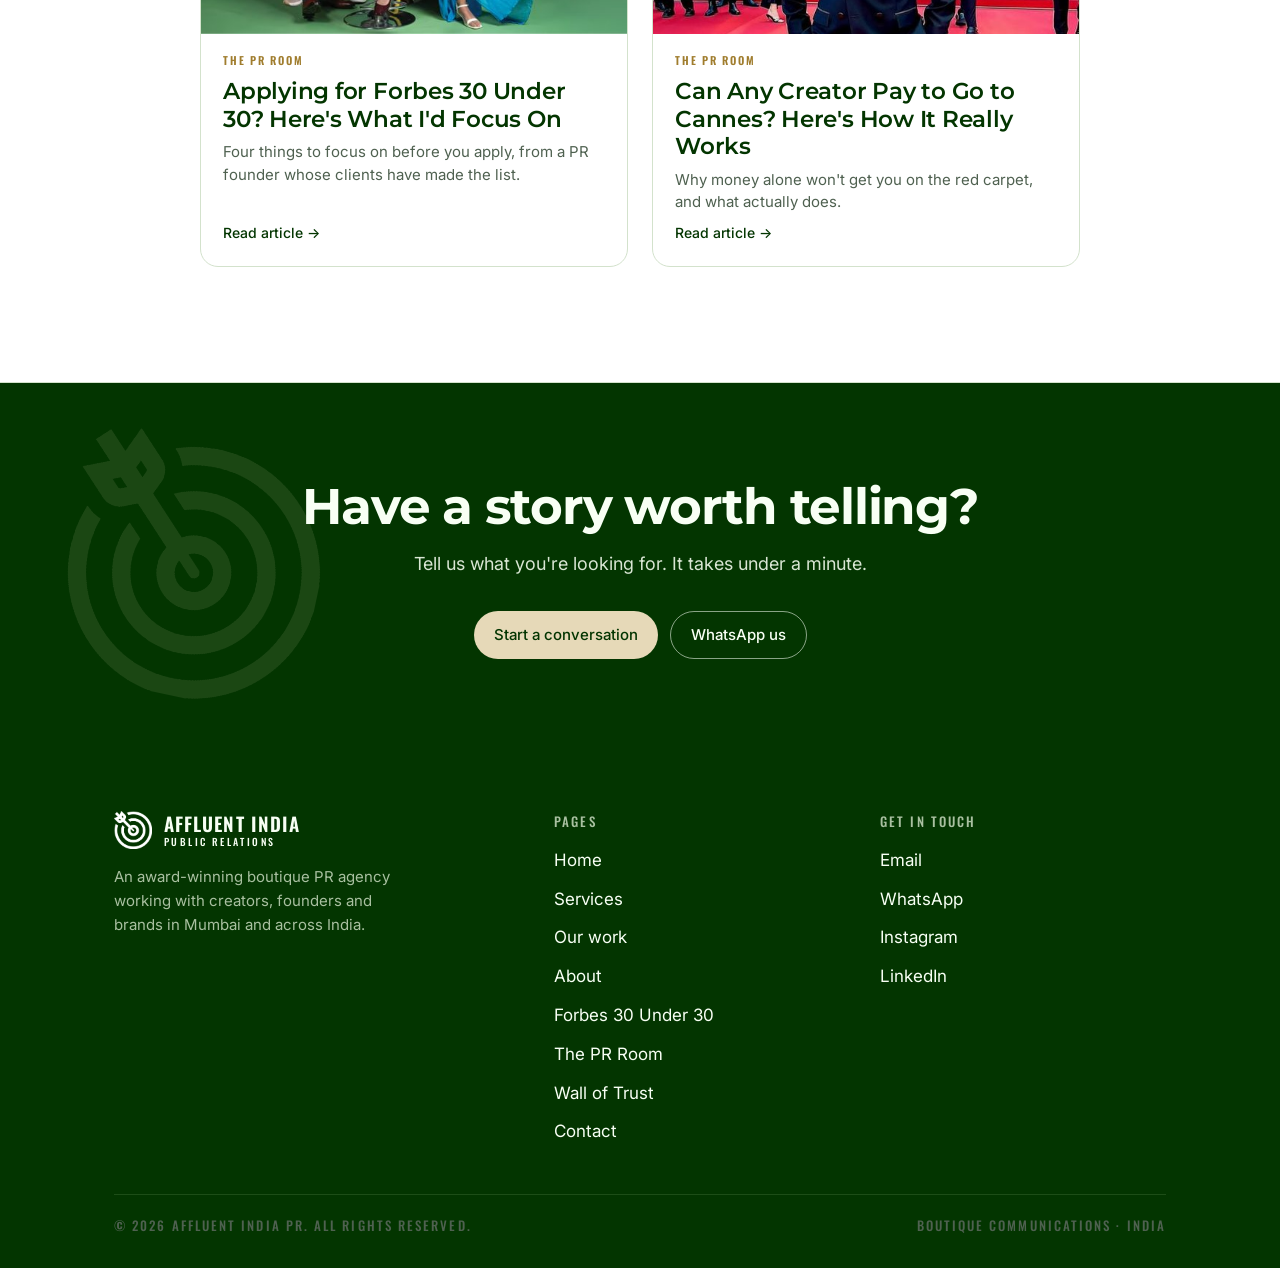
<file: how-much-to-pay-forbes-30-under-30.html>
<!DOCTYPE html>
<html lang="en">
<head>
<script async src="https://www.googletagmanager.com/gtm.js?id=GTM-53NDWTKK"></script>
<script>
  window.dataLayer = window.dataLayer || [];
  function gtag(){dataLayer.push(arguments);}
  gtag('js', new Date());
</script>
<meta charset="utf-8">
<meta name="viewport" content="width=device-width, initial-scale=1">
<title>Can You Pay to Get Into Forbes 30 Under 30? | The PR Room</title>
<meta name="description" content="Can you pay to get on the Forbes 30 Under 30 list? A PR founder with clients on Forbes India and Forbes Asia explains what really gets people recognised.">
<meta property="og:title" content="How Much Do You Need to Pay to Get Into Forbes 30 Under 30?">
<meta property="og:description" content="Can you pay to get on the Forbes 30 Under 30 list? A PR founder with clients on Forbes India and Forbes Asia explains what really gets people recognised.">
<meta property="og:type" content="article">
<meta property="og:url" content="https://affluentindiapr.com/how-much-to-pay-forbes-30-under-30.html">
<meta property="og:image" content="https://affluentindiapr.com/anushka-1.jpg">
<meta property="og:site_name" content="Affluent India PR">
<meta name="twitter:card" content="summary_large_image">
<meta name="theme-color" content="#033500">
<link rel="icon" type="image/png" href="mark.png">
<script type="application/ld+json">{"@context": "https://schema.org", "@type": "Article", "headline": "How Much Do You Need to Pay to Get Into Forbes 30 Under 30?", "description": "Can you pay to get on the Forbes 30 Under 30 list? A PR founder with clients on Forbes India and Forbes Asia explains what really gets people recognised.", "author": {"@type": "Person", "name": "Bhavika Valecha"}, "publisher": {"@type": "Organization", "name": "Affluent India PR"}, "image": "anushka-1.jpg"}</script>
<link rel="preconnect" href="https://fonts.googleapis.com">
<link rel="preconnect" href="https://fonts.gstatic.com" crossorigin>
<link href="https://fonts.googleapis.com/css2?family=Montserrat:ital,wght@0,500..800;1,500..700&family=Inter:wght@300;400;500;600&family=Oswald:wght@400;500;600&display=swap" rel="stylesheet">
<link rel="stylesheet" href="site.css">
</head>
<body data-page="article">

<header class="nav">
  <div class="wrap">
    <a class="brand" href="index.html" aria-label="Affluent India Public Relations, home"><img src="mark.png" alt=""><span class="wm"><b>AFFLUENT INDIA</b><small>PUBLIC RELATIONS</small></span></a>
    <nav aria-label="Main">
      <a href="services.html">Services</a>
      <a href="work.html">Our work</a>
      <a href="about.html">About</a>
      <a class="btn" href="contact.html">Work with us</a>
      <button type="button" class="menu-btn" id="menu-btn" aria-expanded="false" aria-controls="menu" aria-label="Open menu"><span></span><span></span><span></span></button>
    </nav>
  </div>
  <div class="menu" id="menu" hidden>
    <ul class="wrap">
        <li><a href="index.html">Home</a></li>
        <li><a href="services.html">Services</a></li>
        <li><a href="work.html">Our work</a></li>
        <li><a href="about.html">About</a></li>
        <li><a href="forbes-30-under-30.html">Forbes 30 Under 30</a></li>
        <li><a href="the-pr-room.html" aria-current="page">The PR Room</a></li>
        <li><a href="testimonials.html">Wall of Trust</a></li>
        <li><a href="contact.html">Contact</a></li>
    </ul>
  </div>
</header>

<main id="top">
  <section class="band">
    <div class="wrap">
      <span class="band-eyebrow">The PR Room</span>
      <h1>How Much Do You Need to Pay to Get Into Forbes 30 Under 30?</h1>
      <p class="band-sub">Why credibility, not cash, is what gets founders and creators on the list.</p>
    </div>
  </section>

  <section class="block article">
    <div class="wrap">
      <article class="prose">
        <p class="byline"><img src="bhavika-sm.jpg" alt="" width="40" height="48"><span>By <b>Bhavika Valecha</b>, Founder, Affluent India PR · PR and reputation content creator and educator</span></p>

<p>It's probably the question I'm asked most often: "How much does Forbes charge?" Or, "How much do I need to pay to get featured?"</p>
<p>As someone who runs a PR agency and has had multiple clients featured on Forbes India and Forbes Asia over the years, I want to clear this up once and for all.</p>
<h2>Getting into Forbes isn't a transaction</h2>
<p>A lot of people assume that getting into Forbes is simply a matter of paying for it. That's not how I've seen it work.</p>
<p>In fact, if it were just about paying, a lot more people would be on the list. Trust me, there are plenty of people willing to pay. But that's not what Forbes is looking for.</p>
<h2>What the people on the list have in common</h2>
<p>The founders and creators who get recognised usually already have something worth talking about. Maybe they've built something innovative. Maybe they've solved a real problem. Maybe they've created real impact. Or maybe they simply have a genuinely compelling story.</p>
<p>Forbes isn't looking for the best PR pitch. It's looking for people doing noteworthy work.</p>
<h2>What PR can and can't do</h2>
<p>This is where the role of PR is often misunderstood.</p>
<p>PR can help tell your story. PR can help position your story. PR can help make sure the right people see it.</p>
<p>But PR cannot create credibility where none exists.</p>
<h2>Credibility is the common thread</h2>
<p>That's what keeps Forbes 30 Under 30 one of the most respected recognitions in the world. Whether it's Forbes India, Forbes Asia, Forbes Europe or Forbes US, the common thread is credibility.</p>
<p>Visibility can be created. Credibility has to be earned.</p>
<p>Doing work worth recognising? See <a href="forbes-30-under-30.html">how we help founders and creators prepare for Forbes 30 Under 30</a>.</p>
      <a class="reel-cta" href="https://www.instagram.com/reel/DZWqeSVNL3U/"><span class="reel-cta-play" aria-hidden="true">▶</span><span><b>Watch the reel</b>Bhavika explains this on Instagram</span></a>
      </article>
    </div>
  </section>

  <section class="block room more-arts">
    <div class="wrap">
      <div class="sec-head"><div class="label">Keep reading</div><h2>More from The PR Room</h2></div>
      <div class="art-grid">
        <a class="art-card" href="have-you-googled-yourself.html"><span class="art-img"><img src="cover-herstory.jpg" alt="" loading="lazy" style="object-position:center"></span><span class="art-k">The PR Room</span><span class="art-t">Have You Ever Googled Yourself? Why It Can Make or Break You</span><span class="art-d">Why what people find about you online decides whether they trust you.</span><span class="art-more">Read article <span aria-hidden="true">→</span></span></a>
        <a class="art-card" href="are-awards-a-scam.html"><span class="art-img"><img src="cover-award.jpg" alt="" loading="lazy" style="object-position:center top"></span><span class="art-k">The PR Room</span><span class="art-t">Are Awards a Scam? The Question You Should Be Asking Instead</span><span class="art-d">Not every award works the same way. Here's how to tell the difference.</span><span class="art-more">Read article <span aria-hidden="true">→</span></span></a>
        <a class="art-card" href="how-to-apply-forbes-30-under-30.html"><span class="art-img"><img src="scribbld-3.jpg" alt="" loading="lazy" style="object-position:center center"></span><span class="art-k">The PR Room</span><span class="art-t">Applying for Forbes 30 Under 30? Here's What I'd Focus On</span><span class="art-d">Four things to focus on before you apply, from a PR founder whose clients have made the list.</span><span class="art-more">Read article <span aria-hidden="true">→</span></span></a>
        <a class="art-card" href="can-creators-pay-to-go-to-cannes.html"><span class="art-img"><img src="cannes-sharan.jpg" alt="" loading="lazy" style="object-position:center top"></span><span class="art-k">The PR Room</span><span class="art-t">Can Any Creator Pay to Go to Cannes? Here's How It Really Works</span><span class="art-d">Why money alone won't get you on the red carpet, and what actually does.</span><span class="art-more">Read article <span aria-hidden="true">→</span></span></a>
      </div>
    </div>
  </section>

  <section class="cta-band">
    <div class="wrap">
      <h2>Have a story worth <em>telling?</em></h2>
      <p>Tell us what you're looking for. It takes under a minute.</p>
      <div class="band-actions"><a class="btn btn-light" href="contact.html">Start a conversation</a><a class="btn btn-ghost-light" href="https://wa.me/919890866324">WhatsApp us</a></div>
    </div>
  </section>
</main>

<div class="viewer" id="viewer" role="dialog" aria-modal="true" aria-labelledby="v-title">
  <div class="viewer-top">
    <div><span class="label" id="v-count"></span><h3 id="v-title"></h3></div>
    <button class="v-close" type="button" id="v-close">Close</button>
  </div>
  <div class="viewer-body" id="v-body"><div class="gallery" id="v-gallery"></div></div>
</div>
<div class="zoom" id="zoom" role="dialog" aria-modal="true" aria-label="Enlarged coverage">
  <button class="v-close" type="button" id="z-close">Close</button>
  <button class="z-nav prev" type="button" id="z-prev" aria-label="Previous story">←</button>
  <figure class="z-fig"><img id="z-img" alt=""><figcaption id="z-cap"></figcaption></figure>
  <button class="z-nav next" type="button" id="z-next" aria-label="Next story">→</button>
</div>


<footer class="site-index" aria-label="Site index">
  <div class="wrap">
    <div class="index-grid">
      <div>
        <a class="brand" href="index.html" aria-label="Affluent India Public Relations, home"><img src="mark.png" alt=""><span class="wm"><b>AFFLUENT INDIA</b><small>PUBLIC RELATIONS</small></span></a>
        <p>An award-winning boutique PR agency working with creators, founders and brands in Mumbai and across India.</p>
      </div>
      <div>
        <h4>Pages</h4>
        <ul>
          <li><a href="index.html">Home</a></li>
          <li><a href="services.html">Services</a></li>
          <li><a href="work.html">Our work</a></li>
          <li><a href="about.html">About</a></li>
          <li><a href="forbes-30-under-30.html">Forbes 30 Under 30</a></li>
          <li><a href="the-pr-room.html">The PR Room</a></li>
          <li><a href="testimonials.html">Wall of Trust</a></li>
          <li><a href="contact.html">Contact</a></li>
        </ul>
      </div>
      <div>
        <h4>Get in touch</h4>
        <ul>
          <li><a href="mailto:bhavika@affluentindiapr.com">Email</a></li>
          <li><a href="https://wa.me/919890866324">WhatsApp</a></li>
          <li><a href="https://www.instagram.com/affluentindiapr">Instagram</a></li>
          <li><a href="https://www.linkedin.com/company/affluent-india-public-relations/">LinkedIn</a></li>
        </ul>
      </div>
    </div>
    <div class="index-foot label"><span>© 2026 Affluent India PR. All rights reserved.</span><span>Boutique communications · India</span></div>
  </div>
</footer>

<script src="site.js"></script>
</body>
</html>
</file>
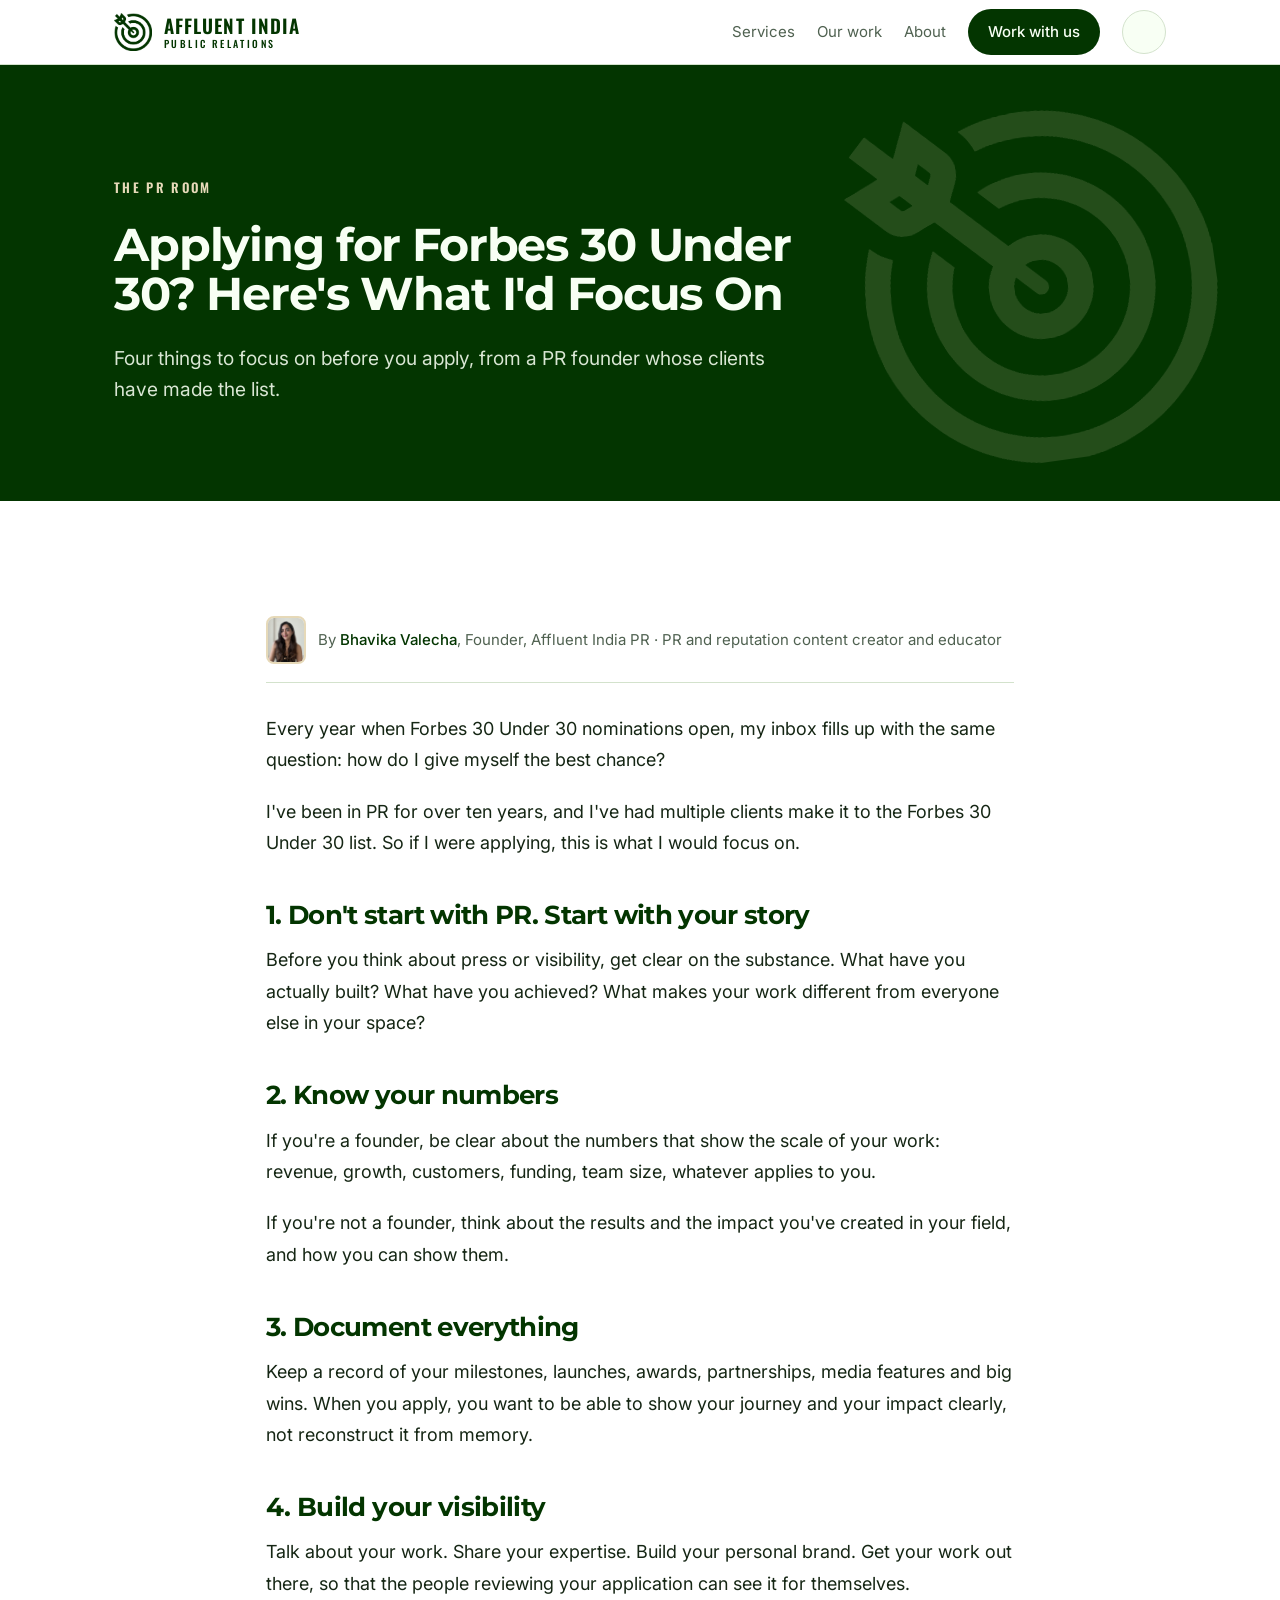
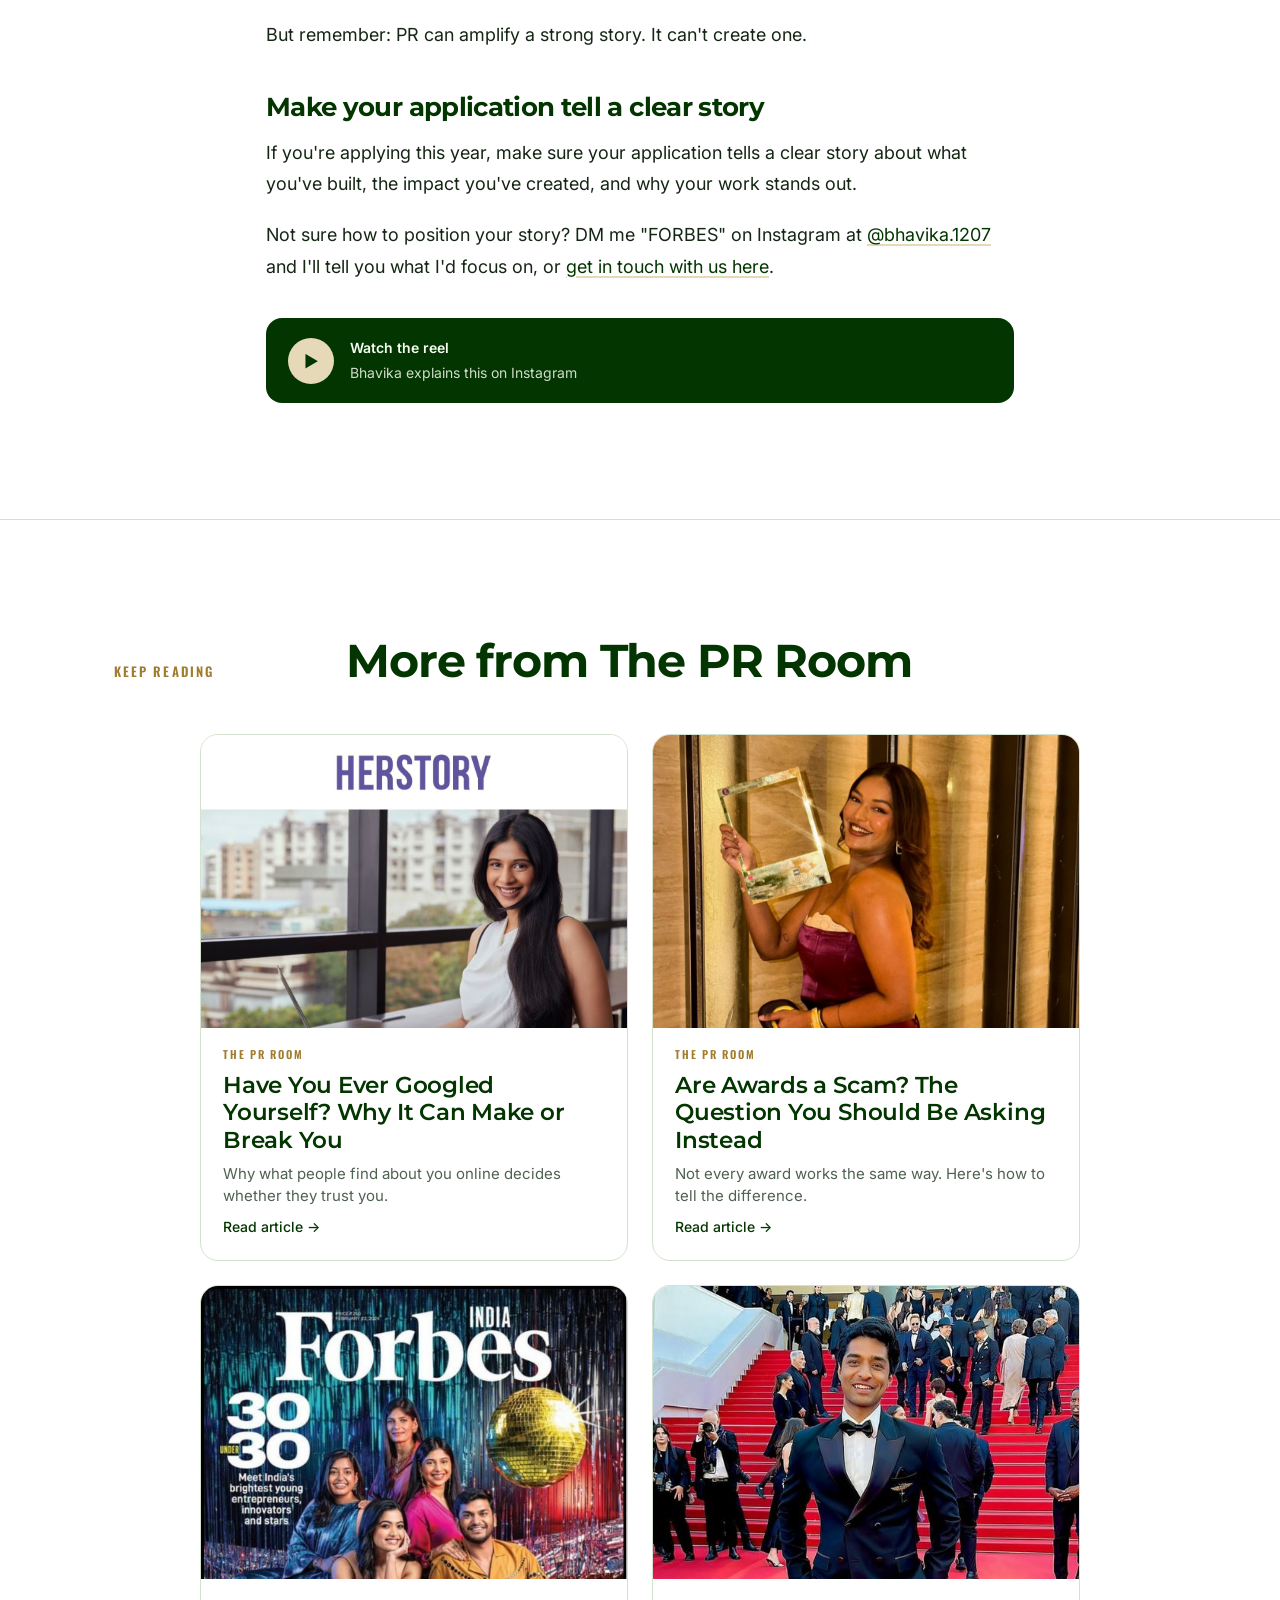
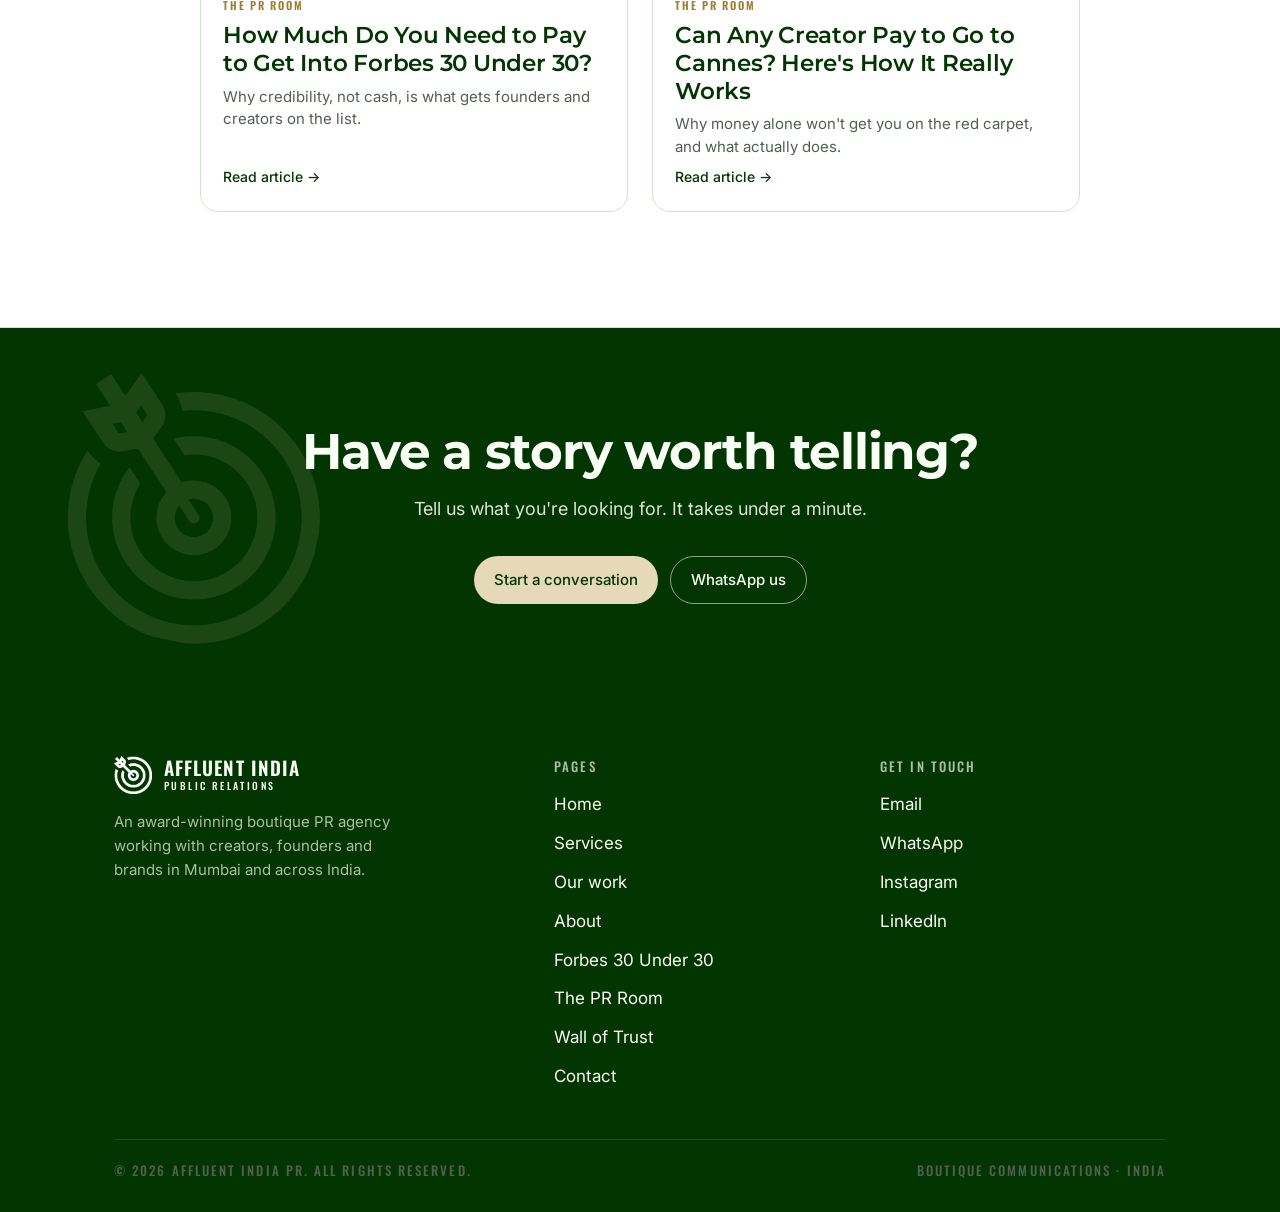
<file: how-to-apply-forbes-30-under-30.html>
<!DOCTYPE html>
<html lang="en">
<head>
<script async src="https://www.googletagmanager.com/gtm.js?id=GTM-53NDWTKK"></script>
<script>
  window.dataLayer = window.dataLayer || [];
  function gtag(){dataLayer.push(arguments);}
  gtag('js', new Date());
</script>
<meta charset="utf-8">
<meta name="viewport" content="width=device-width, initial-scale=1">
<title>Applying for Forbes 30 Under 30? 4 Things to Focus On | The PR Room</title>
<meta name="description" content="Thinking of applying for Forbes 30 Under 30? A PR founder with clients on the list shares the four things she'd focus on: story, numbers, records and visibility.">
<meta property="og:title" content="Applying for Forbes 30 Under 30? Here's What I'd Focus On">
<meta property="og:description" content="Thinking of applying for Forbes 30 Under 30? A PR founder with clients on the list shares the four things she'd focus on: story, numbers, records and visibility.">
<meta property="og:type" content="article">
<meta property="og:url" content="https://affluentindiapr.com/how-to-apply-forbes-30-under-30.html">
<meta property="og:image" content="https://affluentindiapr.com/scribbld-3.jpg">
<meta property="og:site_name" content="Affluent India PR">
<meta name="twitter:card" content="summary_large_image">
<meta name="theme-color" content="#033500">
<link rel="icon" type="image/png" href="mark.png">
<script type="application/ld+json">{"@context": "https://schema.org", "@type": "Article", "headline": "Applying for Forbes 30 Under 30? Here's What I'd Focus On", "description": "Thinking of applying for Forbes 30 Under 30? A PR founder with clients on the list shares the four things she'd focus on: story, numbers, records and visibility.", "author": {"@type": "Person", "name": "Bhavika Valecha"}, "publisher": {"@type": "Organization", "name": "Affluent India PR"}, "image": "scribbld-3.jpg"}</script>
<link rel="preconnect" href="https://fonts.googleapis.com">
<link rel="preconnect" href="https://fonts.gstatic.com" crossorigin>
<link href="https://fonts.googleapis.com/css2?family=Montserrat:ital,wght@0,500..800;1,500..700&family=Inter:wght@300;400;500;600&family=Oswald:wght@400;500;600&display=swap" rel="stylesheet">
<link rel="stylesheet" href="site.css">
</head>
<body data-page="article">

<header class="nav">
  <div class="wrap">
    <a class="brand" href="index.html" aria-label="Affluent India Public Relations, home"><img src="mark.png" alt=""><span class="wm"><b>AFFLUENT INDIA</b><small>PUBLIC RELATIONS</small></span></a>
    <nav aria-label="Main">
      <a href="services.html">Services</a>
      <a href="work.html">Our work</a>
      <a href="about.html">About</a>
      <a class="btn" href="contact.html">Work with us</a>
      <button type="button" class="menu-btn" id="menu-btn" aria-expanded="false" aria-controls="menu" aria-label="Open menu"><span></span><span></span><span></span></button>
    </nav>
  </div>
  <div class="menu" id="menu" hidden>
    <ul class="wrap">
        <li><a href="index.html">Home</a></li>
        <li><a href="services.html">Services</a></li>
        <li><a href="work.html">Our work</a></li>
        <li><a href="about.html">About</a></li>
        <li><a href="forbes-30-under-30.html">Forbes 30 Under 30</a></li>
        <li><a href="the-pr-room.html" aria-current="page">The PR Room</a></li>
        <li><a href="testimonials.html">Wall of Trust</a></li>
        <li><a href="contact.html">Contact</a></li>
    </ul>
  </div>
</header>

<main id="top">
  <section class="band">
    <div class="wrap">
      <span class="band-eyebrow">The PR Room</span>
      <h1>Applying for Forbes 30 Under 30? Here's What I'd Focus On</h1>
      <p class="band-sub">Four things to focus on before you apply, from a PR founder whose clients have made the list.</p>
    </div>
  </section>

  <section class="block article">
    <div class="wrap">
      <article class="prose">
        <p class="byline"><img src="bhavika-sm.jpg" alt="" width="40" height="48"><span>By <b>Bhavika Valecha</b>, Founder, Affluent India PR · PR and reputation content creator and educator</span></p>

<p>Every year when Forbes 30 Under 30 nominations open, my inbox fills up with the same question: how do I give myself the best chance?</p>
<p>I've been in PR for over ten years, and I've had multiple clients make it to the Forbes 30 Under 30 list. So if I were applying, this is what I would focus on.</p>
<h2>1. Don't start with PR. Start with your story</h2>
<p>Before you think about press or visibility, get clear on the substance. What have you actually built? What have you achieved? What makes your work different from everyone else in your space?</p>
<h2>2. Know your numbers</h2>
<p>If you're a founder, be clear about the numbers that show the scale of your work: revenue, growth, customers, funding, team size, whatever applies to you.</p>
<p>If you're not a founder, think about the results and the impact you've created in your field, and how you can show them.</p>
<h2>3. Document everything</h2>
<p>Keep a record of your milestones, launches, awards, partnerships, media features and big wins. When you apply, you want to be able to show your journey and your impact clearly, not reconstruct it from memory.</p>
<h2>4. Build your visibility</h2>
<p>Talk about your work. Share your expertise. Build your personal brand. Get your work out there, so that the people reviewing your application can see it for themselves.</p>
<p>But remember: PR can amplify a strong story. It can't create one.</p>
<h2>Make your application tell a clear story</h2>
<p>If you're applying this year, make sure your application tells a clear story about what you've built, the impact you've created, and why your work stands out.</p>
<p>Not sure how to position your story? DM me "FORBES" on Instagram at <a href="https://www.instagram.com/bhavika.1207">@bhavika.1207</a> and I'll tell you what I'd focus on, or <a href="contact.html">get in touch with us here</a>.</p>
      <a class="reel-cta" href="https://www.instagram.com/reel/Ddva_8Moija/"><span class="reel-cta-play" aria-hidden="true">▶</span><span><b>Watch the reel</b>Bhavika explains this on Instagram</span></a>
      </article>
    </div>
  </section>

  <section class="block room more-arts">
    <div class="wrap">
      <div class="sec-head"><div class="label">Keep reading</div><h2>More from The PR Room</h2></div>
      <div class="art-grid">
        <a class="art-card" href="have-you-googled-yourself.html"><span class="art-img"><img src="cover-herstory.jpg" alt="" loading="lazy" style="object-position:center"></span><span class="art-k">The PR Room</span><span class="art-t">Have You Ever Googled Yourself? Why It Can Make or Break You</span><span class="art-d">Why what people find about you online decides whether they trust you.</span><span class="art-more">Read article <span aria-hidden="true">→</span></span></a>
        <a class="art-card" href="are-awards-a-scam.html"><span class="art-img"><img src="cover-award.jpg" alt="" loading="lazy" style="object-position:center top"></span><span class="art-k">The PR Room</span><span class="art-t">Are Awards a Scam? The Question You Should Be Asking Instead</span><span class="art-d">Not every award works the same way. Here's how to tell the difference.</span><span class="art-more">Read article <span aria-hidden="true">→</span></span></a>
        <a class="art-card" href="how-much-to-pay-forbes-30-under-30.html"><span class="art-img"><img src="anushka-1.jpg" alt="" loading="lazy" style="object-position:center top"></span><span class="art-k">The PR Room</span><span class="art-t">How Much Do You Need to Pay to Get Into Forbes 30 Under 30?</span><span class="art-d">Why credibility, not cash, is what gets founders and creators on the list.</span><span class="art-more">Read article <span aria-hidden="true">→</span></span></a>
        <a class="art-card" href="can-creators-pay-to-go-to-cannes.html"><span class="art-img"><img src="cannes-sharan.jpg" alt="" loading="lazy" style="object-position:center top"></span><span class="art-k">The PR Room</span><span class="art-t">Can Any Creator Pay to Go to Cannes? Here's How It Really Works</span><span class="art-d">Why money alone won't get you on the red carpet, and what actually does.</span><span class="art-more">Read article <span aria-hidden="true">→</span></span></a>
      </div>
    </div>
  </section>

  <section class="cta-band">
    <div class="wrap">
      <h2>Have a story worth <em>telling?</em></h2>
      <p>Tell us what you're looking for. It takes under a minute.</p>
      <div class="band-actions"><a class="btn btn-light" href="contact.html">Start a conversation</a><a class="btn btn-ghost-light" href="https://wa.me/919890866324">WhatsApp us</a></div>
    </div>
  </section>
</main>

<div class="viewer" id="viewer" role="dialog" aria-modal="true" aria-labelledby="v-title">
  <div class="viewer-top">
    <div><span class="label" id="v-count"></span><h3 id="v-title"></h3></div>
    <button class="v-close" type="button" id="v-close">Close</button>
  </div>
  <div class="viewer-body" id="v-body"><div class="gallery" id="v-gallery"></div></div>
</div>
<div class="zoom" id="zoom" role="dialog" aria-modal="true" aria-label="Enlarged coverage">
  <button class="v-close" type="button" id="z-close">Close</button>
  <button class="z-nav prev" type="button" id="z-prev" aria-label="Previous story">←</button>
  <figure class="z-fig"><img id="z-img" alt=""><figcaption id="z-cap"></figcaption></figure>
  <button class="z-nav next" type="button" id="z-next" aria-label="Next story">→</button>
</div>


<footer class="site-index" aria-label="Site index">
  <div class="wrap">
    <div class="index-grid">
      <div>
        <a class="brand" href="index.html" aria-label="Affluent India Public Relations, home"><img src="mark.png" alt=""><span class="wm"><b>AFFLUENT INDIA</b><small>PUBLIC RELATIONS</small></span></a>
        <p>An award-winning boutique PR agency working with creators, founders and brands in Mumbai and across India.</p>
      </div>
      <div>
        <h4>Pages</h4>
        <ul>
          <li><a href="index.html">Home</a></li>
          <li><a href="services.html">Services</a></li>
          <li><a href="work.html">Our work</a></li>
          <li><a href="about.html">About</a></li>
          <li><a href="forbes-30-under-30.html">Forbes 30 Under 30</a></li>
          <li><a href="the-pr-room.html">The PR Room</a></li>
          <li><a href="testimonials.html">Wall of Trust</a></li>
          <li><a href="contact.html">Contact</a></li>
        </ul>
      </div>
      <div>
        <h4>Get in touch</h4>
        <ul>
          <li><a href="mailto:bhavika@affluentindiapr.com">Email</a></li>
          <li><a href="https://wa.me/919890866324">WhatsApp</a></li>
          <li><a href="https://www.instagram.com/affluentindiapr">Instagram</a></li>
          <li><a href="https://www.linkedin.com/company/affluent-india-public-relations/">LinkedIn</a></li>
        </ul>
      </div>
    </div>
    <div class="index-foot label"><span>© 2026 Affluent India PR. All rights reserved.</span><span>Boutique communications · India</span></div>
  </div>
</footer>

<script src="site.js"></script>
</body>
</html>
</file>
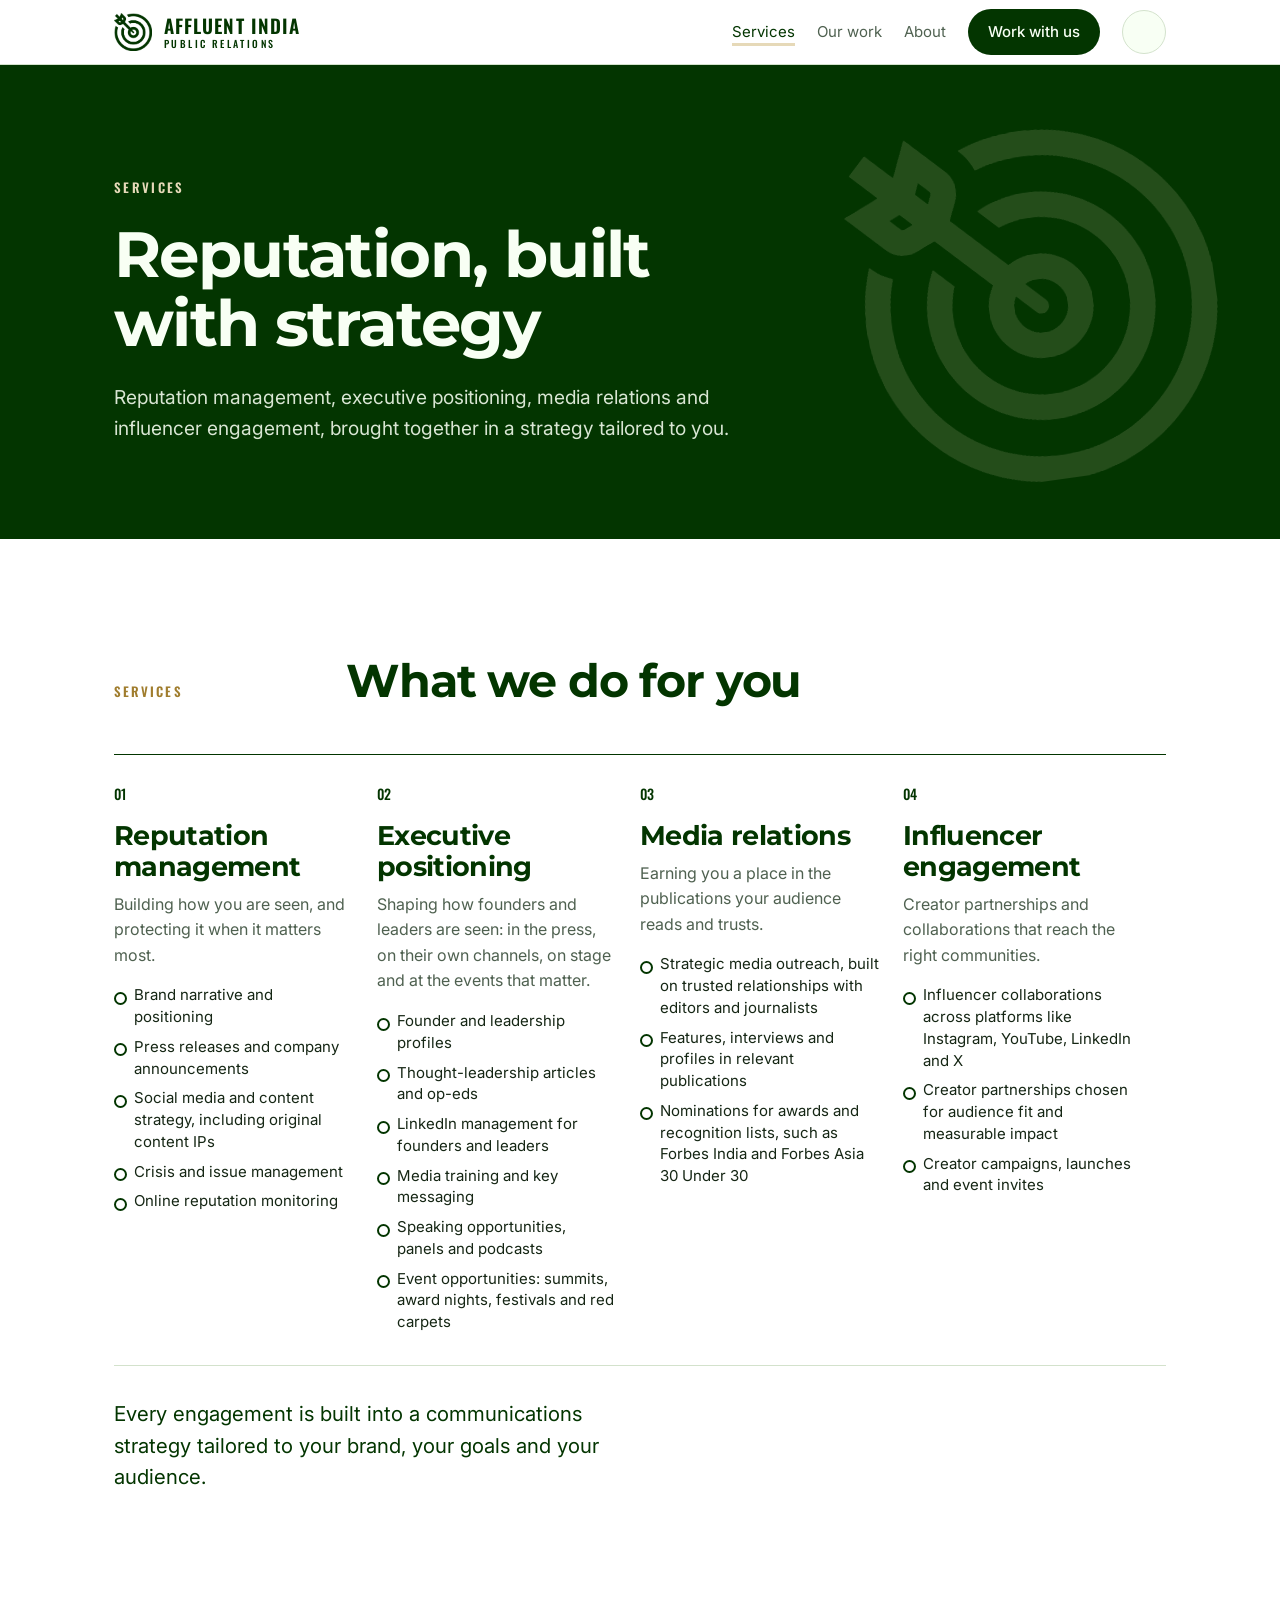
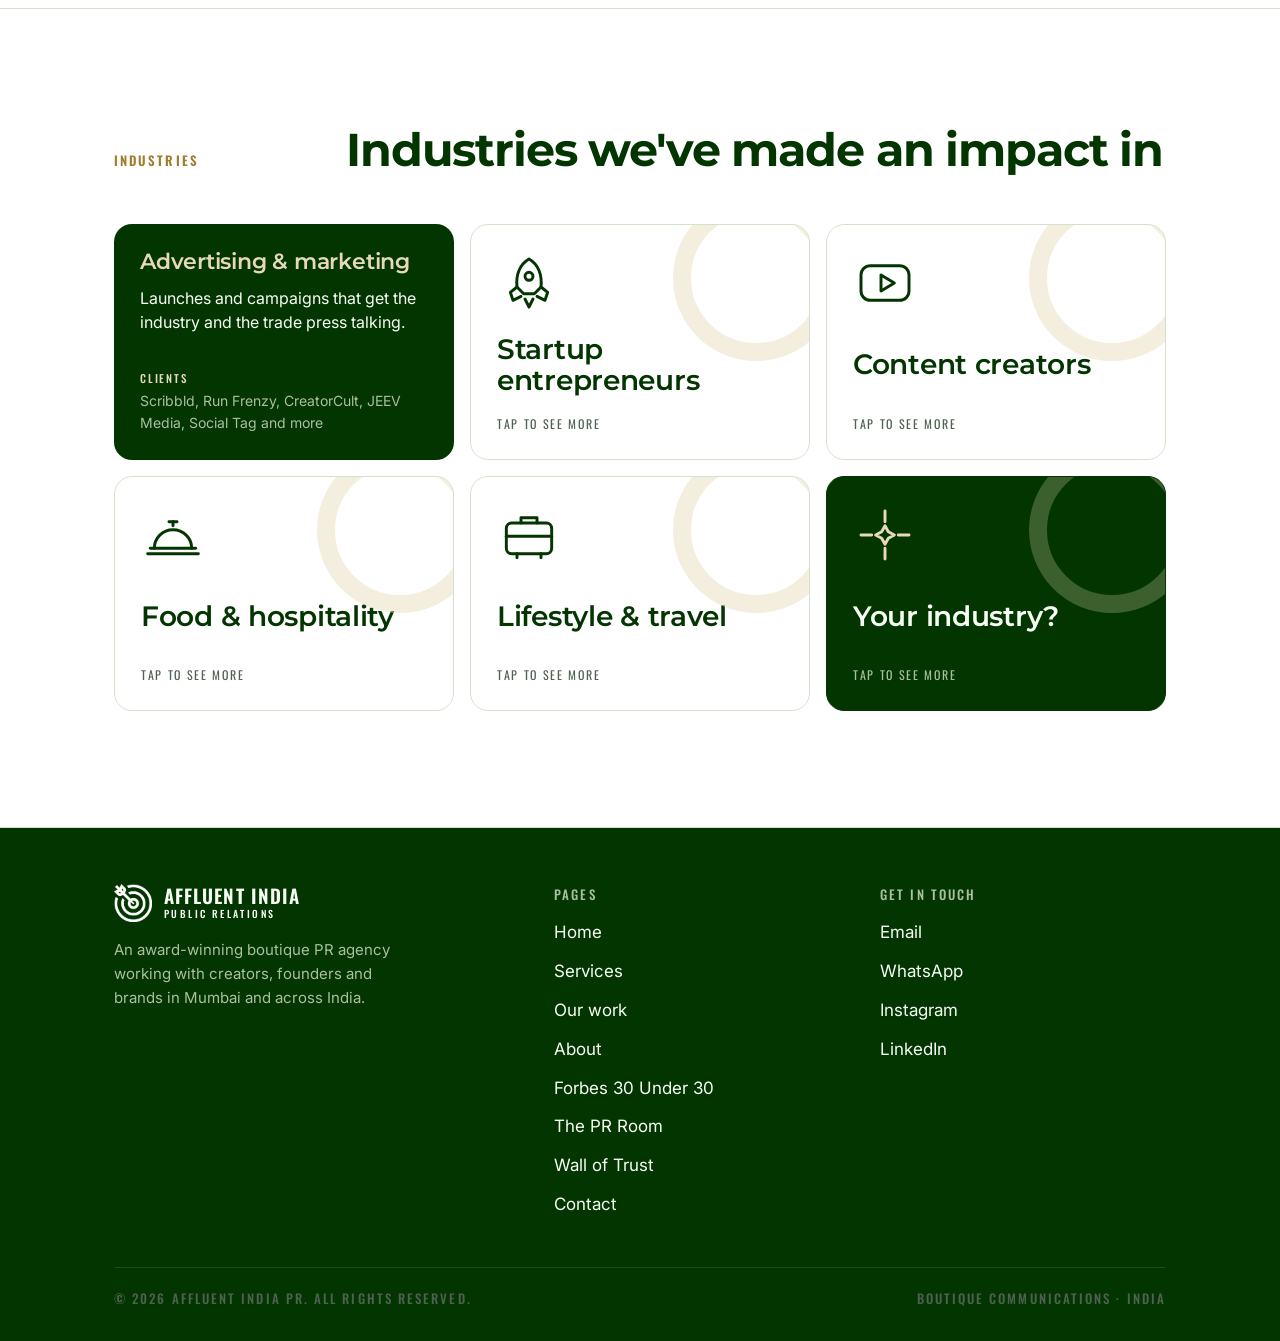
<file: services.html>
<!DOCTYPE html>
<html lang="en">
<head>
<script async src="https://www.googletagmanager.com/gtm.js?id=GTM-53NDWTKK"></script>
<script>
  window.dataLayer = window.dataLayer || [];
  function gtag(){dataLayer.push(arguments);}
  gtag('js', new Date());
</script>
<meta charset="utf-8">
<meta name="viewport" content="width=device-width, initial-scale=1">
<title>PR Services | Affluent India PR</title>
<meta name="description" content="Reputation management, executive positioning, media relations and influencer engagement for creators, founders and brands across India.">
<meta property="og:title" content="PR Services | Affluent India PR">
<meta property="og:description" content="Reputation management, executive positioning, media relations and influencer engagement for creators, founders and brands across India.">
<meta property="og:type" content="website">
<meta property="og:url" content="https://affluentindiapr.com/services.html">
<meta property="og:image" content="https://affluentindiapr.com/share.jpg">
<meta property="og:site_name" content="Affluent India PR">
<meta name="twitter:card" content="summary_large_image">
<meta property="og:image:width" content="1200">
<meta property="og:image:height" content="630">
<meta name="theme-color" content="#033500">
<link rel="icon" type="image/png" href="mark.png">

<link rel="preconnect" href="https://fonts.googleapis.com">
<link rel="preconnect" href="https://fonts.gstatic.com" crossorigin>
<link href="https://fonts.googleapis.com/css2?family=Montserrat:ital,wght@0,500..800;1,500..700&family=Inter:wght@300;400;500;600&family=Oswald:wght@400;500;600&display=swap" rel="stylesheet">
<link rel="stylesheet" href="site.css">
</head>
<body data-page="services">

<header class="nav">
  <div class="wrap">
    <a class="brand" href="index.html" aria-label="Affluent India Public Relations, home"><img src="mark.png" alt=""><span class="wm"><b>AFFLUENT INDIA</b><small>PUBLIC RELATIONS</small></span></a>
    <nav aria-label="Main">
      <a href="services.html" aria-current="page">Services</a>
      <a href="work.html">Our work</a>
      <a href="about.html">About</a>
      <a class="btn" href="contact.html">Work with us</a>
      <button type="button" class="menu-btn" id="menu-btn" aria-expanded="false" aria-controls="menu" aria-label="Open menu"><span></span><span></span><span></span></button>
    </nav>
  </div>
  <div class="menu" id="menu" hidden>
    <ul class="wrap">
        <li><a href="index.html">Home</a></li>
        <li><a href="services.html" aria-current="page">Services</a></li>
        <li><a href="work.html">Our work</a></li>
        <li><a href="about.html">About</a></li>
        <li><a href="forbes-30-under-30.html">Forbes 30 Under 30</a></li>
        <li><a href="the-pr-room.html">The PR Room</a></li>
        <li><a href="testimonials.html">Wall of Trust</a></li>
        <li><a href="contact.html">Contact</a></li>
    </ul>
  </div>
</header>

<main id="top">
  <section class="band">
    <div class="wrap">
      <span class="band-eyebrow">Services</span>
      <h1>Reputation, built with <em>strategy</em></h1>
      <p class="band-sub">Reputation management, executive positioning, media relations and influencer engagement, brought together in a strategy tailored to you.</p>
    </div>
  </section>

  <section class="block" id="services">
    <div class="wrap">
      <div class="sec-head">
        <div class="label">Services</div>
        <h2>What we do for you</h2>
      </div>
      <div class="services">
        <div class="service">
          <div class="num">01</div>
          <h3>Reputation management</h3>
          <p>Building how you are seen, and protecting it when it matters most.</p>
          <ul class="svc-list"><li>Brand narrative and positioning</li><li>Press releases and company announcements</li><li>Social media and content strategy, including original content IPs</li><li>Crisis and issue management</li><li>Online reputation monitoring</li></ul>
        </div>
        <div class="service">
          <div class="num">02</div>
          <h3>Executive positioning</h3>
          <p>Shaping how founders and leaders are seen: in the press, on their own channels, on stage and at the events that matter.</p>
          <ul class="svc-list"><li>Founder and leadership profiles</li><li>Thought-leadership articles and op-eds</li><li>LinkedIn management for founders and leaders</li><li>Media training and key messaging</li><li>Speaking opportunities, panels and podcasts</li><li>Event opportunities: summits, award nights, festivals and red carpets</li></ul>
        </div>
        <div class="service">
          <div class="num">03</div>
          <h3>Media relations</h3>
          <p>Earning you a place in the publications your audience reads and trusts.</p>
          <ul class="svc-list"><li>Strategic media outreach, built on trusted relationships with editors and journalists</li><li>Features, interviews and profiles in relevant publications</li><li>Nominations for awards and recognition lists, such as Forbes India and Forbes Asia 30 Under 30</li></ul>
        </div>
        <div class="service">
          <div class="num">04</div>
          <h3>Influencer engagement</h3>
          <p>Creator partnerships and collaborations that reach the right communities.</p>
          <ul class="svc-list"><li>Influencer collaborations across platforms like Instagram, YouTube, LinkedIn and X</li><li>Creator partnerships chosen for audience fit and measurable impact</li><li>Creator campaigns, launches and event invites</li></ul>
        </div>
      </div>
      <p class="svc-note">Every engagement is built into a communications strategy tailored to your brand, your goals and your audience.</p>
    </div>
  </section>

  <section class="block industries" id="industries">
    <div class="wrap">
      <div class="sec-head">
        <div class="label">Industries</div>
        <h2>Industries we've made <em>an impact</em> in</h2>
      </div>
      <div class="ind-grid">
        <button type="button" class="ind" aria-expanded="false" id="ind-0">
          <span class="ind-front"><svg class="ind-icon" viewBox="0 0 48 48" aria-hidden="true"><path d="M6 26h6l16 9V13L12 22H6z"/><path d="M12 26l3 10h5l-3-10"/><path d="M33 19a6 6 0 0 1 0 10"/><path d="M37 15a11 11 0 0 1 0 18"/></svg><span class="ind-title">Advertising & marketing</span><span class="ind-tap" aria-hidden="true">Tap to see more</span></span>
          <span class="ind-back"><span class="ind-title">Advertising & marketing</span><span class="ind-line">Launches and campaigns that get the industry and the trade press talking.</span><span class="ind-clients"><b>Clients</b> Scribbld, Run Frenzy, CreatorCult, JEEV Media, Social Tag and more</span></span>
        </button>
        <button type="button" class="ind" aria-expanded="false" id="ind-1">
          <span class="ind-front"><svg class="ind-icon" viewBox="0 0 48 48" aria-hidden="true"><path d="M24 6c7 4 10 12 9 21l-5 5h-8l-5-5c-1-9 2-17 9-21z"/><circle cx="24" cy="19" r="3"/><path d="M15 27l-5 4 2 6 6-3"/><path d="M33 27l5 4-2 6-6-3"/><path d="M21 36l3 6 3-6"/></svg><span class="ind-title">Startup entrepreneurs</span><span class="ind-tap" aria-hidden="true">Tap to see more</span></span>
          <span class="ind-back"><span class="ind-title">Startup entrepreneurs</span><span class="ind-line">Founder stories, funding news and milestones, told to the media that matters.</span><span class="ind-clients"><b>Clients</b> Neokred, MyFandom, Soundverse, Sarah Sarosh and more</span></span>
        </button>
        <button type="button" class="ind" aria-expanded="false" id="ind-2">
          <span class="ind-front"><svg class="ind-icon" viewBox="0 0 48 48" aria-hidden="true"><rect x="6" y="11" width="36" height="26" rx="7"/><path d="M21 18v12l10-6z"/></svg><span class="ind-title">Content creators</span><span class="ind-tap" aria-hidden="true">Tap to see more</span></span>
          <span class="ind-back"><span class="ind-title">Content creators</span><span class="ind-line">Turning creators into recognised names far beyond their platforms.</span><span class="ind-clients"><b>Clients</b> Anushka Rathod, Sharan Hegde, Sejal Kumar, Tanya Mehra, Shivam Budhiraja and more</span></span>
        </button>
        <button type="button" class="ind" aria-expanded="false" id="ind-4">
          <span class="ind-front"><svg class="ind-icon" viewBox="0 0 48 48" aria-hidden="true"><path d="M7 34h34"/><path d="M10 34a14 14 0 0 1 28 0"/><path d="M24 17v-3"/><path d="M21 14h6"/><path d="M5 38h38"/></svg><span class="ind-title">Food & hospitality</span><span class="ind-tap" aria-hidden="true">Tap to see more</span></span>
          <span class="ind-back"><span class="ind-title">Food & hospitality</span><span class="ind-line">Openings, menus and experiences that people want to visit.</span><span class="ind-clients"><b>Clients</b> The Park Hotel Navi Mumbai, Uma by the Sea, Skope Kitchens, Impulse Coffees and more</span></span>
        </button>
        <button type="button" class="ind" aria-expanded="false" id="ind-5">
          <span class="ind-front"><svg class="ind-icon" viewBox="0 0 48 48" aria-hidden="true"><rect x="7" y="15" width="34" height="23" rx="4"/><path d="M18 15v-4h12v4"/><path d="M7 25h34"/><path d="M15 38v3M33 38v3"/></svg><span class="ind-title">Lifestyle & travel</span><span class="ind-tap" aria-hidden="true">Tap to see more</span></span>
          <span class="ind-back"><span class="ind-title">Lifestyle & travel</span><span class="ind-line">Fashion, design and travel stories with real visual appeal.</span><span class="ind-clients"><b>Clients</b> Alfiya Karim Khan, Sonika Khurana, Himadri Patel, Dhvani Kothari, Tint, Tone and Shade Interiors and more</span></span>
        </button>
        <div class="ind ind-cta" role="button" tabindex="0" aria-expanded="false" id="ind-cta">
          <span class="ind-front"><svg class="ind-icon" viewBox="0 0 48 48" aria-hidden="true"><path d="M24 6v8M24 34v8M6 24h8M34 24h8"/><path d="M24 17l2.5 4.5L31 24l-4.5 2.5L24 31l-2.5-4.5L17 24l4.5-2.5z"/></svg><span class="ind-title">Your industry?</span><span class="ind-tap" aria-hidden="true">Tap to see more</span></span>
          <span class="ind-back"><span class="ind-title">Your industry?</span><span class="ind-line">Every brand has a story worth telling. Let's talk about yours.</span><a class="btn cta-btn" href="contact.html" tabindex="-1">Get in touch</a></span>
        </div>
      </div>
    </div>
  </section>
</main>

<div class="viewer" id="viewer" role="dialog" aria-modal="true" aria-labelledby="v-title">
  <div class="viewer-top">
    <div><span class="label" id="v-count"></span><h3 id="v-title"></h3></div>
    <button class="v-close" type="button" id="v-close">Close</button>
  </div>
  <div class="viewer-body" id="v-body"><div class="gallery" id="v-gallery"></div></div>
</div>
<div class="zoom" id="zoom" role="dialog" aria-modal="true" aria-label="Enlarged coverage">
  <button class="v-close" type="button" id="z-close">Close</button>
  <button class="z-nav prev" type="button" id="z-prev" aria-label="Previous story">←</button>
  <figure class="z-fig"><img id="z-img" alt=""><figcaption id="z-cap"></figcaption></figure>
  <button class="z-nav next" type="button" id="z-next" aria-label="Next story">→</button>
</div>


<footer class="site-index" aria-label="Site index">
  <div class="wrap">
    <div class="index-grid">
      <div>
        <a class="brand" href="index.html" aria-label="Affluent India Public Relations, home"><img src="mark.png" alt=""><span class="wm"><b>AFFLUENT INDIA</b><small>PUBLIC RELATIONS</small></span></a>
        <p>An award-winning boutique PR agency working with creators, founders and brands in Mumbai and across India.</p>
      </div>
      <div>
        <h4>Pages</h4>
        <ul>
          <li><a href="index.html">Home</a></li>
          <li><a href="services.html">Services</a></li>
          <li><a href="work.html">Our work</a></li>
          <li><a href="about.html">About</a></li>
          <li><a href="forbes-30-under-30.html">Forbes 30 Under 30</a></li>
          <li><a href="the-pr-room.html">The PR Room</a></li>
          <li><a href="testimonials.html">Wall of Trust</a></li>
          <li><a href="contact.html">Contact</a></li>
        </ul>
      </div>
      <div>
        <h4>Get in touch</h4>
        <ul>
          <li><a href="mailto:bhavika@affluentindiapr.com">Email</a></li>
          <li><a href="https://wa.me/919890866324">WhatsApp</a></li>
          <li><a href="https://www.instagram.com/affluentindiapr">Instagram</a></li>
          <li><a href="https://www.linkedin.com/company/affluent-india-public-relations/">LinkedIn</a></li>
        </ul>
      </div>
    </div>
    <div class="index-foot label"><span>© 2026 Affluent India PR. All rights reserved.</span><span>Boutique communications · India</span></div>
  </div>
</footer>

<script src="site.js"></script>
</body>
</html>
</file>
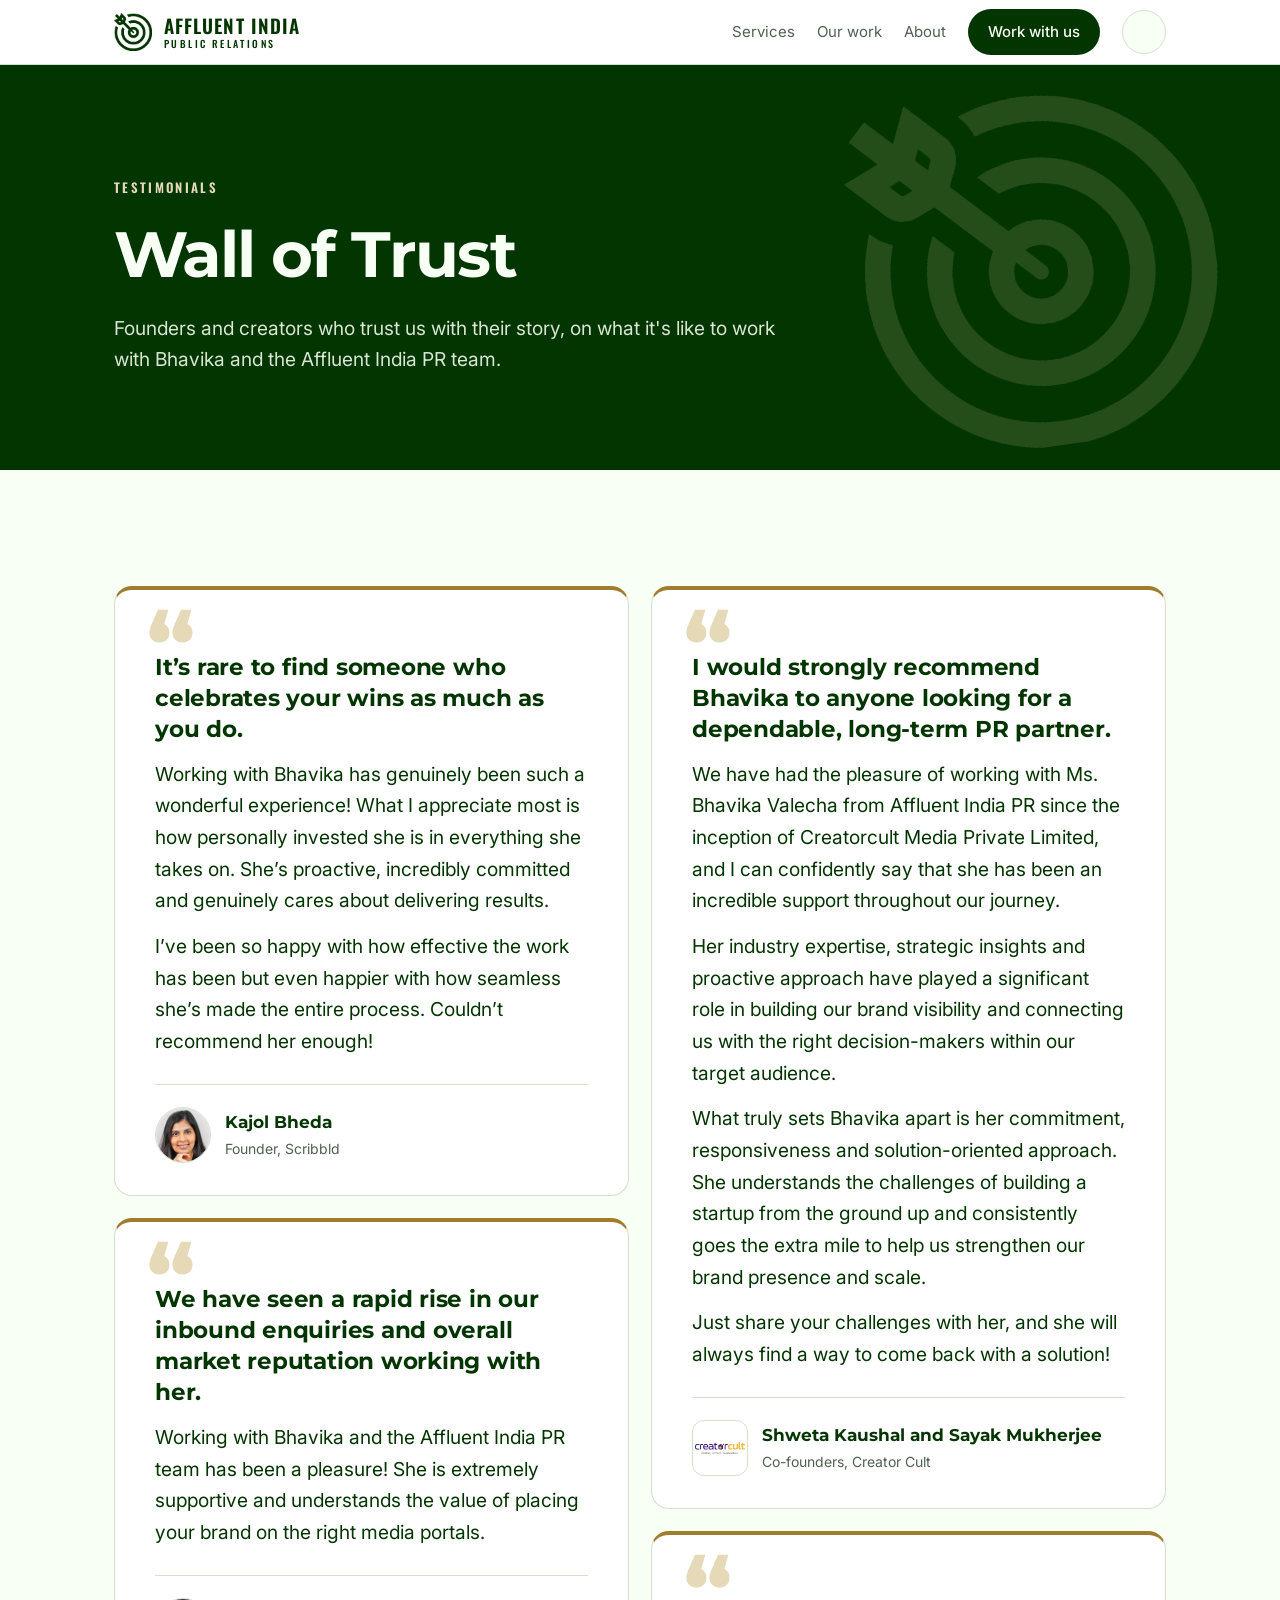
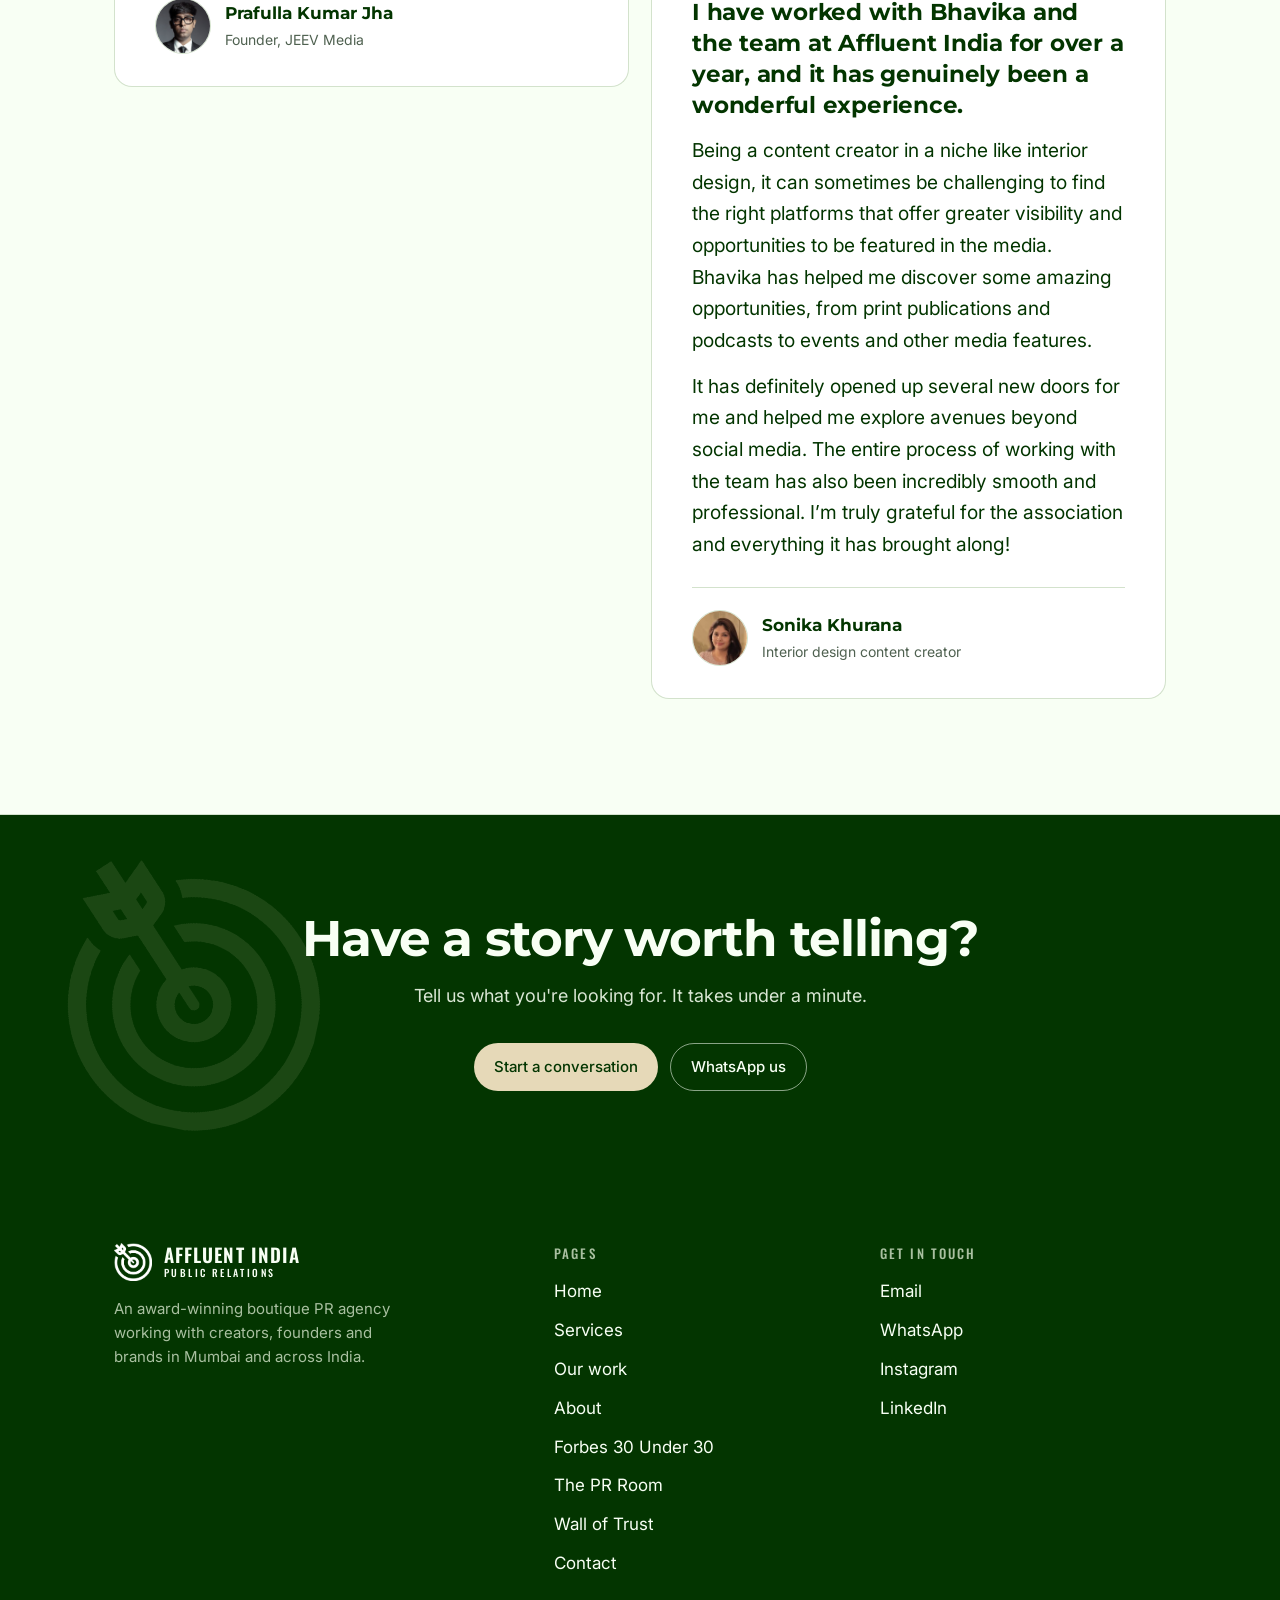
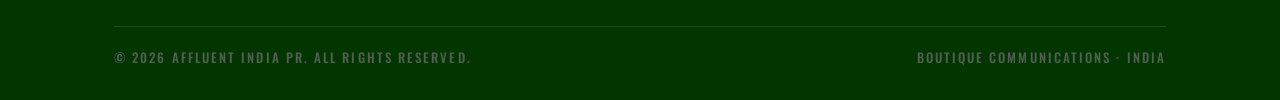
<file: testimonials.html>
<!DOCTYPE html>
<html lang="en">
<head>
<script async src="https://www.googletagmanager.com/gtm.js?id=GTM-53NDWTKK"></script>
<script>
  window.dataLayer = window.dataLayer || [];
  function gtag(){dataLayer.push(arguments);}
  gtag('js', new Date());
</script>
<meta charset="utf-8">
<meta name="viewport" content="width=device-width, initial-scale=1">
<title>Wall of Trust: Client Testimonials | Affluent India PR</title>
<meta name="description" content="What founders, creators and brands say about working with Bhavika Valecha and Affluent India PR.">
<meta property="og:title" content="Wall of Trust: Client Testimonials | Affluent India PR">
<meta property="og:description" content="What founders, creators and brands say about working with Bhavika Valecha and Affluent India PR.">
<meta property="og:type" content="website">
<meta property="og:url" content="https://affluentindiapr.com/testimonials.html">
<meta property="og:image" content="https://affluentindiapr.com/share.jpg">
<meta property="og:site_name" content="Affluent India PR">
<meta name="twitter:card" content="summary_large_image">
<meta property="og:image:width" content="1200">
<meta property="og:image:height" content="630">
<meta name="theme-color" content="#033500">
<link rel="icon" type="image/png" href="mark.png">

<link rel="preconnect" href="https://fonts.googleapis.com">
<link rel="preconnect" href="https://fonts.gstatic.com" crossorigin>
<link href="https://fonts.googleapis.com/css2?family=Montserrat:ital,wght@0,500..800;1,500..700&family=Inter:wght@300;400;500;600&family=Oswald:wght@400;500;600&display=swap" rel="stylesheet">
<link rel="stylesheet" href="site.css">
</head>
<body data-page="testimonials">

<header class="nav">
  <div class="wrap">
    <a class="brand" href="index.html" aria-label="Affluent India Public Relations, home"><img src="mark.png" alt=""><span class="wm"><b>AFFLUENT INDIA</b><small>PUBLIC RELATIONS</small></span></a>
    <nav aria-label="Main">
      <a href="services.html">Services</a>
      <a href="work.html">Our work</a>
      <a href="about.html">About</a>
      <a class="btn" href="contact.html">Work with us</a>
      <button type="button" class="menu-btn" id="menu-btn" aria-expanded="false" aria-controls="menu" aria-label="Open menu"><span></span><span></span><span></span></button>
    </nav>
  </div>
  <div class="menu" id="menu" hidden>
    <ul class="wrap">
        <li><a href="index.html">Home</a></li>
        <li><a href="services.html">Services</a></li>
        <li><a href="work.html">Our work</a></li>
        <li><a href="about.html">About</a></li>
        <li><a href="forbes-30-under-30.html">Forbes 30 Under 30</a></li>
        <li><a href="the-pr-room.html">The PR Room</a></li>
        <li><a href="testimonials.html" aria-current="page">Wall of Trust</a></li>
        <li><a href="contact.html">Contact</a></li>
    </ul>
  </div>
</header>

<main id="top">
  <section class="band">
    <div class="wrap">
      <span class="band-eyebrow">Testimonials</span>
      <h1>Wall of Trust</h1>
      <p class="band-sub">Founders and creators who trust us with their story, on what it's like to work with Bhavika and the Affluent India PR team.</p>
    </div>
  </section>

  <section class="block testimonials" id="testimonials">
    <div class="wrap">
      
      <div class="t-grid t-count-3">
        <div class="t-col">
        <figure class="t-card" style="order:0">
          <span class="t-mark" aria-hidden="true">&ldquo;</span>
          <blockquote><p>It’s rare to find someone who celebrates your wins as much as you do.</p><p>Working with Bhavika has genuinely been such a wonderful experience! What I appreciate most is how personally invested she is in everything she takes on. She’s proactive, incredibly committed and genuinely cares about delivering results.</p><p>I’ve been so happy with how effective the work has been but even happier with how seamless she’s made the entire process. Couldn’t recommend her enough!</p></blockquote>
          <figcaption><img src="kajol.jpg" alt="" loading="lazy" class="t-photo"><span><b>Kajol Bheda</b><small>Founder, Scribbld</small></span></figcaption>
        </figure>
        <figure class="t-card" style="order:2">
          <span class="t-mark" aria-hidden="true">&ldquo;</span>
          <blockquote><p>We have seen a rapid rise in our inbound enquiries and overall market reputation working with her.</p><p>Working with Bhavika and the Affluent India PR team has been a pleasure! She is extremely supportive and understands the value of placing your brand on the right media portals.</p></blockquote>
          <figcaption><img src="prafulla.jpg" alt="" loading="lazy" class="t-photo"><span><b>Prafulla Kumar Jha</b><small>Founder, JEEV Media</small></span></figcaption>
        </figure>
        </div>
        <div class="t-col">
        <figure class="t-card" style="order:1">
          <span class="t-mark" aria-hidden="true">&ldquo;</span>
          <blockquote><p>I would strongly recommend Bhavika to anyone looking for a dependable, long-term PR partner.</p><p>We have had the pleasure of working with Ms. Bhavika Valecha from Affluent India PR since the inception of Creatorcult Media Private Limited, and I can confidently say that she has been an incredible support throughout our journey.</p><p>Her industry expertise, strategic insights and proactive approach have played a significant role in building our brand visibility and connecting us with the right decision-makers within our target audience.</p><p>What truly sets Bhavika apart is her commitment, responsiveness and solution-oriented approach. She understands the challenges of building a startup from the ground up and consistently goes the extra mile to help us strengthen our brand presence and scale.</p><p>Just share your challenges with her, and she will always find a way to come back with a solution!</p></blockquote>
          <figcaption><img src="creatorcult.png" alt="" loading="lazy"><span><b>Shweta Kaushal and Sayak Mukherjee</b><small>Co-founders, Creator Cult</small></span></figcaption>
        </figure>
        <figure class="t-card" style="order:3">
          <span class="t-mark" aria-hidden="true">&ldquo;</span>
          <blockquote><p>I have worked with Bhavika and the team at Affluent India for over a year, and it has genuinely been a wonderful experience.</p><p>Being a content creator in a niche like interior design, it can sometimes be challenging to find the right platforms that offer greater visibility and opportunities to be featured in the media. Bhavika has helped me discover some amazing opportunities, from print publications and podcasts to events and other media features.</p><p>It has definitely opened up several new doors for me and helped me explore avenues beyond social media. The entire process of working with the team has also been incredibly smooth and professional. I’m truly grateful for the association and everything it has brought along!</p></blockquote>
          <figcaption><img src="sonika.jpg" alt="" loading="lazy" class="t-photo"><span><b>Sonika Khurana</b><small>Interior design content creator</small></span></figcaption>
        </figure>
        </div>
      </div>
    </div>
  </section>

  <section class="cta-band">
    <div class="wrap">
      <h2>Have a story worth <em>telling?</em></h2>
      <p>Tell us what you're looking for. It takes under a minute.</p>
      <div class="band-actions"><a class="btn btn-light" href="contact.html">Start a conversation</a><a class="btn btn-ghost-light" href="https://wa.me/919890866324">WhatsApp us</a></div>
    </div>
  </section>
</main>

<div class="viewer" id="viewer" role="dialog" aria-modal="true" aria-labelledby="v-title">
  <div class="viewer-top">
    <div><span class="label" id="v-count"></span><h3 id="v-title"></h3></div>
    <button class="v-close" type="button" id="v-close">Close</button>
  </div>
  <div class="viewer-body" id="v-body"><div class="gallery" id="v-gallery"></div></div>
</div>
<div class="zoom" id="zoom" role="dialog" aria-modal="true" aria-label="Enlarged coverage">
  <button class="v-close" type="button" id="z-close">Close</button>
  <button class="z-nav prev" type="button" id="z-prev" aria-label="Previous story">←</button>
  <figure class="z-fig"><img id="z-img" alt=""><figcaption id="z-cap"></figcaption></figure>
  <button class="z-nav next" type="button" id="z-next" aria-label="Next story">→</button>
</div>


<footer class="site-index" aria-label="Site index">
  <div class="wrap">
    <div class="index-grid">
      <div>
        <a class="brand" href="index.html" aria-label="Affluent India Public Relations, home"><img src="mark.png" alt=""><span class="wm"><b>AFFLUENT INDIA</b><small>PUBLIC RELATIONS</small></span></a>
        <p>An award-winning boutique PR agency working with creators, founders and brands in Mumbai and across India.</p>
      </div>
      <div>
        <h4>Pages</h4>
        <ul>
          <li><a href="index.html">Home</a></li>
          <li><a href="services.html">Services</a></li>
          <li><a href="work.html">Our work</a></li>
          <li><a href="about.html">About</a></li>
          <li><a href="forbes-30-under-30.html">Forbes 30 Under 30</a></li>
          <li><a href="the-pr-room.html">The PR Room</a></li>
          <li><a href="testimonials.html">Wall of Trust</a></li>
          <li><a href="contact.html">Contact</a></li>
        </ul>
      </div>
      <div>
        <h4>Get in touch</h4>
        <ul>
          <li><a href="mailto:bhavika@affluentindiapr.com">Email</a></li>
          <li><a href="https://wa.me/919890866324">WhatsApp</a></li>
          <li><a href="https://www.instagram.com/affluentindiapr">Instagram</a></li>
          <li><a href="https://www.linkedin.com/company/affluent-india-public-relations/">LinkedIn</a></li>
        </ul>
      </div>
    </div>
    <div class="index-foot label"><span>© 2026 Affluent India PR. All rights reserved.</span><span>Boutique communications · India</span></div>
  </div>
</footer>

<script src="site.js"></script>
</body>
</html>
</file>
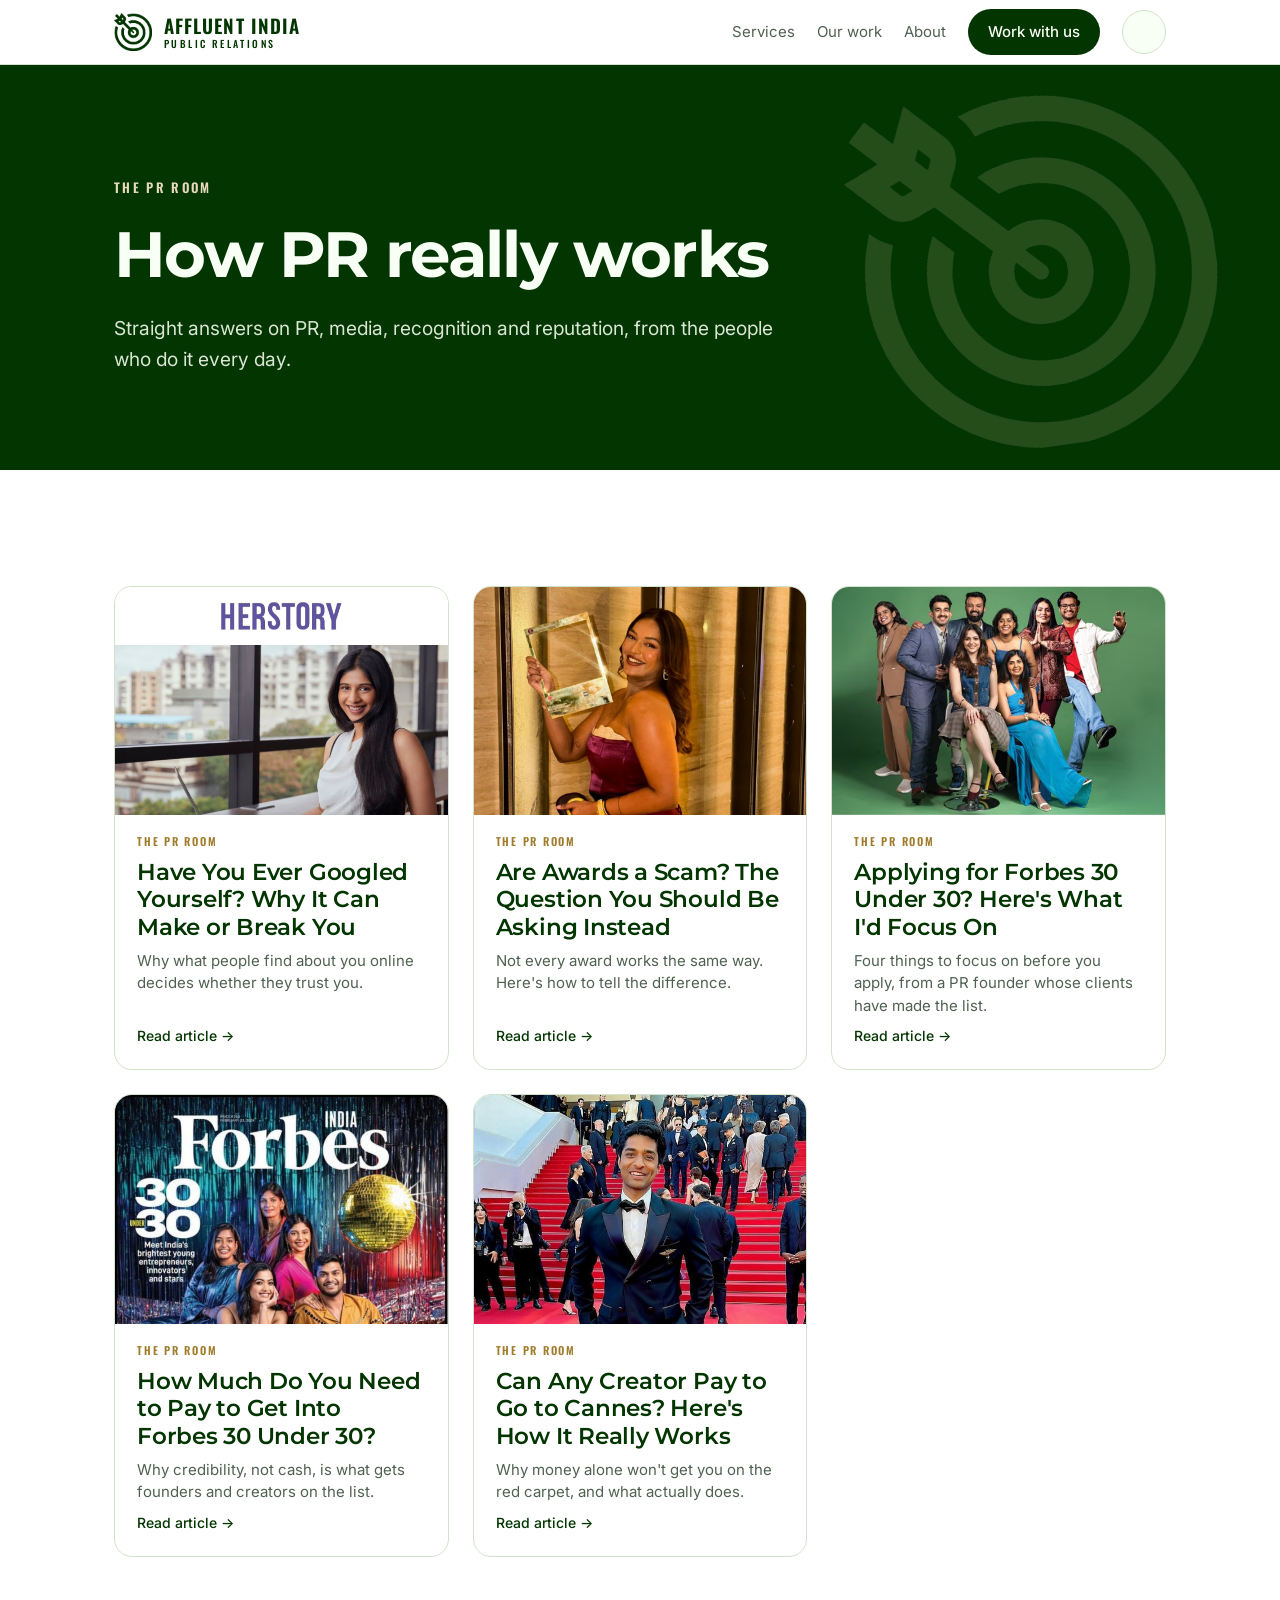
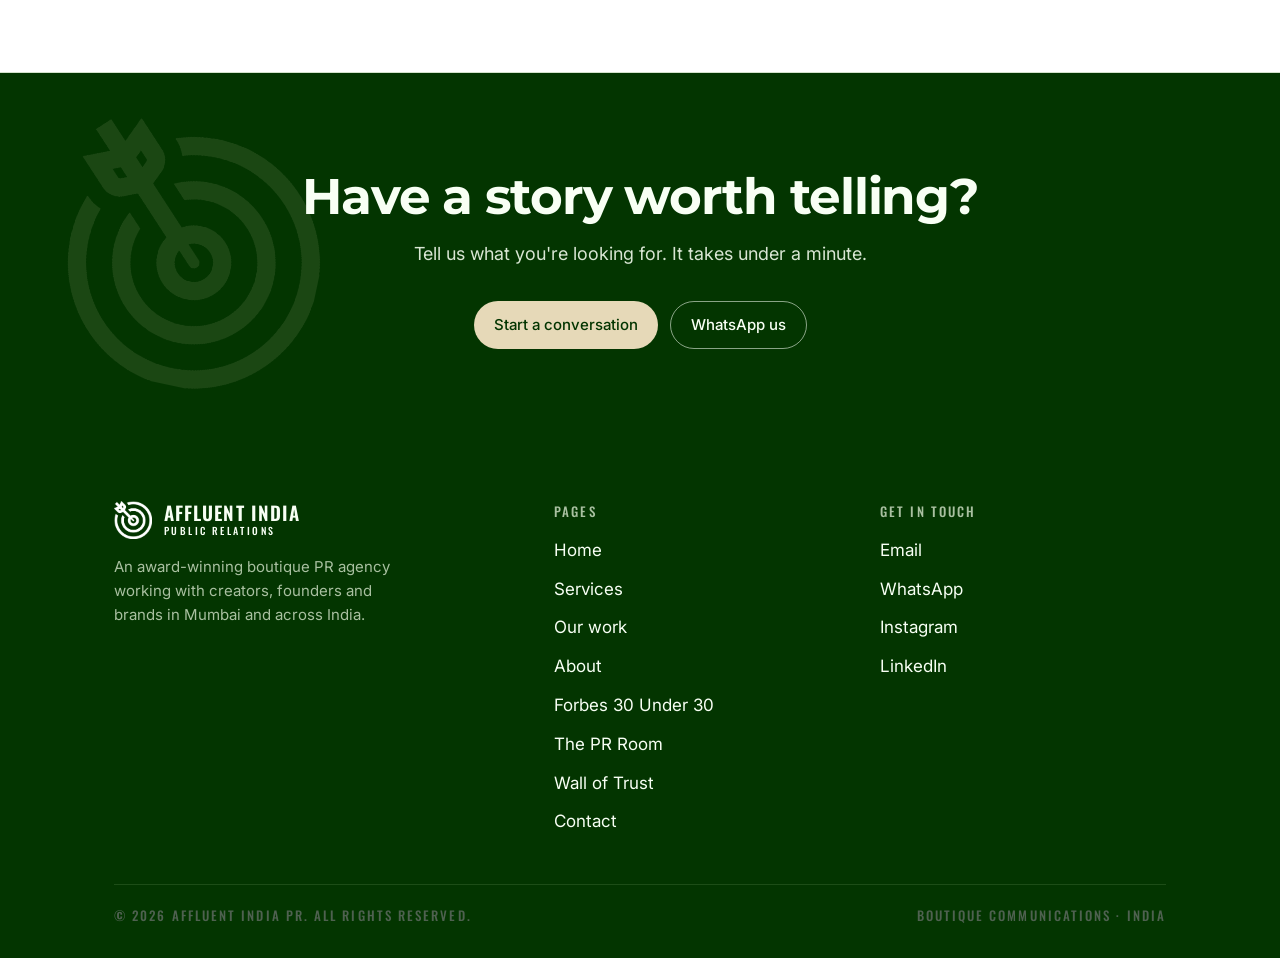
<file: the-pr-room.html>
<!DOCTYPE html>
<html lang="en">
<head>
<script async src="https://www.googletagmanager.com/gtm.js?id=GTM-53NDWTKK"></script>
<script>
  window.dataLayer = window.dataLayer || [];
  function gtag(){dataLayer.push(arguments);}
  gtag('js', new Date());
</script>
<meta charset="utf-8">
<meta name="viewport" content="width=device-width, initial-scale=1">
<title>The PR Room | PR Insights from Affluent India PR</title>
<meta name="description" content="Straight answers on PR, media, Forbes 30 Under 30, Cannes and reputation, from award-winning PR professional Bhavika Valecha.">
<meta property="og:title" content="The PR Room | PR Insights from Affluent India PR">
<meta property="og:description" content="Straight answers on PR, media, Forbes 30 Under 30, Cannes and reputation, from award-winning PR professional Bhavika Valecha.">
<meta property="og:type" content="website">
<meta property="og:url" content="https://affluentindiapr.com/the-pr-room.html">
<meta property="og:image" content="https://affluentindiapr.com/share.jpg">
<meta property="og:site_name" content="Affluent India PR">
<meta name="twitter:card" content="summary_large_image">
<meta property="og:image:width" content="1200">
<meta property="og:image:height" content="630">
<meta name="theme-color" content="#033500">
<link rel="icon" type="image/png" href="mark.png">

<link rel="preconnect" href="https://fonts.googleapis.com">
<link rel="preconnect" href="https://fonts.gstatic.com" crossorigin>
<link href="https://fonts.googleapis.com/css2?family=Montserrat:ital,wght@0,500..800;1,500..700&family=Inter:wght@300;400;500;600&family=Oswald:wght@400;500;600&display=swap" rel="stylesheet">
<link rel="stylesheet" href="site.css">
</head>
<body data-page="the-pr-room">

<header class="nav">
  <div class="wrap">
    <a class="brand" href="index.html" aria-label="Affluent India Public Relations, home"><img src="mark.png" alt=""><span class="wm"><b>AFFLUENT INDIA</b><small>PUBLIC RELATIONS</small></span></a>
    <nav aria-label="Main">
      <a href="services.html">Services</a>
      <a href="work.html">Our work</a>
      <a href="about.html">About</a>
      <a class="btn" href="contact.html">Work with us</a>
      <button type="button" class="menu-btn" id="menu-btn" aria-expanded="false" aria-controls="menu" aria-label="Open menu"><span></span><span></span><span></span></button>
    </nav>
  </div>
  <div class="menu" id="menu" hidden>
    <ul class="wrap">
        <li><a href="index.html">Home</a></li>
        <li><a href="services.html">Services</a></li>
        <li><a href="work.html">Our work</a></li>
        <li><a href="about.html">About</a></li>
        <li><a href="forbes-30-under-30.html">Forbes 30 Under 30</a></li>
        <li><a href="the-pr-room.html" aria-current="page">The PR Room</a></li>
        <li><a href="testimonials.html">Wall of Trust</a></li>
        <li><a href="contact.html">Contact</a></li>
    </ul>
  </div>
</header>

<main id="top">
  <section class="band">
    <div class="wrap">
      <span class="band-eyebrow">The PR Room</span>
      <h1>How PR <em>really</em> works</h1>
      <p class="band-sub">Straight answers on PR, media, recognition and reputation, from the people who do it every day.</p>
    </div>
  </section>

  <section class="block room">
    <div class="wrap">
      <div class="art-grid">
        <a class="art-card" href="have-you-googled-yourself.html"><span class="art-img"><img src="cover-herstory.jpg" alt="" loading="lazy" style="object-position:center"></span><span class="art-k">The PR Room</span><span class="art-t">Have You Ever Googled Yourself? Why It Can Make or Break You</span><span class="art-d">Why what people find about you online decides whether they trust you.</span><span class="art-more">Read article <span aria-hidden="true">→</span></span></a>
        <a class="art-card" href="are-awards-a-scam.html"><span class="art-img"><img src="cover-award.jpg" alt="" loading="lazy" style="object-position:center top"></span><span class="art-k">The PR Room</span><span class="art-t">Are Awards a Scam? The Question You Should Be Asking Instead</span><span class="art-d">Not every award works the same way. Here's how to tell the difference.</span><span class="art-more">Read article <span aria-hidden="true">→</span></span></a>
        <a class="art-card" href="how-to-apply-forbes-30-under-30.html"><span class="art-img"><img src="scribbld-3.jpg" alt="" loading="lazy" style="object-position:center center"></span><span class="art-k">The PR Room</span><span class="art-t">Applying for Forbes 30 Under 30? Here's What I'd Focus On</span><span class="art-d">Four things to focus on before you apply, from a PR founder whose clients have made the list.</span><span class="art-more">Read article <span aria-hidden="true">→</span></span></a>
        <a class="art-card" href="how-much-to-pay-forbes-30-under-30.html"><span class="art-img"><img src="anushka-1.jpg" alt="" loading="lazy" style="object-position:center top"></span><span class="art-k">The PR Room</span><span class="art-t">How Much Do You Need to Pay to Get Into Forbes 30 Under 30?</span><span class="art-d">Why credibility, not cash, is what gets founders and creators on the list.</span><span class="art-more">Read article <span aria-hidden="true">→</span></span></a>
        <a class="art-card" href="can-creators-pay-to-go-to-cannes.html"><span class="art-img"><img src="cannes-sharan.jpg" alt="" loading="lazy" style="object-position:center top"></span><span class="art-k">The PR Room</span><span class="art-t">Can Any Creator Pay to Go to Cannes? Here's How It Really Works</span><span class="art-d">Why money alone won't get you on the red carpet, and what actually does.</span><span class="art-more">Read article <span aria-hidden="true">→</span></span></a>
      </div>
    </div>
  </section>

  <section class="cta-band">
    <div class="wrap">
      <h2>Have a story worth <em>telling?</em></h2>
      <p>Tell us what you're looking for. It takes under a minute.</p>
      <div class="band-actions"><a class="btn btn-light" href="contact.html">Start a conversation</a><a class="btn btn-ghost-light" href="https://wa.me/919890866324">WhatsApp us</a></div>
    </div>
  </section>
</main>

<div class="viewer" id="viewer" role="dialog" aria-modal="true" aria-labelledby="v-title">
  <div class="viewer-top">
    <div><span class="label" id="v-count"></span><h3 id="v-title"></h3></div>
    <button class="v-close" type="button" id="v-close">Close</button>
  </div>
  <div class="viewer-body" id="v-body"><div class="gallery" id="v-gallery"></div></div>
</div>
<div class="zoom" id="zoom" role="dialog" aria-modal="true" aria-label="Enlarged coverage">
  <button class="v-close" type="button" id="z-close">Close</button>
  <button class="z-nav prev" type="button" id="z-prev" aria-label="Previous story">←</button>
  <figure class="z-fig"><img id="z-img" alt=""><figcaption id="z-cap"></figcaption></figure>
  <button class="z-nav next" type="button" id="z-next" aria-label="Next story">→</button>
</div>


<footer class="site-index" aria-label="Site index">
  <div class="wrap">
    <div class="index-grid">
      <div>
        <a class="brand" href="index.html" aria-label="Affluent India Public Relations, home"><img src="mark.png" alt=""><span class="wm"><b>AFFLUENT INDIA</b><small>PUBLIC RELATIONS</small></span></a>
        <p>An award-winning boutique PR agency working with creators, founders and brands in Mumbai and across India.</p>
      </div>
      <div>
        <h4>Pages</h4>
        <ul>
          <li><a href="index.html">Home</a></li>
          <li><a href="services.html">Services</a></li>
          <li><a href="work.html">Our work</a></li>
          <li><a href="about.html">About</a></li>
          <li><a href="forbes-30-under-30.html">Forbes 30 Under 30</a></li>
          <li><a href="the-pr-room.html">The PR Room</a></li>
          <li><a href="testimonials.html">Wall of Trust</a></li>
          <li><a href="contact.html">Contact</a></li>
        </ul>
      </div>
      <div>
        <h4>Get in touch</h4>
        <ul>
          <li><a href="mailto:bhavika@affluentindiapr.com">Email</a></li>
          <li><a href="https://wa.me/919890866324">WhatsApp</a></li>
          <li><a href="https://www.instagram.com/affluentindiapr">Instagram</a></li>
          <li><a href="https://www.linkedin.com/company/affluent-india-public-relations/">LinkedIn</a></li>
        </ul>
      </div>
    </div>
    <div class="index-foot label"><span>© 2026 Affluent India PR. All rights reserved.</span><span>Boutique communications · India</span></div>
  </div>
</footer>

<script src="site.js"></script>
</body>
</html>
</file>
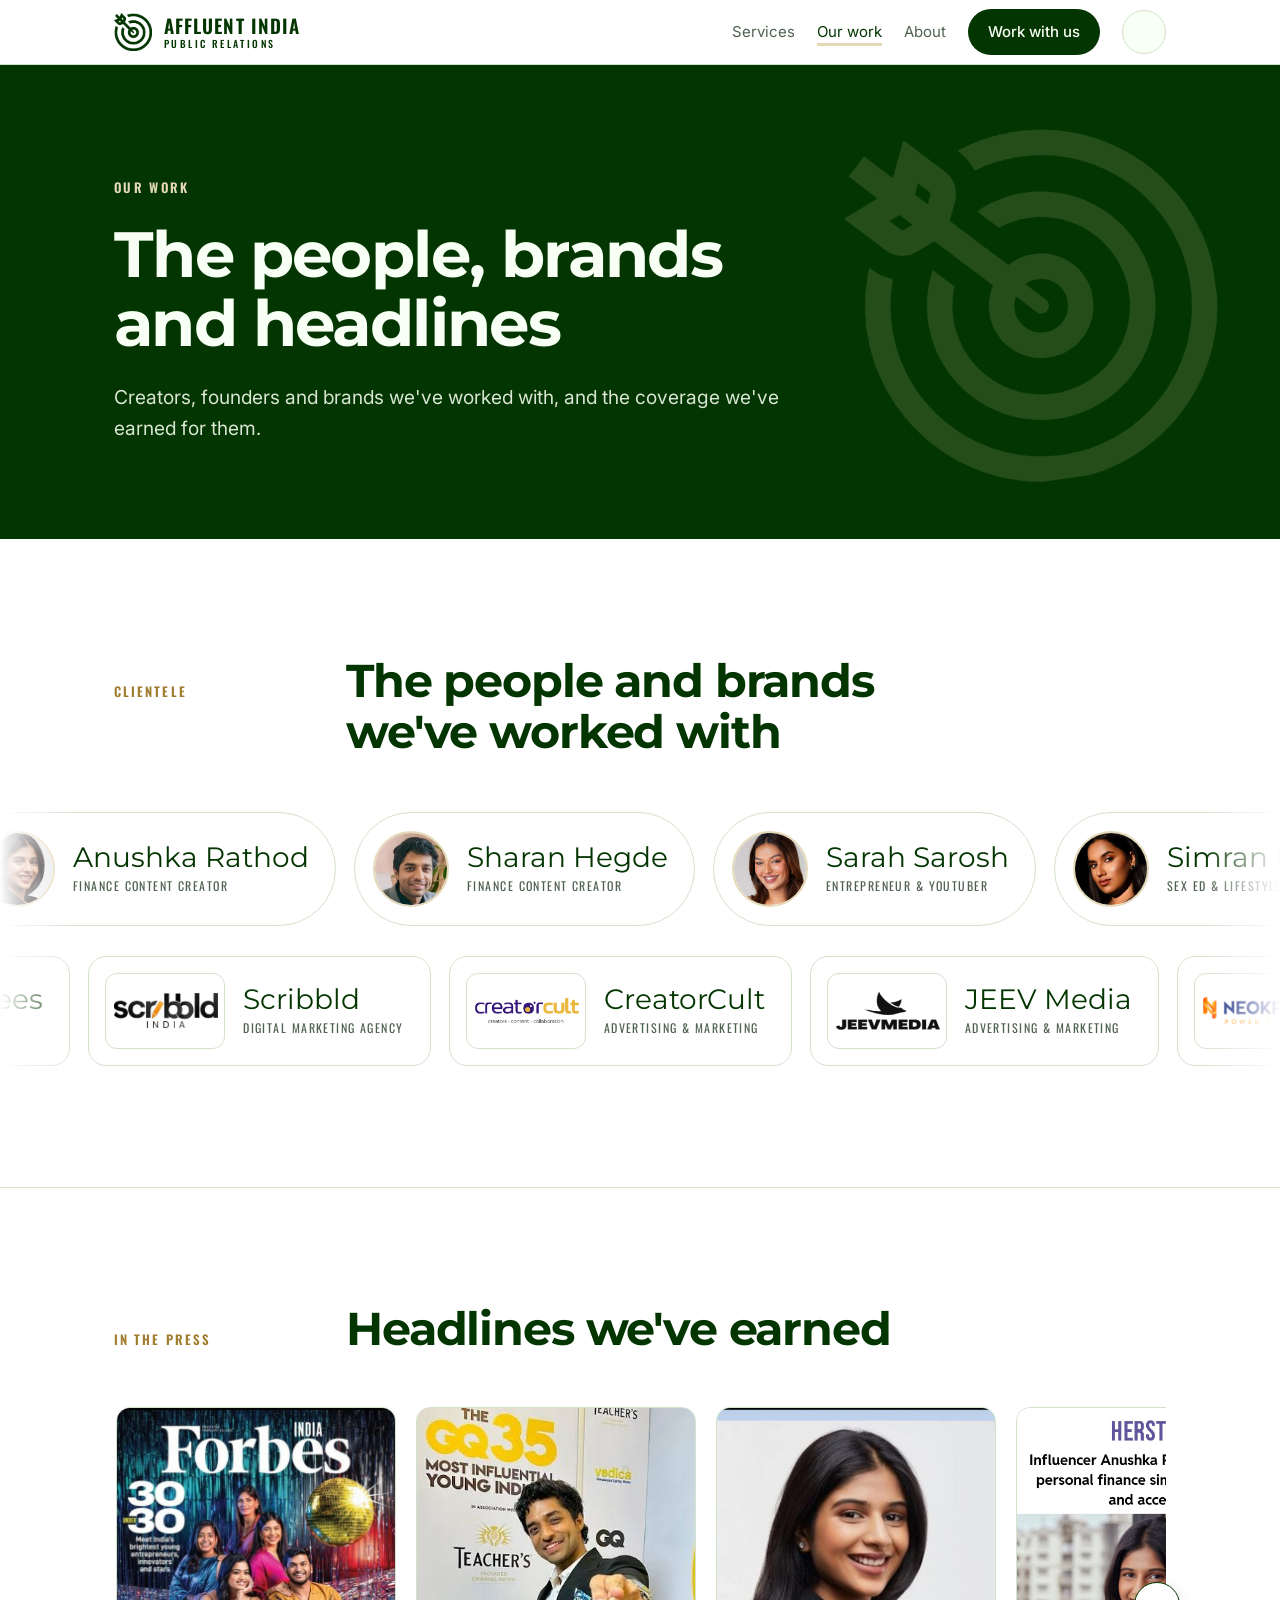
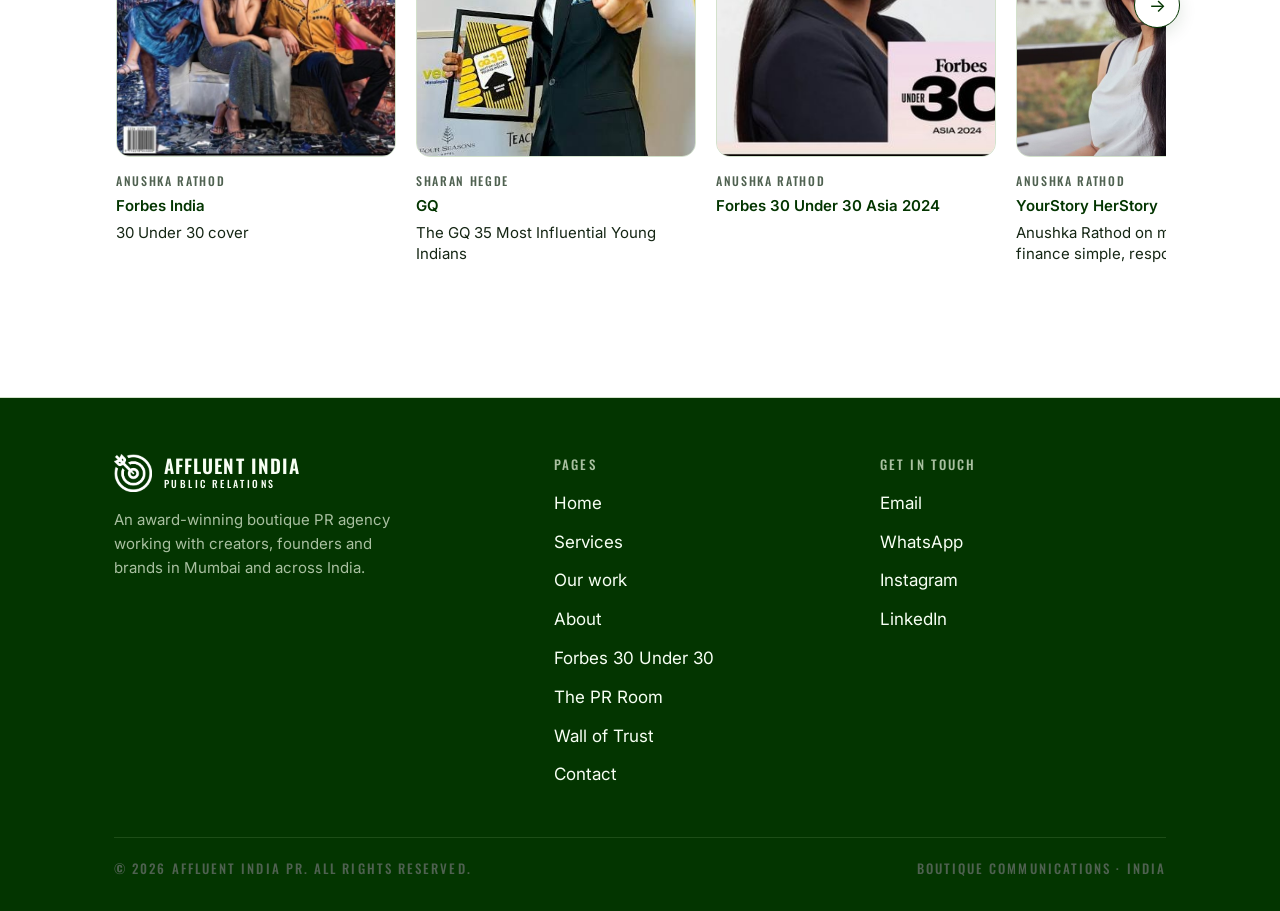
<file: work.html>
<!DOCTYPE html>
<html lang="en">
<head>
<script async src="https://www.googletagmanager.com/gtm.js?id=GTM-53NDWTKK"></script>
<script>
  window.dataLayer = window.dataLayer || [];
  function gtag(){dataLayer.push(arguments);}
  gtag('js', new Date());
</script>
<meta charset="utf-8">
<meta name="viewport" content="width=device-width, initial-scale=1">
<title>Our Work and Press Coverage | Affluent India PR</title>
<meta name="description" content="Clients and coverage: Forbes 30 Under 30, ELLE, GQ, Femina, Fortune India, Entrepreneur and more, earned for creators, founders and brands.">
<meta property="og:title" content="Our Work and Press Coverage | Affluent India PR">
<meta property="og:description" content="Clients and coverage: Forbes 30 Under 30, ELLE, GQ, Femina, Fortune India, Entrepreneur and more, earned for creators, founders and brands.">
<meta property="og:type" content="website">
<meta property="og:url" content="https://affluentindiapr.com/work.html">
<meta property="og:image" content="https://affluentindiapr.com/share.jpg">
<meta property="og:site_name" content="Affluent India PR">
<meta name="twitter:card" content="summary_large_image">
<meta property="og:image:width" content="1200">
<meta property="og:image:height" content="630">
<meta name="theme-color" content="#033500">
<link rel="icon" type="image/png" href="mark.png">

<link rel="preconnect" href="https://fonts.googleapis.com">
<link rel="preconnect" href="https://fonts.gstatic.com" crossorigin>
<link href="https://fonts.googleapis.com/css2?family=Montserrat:ital,wght@0,500..800;1,500..700&family=Inter:wght@300;400;500;600&family=Oswald:wght@400;500;600&display=swap" rel="stylesheet">
<link rel="stylesheet" href="site.css">
</head>
<body data-page="work">

<header class="nav">
  <div class="wrap">
    <a class="brand" href="index.html" aria-label="Affluent India Public Relations, home"><img src="mark.png" alt=""><span class="wm"><b>AFFLUENT INDIA</b><small>PUBLIC RELATIONS</small></span></a>
    <nav aria-label="Main">
      <a href="services.html">Services</a>
      <a href="work.html" aria-current="page">Our work</a>
      <a href="about.html">About</a>
      <a class="btn" href="contact.html">Work with us</a>
      <button type="button" class="menu-btn" id="menu-btn" aria-expanded="false" aria-controls="menu" aria-label="Open menu"><span></span><span></span><span></span></button>
    </nav>
  </div>
  <div class="menu" id="menu" hidden>
    <ul class="wrap">
        <li><a href="index.html">Home</a></li>
        <li><a href="services.html">Services</a></li>
        <li><a href="work.html" aria-current="page">Our work</a></li>
        <li><a href="about.html">About</a></li>
        <li><a href="forbes-30-under-30.html">Forbes 30 Under 30</a></li>
        <li><a href="the-pr-room.html">The PR Room</a></li>
        <li><a href="testimonials.html">Wall of Trust</a></li>
        <li><a href="contact.html">Contact</a></li>
    </ul>
  </div>
</header>

<main id="top">
  <section class="band">
    <div class="wrap">
      <span class="band-eyebrow">Our work</span>
      <h1>The people, brands and <em>headlines</em></h1>
      <p class="band-sub">Creators, founders and brands we've worked with, and the coverage we've earned for them.</p>
    </div>
  </section>

  <section class="block clients" id="clients">
    <div class="wrap">
      <div class="sec-head">
        <div class="label">Clientele</div>
        <h2>The people and brands <em>we've worked with</em></h2>
      </div>
    </div>
    <div class="marquee" aria-label="Creators and personalities">
      <div class="track"><ul class="m-list">
        <li class="card person"><span class="face"><img src="anushka.jpg" alt="" loading="lazy"></span><span class="txt"><span class="name">Anushka Rathod</span><span class="what">Finance content creator</span></span></li>
<li class="card person"><span class="face"><img src="sharan.jpg" alt="" loading="lazy"></span><span class="txt"><span class="name">Sharan Hegde</span><span class="what">Finance content creator</span></span></li>
<li class="card person"><span class="face"><img src="sarah.jpg" alt="" loading="lazy"></span><span class="txt"><span class="name">Sarah Sarosh</span><span class="what">Entrepreneur & YouTuber</span></span></li>
<li class="card person"><span class="face"><img src="simran.jpg" alt="" loading="lazy"></span><span class="txt"><span class="name">Simran Balar Jain</span><span class="what">Sex ed & lifestyle creator</span></span></li>
<li class="card person"><span class="face"><img src="dhvani.jpg" alt="" loading="lazy"></span><span class="txt"><span class="name">Dhvani Kothari</span><span class="what">Founder, National Ballet School of India</span></span></li>
<li class="card person"><span class="face"><img src="shivam.jpg" alt="" loading="lazy"></span><span class="txt"><span class="name">Shivam Budhiraja</span><span class="what">Content creator</span></span></li>
<li class="card person"><span class="face"><img src="tanya.jpg" alt="" loading="lazy"></span><span class="txt"><span class="name">Tanya Mehra</span><span class="what">Mom influencer</span></span></li>
<li class="card person"><span class="face"><img src="alfiya.jpg" alt="" loading="lazy"></span><span class="txt"><span class="name">Alfiya Karim Khan</span><span class="what">Modest fashion creator</span></span></li>
<li class="card person"><span class="face"><img src="sonika.jpg" alt="" loading="lazy"></span><span class="txt"><span class="name">Sonika Khurana</span><span class="what">Interior design educator</span></span></li>
<li class="card person"><span class="face"><img src="kiara.jpg" alt="" loading="lazy"></span><span class="txt"><span class="name">Kiara</span><span class="what">Artist, music producer & composer</span></span></li>
      </ul></div>
    </div>
    <div class="marquee reverse" aria-label="Brands, startups and hospitality">
      <div class="track"><ul class="m-list">
        <li class="card brandcard"><span class="logo"><img src="scribbld.png" alt="" loading="lazy"></span><span class="txt"><span class="name">Scribbld</span><span class="what">Digital marketing agency</span></span></li>
<li class="card brandcard"><span class="logo"><img src="creatorcult.png" alt="" loading="lazy"></span><span class="txt"><span class="name">CreatorCult</span><span class="what">Advertising &amp; marketing</span></span></li>
<li class="card brandcard"><span class="logo"><img src="jeevmedia.png" alt="" loading="lazy"></span><span class="txt"><span class="name">JEEV Media</span><span class="what">Advertising &amp; marketing</span></span></li>
<li class="card brandcard"><span class="logo"><img src="neokred.png" alt="" loading="lazy"></span><span class="txt"><span class="name">Neokred</span><span class="what">SaaS startup</span></span></li>
<li class="card brandcard"><span class="logo"><img src="myfandom.png" alt="" loading="lazy"></span><span class="txt"><span class="name">MyFandom</span><span class="what">Premium merchandise</span></span></li>
<li class="card brandcard"><span class="logo"><img src="runfrenzy.png" alt="" loading="lazy"></span><span class="txt"><span class="name">Run Frenzy</span><span class="what">Production agency</span></span></li>
<li class="card brandcard"><span class="logo"><img src="thepark.png" alt="" loading="lazy"></span><span class="txt"><span class="name">The Park Hotel Navi Mumbai</span><span class="what">Hospitality</span></span></li>
<li class="card brandcard"><span class="logo"><img src="uma.png" alt="" loading="lazy"></span><span class="txt"><span class="name">Uma by the Sea</span><span class="what">Café and restaurant</span></span></li>
<li class="card brandcard"><span class="logo"><img src="tts.png" alt="" loading="lazy"></span><span class="txt"><span class="name">Tint, Tone and Shade Interiors</span><span class="what">Interior design studio</span></span></li>
<li class="card brandcard"><span class="logo"><img src="impulse.png" alt="" loading="lazy"></span><span class="txt"><span class="name">Impulse Coffees</span><span class="what">Beverage brand</span></span></li>
<li class="card brandcard"><span class="logo"><img src="scribbld.png" alt="" loading="lazy"></span><span class="txt"><span class="name">Scribbld</span><span class="what">Digital marketing agency</span></span></li>
<li class="card brandcard"><span class="logo"><img src="creatorcult.png" alt="" loading="lazy"></span><span class="txt"><span class="name">CreatorCult</span><span class="what">Advertising &amp; marketing</span></span></li>
<li class="card brandcard"><span class="logo"><img src="jeevmedia.png" alt="" loading="lazy"></span><span class="txt"><span class="name">JEEV Media</span><span class="what">Advertising &amp; marketing</span></span></li>
<li class="card brandcard"><span class="logo"><img src="neokred.png" alt="" loading="lazy"></span><span class="txt"><span class="name">Neokred</span><span class="what">SaaS startup</span></span></li>
<li class="card brandcard"><span class="logo"><img src="myfandom.png" alt="" loading="lazy"></span><span class="txt"><span class="name">MyFandom</span><span class="what">Premium merchandise</span></span></li>
<li class="card brandcard"><span class="logo"><img src="runfrenzy.png" alt="" loading="lazy"></span><span class="txt"><span class="name">Run Frenzy</span><span class="what">Production agency</span></span></li>
<li class="card brandcard"><span class="logo"><img src="thepark.png" alt="" loading="lazy"></span><span class="txt"><span class="name">The Park Hotel Navi Mumbai</span><span class="what">Hospitality</span></span></li>
<li class="card brandcard"><span class="logo"><img src="uma.png" alt="" loading="lazy"></span><span class="txt"><span class="name">Uma by the Sea</span><span class="what">Café and restaurant</span></span></li>
<li class="card brandcard"><span class="logo"><img src="tts.png" alt="" loading="lazy"></span><span class="txt"><span class="name">Tint, Tone and Shade Interiors</span><span class="what">Interior design studio</span></span></li>
<li class="card brandcard"><span class="logo"><img src="impulse.png" alt="" loading="lazy"></span><span class="txt"><span class="name">Impulse Coffees</span><span class="what">Beverage brand</span></span></li>
      </ul></div>
    </div>
  </section>

  <section class="block press" id="press">
    <div class="wrap">
      <div class="sec-head">
        <div class="label">In the press</div>
        <h2>Headlines we've <em>earned</em></h2>
      </div>
      <div class="ps" id="ps" aria-roledescription="carousel" aria-label="Press coverage">
        <div class="ps-stage">
          <button type="button" class="ps-nav prev" id="ps-prev" aria-label="Previous story">←</button>
          <button type="button" class="ps-slide" id="ps-slide" aria-label="Open this story full screen"><img id="ps-img" alt=""></button>
          <button type="button" class="ps-nav next" id="ps-next" aria-label="Next story">→</button>
        </div>
        <div class="ps-info" aria-live="polite">
          <span class="ps-who" id="ps-who"></span>
          <p class="ps-cap"><b id="ps-pub"></b> <span id="ps-head"></span></p>
          
        </div>
        <div class="ps-thumbs" id="ps-thumbs"></div>
      </div>
    </div>
  </section>
</main>

<div class="viewer" id="viewer" role="dialog" aria-modal="true" aria-labelledby="v-title">
  <div class="viewer-top">
    <div><span class="label" id="v-count"></span><h3 id="v-title"></h3></div>
    <button class="v-close" type="button" id="v-close">Close</button>
  </div>
  <div class="viewer-body" id="v-body"><div class="gallery" id="v-gallery"></div></div>
</div>
<div class="zoom" id="zoom" role="dialog" aria-modal="true" aria-label="Enlarged coverage">
  <button class="v-close" type="button" id="z-close">Close</button>
  <button class="z-nav prev" type="button" id="z-prev" aria-label="Previous story">←</button>
  <figure class="z-fig"><img id="z-img" alt=""><figcaption id="z-cap"></figcaption></figure>
  <button class="z-nav next" type="button" id="z-next" aria-label="Next story">→</button>
</div>


<footer class="site-index" aria-label="Site index">
  <div class="wrap">
    <div class="index-grid">
      <div>
        <a class="brand" href="index.html" aria-label="Affluent India Public Relations, home"><img src="mark.png" alt=""><span class="wm"><b>AFFLUENT INDIA</b><small>PUBLIC RELATIONS</small></span></a>
        <p>An award-winning boutique PR agency working with creators, founders and brands in Mumbai and across India.</p>
      </div>
      <div>
        <h4>Pages</h4>
        <ul>
          <li><a href="index.html">Home</a></li>
          <li><a href="services.html">Services</a></li>
          <li><a href="work.html">Our work</a></li>
          <li><a href="about.html">About</a></li>
          <li><a href="forbes-30-under-30.html">Forbes 30 Under 30</a></li>
          <li><a href="the-pr-room.html">The PR Room</a></li>
          <li><a href="testimonials.html">Wall of Trust</a></li>
          <li><a href="contact.html">Contact</a></li>
        </ul>
      </div>
      <div>
        <h4>Get in touch</h4>
        <ul>
          <li><a href="mailto:bhavika@affluentindiapr.com">Email</a></li>
          <li><a href="https://wa.me/919890866324">WhatsApp</a></li>
          <li><a href="https://www.instagram.com/affluentindiapr">Instagram</a></li>
          <li><a href="https://www.linkedin.com/company/affluent-india-public-relations/">LinkedIn</a></li>
        </ul>
      </div>
    </div>
    <div class="index-foot label"><span>© 2026 Affluent India PR. All rights reserved.</span><span>Boutique communications · India</span></div>
  </div>
</footer>

<script src="site.js"></script>
</body>
</html>
</file>
<file: site.css>
/* Layout idea: the site reads like a press release — dateline, headline, body, and ### to close. */
:root {
  --paper: #F8FFF4;
  --white: #ffffff;
  --ink: #033500;
  --text: #152614;
  --muted: #4f6150;
  --line: #d3e2cc;
  --beige: #E6D9B8;
  --band-muted: #a9c0a0;
  --band-line: #1d4d17;
  --display: "Montserrat", "Helvetica Neue", Arial, sans-serif;
  --body: "Inter", "Helvetica Neue", Arial, sans-serif;
  --mono: "Oswald", "Arial Narrow", sans-serif;
  --gutter: clamp(20px, 5vw, 64px);
  --max: 1180px;
  color-scheme: light;
}
* { box-sizing: border-box; }
html { scroll-behavior: smooth; }
section[id] { scroll-margin-top: 72px; }
body {
  margin: 0;
  -webkit-text-size-adjust: 100%; text-size-adjust: 100%;
  hyphens: none; -webkit-hyphens: none;
  background: var(--paper);
  color: var(--text);
  font-family: var(--body);
  font-size: 18px;
  line-height: 1.6;
  -webkit-font-smoothing: antialiased;
}
a { color: inherit; }
a:focus-visible, button:focus-visible { outline: 2px solid var(--ink); outline-offset: 3px; border-radius: 2px; }
.wrap { max-width: var(--max); margin: 0 auto; padding: 0 var(--gutter); }
.label {
  font-family: var(--mono);
  font-size: 13px;
  font-weight: 500;
  letter-spacing: 0.16em;
  text-transform: uppercase;
  color: var(--muted);
}
h1, h2, h3 { color: var(--ink); font-family: var(--display); font-weight: 500; text-wrap: balance; margin: 0; letter-spacing: -0.01em; }

/* Nav */
header.nav {
  position: sticky; top: 0; z-index: 10;
  background: color-mix(in srgb, var(--paper) 92%, transparent);
  backdrop-filter: blur(8px);
  border-bottom: 1px solid var(--line);
}
.nav .wrap { display: flex; align-items: center; justify-content: space-between; gap: 24px; height: 64px; }
.brand { text-decoration: none; white-space: nowrap; }
.brand { display: flex; align-items: center; gap: 12px; color: var(--ink); }
.brand img { width: 38px; height: 38px; }
.brand .wm { display: flex; flex-direction: column; line-height: 1; font-family: var(--mono); letter-spacing: 0.06em; }
.brand .wm b { font-weight: 600; font-size: 19px; }
.brand .wm small { font-weight: 500; font-size: 10px; letter-spacing: 0.24em; margin-top: 4px; }
.nav nav { display: flex; gap: 28px; align-items: center; }
.nav nav a { text-decoration: none; font-size: 15px; color: var(--muted); }
.nav nav a:hover { color: var(--ink); }
.btn {
  display: inline-flex; align-items: center; gap: 10px;
  background: var(--ink); color: var(--paper);
  text-decoration: none; font-weight: 500; font-size: 15px;
  padding: 11px 20px; border-radius: 999px; border: 0; cursor: pointer;
  font-family: var(--body);
  transition: background .2s;
}
.btn:hover { background: #0d4f07; }
.nav nav a.btn { color: var(--paper); }
@media (max-width: 760px) { .nav nav a:not(.btn) { display: none; } .nav nav a.btn { padding: 9px 14px; font-size: 14px; } }
.btn { white-space: nowrap; }

/* Hero */
.hero { padding: clamp(56px, 9vw, 120px) 0 clamp(56px, 8vw, 96px); border-bottom: 1px solid var(--line); }
.dateline { display: flex; flex-wrap: wrap; gap: 8px 22px; margin-bottom: 36px; }
.dateline span:first-child { color: var(--ink); font-weight: 500; }
.hero h1 {
  font-size: clamp(42px, 7vw, 96px);
  line-height: 0.98;
  font-weight: 500;
  max-width: 18ch;
}
.hero h1 em { font-style: italic; font-weight: 400; position: relative; z-index: 0; white-space: nowrap; }
.hero-top { display: grid; grid-template-columns: minmax(0, 1fr) auto; gap: 40px; align-items: center; }
.hero-mark { width: clamp(180px, 22vw, 300px); height: auto; }
@media (max-width: 760px) { .hero-top { grid-template-columns: 1fr; } .hero-mark { display: none; } }
.hero h1 em::after {
  content: ""; position: absolute; z-index: -1; left: -0.04em; right: -0.04em; bottom: 0.08em; height: 0.26em;
  background: var(--beige);
  transform-origin: left; animation: rule 1.1s .35s cubic-bezier(.2,.7,.2,1) both;
}
@keyframes rule { from { transform: scaleX(0.04); } to { transform: scaleX(1); } }
.hero-foot { display: grid; grid-template-columns: minmax(0, 1.3fr) minmax(0, 1fr); gap: 40px; margin-top: 56px; align-items: end; }
.hero-foot p { margin: 0; font-size: clamp(18px, 1.6vw, 21px); max-width: 52ch; color: var(--ink); }
.hero-actions { display: flex; flex-wrap: wrap; gap: 14px; justify-content: flex-end; }
.btn.ghost { background: transparent; color: var(--ink); border: 1px solid var(--ink); }
.btn.ghost:hover { background: var(--ink); color: var(--paper); }
@media (max-width: 760px) {
  .hero-foot { grid-template-columns: 1fr; gap: 28px; }
  .hero-actions { justify-content: flex-start; }
}

/* Sections */
section.block { padding: clamp(64px, 9vw, 120px) 0; border-bottom: 1px solid var(--line); }
.sec-head { display: grid; grid-template-columns: 200px minmax(0, 1fr); gap: 32px; margin-bottom: 48px; align-items: baseline; }
.sec-head h2 { font-size: clamp(34px, 4.6vw, 58px); line-height: 1.05; }
@media (max-width: 760px) { .sec-head { grid-template-columns: 1fr; gap: 14px; margin-bottom: 32px; } }

/* About */
.about-grid { display: grid; grid-template-columns: 200px minmax(0, 1fr); gap: 32px; }
.about-body { display: grid; grid-template-columns: minmax(0, 1fr) minmax(0, 1fr); gap: 48px; }
.about-body p { margin: 0 0 1em; max-width: 60ch; }
.lede { font-family: var(--display); font-size: clamp(24px, 2.6vw, 32px); line-height: 1.3; font-weight: 400; }
.sectors { list-style: none; margin: 8px 0 0; padding: 0; border-top: 1px solid var(--line); }
.sectors li { padding: 14px 0; border-bottom: 1px solid var(--line); }
.sectors li span:last-child { font-family: var(--mono); font-size: 12px; letter-spacing: 0.12em; text-transform: uppercase; color: var(--muted); }
@media (max-width: 900px) { .about-grid, .about-body { grid-template-columns: 1fr; gap: 24px; } }

/* Services */
.services { display: grid; grid-template-columns: repeat(4, minmax(0, 1fr)); gap: 0; border-top: 1px solid var(--ink); }
.service { padding: 28px 28px 32px 0; border-bottom: 1px solid var(--line); }
.service .num { font-family: var(--mono); font-size: 14px; font-weight: 500; color: var(--ink); }
.service h3 { font-size: 27px; line-height: 1.15; margin: 14px 0 10px; }
.service p { margin: 0; color: var(--muted); font-size: 16px; max-width: 34ch; }

@media (max-width: 1100px) { .services { grid-template-columns: repeat(2, minmax(0, 1fr)); } }
@media (max-width: 560px) { .services { grid-template-columns: 1fr; } }

/* Clients (dark band) */
.clients { background: var(--ink); color: var(--paper); border-bottom: 0; }
.clients .label { color: var(--band-muted); }
.clients h2 { color: var(--paper); }
.clients .sec-head h2 em { color: var(--beige); font-style: italic; font-weight: 400; }
.marquee { overflow-x: auto; overflow-y: hidden; scrollbar-width: none; -webkit-overflow-scrolling: touch; cursor: grab; padding: 6px 0; -webkit-mask-image: linear-gradient(90deg, transparent, #000 6%, #000 94%, transparent); mask-image: linear-gradient(90deg, transparent, #000 6%, #000 94%, transparent); }
.marquee + .marquee { margin-top: 18px; }
.marquee::-webkit-scrollbar { display: none; }
.marquee.dragging { cursor: grabbing; user-select: none; }
.marquee img { -webkit-user-drag: none; user-select: none; }
.track { display: flex; width: max-content; }
.m-list { list-style: none; margin: 0; padding: 0 9px; display: flex; gap: 18px; }
.card { display: flex; align-items: center; gap: 18px; padding: 18px 26px 18px 18px; border: 1px solid var(--band-line); border-radius: 999px; white-space: nowrap; background: rgba(248, 255, 244, 0.03); }
.card .txt { display: flex; flex-direction: column; gap: 4px; }
.card .name { font-family: var(--display); font-size: clamp(22px, 2.2vw, 28px); line-height: 1.1; color: var(--paper); }
.card .what { font-family: var(--mono); font-size: 12px; letter-spacing: 0.12em; text-transform: uppercase; color: var(--band-muted); }
.face { width: 76px; height: 76px; border-radius: 50%; overflow: hidden; flex-shrink: 0; border: 2px solid var(--beige); display: grid; place-items: center; background: #0a420a; }
.face img { width: 100%; height: 100%; object-fit: cover; }
.mono { font-family: var(--display); font-style: italic; font-size: 28px; color: var(--beige); }
.brandcard { border-radius: 18px; padding: 16px 26px 16px 16px; }
.logo { width: 120px; height: 76px; border-radius: 12px; background: var(--paper); display: grid; place-items: center; padding: 8px; flex-shrink: 0; }
.logo img { max-width: 104px; max-height: 58px; object-fit: contain; }
@media (max-width: 600px) { .logo img { max-width: 80px; max-height: 44px; } }
.wordmark { font-family: var(--mono); font-weight: 600; font-size: 15px; letter-spacing: 0.06em; text-transform: uppercase; color: var(--ink); text-align: center; white-space: normal; line-height: 1.15; }
@media (max-width: 600px) { .face { width: 60px; height: 60px; } .logo { width: 96px; height: 60px; } .card { padding: 12px 20px 12px 12px; gap: 14px; } }
.clients .wrap + .marquee { margin-top: 0; }

/* Press slideshow */
.press h2 em { font-style: italic; font-weight: 400; }
.ps { max-width: 980px; margin: 0 auto; }
.ps-stage { display: grid; grid-template-columns: auto minmax(0, 1fr) auto; align-items: center; gap: 16px; }
.ps-slide { all: unset; box-sizing: border-box; display: flex; align-items: center; justify-content: center; min-width: 0; height: clamp(360px, 62vh, 600px); border-radius: 18px; background: #eef6e8; border: 1px solid var(--line); cursor: zoom-in; overflow: hidden; padding: 18px; }
.ps-slide:focus-visible { outline: 2px solid var(--ink); outline-offset: 4px; }
.ps-slide img { display: block; max-width: 100%; max-height: 100%; width: auto; height: auto; object-fit: contain; border-radius: 8px; background: #fff; box-shadow: 0 14px 34px rgba(3, 53, 0, .14); transition: opacity .35s ease; }
.ps-slide img.fade { opacity: 0; }
.ps-nav { width: 48px; height: 48px; border-radius: 50%; border: 1px solid var(--ink); background: var(--paper); color: var(--ink); font-size: 20px; cursor: pointer; }
.ps-nav:hover { background: var(--ink); color: var(--paper); }
.ps-info { display: grid; grid-template-columns: minmax(0, 1fr) auto; align-items: start; gap: 4px 20px; margin: 20px 64px 0; }
.ps-who { grid-column: 1 / -1; font-family: var(--mono); font-size: 12px; letter-spacing: .16em; text-transform: uppercase; color: var(--muted); }
.ps-cap { margin: 0; font-size: 17px; line-height: 1.45; color: var(--text); }
.ps-cap b { font-weight: 600; color: var(--ink); }
.ps-count { font-family: var(--mono); font-size: 13px; color: var(--muted); white-space: nowrap; }
.ps-thumbs { display: flex; gap: 10px; overflow-x: auto; padding: 18px 64px 6px; scrollbar-width: thin; }
.ps-thumbs button { all: unset; flex-shrink: 0; width: 56px; height: 72px; border-radius: 8px; overflow: hidden; cursor: pointer; border: 2px solid transparent; opacity: .55; transition: opacity .2s; background: #fff; }
.ps-thumbs button:hover { opacity: .85; }
.ps-thumbs button[aria-current="true"] { border-color: var(--ink); opacity: 1; }
.ps-thumbs button:focus-visible { outline: 2px solid var(--ink); outline-offset: 2px; }
.ps-thumbs img { width: 100%; height: 100%; object-fit: cover; object-position: top; }
@media (max-width: 700px) {
  .ps-stage { grid-template-columns: 1fr; }
  .ps-nav { display: none; }
  .ps-slide { height: 440px; padding: 12px; }
  .ps-info { margin: 16px 0 0; }
  .ps-cap { font-size: 15px; }
  .ps-thumbs { padding: 14px 0 4px; }
  .ps-thumbs button { width: 46px; height: 60px; }
}
@media (prefers-reduced-motion: reduce) {
}
.press-hint { margin: -24px 0 32px; color: var(--band-muted); font-size: 15px; }
.press-hint span { font-family: var(--mono); font-size: 12px; letter-spacing: 0.12em; text-transform: uppercase; color: var(--ink); background: var(--beige); padding: 2px 8px; border-radius: 999px; }

/* Founder */
.founder-grid { display: grid; grid-template-columns: 200px minmax(0, 1.2fr) minmax(0, 1fr); grid-template-areas: "label copy awards"; gap: 32px 48px; align-items: start; }
.founder-grid > .label { grid-area: label; }
.founder-copy { grid-area: copy; }
.f-head { display: flex; align-items: center; gap: 20px; }
.f-avatar { width: 100px; height: 120px; border-radius: 14px; object-fit: cover; object-position: center top; flex-shrink: 0; border: 3px solid var(--beige); }
.awards { grid-area: awards; }
.founder-grid h2 { font-size: clamp(38px, 5vw, 64px); line-height: 1; }
.founder-grid h2 + .label { display: block; margin-top: 14px; }
.founder-copy p { margin: 24px 0 0; max-width: 58ch; }
.honours { border-top: 1px solid var(--ink); }
.honour { padding: 22px 0; border-bottom: 1px solid var(--line); display: grid; gap: 4px; }
.honour strong { font-family: var(--display); font-weight: 500; font-size: 24px; line-height: 1.2; color: var(--ink); }
.honour span { color: var(--muted); font-size: 15px; }
@media (max-width: 900px) {
  .founder-grid { grid-template-columns: 1fr; grid-template-areas: "label" "copy" "awards"; gap: 24px; }
  .f-avatar { width: 80px; height: 96px; }
}

/* Contact */
.contact { padding: clamp(72px, 10vw, 140px) 0 64px; }
.contact h2 { font-size: clamp(44px, 7.4vw, 100px); line-height: 1; max-width: 14ch; }
.contact h2 em { font-style: italic; font-weight: 400; }
.contact-rows { margin-top: 56px; border-top: 1px solid var(--ink); }
.c-row { display: grid; grid-template-columns: 200px minmax(0, 1fr) auto; gap: 24px; align-items: center; padding: 24px 0; border-bottom: 1px solid var(--line); }
.c-row a.big { font-family: var(--display); font-size: clamp(22px, 3vw, 36px); text-decoration: none; overflow-wrap: anywhere; color: var(--ink); }
.c-row a.big:hover { text-decoration: underline; text-decoration-color: var(--beige); text-decoration-thickness: 4px; }
.copy { text-decoration: none; display: inline-block; background: transparent; border: 1px solid var(--line); border-radius: 999px; padding: 8px 16px; font: 500 14px var(--body); color: var(--ink); cursor: pointer; }
.copy:hover { border-color: var(--ink); }
@media (max-width: 760px) { .c-row { grid-template-columns: 1fr; gap: 8px; } .c-row .copy { justify-self: start; } }
.endlogo { display: block; width: 120px; margin: 72px auto 0; }
.endmark { text-align: center; font-family: var(--mono); letter-spacing: 0.5em; color: var(--muted); margin: 20px 0 0; font-size: 15px; }

.industries h2 em { font-style: italic; font-weight: 400; }
.ind-grid { display: grid; grid-template-columns: repeat(3, minmax(0, 1fr)); gap: 16px; }
.ind { all: unset; box-sizing: border-box; position: relative; display: grid; min-height: 230px; border-radius: 18px; cursor: pointer; perspective: 1000px; }
.ind:focus-visible { outline: 2px solid var(--ink); outline-offset: 4px; }
.ind-front, .ind-back { grid-area: 1 / 1; position: relative; border-radius: 18px; padding: 26px; isolation: isolate; display: flex; flex-direction: column; backface-visibility: hidden; -webkit-backface-visibility: hidden; transition: transform .6s cubic-bezier(.2,.7,.2,1); }
.ind-front { background: #ffffff; border: 1px solid var(--line); justify-content: space-between; overflow: hidden; }
.ind-back { background: var(--ink); color: var(--paper); transform: rotateY(180deg); gap: 12px; }
.ind[aria-expanded="true"] .ind-front { transform: rotateY(-180deg); }
.ind[aria-expanded="true"] .ind-back { transform: rotateY(0deg); }
.ind-icon { position: relative; z-index: 1; width: 64px; height: 64px; fill: none; stroke: var(--ink); stroke-width: 2.2; stroke-linecap: round; stroke-linejoin: round; transition: transform .4s ease; }
.ind:hover .ind-icon { transform: rotate(-8deg) scale(1.08); }
.ind-front::after { content: ""; position: absolute; right: -30px; top: -30px; width: 130px; height: 130px; border-radius: 50%; border: 18px solid var(--beige); opacity: .45; }
.ind-title { font-family: var(--display); font-size: clamp(24px, 2.2vw, 30px); line-height: 1.1; color: var(--ink); }
.ind-back .ind-title { color: var(--beige); font-size: 22px; }
.ind-tap { font-family: var(--mono); font-size: 12px; letter-spacing: 0.14em; text-transform: uppercase; color: var(--muted); }
.ind-line { font-size: 16px; line-height: 1.5; }
.ind-clients { margin-top: auto; font-size: 14px; color: var(--band-muted); }
.ind-clients b { display: block; font-family: var(--mono); font-weight: 500; font-size: 11px; letter-spacing: 0.16em; text-transform: uppercase; color: var(--beige); margin-bottom: 2px; }
@media (max-width: 900px) { .ind-grid { grid-template-columns: repeat(2, minmax(0, 1fr)); } }
@media (max-width: 520px) { .ind-grid { grid-template-columns: 1fr 1fr; gap: 10px; } .ind { min-height: 200px; } .ind-front, .ind-back { padding: 16px; } .ind-icon { width: 48px; height: 48px; } .ind-title { font-size: 20px; } .ind-back .ind-title { font-size: 17px; } .ind-line { font-size: 14px; } .ind-clients { font-size: 12px; } .ind-front::after { width: 90px; height: 90px; border-width: 12px; } }
@media (prefers-reduced-motion: reduce) { .ind-front, .ind-back { transition: none; } }

.svc-note { margin: 32px 0 0; font-family: var(--display); font-size: clamp(20px, 2vw, 26px); line-height: 1.3; color: var(--ink); max-width: 40ch; }
.svc-list { list-style: none; margin: 16px 0 0; padding: 0; display: grid; gap: 8px; max-width: 34ch; }
.svc-list li { position: relative; padding-left: 20px; font-size: 15px; line-height: 1.45; color: var(--text); }
.svc-list li::before { content: ""; position: absolute; left: 0; top: 0.5em; width: 9px; height: 9px; border-radius: 50%; border: 2px solid var(--ink); }
.svc-list strong { font-weight: 600; color: var(--ink); background: linear-gradient(transparent 60%, var(--beige) 60%); }

.learn { background: #eef6e8; }
.learn-grid { display: grid; grid-template-columns: 200px minmax(0, 1fr); gap: 32px; }
.learn-photo { margin: 0; }
.learn-grid > .label { align-self: start; padding-top: 14px; }
.learn-photo img { display: block; width: 100%; height: auto; border-radius: 999px 999px 18px 18px; box-shadow: 0 18px 40px rgba(3, 53, 0, .12); }
.learn h2 { font-size: clamp(34px, 4.6vw, 58px); line-height: 1.05; }
.learn h2 em { font-style: italic; font-weight: 400; }
.learn-copy { max-width: 60ch; margin: 20px 0 28px; font-size: 18px; }
.reels:empty { display: none; }
.reels { display: grid; grid-template-columns: repeat(auto-fill, minmax(180px, 1fr)); gap: 16px; margin-bottom: 28px; }
@media (max-width: 760px) { .learn-grid { grid-template-columns: 1fr; gap: 14px; } }

.awards { display: grid; grid-template-columns: 1fr 1fr; gap: 12px; align-content: start; }
.awards-label { grid-column: 1 / -1; margin-bottom: 4px; }
.award { display: flex; flex-direction: column; align-items: center; text-align: center; gap: 6px; padding: 22px 14px 20px; border-radius: 16px; background: var(--ink); color: var(--paper); }
.award strong { font-family: var(--display); font-weight: 500; font-size: 19px; line-height: 1.2; color: var(--paper); text-wrap: balance; }
.award span { font-family: var(--mono); font-size: 11px; letter-spacing: 0.12em; text-transform: uppercase; color: var(--beige); }
.laurel { width: 52px; height: 52px; fill: none; stroke: var(--beige); stroke-width: 2; stroke-linecap: round; stroke-linejoin: round; margin-bottom: 4px; }
@media (max-width: 420px) { .award strong { font-size: 17px; } }

.ind-cta .ind-front { background: var(--ink); border-color: var(--ink); }
.ind-cta .ind-front .ind-title { color: var(--paper); }
.ind-cta .ind-front .ind-tap { color: var(--band-muted); }
.ind-cta .ind-front .ind-icon { stroke: var(--beige); }
.ind-cta .ind-front::after { opacity: .25; }
.ind-cta .ind-back { background: var(--beige); }
.ind-cta .ind-back .ind-title { color: var(--ink); }
.ind-cta .ind-back .ind-line { color: var(--ink); }
.cta-btn { margin-top: auto; align-self: flex-start; }

.reels { grid-template-columns: repeat(auto-fill, 128px); gap: 14px; }
.reel { display: flex; flex-direction: column; gap: 8px; text-decoration: none; color: var(--ink); }
.reel-cover { position: relative; aspect-ratio: 9 / 16; border-radius: 12px; overflow: hidden; background: var(--ink); display: flex; align-items: flex-end; padding: 12px; box-shadow: 0 8px 20px rgba(3, 53, 0, .12); transition: transform .25s ease; }
.reel:hover .reel-cover { transform: translateY(-4px); }
.reel:focus-visible { outline: 2px solid var(--ink); outline-offset: 4px; border-radius: 16px; }
.reel-cover img { position: absolute; inset: 0; width: 100%; height: 100%; object-fit: cover; }
.reel-cover::before { content: ""; position: absolute; right: -40px; top: -40px; width: 160px; height: 160px; border-radius: 50%; border: 22px solid var(--beige); opacity: .25; }
.reel-num { position: absolute; top: 10px; left: 12px; font-family: var(--mono); font-size: 11px; letter-spacing: 0.14em; color: var(--beige); }
.reel-play { position: absolute; top: 50%; left: 50%; transform: translate(-50%, -50%); width: 34px; height: 34px; border-radius: 50%; background: rgba(248, 255, 244, .9); display: grid; place-items: center; }
.reel-play svg { width: 15px; height: 15px; fill: var(--ink); margin-left: 2px; }
.reel-big { position: relative; font-family: var(--display); font-size: 17px; line-height: 1.1; color: var(--paper); }
.reel-cover img ~ .reel-big, .reel-cover img ~ .reel-num { display: none; }
.reel-title { font-size: 13px; font-weight: 500; line-height: 1.35; }
@media (max-width: 520px) { .reels { grid-template-columns: repeat(auto-fill, 112px); } }

.milestones h2 em { font-style: italic; font-weight: 400; }
.ms-grid { display: grid; grid-template-columns: repeat(2, minmax(0, 1fr)); gap: 20px; }
.ms { display: grid; grid-template-columns: 160px minmax(0, 1fr); gap: 22px; align-items: center; padding: 20px; border-radius: 20px; background: var(--ink); color: var(--paper); }
.ms-media { aspect-ratio: 4 / 5; border-radius: 12px; overflow: hidden; background: #0a420a; display: grid; place-items: center; }
.ms-media img { width: 100%; height: 100%; object-fit: cover; }
.ms-placeholder svg { width: 56px; height: 56px; fill: none; stroke: var(--beige); stroke-width: 2; stroke-linejoin: round; }
.ms-kicker { font-family: var(--mono); font-size: 12px; letter-spacing: 0.16em; text-transform: uppercase; color: var(--beige); }
.ms h3 { color: var(--paper); font-size: clamp(22px, 2.2vw, 28px); line-height: 1.15; margin: 8px 0 10px; }
.ms p { margin: 0; font-size: 15px; line-height: 1.5; color: #d6e4cf; }
@media (max-width: 900px) { .ms-grid { grid-template-columns: 1fr; } }
@media (max-width: 480px) { .ms { grid-template-columns: 110px minmax(0, 1fr); gap: 16px; padding: 16px; } .ms h3 { font-size: 20px; } .ms p { font-size: 14px; } }

.ms-slides { all: unset; box-sizing: border-box; position: relative; aspect-ratio: 4 / 5; border-radius: 12px; overflow: hidden; background: #0a420a; cursor: zoom-in; display: block; }
.ms-slides:focus-visible { outline: 2px solid var(--beige); outline-offset: 3px; }
.ms-slides img { position: absolute; inset: 0; width: 100%; height: 100%; object-fit: cover; object-position: center top; opacity: 0; transition: opacity .9s ease; }
.ms-slides img.on { opacity: 1; }
.ms-count { position: absolute; left: 8px; bottom: 8px; background: rgba(3, 53, 0, .85); color: var(--paper); font-family: var(--mono); font-size: 10px; letter-spacing: .12em; text-transform: uppercase; padding: 3px 8px; border-radius: 999px; }
.ms-hint { display: inline-block; margin-top: 12px; font-family: var(--mono); font-size: 11px; letter-spacing: .14em; text-transform: uppercase; color: var(--beige); }

.enq-intro { margin: 28px 0 0; font-size: 18px; max-width: 60ch; }
.enq { margin-top: 24px; padding: clamp(20px, 3vw, 36px); border-radius: 22px; background: #ffffff; border: 1px solid var(--line); box-shadow: 0 18px 40px rgba(3, 53, 0, .06); max-width: 860px; }
.enq-top { display: flex; align-items: center; gap: 16px; margin-bottom: 22px; }
.enq-bar { flex: 1; height: 4px; border-radius: 4px; background: var(--line); overflow: hidden; }
.enq-bar span { display: block; height: 100%; width: 25%; background: var(--ink); transition: width .35s ease; }
.enq fieldset { border: 0; margin: 0; padding: 0; min-width: 0; }
.enq legend { font-family: var(--display); font-size: clamp(26px, 3vw, 36px); color: var(--ink); margin-bottom: 18px; padding: 0; }
.enq legend small { display: block; font-family: var(--body); font-size: 14px; color: var(--muted); margin-top: 6px; }
.chip-set { display: flex; flex-wrap: wrap; gap: 10px; }
.chip-opt { position: relative; cursor: pointer; }
.chip-opt input { position: absolute; opacity: 0; pointer-events: none; }
.chip-opt span { display: inline-block; padding: 12px 18px; border-radius: 999px; border: 1px solid var(--line); background: var(--paper); font-size: 15px; color: var(--text); transition: background .15s, border-color .15s, color .15s; }
.chip-opt:hover span { border-color: var(--ink); }
.chip-opt input:checked + span { background: var(--ink); border-color: var(--ink); color: var(--paper); }
.chip-opt input:checked + span::before { content: "✓ "; }
.chip-opt input:focus-visible + span { outline: 2px solid var(--ink); outline-offset: 3px; }
.enq-fields { display: grid; grid-template-columns: 1fr 1fr; gap: 16px; }
.enq-fields label { display: grid; gap: 6px; font-size: 14px; font-weight: 500; color: var(--ink); }
.enq-fields .wide { grid-column: 1 / -1; }
.enq-fields .opt { font-weight: 400; color: var(--muted); }
.enq-fields input, .enq-fields select, .enq-fields textarea { font: 400 16px var(--body); color: var(--text); padding: 12px 14px; border-radius: 12px; border: 1px solid var(--line); background: var(--paper); width: 100%; box-sizing: border-box; }
.enq-fields input:focus, .enq-fields select:focus, .enq-fields textarea:focus { outline: 2px solid var(--ink); outline-offset: 1px; border-color: var(--ink); }
.enq-done h3 { color: var(--ink); font-size: clamp(24px, 3vw, 32px); margin-bottom: 6px; }
.enq-done p { margin: 0 0 14px; color: var(--muted); }
.enq-msg { white-space: pre-wrap; font: 400 14px/1.55 var(--body); background: var(--paper); border: 1px solid var(--line); border-radius: 12px; padding: 16px; margin: 0 0 18px; max-height: 260px; overflow: auto; }
.enq-send { display: flex; flex-wrap: wrap; gap: 12px; align-items: center; }
.enq-err { color: #9b2c1c; font-size: 14px; min-height: 1.2em; margin: 14px 0 0; }
.enq-nav { display: flex; justify-content: space-between; gap: 12px; margin-top: 8px; }
.enq-nav #enq-next { margin-left: auto; }
.enq [hidden] { display: none !important; }
.enq-or { margin: 44px 0 0; }
.enq-or + .contact-rows { margin-top: 16px; }
@media (max-width: 600px) { .enq-fields { grid-template-columns: 1fr; } .chip-opt span { padding: 10px 14px; font-size: 14px; } }

.enq-other { display: grid; gap: 6px; margin-top: 14px; max-width: 460px; font-size: 14px; font-weight: 500; color: var(--ink); }
.enq-other input { font: 400 16px var(--body); color: var(--text); padding: 12px 14px; border-radius: 12px; border: 1px solid var(--ink); background: var(--paper); }
.enq-other input:focus { outline: 2px solid var(--ink); outline-offset: 1px; }

.menu-btn { display: inline-flex; flex-direction: column; justify-content: center; gap: 5px; width: 44px; height: 44px; padding: 0 11px; box-sizing: border-box; border: 1px solid var(--line); border-radius: 50%; background: var(--paper); cursor: pointer; flex-shrink: 0; }
.menu-btn span { display: block; height: 2px; border-radius: 2px; background: var(--ink); transition: transform .25s ease, opacity .2s; }
.menu-btn:hover { border-color: var(--ink); }
.menu-btn[aria-expanded="true"] span:nth-child(1) { transform: translateY(7px) rotate(45deg); }
.menu-btn[aria-expanded="true"] span:nth-child(2) { opacity: 0; }
.menu-btn[aria-expanded="true"] span:nth-child(3) { transform: translateY(-7px) rotate(-45deg); }
.menu { position: absolute; left: 0; right: 0; top: 100%; background: var(--paper); border-bottom: 1px solid var(--line); box-shadow: 0 18px 30px rgba(3, 53, 0, .08); }
.menu[hidden] { display: none; }
.nav .menu ul { height: auto; align-items: stretch; justify-content: initial; list-style: none; margin: 0 auto; padding-top: 12px; padding-bottom: 20px; display: grid; grid-template-columns: repeat(3, minmax(0, 1fr)); gap: 0 32px; }
.menu li a { display: block; padding: 14px 0; border-bottom: 1px solid var(--line); text-decoration: none; font-family: var(--display); font-size: 22px; color: var(--ink); }
.menu li a:hover { color: var(--muted); }
@media (max-width: 760px) { .nav .menu ul { grid-template-columns: 1fr; } .menu li a { font-size: 20px; padding: 12px 0; } }
@media (max-width: 1100px) { .nav nav a:not(.btn) { display: none; } }
.nav nav { gap: 22px; }
@media (max-width: 760px) { .nav nav { gap: 10px; } .brand { gap: 8px; } .brand img { width: 32px; height: 32px; } .brand .wm b { font-size: 16px; } .brand .wm small { font-size: 9px; } .menu-btn { width: 40px; height: 40px; padding: 0 10px; } }
@media (max-width: 400px) { .nav nav a.btn { padding: 8px 12px; font-size: 13px; } .brand .wm b { font-size: 15px; } }
@media (max-width: 380px) { .nav nav a.btn { display: none; } }

/* Justified running text */
.hero-foot p, .about-body p, .founder-copy p, .press-hint, .learn-copy {
  text-align: justify; text-justify: inter-word; hyphens: none; -webkit-hyphens: none; word-break: normal; overflow-wrap: normal;
}
.founder-copy p:last-child { text-align: left; }
@media (max-width: 600px) { .hero-foot p, .about-body p, .founder-copy p, .press-hint, .learn-copy { text-align: left; } }

/* Coverage gallery: all stories at once */
.viewer { position: fixed; inset: 0; z-index: 50; background: var(--paper); display: none; flex-direction: column; }
.viewer.open { display: flex; }
.viewer-top { display: flex; justify-content: space-between; align-items: center; gap: 16px; padding: 14px var(--gutter); background: var(--ink); }
.viewer-top h3 { color: var(--paper); font-size: clamp(22px, 3vw, 32px); }
.viewer-top .label { color: var(--band-muted); }
.v-close { background: var(--paper); color: var(--ink); border: 0; border-radius: 999px; padding: 10px 18px; font: 500 15px var(--body); cursor: pointer; flex-shrink: 0; }
.viewer-body { flex: 1; overflow-y: auto; padding: 28px var(--gutter) 48px; -webkit-overflow-scrolling: touch; }
.gallery { max-width: var(--max); margin: 0 auto; columns: 3 300px; column-gap: 24px; }
.gallery figure { break-inside: avoid; margin: 0 0 28px; }
.gallery button { all: unset; display: block; cursor: zoom-in; width: 100%; }
.gallery button:focus-visible { outline: 2px solid var(--ink); outline-offset: 4px; }
.gallery img { display: block; width: 100%; height: auto; border: 1px solid var(--line); border-radius: 6px; background: #fff; }
.gallery figcaption { margin-top: 10px; font-size: 15px; line-height: 1.45; color: var(--text); }
.gallery figcaption b { display: block; font-family: var(--mono); font-weight: 500; font-size: 12px; letter-spacing: 0.12em; text-transform: uppercase; color: var(--ink); margin-bottom: 2px; }
.zoom { position: fixed; inset: 0; z-index: 60; background: rgba(2, 20, 0, 0.96); display: none; align-items: center; justify-content: center; padding: 56px 16px 16px; cursor: zoom-out; }
.zoom.open { display: flex; }
.z-fig { margin: 0; height: 100%; width: 100%; display: flex; flex-direction: column; align-items: center; justify-content: center; gap: 12px; }
.zoom img { max-width: 100%; max-height: calc(100% - 56px); object-fit: contain; border-radius: 6px; background: #fff; cursor: default; }
.zoom figcaption { color: var(--paper); font-size: 15px; text-align: center; max-width: 60ch; }
.zoom .v-close { position: absolute; top: 12px; right: 16px; }
.z-nav { position: absolute; top: 50%; transform: translateY(-50%); background: rgba(248,255,244,.12); color: var(--paper); border: 1px solid var(--band-line); border-radius: 999px; width: 48px; height: 48px; font-size: 20px; cursor: pointer; }
.z-nav.prev { left: 16px; } .z-nav.next { right: 16px; }
.z-nav:disabled { opacity: .25; cursor: default; }
@media (max-width: 600px) { .z-nav { display: none; } .zoom { padding: 60px 8px 16px; } }

/* Index */
.site-index { background: var(--ink); color: var(--paper); padding: 56px 0 32px; }
.index-grid { display: grid; grid-template-columns: minmax(0, 1.4fr) repeat(2, minmax(0, 1fr)); gap: 40px; }
.site-index .brand { color: var(--paper); }
.site-index .brand img { filter: brightness(0) invert(1); }
.site-index p { color: var(--band-muted); font-size: 15px; max-width: 34ch; margin: 16px 0 0; }
.site-index h4 { font-family: var(--mono); font-weight: 500; font-size: 13px; letter-spacing: 0.16em; text-transform: uppercase; color: var(--band-muted); margin: 0 0 14px; }
.site-index ul { list-style: none; margin: 0; padding: 0; display: grid; gap: 10px; }
.site-index ul a { text-decoration: none; font-size: 17px; }
.site-index ul a:hover { color: var(--beige); }
.index-foot { display: flex; flex-wrap: wrap; justify-content: space-between; gap: 12px; margin-top: 48px; padding-top: 20px; border-top: 1px solid var(--band-line); color: var(--band-muted); }
@media (max-width: 760px) { .index-grid { grid-template-columns: 1fr 1fr; } .index-grid > div:first-child { grid-column: 1 / -1; } }

@media (prefers-reduced-motion: reduce) {
  html { scroll-behavior: auto; }
  .hero h1 em::after { animation: none; }
  * { transition: none !important; }
}

/* ===== New look: one strong green band per page, clean white below ===== */
:root { --white: #ffffff; --soft: #F5F9F2; }
body { background: var(--white); }
header.nav { background: color-mix(in srgb, var(--white) 94%, transparent); }
.menu { background: var(--white); }
.nav nav a[aria-current="page"] { color: var(--ink); text-decoration: underline; text-decoration-color: var(--beige); text-decoration-thickness: 3px; text-underline-offset: 6px; }
.menu li a[aria-current="page"] { color: var(--muted); }
.menu li a[aria-current="page"]::after { content: "  ·  You're here"; font-family: var(--body); font-size: 13px; color: var(--muted); }

/* Green band */
.band { background: var(--ink); color: var(--paper); padding: clamp(56px, 9vw, 112px) 0 clamp(52px, 8vw, 96px); position: relative; overflow: hidden; }
.band::after { content: ""; position: absolute; right: clamp(-140px, -6vw, -40px); top: 50%; width: clamp(260px, 38vw, 520px); aspect-ratio: 1; transform: translateY(-50%) rotate(-8deg); background: url(mark-beige.png) center / contain no-repeat; opacity: .14; pointer-events: none; }
.band .wrap { position: relative; z-index: 1; }
.band-eyebrow { display: block; font-family: var(--mono); font-size: 13px; font-weight: 500; letter-spacing: .18em; text-transform: uppercase; color: var(--beige); margin-bottom: 22px; }
.band h1 { color: var(--paper); font-size: clamp(40px, 6.4vw, 88px); line-height: 1.02; max-width: 16ch; font-weight: 500; }
.band h1 em { font-style: italic; font-weight: 400; color: var(--beige); }
.band-sub { margin: 24px 0 0; max-width: 56ch; font-size: clamp(17px, 1.5vw, 20px); line-height: 1.6; color: #d9e6d3; }
.band-actions { display: flex; flex-wrap: wrap; gap: 12px; margin-top: 32px; }
.btn-light { background: var(--beige); color: var(--ink); }
.btn-light:hover { background: var(--paper); }
.btn-ghost-light { background: transparent; color: var(--paper); border: 1px solid rgba(248, 255, 244, .55); }
.btn-ghost-light:hover { background: rgba(248, 255, 244, .1); }
.band + section.block, .band + .featured + section.block { border-top: 0; }

/* Featured-in strip */
.featured { border-bottom: 1px solid var(--line); background: var(--white); }
.featured .wrap { display: flex; align-items: center; gap: 28px; padding-top: 22px; padding-bottom: 22px; }
.featured-label { flex-shrink: 0; font-family: var(--mono); font-size: 12px; font-weight: 500; letter-spacing: .16em; text-transform: uppercase; color: var(--muted); }
.featured-list { list-style: none; margin: 0; padding: 0; display: flex; flex-wrap: wrap; gap: 8px 26px; }
.featured-list li { font-family: var(--display); font-size: clamp(17px, 1.6vw, 21px); color: var(--ink); white-space: nowrap; }
.featured-list li::before { content: ""; display: inline-block; width: 6px; height: 6px; margin: 0 10px 3px 0; border-radius: 50%; background: var(--beige); vertical-align: middle; }
@media (max-width: 760px) { .featured .wrap { flex-direction: column; align-items: flex-start; gap: 12px; } .featured-list { gap: 8px 18px; } }

/* Home: explore cards */
.go-grid { display: grid; grid-template-columns: repeat(4, minmax(0, 1fr)); gap: 16px; }
.go-card { position: relative; display: flex; flex-direction: column; gap: 10px; min-height: 230px; padding: 24px 22px 56px; border-radius: 18px; border: 1px solid var(--line); background: var(--white); text-decoration: none; color: var(--text); transition: border-color .2s, transform .2s; }
.go-card:hover { border-color: var(--ink); transform: translateY(-3px); }
.go-k { font-family: var(--mono); font-size: 12px; font-weight: 500; letter-spacing: .16em; text-transform: uppercase; color: var(--muted); }
.go-t { font-family: var(--display); font-size: 25px; line-height: 1.15; color: var(--ink); }
.go-d { font-size: 15px; line-height: 1.5; color: var(--muted); }
.go-arrow { position: absolute; left: 22px; bottom: 20px; font-size: 20px; color: var(--ink); }
.go-dark { background: var(--ink); border-color: var(--ink); }
.go-dark .go-k { color: var(--beige); } .go-dark .go-t { color: var(--paper); } .go-dark .go-d { color: #cfdcc9; } .go-dark .go-arrow { color: var(--beige); }
.go h2 em { font-style: italic; font-weight: 400; }
@media (max-width: 1000px) { .go-grid { grid-template-columns: repeat(2, minmax(0, 1fr)); } }
@media (max-width: 520px) { .go-grid { grid-template-columns: 1fr; } .go-card { min-height: 0; } }

/* Clientele on white */
.clients { background: var(--white); color: var(--text); border-bottom: 1px solid var(--line); }
.clients .label { color: var(--muted); }
.clients h2 { color: var(--ink); }
.clients .sec-head h2 em { color: var(--ink); }
.card { border-color: var(--line); background: var(--white); }
.card .name { color: var(--ink); }
.card .what { color: var(--muted); }
.face { background: var(--soft); }
.mono { color: var(--ink); }
.logo { background: var(--white); border: 1px solid var(--line); }

/* Highlights on light cards */
.ms { background: var(--soft); color: var(--text); border: 1px solid var(--line); }
.ms h3 { color: var(--ink); }
.ms p { color: var(--muted); }
.ms-kicker, .ms-hint { color: var(--muted); }
.ms-media { background: var(--white); }

/* Calmer section rhythm */
section.block { border-bottom: 1px solid var(--line); }
.learn { background: var(--soft); }
.industries .ind:not(.ind-cta) .ind-front { background: var(--white); }
.services .service { padding-right: 24px; }
.contact { padding-top: clamp(40px, 6vw, 72px); }
.enq-intro { margin-top: 0; }

.about-body .lede { text-align: left; }
.featured-list li.beyond { font-style: italic; color: var(--muted); }
.featured-list li.beyond::before { display: none; }
@media (max-width: 600px) { .band::after { opacity: .08; } }

/* ===== Long home page ===== */
.more { display: inline-flex; align-items: center; gap: 8px; margin-top: 28px; font-weight: 500; color: var(--ink); text-decoration: none; border-bottom: 2px solid var(--beige); padding-bottom: 2px; }
.more:hover { border-color: var(--ink); }
.svc-sum h2 em, .hl h2 em, .about-sum h2 em, .cta-band h2 em { font-style: italic; font-weight: 400; }
.sum-grid { display: grid; grid-template-columns: repeat(4, minmax(0, 1fr)); gap: 16px; }
.sum { padding: 22px; border-radius: 16px; background: var(--soft); border: 1px solid var(--line); }
.sum h3 { font-size: 22px; line-height: 1.15; margin-bottom: 8px; }
.sum p { margin: 0; font-size: 15px; line-height: 1.5; color: var(--muted); }
.hl-grid { display: grid; grid-template-columns: repeat(4, minmax(0, 1fr)); gap: 18px; }
.hl-card { all: unset; box-sizing: border-box; display: flex; flex-direction: column; gap: 6px; cursor: zoom-in; }
.hl-card:focus-visible { outline: 2px solid var(--ink); outline-offset: 4px; border-radius: 12px; }
.hl-img { display: block; aspect-ratio: 4 / 5; border-radius: 12px; overflow: hidden; background: var(--soft); border: 1px solid var(--line); }
.hl-img img { width: 100%; height: 100%; object-fit: cover; object-position: top; transition: transform .35s ease; }
.hl-card:hover .hl-img img { transform: scale(1.04); }
.hl-who { margin-top: 6px; font-family: var(--mono); font-size: 12px; font-weight: 500; letter-spacing: .14em; text-transform: uppercase; color: var(--muted); }
.hl-cap { font-size: 15px; line-height: 1.4; color: var(--text); }
.as-grid { display: grid; grid-template-columns: 120px minmax(0, 1fr); gap: 28px; align-items: start; max-width: 900px; }
.as-photo { width: 120px; height: 144px; object-fit: cover; border-radius: 14px; border: 3px solid var(--beige); }
.as-text { margin: 0 0 18px; font-family: var(--display); font-size: clamp(20px, 2vw, 26px); line-height: 1.35; color: var(--ink); }
.as-awards { list-style: none; margin: 0; padding: 0; display: grid; grid-template-columns: 1fr 1fr; gap: 10px 24px; }
.as-awards li { font-size: 14px; color: var(--muted); padding-left: 16px; position: relative; }
.as-awards li::before { content: ""; position: absolute; left: 0; top: .45em; width: 8px; height: 8px; border-radius: 50%; background: var(--beige); }
.as-awards b { display: block; font-weight: 500; color: var(--ink); font-size: 15px; }
.cta-band { background: var(--ink); color: var(--paper); padding: clamp(56px, 8vw, 96px) 0; text-align: center; position: relative; overflow: hidden; }
.cta-band::after { content: ""; position: absolute; left: -80px; bottom: -120px; width: 340px; aspect-ratio: 1; background: url(mark-beige.png) center / contain no-repeat; opacity: .1; transform: rotate(12deg); pointer-events: none; }
.cta-band .wrap { position: relative; z-index: 1; }
.cta-band h2 { color: var(--paper); font-size: clamp(34px, 5vw, 64px); line-height: 1.05; }
.cta-band h2 em { color: var(--beige); }
.cta-band p { margin: 16px auto 0; max-width: 46ch; color: #d9e6d3; font-size: 18px; }
.cta-band .band-actions { justify-content: center; }
body[data-page="index"] .learn { border-bottom: 0; }
@media (max-width: 1000px) { .sum-grid, .hl-grid { grid-template-columns: repeat(2, minmax(0, 1fr)); } }
@media (max-width: 600px) { .as-grid { grid-template-columns: 1fr; gap: 18px; } .as-awards { grid-template-columns: 1fr; } .hl-grid { gap: 12px; } .sum-grid { grid-template-columns: 1fr; } }
/* full target mark, never cut off */
.band::after { right: clamp(16px, 5vw, 80px); width: clamp(200px, 28vw, 400px); transform: translateY(-50%) rotate(-8deg); }
@media (max-width: 600px) { .band::after { right: 12px; width: 190px; top: 40%; } }
/* award cards on Home */
.awards-row { grid-template-columns: repeat(4, minmax(0, 1fr)); margin-top: 32px; max-width: 900px; }
.awards-row .awards-label { display: none; }
@media (max-width: 760px) { .awards-row { grid-template-columns: 1fr 1fr; } }
.cta-band::after { left: clamp(16px, 5vw, 80px); bottom: auto; top: 50%; width: clamp(160px, 20vw, 280px); transform: translateY(-50%) rotate(12deg); }
@media (max-width: 600px) { .cta-band::after { left: 50%; top: 50%; width: 220px; transform: translate(-50%, -50%) rotate(12deg); opacity: .07; } }
/* Values and founder's note */
.values .sec-head { margin-bottom: 40px; }
.values-text { margin: 0; font-family: var(--display); font-size: clamp(24px, 2.6vw, 34px); line-height: 1.35; color: var(--ink); max-width: 34ch; }
.note { margin: 0 0 0 232px; padding: 32px 36px; border-radius: 20px; background: var(--ink); color: var(--paper); max-width: 760px; position: relative; overflow: hidden; }
.note::after { content: "“"; position: absolute; right: 20px; bottom: -70px; font-family: var(--display); font-size: 180px; color: var(--beige); opacity: .25; line-height: 1; }
.note blockquote { margin: 0; padding-right: 8px; font-family: var(--display); font-style: italic; font-size: clamp(22px, 2.4vw, 30px); line-height: 1.35; color: var(--paper); position: relative; z-index: 1; }
.note figcaption { display: flex; align-items: center; gap: 12px; margin-top: 22px; font-size: 14px; color: #cfdcc9; }
.note figcaption img { width: 44px; height: 52px; object-fit: cover; border-radius: 8px; border: 2px solid var(--beige); }
.note figcaption b { display: block; color: var(--beige); font-weight: 500; font-size: 15px; }
@media (max-width: 760px) { .note { margin-left: 0; padding: 24px; } }
/* Forbes page */
.ms-link { display: inline-block; margin-top: 10px; font-weight: 500; font-size: 14px; color: var(--ink); text-decoration: none; border-bottom: 2px solid var(--beige); }
.fsteps h2 em, .faq h2 em, .hl h2 em { font-style: italic; font-weight: 400; }
.step-grid { list-style: none; margin: 0; padding: 0; display: grid; grid-template-columns: repeat(4, minmax(0, 1fr)); gap: 16px; }
.step-grid li { padding: 24px 22px; border-radius: 16px; background: var(--soft); border: 1px solid var(--line); }
.step-n { display: inline-grid; place-items: center; width: 36px; height: 36px; border-radius: 50%; background: var(--ink); color: var(--beige); font-family: var(--display); font-size: 18px; margin-bottom: 14px; }
.step-grid h3 { font-size: 22px; line-height: 1.15; margin-bottom: 8px; }
.step-grid p { margin: 0; font-size: 15px; line-height: 1.5; color: var(--muted); }
.faq-list { max-width: 820px; border-top: 1px solid var(--ink); }
.faq-list details { border-bottom: 1px solid var(--line); padding: 18px 0; }
.faq-list summary { cursor: pointer; list-style: none; display: flex; justify-content: space-between; gap: 16px; font-family: var(--display); font-size: clamp(19px, 2vw, 23px); color: var(--ink); }
.faq-list summary::-webkit-details-marker { display: none; }
.faq-list summary::after { content: "+"; font-family: var(--body); font-size: 24px; line-height: 1; color: var(--ink); transition: transform .2s; }
.faq-list details[open] summary::after { transform: rotate(45deg); }
.faq-list details p { margin: 12px 0 0; max-width: 64ch; color: var(--muted); }
.faq-list summary:focus-visible { outline: 2px solid var(--ink); outline-offset: 4px; }
@media (max-width: 1000px) { .step-grid { grid-template-columns: repeat(2, minmax(0, 1fr)); } }
@media (max-width: 560px) { .step-grid { grid-template-columns: 1fr; } }
html, body { overflow-x: clip; }
.c-row a.big { font-family: var(--body); font-weight: 500; font-size: clamp(18px, 2.2vw, 26px); letter-spacing: 0; }
/* Featured-in logos */
.featured-logos { align-items: center; gap: 18px 34px; }
.featured-logos li::before { display: none !important; }
.featured-logos img { display: block; height: 26px; width: auto; max-width: 130px; object-fit: contain; opacity: .9; }
.featured-logos .pl-et-now { height: 36px; }
.featured-logos .pl-forbes-asia, .featured-logos .pl-forbes-india { height: 30px; }
.featured-logos .pl-elle { height: 22px; }
@media (max-width: 760px) { .featured-logos { gap: 16px 24px; } .featured-logos img { height: 20px; max-width: 104px; } .featured-logos .pl-et-now { height: 28px; } .featured-logos .pl-forbes-asia, .featured-logos .pl-forbes-india { height: 24px; } .featured-logos .pl-elle { height: 17px; } }
.featured-logos .pl-gq-india { height: 34px; }
@media (max-width: 760px) { .featured-logos .pl-gq-india { height: 27px; } }
/* Featured logos: even grid */
.featured .wrap { flex-direction: column; align-items: center; gap: 22px; padding-top: 30px; padding-bottom: 30px; }
.featured-label { text-align: center; }
.featured-logos { display: grid; grid-template-columns: repeat(5, minmax(0, 1fr)); gap: 26px 36px; width: 100%; max-width: 980px; justify-items: center; align-items: center; }
.featured-logos li { display: flex; align-items: center; justify-content: center; height: 44px; width: 100%; }
.featured-logos img, .featured-logos .pl-et-now, .featured-logos .pl-gq-india, .featured-logos .pl-forbes-asia, .featured-logos .pl-forbes-india, .featured-logos .pl-elle { height: auto; max-height: 34px; max-width: 128px; width: auto; }
.featured-logos .pl-et-now, .featured-logos .pl-gq-india { max-height: 40px; }
.featured-logos .pl-elle { max-height: 24px; }
.featured-logos li.beyond { grid-column: 1 / -1; height: auto; font-size: 18px; }
@media (max-width: 760px) {
  .featured-logos { grid-template-columns: repeat(3, minmax(0, 1fr)); gap: 20px 18px; }
  .featured-logos li { height: 36px; }
  .featured-logos img, .featured-logos .pl-et-now, .featured-logos .pl-gq-india, .featured-logos .pl-forbes-asia, .featured-logos .pl-forbes-india { max-height: 26px; max-width: 96px; }
  .featured-logos .pl-et-now, .featured-logos .pl-gq-india { max-height: 32px; }
  .featured-logos .pl-elle { max-height: 18px; }
}
@media (max-width: 760px) { .featured-logos li.beyond { grid-column: span 2; font-size: 16px; } }
/* Press: equal cards in a swipeable row */
.ps { position: relative; max-width: none; }
.pc-track { display: flex; gap: 20px; overflow-x: auto; scroll-snap-type: x mandatory; scroll-padding-left: 2px; padding: 4px 2px 18px; scrollbar-width: thin; -webkit-overflow-scrolling: touch; }
.pc-track:focus-visible { outline: 2px solid var(--ink); outline-offset: 4px; border-radius: 12px; }
.pc-card { all: unset; box-sizing: border-box; flex: 0 0 clamp(220px, 23vw, 280px); scroll-snap-align: start; display: flex; flex-direction: column; gap: 4px; cursor: zoom-in; }
.pc-card:focus-visible { outline: 2px solid var(--ink); outline-offset: 4px; border-radius: 14px; }
.pc-img { display: block; aspect-ratio: 4 / 5; border-radius: 14px; overflow: hidden; background: var(--soft); border: 1px solid var(--line); margin-bottom: 10px; }
.pc-img img { width: 100%; height: 100%; object-fit: cover; object-position: center top; display: block; transition: transform .35s ease; }
.pc-card:hover .pc-img img { transform: scale(1.04); }
.pc-who { font-family: var(--mono); font-size: 12px; font-weight: 500; letter-spacing: .14em; text-transform: uppercase; color: var(--muted); }
.pc-pub { font-weight: 600; font-size: 15px; color: var(--ink); }
.pc-head { font-size: 15px; line-height: 1.4; color: var(--text); display: -webkit-box; -webkit-line-clamp: 2; -webkit-box-orient: vertical; overflow: hidden; }
.pc-nav { position: absolute; top: calc(50% - 60px); z-index: 2; width: 46px; height: 46px; border-radius: 50%; border: 1px solid var(--ink); background: var(--white); color: var(--ink); font-size: 18px; cursor: pointer; box-shadow: 0 6px 18px rgba(3, 53, 0, .12); }
.pc-nav.prev { left: -14px; } .pc-nav.next { right: -14px; }
.pc-nav:hover { background: var(--ink); color: var(--paper); }
.pc-nav:disabled { opacity: 0; pointer-events: none; }
@media (max-width: 700px) { .pc-nav { display: none; } .pc-card { flex-basis: 72%; } .pc-track { gap: 14px; } }
/* Press option A: single filled frame */
.pa-stage { position: relative; max-width: 520px; margin: 0 auto; }
.pa-frame { all: unset; box-sizing: border-box; position: relative; display: block; width: 100%; aspect-ratio: 4 / 5; border-radius: 18px; overflow: hidden; cursor: zoom-in; background: var(--soft); border: 1px solid var(--line); box-shadow: 0 18px 40px rgba(3, 53, 0, .12); }
.pa-frame:focus-visible { outline: 2px solid var(--ink); outline-offset: 4px; }
.pa-frame img { width: 100%; height: 100%; object-fit: cover; display: block; transition: opacity .3s ease; }
.pa-frame img.fade { opacity: 0; }
.pa-cap { position: absolute; left: 0; right: 0; bottom: 0; display: flex; flex-direction: column; gap: 2px; padding: 14px 18px 16px; background: var(--ink); color: var(--paper); }
.pa-who { font-family: var(--mono); font-size: 11px; letter-spacing: .14em; text-transform: uppercase; color: var(--beige); }
.pa-pub { font-weight: 600; font-size: 16px; }
.pa-head { font-size: 14px; line-height: 1.4; color: #d6e4cf; display: -webkit-box; -webkit-line-clamp: 2; -webkit-box-orient: vertical; overflow: hidden; }
.pa-stage .pc-nav { top: 40%; }
.pa-stage .pc-nav.prev { left: -64px; } .pa-stage .pc-nav.next { right: -64px; }
.pa-dots { display: flex; flex-wrap: wrap; justify-content: center; gap: 6px; margin: 20px auto 0; max-width: 520px; }
.pa-dots span { width: 6px; height: 6px; border-radius: 50%; background: var(--line); }
.pa-dots span.on { background: var(--ink); width: 18px; border-radius: 3px; }
@media (max-width: 700px) { .pa-stage .pc-nav { display: none; } }
/* Menu: always a vertical list */
.nav .menu ul { display: flex; flex-direction: column; grid-template-columns: none; max-width: 560px; margin-left: auto; margin-right: max(var(--gutter), calc((100vw - var(--max)) / 2 + var(--gutter))); gap: 0; }
.menu li a { padding: 14px 0; }
@media (max-width: 760px) { .nav .menu ul { max-width: none; margin-right: auto; } }
/* The PR Room */
.art-grid { display: grid; grid-template-columns: repeat(3, minmax(0, 1fr)); gap: 24px; }
.art-card { display: flex; flex-direction: column; gap: 8px; text-decoration: none; color: var(--text); border-radius: 18px; border: 1px solid var(--line); background: var(--white); overflow: hidden; padding-bottom: 22px; transition: border-color .2s, transform .2s; }
.art-card:hover { border-color: var(--ink); transform: translateY(-3px); }
.art-card > span:not(.art-img) { padding: 0 22px; }
.art-img { display: block; aspect-ratio: 16 / 11; overflow: hidden; background: var(--soft); margin-bottom: 10px; }
.art-img img { width: 100%; height: 100%; object-fit: cover; display: block; }
.art-k { font-family: var(--mono); font-size: 11px; font-weight: 500; letter-spacing: .16em; text-transform: uppercase; color: var(--muted); }
.art-t { font-family: var(--display); font-size: 23px; line-height: 1.2; color: var(--ink); }
.art-d { font-size: 15px; line-height: 1.5; color: var(--muted); }
.art-more { margin-top: auto; padding-top: 8px; font-weight: 500; font-size: 14px; color: var(--ink); }
body[data-page="article"] .band h1 { font-size: clamp(32px, 4.6vw, 60px); max-width: 22ch; }
.prose { max-width: 68ch; margin: 0 auto; font-size: 18px; line-height: 1.75; color: var(--text); }
.prose p { margin: 0 0 1.1em; }
.prose h2 { font-size: clamp(24px, 2.6vw, 32px); line-height: 1.2; margin: 1.6em 0 .5em; }
.prose a { color: var(--ink); text-decoration-color: var(--beige); text-decoration-thickness: 2px; text-underline-offset: 3px; }
.byline { display: flex; align-items: center; gap: 12px; font-size: 15px; color: var(--muted); margin-bottom: 2em !important; padding-bottom: 1.2em; border-bottom: 1px solid var(--line); }
.byline img { width: 40px; height: 48px; object-fit: cover; border-radius: 8px; border: 2px solid var(--beige); }
.byline b { color: var(--ink); font-weight: 500; }
.reel-cta { display: flex; align-items: center; gap: 16px; margin-top: 2em; padding: 18px 22px; border-radius: 16px; background: var(--ink); color: var(--paper) !important; text-decoration: none !important; }
.reel-cta-play { display: grid; place-items: center; width: 46px; height: 46px; border-radius: 50%; background: var(--beige); color: var(--ink); font-size: 16px; flex-shrink: 0; }
.reel-cta b { display: block; font-weight: 600; color: var(--paper); }
.reel-cta span span, .reel-cta > span:last-child { font-size: 14px; color: #cfdcc9; }
@media (max-width: 1000px) { .art-grid { grid-template-columns: repeat(2, minmax(0, 1fr)); } }
@media (max-width: 600px) { .art-grid { grid-template-columns: 1fr; } .prose { font-size: 17px; } }
.prose ul { margin: 0 0 1.1em; padding-left: 1.2em; } .prose li { margin-bottom: .4em; } .prose li::marker { color: var(--ink); }
@media (min-width: 1001px) { .room .art-grid:has(> .art-card:nth-child(4):last-child) { grid-template-columns: repeat(2, minmax(0, 1fr)); max-width: 880px; margin: 0 auto; } }
/* In the news */
.news h2 em { font-style: italic; font-weight: 400; }
.news-grid { display: grid; grid-template-columns: repeat(3, minmax(0, 1fr)); gap: 18px; }
.news-card { display: flex; flex-direction: column; gap: 8px; padding: 24px; border-radius: 18px; border: 1px solid var(--line); background: var(--white); text-decoration: none; color: var(--text); transition: border-color .2s, transform .2s; }
.news-card:hover { border-color: var(--ink); transform: translateY(-3px); }
.news-pub { font-family: var(--mono); font-size: 12px; font-weight: 500; letter-spacing: .16em; text-transform: uppercase; color: var(--muted); }
.news-t { font-family: var(--display); font-size: 23px; line-height: 1.25; color: var(--ink); }
.news-d { font-size: 15px; line-height: 1.5; color: var(--muted); }
.news-meta { margin-top: auto; padding-top: 8px; font-size: 14px; font-weight: 500; color: var(--ink); }
@media (max-width: 700px) { .news-grid { grid-template-columns: 1fr; } }
@media (max-width: 1000px) and (min-width: 701px) { .news-grid { grid-template-columns: repeat(2, minmax(0, 1fr)); } }
.awards .award-top { grid-column: 1 / -1; }
.awards-row { grid-template-columns: repeat(5, minmax(0, 1fr)); max-width: 1100px; }
.awards-row .award-top { grid-column: auto; }
@media (max-width: 900px) { .awards-row { grid-template-columns: 1fr 1fr; } .awards-row .award-top { grid-column: 1 / -1; } }
.home-room { background: var(--soft); }
@media (max-width: 1000px) and (min-width: 601px) { .home-room .art-card:nth-child(3) { display: none; } }
/* In the news: editorial list */
.news-list { border-top: 1px solid var(--ink); }
.news-list .news-card { display: grid; grid-template-columns: 260px minmax(0, 1fr) auto; align-items: center; gap: 12px 40px; padding: 30px 4px; border: 0; border-bottom: 1px solid var(--line); border-radius: 0; background: transparent; transform: none; }
.news-list .news-card:hover { transform: none; background: var(--white); }
.news-list .news-pub { font-family: var(--display); font-size: 30px; font-style: italic; letter-spacing: 0; text-transform: none; color: var(--ink); line-height: 1.1; }
.news-body { display: flex; flex-direction: column; gap: 6px; }
.news-list .news-t { font-family: var(--body); font-size: 20px; font-weight: 500; line-height: 1.35; }
.news-list .news-meta { margin: 0; padding: 0; white-space: nowrap; font-size: 14px; color: var(--muted); }
.news-list .news-card:hover .news-meta { color: var(--ink); }
@media (max-width: 760px) { .news-list .news-card { grid-template-columns: 1fr; padding: 24px 0; gap: 8px; } .news-list .news-pub { font-size: 26px; } .news-list .news-t { font-size: 18px; } }
/* Home: Forbes 30 Under 30 feature */
.home-forbes { background: var(--ink); color: #F8FFF4; padding: clamp(64px, 9vw, 110px) 0; overflow: hidden; }
.hf-grid { display: grid; grid-template-columns: minmax(0, 1fr) minmax(0, 1fr); gap: 48px; align-items: center; }
.home-forbes .label { color: var(--beige); }
.home-forbes h2 { color: #F8FFF4; font-size: clamp(32px, 4.2vw, 52px); line-height: 1.1; margin: 14px 0 18px; }
.home-forbes h2 em { font-style: italic; font-weight: 400; color: var(--beige); }
.home-forbes p { color: rgba(248, 255, 244, .8); font-size: 17px; line-height: 1.6; max-width: 520px; margin: 0 0 28px; }
.hf-pics { position: relative; display: block; height: clamp(300px, 34vw, 430px); }
.hf-pics img { position: absolute; top: 50%; width: 46%; aspect-ratio: 4 / 5; object-fit: cover; object-position: center top; border-radius: 14px; box-shadow: 0 20px 40px rgba(0, 0, 0, .35); border: 3px solid #F8FFF4; transition: transform .3s ease; }
.hf-pics img:nth-child(1) { left: 0; transform: translateY(-50%) rotate(-7deg); }
.hf-pics img:nth-child(2) { left: 27%; transform: translateY(-54%); z-index: 2; }
.hf-pics img:nth-child(3) { right: 0; transform: translateY(-50%) rotate(7deg); }
.hf-pics:hover img:nth-child(2) { transform: translateY(-58%); }
@media (max-width: 800px) { .hf-grid { grid-template-columns: 1fr; gap: 36px; } .hf-pics { height: 76vw; max-height: 420px; } }
/* Font consistency: headlines serif, all paragraphs sans, labels Oswald */
button, input, select, textarea { font-family: var(--body); }
.lede, .svc-note, .as-text, .values-text { font-family: var(--body); font-weight: 400; letter-spacing: 0; }
.lede { font-size: clamp(19px, 1.8vw, 23px); line-height: 1.55; }
.svc-note, .as-text { font-size: clamp(18px, 1.6vw, 21px); line-height: 1.55; }
.values-text { font-size: clamp(19px, 1.8vw, 23px); line-height: 1.55; max-width: 46ch; }
.news-list .news-t { font-family: var(--display); font-weight: 500; font-size: 23px; line-height: 1.3; }
@media (max-width: 760px) { .news-list .news-t { font-size: 20px; } }
/* Featured publications: one continuously rolling line */
.featured .wrap { padding-bottom: 14px; }
.featured .pub-marquee { padding: 4px 0 30px; }
.pub-list { gap: 0; align-items: center; padding: 0; }
.pub-list li.pub { display: flex; align-items: center; justify-content: center; height: 48px; padding: 0 34px; flex: none; }
.pub-list li.pub::before { display: none; }
.pub-list img { display: block; width: auto; height: auto; max-height: 32px; max-width: 140px; opacity: .9; }
.pub-list .pl-et-now, .pub-list .pl-gq-india { max-height: 40px; }
.pub-list .pl-elle { max-height: 24px; }
@media (max-width: 760px) { .pub-list li.pub { padding: 0 22px; height: 40px; } .pub-list img { max-height: 26px; max-width: 112px; } .pub-list .pl-et-now, .pub-list .pl-gq-india { max-height: 32px; } .pub-list .pl-elle { max-height: 19px; } }
/* Headlines: bold, one style, no half-italic */
h1, h2, h3, .hero h1, .band h1 { font-weight: 700; font-style: normal; }
h1 em, h2 em, h3 em, h1 i, h2 i, h3 i { font-style: normal; font-weight: inherit; color: inherit; }
.art-t, .news-list .news-t, .award strong, .ind-title, .hl-t, summary { font-weight: 600; }
.news-list .news-pub { font-style: normal; font-weight: 600; }
h1 em, h2 em, h3 em, h1 i, h2 i, h3 i { font-style: normal !important; font-weight: inherit !important; color: inherit !important; }
h1, h2, h3 { font-weight: 700 !important; }
/* Section labels in gold */
:root { --gold: #A07D2E; }
.label, .clients .label, .band-eyebrow, .featured-label, .art-k, .ms-kicker { color: var(--gold); font-weight: 600; }
.band .band-eyebrow, .band .label, .home-forbes .label, .viewer-top .label, .cta .label { color: var(--beige); }
footer .label { color: var(--muted); font-weight: 500; }
/* Montserrat headlines: wider than a serif, so slightly smaller and tighter */
h1, h2, h3 { letter-spacing: -0.025em; }
.hero h1 { font-size: clamp(34px, 5.6vw, 78px); line-height: 1.08; }
.sec-head h2, .learn h2 { font-size: clamp(28px, 3.7vw, 46px); line-height: 1.12; }
.founder-grid h2 { font-size: clamp(32px, 4vw, 52px); line-height: 1.05; }
.contact h2 { font-size: clamp(36px, 5.8vw, 78px); line-height: 1.05; }
.band h1 { font-size: clamp(32px, 5vw, 68px); line-height: 1.08; }
body[data-page="article"] .band h1 { font-size: clamp(26px, 3.6vw, 46px); }
.cta-band h2 { font-size: clamp(28px, 4vw, 50px); line-height: 1.1; }
.home-forbes h2 { font-size: clamp(27px, 3.4vw, 42px); }
.prose h2 { font-size: clamp(21px, 2.1vw, 26px); }
.art-t, .news-list .news-t, .award strong, .ind-title, summary { letter-spacing: -0.01em; }
.news-list .news-t { font-size: 20px; }
.news-list .news-pub { font-size: 24px; }
/* Testimonials */
.testimonials { background: var(--paper); }
.t-grid { display: grid; grid-template-columns: repeat(auto-fit, minmax(300px, 1fr)); gap: 22px; }
.t-grid.t-count-1 { grid-template-columns: minmax(0, 860px); justify-content: center; }
.t-card { position: relative; margin: 0; background: var(--white); border: 1px solid var(--line); border-top: 4px solid var(--gold); border-radius: 18px; padding: 44px 40px 32px; display: flex; flex-direction: column; gap: 26px; }
.t-mark { position: absolute; top: 4px; left: 32px; font-family: var(--display); font-weight: 800; font-size: 88px; line-height: 1; color: var(--beige); }
.t-card blockquote { margin: 0; position: relative; }
.t-card blockquote p { margin: 0 0 14px; font-family: var(--body); font-size: clamp(17px, 1.5vw, 20px); line-height: 1.65; color: var(--ink); }
.t-card blockquote p:first-child { font-family: var(--display); font-weight: 700; font-size: clamp(19px, 1.8vw, 23px); line-height: 1.35; letter-spacing: -0.01em; }
.t-card blockquote p:last-child { margin-bottom: 0; }
.t-card figcaption { display: flex; align-items: center; gap: 14px; margin-top: auto; padding-top: 22px; border-top: 1px solid var(--line); }
.t-card figcaption img { width: 52px; height: 52px; object-fit: contain; border-radius: 12px; background: var(--white); border: 1px solid var(--line); padding: 6px; flex: none; }
.t-card figcaption b { display: block; font-family: var(--display); font-weight: 700; font-size: 17px; color: var(--ink); }
.t-card figcaption small { display: block; font-size: 14px; color: var(--muted); margin-top: 2px; }
@media (max-width: 600px) { .t-card { padding: 40px 22px 24px; } .t-mark { left: 18px; font-size: 76px; } }
.t-card { padding-top: 62px; }
.t-mark { top: 10px; }
.t-card figcaption img { padding: 2px; width: 56px; height: 56px; }
@media (max-width: 600px) { .t-card { padding-top: 56px; } }
.t-card figcaption img.t-photo { object-fit: cover; border-radius: 50%; padding: 0; }
.t-grid.t-count-2 { grid-template-columns: repeat(2, minmax(0, 1fr)); align-items: stretch; }
@media (max-width: 860px) { .t-grid.t-count-2 { grid-template-columns: 1fr; } }
.t-grid.t-count-2, .t-grid { align-items: start; }
/* 3+ testimonials: two-column wall */
.t-grid.t-count-3 { display: block; columns: 2; column-gap: 22px; }
.t-grid.t-count-3 .t-card { break-inside: avoid; margin-bottom: 22px; width: 100%; }
@media (max-width: 860px) { .t-grid.t-count-3 { columns: 1; } }
/* 3+ testimonials: two explicit columns, reading order left-right */
.t-grid.t-count-3 { display: grid; columns: auto; grid-template-columns: repeat(2, minmax(0, 1fr)); gap: 22px; align-items: start; }
.t-col { display: flex; flex-direction: column; gap: 22px; }
.t-grid.t-count-3 .t-card { margin-bottom: 0; }
@media (max-width: 860px) {
  .t-grid.t-count-3 { display: flex; flex-direction: column; gap: 22px; }
  .t-col { display: contents; }
}
</file>
